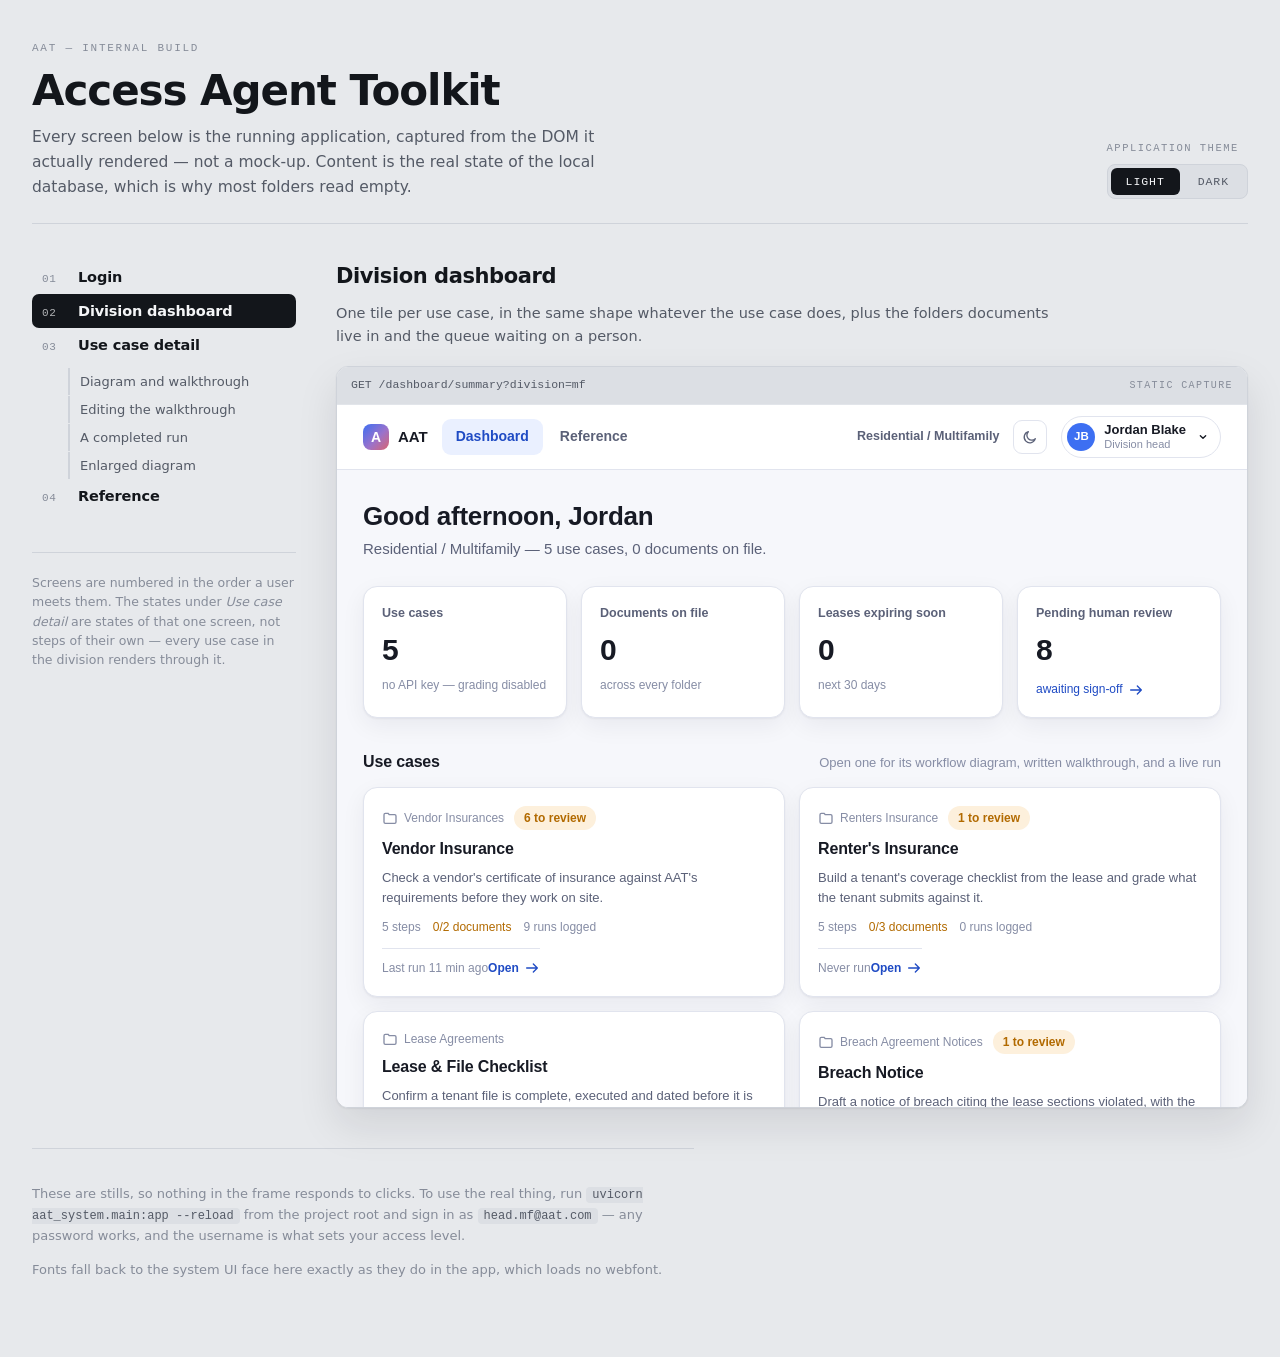
<file: aat-screens.html>
<!doctype html>
<html lang="en">
<head>
<meta charset="utf-8">
<meta name="viewport" content="width=device-width,initial-scale=1">
<title>Access Agent Toolkit</title>
<style>
  :root { color-scheme: light dark; }
  body { margin: 0; padding: 0;
         font: 14px -apple-system, BlinkMacSystemFont, "Segoe UI", sans-serif;
         background: #faf9f5; color: #141413; }
  img { max-width: 100%; }
</style>
</head>
<body>

<meta name="viewport" content="width=device-width, initial-scale=1" />

<style>
  /* The frame is deliberately monochrome. The only colour on this page comes
     from the application being shown, so the exhibit is never competing with
     its own chrome. */
  :root {
    --ground: #e7e9ec;
    --chrome: #ffffff;
    --sunken: #dcdfe4;
    --rule: #cfd3da;
    --rule-soft: #e2e5ea;
    --ink: #13161b;
    --ink-soft: #545a66;
    --ink-faint: #868c99;
    --inverse-ground: #13161b;
    --inverse-ink: #f4f5f7;
    --shadow: 0 1px 2px rgba(18, 22, 30, .06), 0 18px 40px rgba(18, 22, 30, .10);

    --mono: ui-monospace, "Cascadia Mono", "SF Mono", "Segoe UI Mono", "Roboto Mono", Menlo, monospace;
    --sans: system-ui, -apple-system, "Segoe UI", Roboto, Helvetica, Arial, sans-serif;
  }

  @media (prefers-color-scheme: dark) {
    :root:not([data-theme="light"]) {
      --ground: #0f1114;
      --chrome: #16181d;
      --sunken: #1b1e24;
      --rule: #262a31;
      --rule-soft: #1f232a;
      --ink: #eceef1;
      --ink-soft: #9ea5b1;
      --ink-faint: #6c7280;
      --inverse-ground: #eceef1;
      --inverse-ink: #13161b;
      --shadow: 0 1px 2px rgba(0, 0, 0, .4), 0 18px 40px rgba(0, 0, 0, .45);
    }
  }

  :root[data-theme="dark"] {
    --ground: #0f1114;
    --chrome: #16181d;
    --sunken: #1b1e24;
    --rule: #262a31;
    --rule-soft: #1f232a;
    --ink: #eceef1;
    --ink-soft: #9ea5b1;
    --ink-faint: #6c7280;
    --inverse-ground: #eceef1;
    --inverse-ink: #13161b;
    --shadow: 0 1px 2px rgba(0, 0, 0, .4), 0 18px 40px rgba(0, 0, 0, .45);
  }

  * { box-sizing: border-box; }

  body {
    margin: 0;
    background: var(--ground);
    color: var(--ink);
    font-family: var(--sans);
    font-size: 15px;
    line-height: 1.6;
    -webkit-font-smoothing: antialiased;
  }

  .wrap { max-width: 1500px; margin: 0 auto; padding: 40px 32px 64px; }

  /* ---- Header ---- */

  .masthead {
    display: flex; align-items: flex-end; justify-content: space-between;
    gap: 32px; flex-wrap: wrap;
    padding-bottom: 24px; border-bottom: 1px solid var(--rule);
  }
  .eyebrow {
    font-family: var(--mono); font-size: 11px; letter-spacing: .16em;
    text-transform: uppercase; color: var(--ink-faint); margin: 0 0 10px;
  }
  h1 {
    margin: 0; font-size: clamp(28px, 3.6vw, 42px); line-height: 1.08;
    letter-spacing: -.025em; font-weight: 620; text-wrap: balance;
  }
  .dek { margin: 12px 0 0; max-width: 62ch; color: var(--ink-soft); font-size: 15.5px; }

  .controls { display: flex; flex-direction: column; gap: 8px; align-items: flex-start; }
  .controls-label {
    font-family: var(--mono); font-size: 10.5px; letter-spacing: .14em;
    text-transform: uppercase; color: var(--ink-faint);
  }
  .segmented {
    display: inline-flex; padding: 3px; gap: 3px;
    background: var(--sunken); border: 1px solid var(--rule); border-radius: 8px;
  }
  .segmented button {
    font-family: var(--mono); font-size: 11.5px; letter-spacing: .08em; text-transform: uppercase;
    padding: 7px 15px; border: none; border-radius: 6px; cursor: pointer;
    background: transparent; color: var(--ink-soft);
  }
  .segmented button:hover { color: var(--ink); }
  .segmented button[aria-pressed="true"] { background: var(--inverse-ground); color: var(--inverse-ink); }

  /* ---- Body: rail + stage ---- */

  .layout {
    display: grid; grid-template-columns: 264px minmax(0, 1fr);
    gap: 40px; margin-top: 36px; align-items: start;
  }

  .rail { position: sticky; top: 28px; display: flex; flex-direction: column; gap: 26px; }
  .rail-group { display: flex; flex-direction: column; gap: 2px; }
  .rail-step {
    display: grid; grid-template-columns: 26px 1fr; gap: 10px; align-items: baseline;
    width: 100%; text-align: left; padding: 9px 10px; border-radius: 7px;
    border: none; background: transparent; color: var(--ink); cursor: pointer; font-family: var(--sans);
  }
  .rail-step:hover { background: var(--sunken); }
  .rail-step[aria-current="true"] { background: var(--inverse-ground); color: var(--inverse-ink); }
  .rail-num {
    font-family: var(--mono); font-size: 11px; letter-spacing: .06em;
    color: var(--ink-faint); font-variant-numeric: tabular-nums;
  }
  .rail-step[aria-current="true"] .rail-num { color: var(--inverse-ink); opacity: .7; }
  .rail-name { font-size: 14.5px; font-weight: 550; letter-spacing: -.01em; }

  /* Sub-states are states of screen 03, not steps of their own — so they are
     nested and unnumbered rather than continuing the sequence. */
  .rail-sub { display: flex; flex-direction: column; gap: 1px; margin: 4px 0 0 36px; }
  .rail-substep {
    text-align: left; padding: 6px 10px; border-radius: 6px; border: none;
    background: transparent; cursor: pointer; font-family: var(--sans);
    font-size: 13px; color: var(--ink-soft);
    border-left: 2px solid var(--rule); border-radius: 0 6px 6px 0;
  }
  .rail-substep:hover { color: var(--ink); background: var(--sunken); }
  .rail-substep[aria-current="true"] {
    color: var(--ink); font-weight: 600; border-left-color: var(--ink);
  }

  .rail-note {
    font-size: 12.5px; color: var(--ink-faint); line-height: 1.55;
    padding-top: 20px; border-top: 1px solid var(--rule);
  }
  .rail-note code {
    font-family: var(--mono); font-size: 11.5px; color: var(--ink-soft);
    background: var(--sunken); padding: 1px 5px; border-radius: 4px;
  }

  /* ---- Stage ---- */

  .stage { min-width: 0; display: flex; flex-direction: column; gap: 18px; }
  .caption { display: flex; flex-direction: column; gap: 8px; }
  .caption h2 { margin: 0; font-size: 21px; letter-spacing: -.02em; font-weight: 620; }
  .caption p { margin: 0; color: var(--ink-soft); max-width: 78ch; font-size: 14.5px; }

  .frame {
    background: var(--chrome); border: 1px solid var(--rule);
    border-radius: 12px; overflow: hidden; box-shadow: var(--shadow);
  }
  .frame-bar {
    display: flex; align-items: center; justify-content: space-between; gap: 16px;
    padding: 9px 14px; border-bottom: 1px solid var(--rule-soft); background: var(--sunken);
  }
  .frame-route {
    font-family: var(--mono); font-size: 11.5px; color: var(--ink-soft);
    overflow: hidden; text-overflow: ellipsis; white-space: nowrap;
  }
  .frame-tag {
    font-family: var(--mono); font-size: 10px; letter-spacing: .14em; text-transform: uppercase;
    color: var(--ink-faint); flex: none;
  }
  .stage-host {
    display: block; width: 100%; height: min(78vh, 900px); min-height: 540px;
    border: 0; background: var(--chrome);
    overflow: auto; position: relative; isolation: isolate;
  }

  .footnote {
    margin-top: 40px; padding-top: 22px; border-top: 1px solid var(--rule);
    color: var(--ink-faint); font-size: 13px; max-width: 80ch;
  }
  .footnote code {
    font-family: var(--mono); font-size: 12px; color: var(--ink-soft);
    background: var(--sunken); padding: 1px 6px; border-radius: 4px;
  }
  .footnote p + p { margin-top: 10px; }

  :focus-visible { outline: 2px solid var(--ink); outline-offset: 2px; }

  @media (prefers-reduced-motion: reduce) {
    * { animation: none !important; transition: none !important; }
  }

  @media (max-width: 940px) {
    .wrap { padding: 28px 18px 48px; }
    .layout { grid-template-columns: 1fr; gap: 26px; }
    .rail { position: static; }
    .stage-host { height: 70vh; min-height: 460px; }
  }
</style>

<div class="wrap">
  <header class="masthead">
    <div>
      <p class="eyebrow">AAT — internal build</p>
      <h1>Access Agent Toolkit</h1>
      <p class="dek">
        Every screen below is the running application, captured from the DOM it actually
        rendered — not a mock-up. Content is the real state of the local database, which is
        why most folders read empty.
      </p>
    </div>
    <div class="controls">
      <span class="controls-label" id="theme-label">Application theme</span>
      <div class="segmented" role="group" aria-labelledby="theme-label">
        <button type="button" data-theme-btn="light" aria-pressed="true">Light</button>
        <button type="button" data-theme-btn="dark" aria-pressed="false">Dark</button>
      </div>
    </div>
  </header>

  <div class="layout">
    <nav class="rail" aria-label="Screens">
      <div id="rail"></div>
      <p class="rail-note">
        Screens are numbered in the order a user meets them. The states under
        <em>Use case detail</em> are states of that one screen, not steps of their own —
        every use case in the division renders through it.
      </p>
    </nav>

    <main class="stage">
      <div class="caption">
        <h2 id="cap-title">—</h2>
        <p id="cap-blurb"></p>
      </div>
      <div class="frame">
        <div class="frame-bar">
          <span class="frame-route" id="frame-route"></span>
          <span class="frame-tag">Static capture</span>
        </div>
        <div id="stage-frame" class="stage-host" role="group" aria-label="Application screen"></div>
      </div>
    </main>
  </div>

  <footer class="footnote">
    <p>
      These are stills, so nothing in the frame responds to clicks. To use the real thing,
      run <code>uvicorn aat_system.main:app --reload</code> from the project root and sign in
      as <code>head.mf@aat.com</code> — any password works, and the username is what sets your
      access level.
    </p>
    <p>
      Fonts fall back to the system UI face here exactly as they do in the app, which loads no
      webfont.
    </p>
  </footer>
</div>

<script type="application/json" id="screens-data">{"css": "/* AAT \u2014 Access Agent Toolkit\n * Light-first tokens, with dark redefined under [data-theme=\"dark\"].\n */\n\n:host {\n  --bg: #f6f7fb;\n  --bg-raised: #ffffff;\n  --bg-sunken: #eef0f7;\n  --border: #e1e4ee;\n  --border-strong: #cdd2e2;\n  --text: #171a24;\n  --text-soft: #5b6178;\n  --text-faint: #868da5;\n  --accent: #3d6ff2;\n  --accent-soft: #eaf0ff;\n  --accent-text: #1f4bc4;\n  --ok: #17845a;\n  --ok-soft: #e2f5ec;\n  --warn: #b26a00;\n  --warn-soft: #fdf0dc;\n  --bad: #c3392f;\n  --bad-soft: #fdeae8;\n  --shadow: 0 1px 2px rgba(16, 24, 48, 0.05), 0 8px 24px rgba(16, 24, 48, 0.06);\n  --shadow-lg: 0 12px 48px rgba(16, 24, 48, 0.18);\n  --radius: 14px;\n  --radius-sm: 9px;\n\n  /* Step kinds \u2014 the colour coding shared by diagram, narrative and reference */\n  --k-intake: #3d6ff2;\n  --k-analysis: #8b5cf6;\n  --k-decision: #d97706;\n  --k-human: #0d9488;\n  --k-record: #16a34a;\n  --k-note: #7c8398;\n}\n\n:host([data-theme='dark']) {\n  --bg: #0e1017;\n  --bg-raised: #171a24;\n  --bg-sunken: #10131c;\n  --border: #262b39;\n  --border-strong: #363d51;\n  --text: #eef0f6;\n  --text-soft: #a7aec4;\n  --text-faint: #767d95;\n  --accent: #6b93ff;\n  --accent-soft: #1b2540;\n  --accent-text: #a8c0ff;\n  --ok: #4ade80;\n  --ok-soft: #16281f;\n  --warn: #f5b342;\n  --warn-soft: #2c2314;\n  --bad: #f87171;\n  --bad-soft: #2e1a19;\n  --shadow: 0 1px 2px rgba(0, 0, 0, 0.3), 0 8px 24px rgba(0, 0, 0, 0.35);\n  --shadow-lg: 0 12px 48px rgba(0, 0, 0, 0.6);\n\n  --k-intake: #6b93ff;\n  --k-analysis: #a78bfa;\n  --k-decision: #fbbf24;\n  --k-human: #2dd4bf;\n  --k-record: #4ade80;\n  --k-note: #8b93ab;\n}\n\n* { box-sizing: border-box; }\n\n.appbody {\n  margin: 0;\n  background: var(--bg);\n  color: var(--text);\n  font-family: 'Inter', -apple-system, BlinkMacSystemFont, 'Segoe UI', Roboto, Helvetica, Arial, sans-serif;\n  font-size: 15px;\n  line-height: 1.55;\n  -webkit-font-smoothing: antialiased;\n}\n\n.appbody.no-scroll { overflow: hidden; }\n\nh1, h2, h3, h4 { margin: 0; line-height: 1.25; font-weight: 650; letter-spacing: -0.01em; }\np { margin: 0; }\nul, ol { margin: 0; padding: 0; list-style: none; }\na { color: var(--accent-text); text-decoration: none; }\na:hover { text-decoration: underline; }\n\n.hidden { display: none !important; }\n.muted { color: var(--text-faint); }\n.ok { color: var(--ok); }\n.warn { color: var(--warn); }\n\n.sr-only {\n  position: absolute; width: 1px; height: 1px; padding: 0; margin: -1px;\n  overflow: hidden; clip: rect(0 0 0 0); white-space: nowrap; border: 0;\n}\n\n.icon { width: 16px; height: 16px; flex: none; vertical-align: -3px; }\n\n/* ---------------- Buttons and controls ---------------- */\n\n.btn {\n  display: inline-flex; align-items: center; justify-content: center; gap: 7px;\n  padding: 9px 16px; border-radius: var(--radius-sm); border: 1px solid transparent;\n  font: inherit; font-weight: 550; cursor: pointer; transition: background .15s, border-color .15s, opacity .15s;\n  white-space: nowrap;\n}\n.btn:disabled { opacity: .45; cursor: not-allowed; }\n.btn-primary { background: var(--accent); color: #fff; }\n.btn-primary:hover:not(:disabled) { filter: brightness(1.08); }\n.btn-secondary { background: var(--bg-raised); color: var(--text); border-color: var(--border-strong); }\n.btn-secondary:hover:not(:disabled) { background: var(--bg-sunken); }\n.btn-text { background: none; color: var(--text-soft); padding: 6px 10px; }\n.btn-text:hover:not(:disabled) { background: var(--bg-sunken); color: var(--text); }\n.btn-sm { padding: 6px 12px; font-size: 13px; }\n.btn-block { width: 100%; }\n\n.icon-btn {\n  display: inline-grid; place-items: center; width: 34px; height: 34px;\n  border-radius: var(--radius-sm); border: 1px solid var(--border);\n  background: var(--bg-raised); color: var(--text-soft); cursor: pointer;\n}\n.icon-btn:hover { color: var(--text); }\n:host([data-theme='dark']) .theme-icon-moon { display: none; }\n:host([data-theme='light']) .theme-icon-sun, :host(:not([data-theme='dark'])) .theme-icon-sun { display: none; }\n\n.field { display: flex; flex-direction: column; gap: 5px; min-width: 0; }\n.field label { font-size: 12px; font-weight: 600; color: var(--text-soft); }\n.field .opt { font-weight: 400; color: var(--text-faint); }\ninput[type='text'], input[type='password'], input:not([type]), select, textarea {\n  width: 100%; padding: 9px 12px; font: inherit; color: var(--text);\n  background: var(--bg-raised); border: 1px solid var(--border-strong);\n  border-radius: var(--radius-sm); outline: none;\n}\ninput:focus, select:focus, textarea:focus { border-color: var(--accent); box-shadow: 0 0 0 3px var(--accent-soft); }\ntextarea { resize: vertical; font-family: inherit; }\n\n.pill {\n  display: inline-flex; align-items: center; gap: 5px; padding: 3px 10px;\n  border-radius: 999px; font-size: 12px; font-weight: 600;\n  background: var(--bg-sunken); color: var(--text-soft);\n}\n.pill-idle { background: var(--bg-sunken); color: var(--text-faint); }\n.pill-running { background: var(--accent-soft); color: var(--accent-text); }\n.pill-ok { background: var(--ok-soft); color: var(--ok); }\n.pill-warn { background: var(--warn-soft); color: var(--warn); }\n.pill-error { background: var(--bad-soft); color: var(--bad); }\n.pill-quiet { background: var(--bg-sunken); color: var(--text-faint); }\n\n.chip {\n  display: inline-flex; align-items: center; gap: 6px; padding: 4px 11px;\n  border-radius: 999px; font-size: 12.5px; font-weight: 550;\n  background: var(--accent-soft); color: var(--accent-text);\n}\n.chip-quiet { background: var(--bg-sunken); color: var(--text-soft); }\n\n.empty, .loading { color: var(--text-faint); font-size: 14px; padding: 14px 0; }\n.notice {\n  background: var(--warn-soft); color: var(--warn); padding: 10px 14px;\n  border-radius: var(--radius-sm); font-size: 13.5px; margin-bottom: 18px;\n}\n\n.panel {\n  background: var(--bg-raised); border: 1px solid var(--border);\n  border-radius: var(--radius); padding: 20px; box-shadow: var(--shadow);\n}\n.panel-head {\n  display: flex; align-items: center; justify-content: space-between;\n  gap: 12px; margin-bottom: 14px; flex-wrap: wrap;\n}\n.panel-head h2 { font-size: 15px; }\n.panel-head-actions { display: flex; gap: 6px; flex-wrap: wrap; }\n.panel-hint { font-size: 12.5px; color: var(--text-faint); margin-bottom: 14px; }\n.ws-count { font-size: 12.5px; color: var(--text-faint); }\n\n/* ---------------- 1. Login ---------------- */\n\n.login-screen { min-height: 100vh; display: grid; place-items: center; padding: 24px; }\n.login-card {\n  width: 100%; max-width: 440px; background: var(--bg-raised);\n  border: 1px solid var(--border); border-radius: 20px; padding: 34px;\n  box-shadow: var(--shadow-lg);\n}\n.login-brand { text-align: center; margin-bottom: 26px; }\n.login-brand h1 { font-size: 24px; margin-top: 14px; }\n.login-brand p { color: var(--text-soft); font-size: 14px; margin-top: 6px; }\n.logo-mark {\n  width: 52px; height: 52px; margin: 0 auto; border-radius: 15px;\n  display: grid; place-items: center; font-weight: 700; font-size: 24px; color: #fff;\n  background: linear-gradient(135deg, #3d6ff2, #9b72cb 55%, #d96570);\n}\n.logo-mark.small { width: 26px; height: 26px; border-radius: 8px; font-size: 14px; }\n\n.division-picker { display: grid; grid-template-columns: 1fr 1fr; gap: 10px; margin-bottom: 22px; }\n.division-option {\n  display: flex; flex-direction: column; align-items: flex-start; gap: 3px;\n  padding: 14px; border-radius: var(--radius-sm); cursor: pointer; font: inherit;\n  background: var(--bg-sunken); border: 1.5px solid var(--border); color: var(--text);\n  text-align: left;\n}\n.division-option .d-icon { color: var(--text-faint); margin-bottom: 4px; }\n.division-option .d-title { font-weight: 600; font-size: 13.5px; }\n.division-option .d-sub { font-size: 11.5px; color: var(--text-faint); }\n.division-option.selected {\n  border-color: var(--accent); background: var(--accent-soft);\n}\n.division-option.selected .d-icon, .division-option.selected .d-title { color: var(--accent-text); }\n\n#login-form { display: flex; flex-direction: column; gap: 14px; }\n.login-error { color: var(--bad); font-size: 13px; min-height: 18px; }\n.login-hint { font-size: 12px; color: var(--text-faint); line-height: 1.6; }\n.login-hint code {\n  background: var(--bg-sunken); padding: 1px 5px; border-radius: 5px; font-size: 11.5px;\n}\n\n/* ---------------- App shell ---------------- */\n\n.app-nav {\n  position: sticky; top: 0; z-index: 30;\n  display: flex; align-items: center; justify-content: space-between; gap: 16px;\n  padding: 11px 26px; background: var(--bg-raised); border-bottom: 1px solid var(--border);\n}\n.app-nav-left, .app-nav-right { display: flex; align-items: center; gap: 14px; }\n.nav-brand {\n  display: flex; align-items: center; gap: 9px; font-weight: 700; font-size: 15px;\n  background: none; border: none; color: var(--text); cursor: pointer; padding: 0; font-family: inherit;\n}\n.nav-tabs { display: flex; gap: 3px; }\n.nav-tab {\n  padding: 7px 14px; border-radius: var(--radius-sm); border: none; background: none;\n  font: inherit; font-weight: 550; font-size: 14px; color: var(--text-soft); cursor: pointer;\n}\n.nav-tab:hover { background: var(--bg-sunken); color: var(--text); }\n.nav-tab.active { background: var(--accent-soft); color: var(--accent-text); }\n.division-badge { font-size: 12.5px; color: var(--text-soft); font-weight: 550; }\n\n.user-menu { position: relative; }\n.user-chip-btn {\n  display: flex; align-items: center; gap: 9px; padding: 5px 9px 5px 5px;\n  border-radius: 999px; border: 1px solid var(--border); background: var(--bg-raised);\n  cursor: pointer; font: inherit; color: var(--text);\n}\n.user-chip-btn:hover { background: var(--bg-sunken); }\n.avatar {\n  display: grid; place-items: center; width: 28px; height: 28px; border-radius: 50%;\n  background: var(--accent); color: #fff; font-size: 11.5px; font-weight: 650;\n}\n.avatar.large { width: 54px; height: 54px; font-size: 19px; }\n.user-chip-text { display: flex; flex-direction: column; line-height: 1.25; text-align: left; }\n.user-chip-text span:first-child { font-size: 13px; font-weight: 600; }\n.user-chip-text span:last-child { font-size: 11px; color: var(--text-faint); }\n.user-dropdown {\n  position: absolute; right: 0; top: calc(100% + 8px); min-width: 210px; padding: 6px;\n  background: var(--bg-raised); border: 1px solid var(--border);\n  border-radius: var(--radius-sm); box-shadow: var(--shadow-lg); z-index: 40;\n}\n.ud-item {\n  display: flex; align-items: center; gap: 9px; width: 100%; padding: 9px 11px;\n  border: none; background: none; border-radius: 7px; cursor: pointer;\n  font: inherit; font-size: 13.5px; color: var(--text); text-align: left;\n}\n.ud-item:hover { background: var(--bg-sunken); }\n.ud-sep { height: 1px; background: var(--border); margin: 5px 0; }\n\n.app-main { max-width: 1320px; margin: 0 auto; padding: 30px 26px 70px; }\n\n.page-head { margin-bottom: 26px; }\n.page-head h1 { font-size: 26px; }\n.page-head p { color: var(--text-soft); margin-top: 5px; }\n\n.section-heading {\n  display: flex; align-items: baseline; justify-content: space-between;\n  gap: 14px; margin: 34px 0 14px; flex-wrap: wrap;\n}\n.section-heading h2 { font-size: 16px; }\n.section-heading p { font-size: 13px; color: var(--text-faint); }\n.sh-actions { display: flex; align-items: center; gap: 12px; }\n\n/* ---------------- 2. Dashboard ---------------- */\n\n.stat-grid { display: grid; grid-template-columns: repeat(4, 1fr); gap: 14px; }\n.stat-tile {\n  background: var(--bg-raised); border: 1px solid var(--border); border-radius: var(--radius);\n  padding: 17px 18px; box-shadow: var(--shadow); text-align: left; font: inherit; color: var(--text);\n}\n.stat-tile-action { cursor: pointer; }\n.stat-tile-action:hover { border-color: var(--accent); }\n.stat-label { font-size: 12.5px; color: var(--text-soft); font-weight: 550; }\n.stat-value { font-size: 30px; font-weight: 680; letter-spacing: -0.02em; margin: 3px 0; }\n.stat-note { font-size: 12px; color: var(--text-faint); }\n.stat-note-link { color: var(--accent-text); display: inline-flex; align-items: center; gap: 5px; }\n\n.usecase-grid { display: grid; grid-template-columns: repeat(auto-fill, minmax(310px, 1fr)); gap: 14px; }\n.usecase-tile {\n  display: flex; flex-direction: column; gap: 9px; text-align: left; cursor: pointer;\n  background: var(--bg-raised); border: 1px solid var(--border); border-radius: var(--radius);\n  padding: 18px; box-shadow: var(--shadow); font: inherit; color: var(--text);\n  transition: border-color .15s, transform .15s;\n}\n.usecase-tile:hover { border-color: var(--accent); transform: translateY(-2px); }\n.ut-top { display: flex; align-items: center; justify-content: space-between; gap: 10px; }\n.ut-folder { font-size: 12px; color: var(--text-faint); display: inline-flex; align-items: center; gap: 6px; }\n.usecase-tile h3 { font-size: 16px; }\n.usecase-tile p { font-size: 13px; color: var(--text-soft); flex: 1; }\n.ut-meta { display: flex; flex-wrap: wrap; gap: 12px; font-size: 12px; color: var(--text-faint); }\n.ut-meta .ok { color: var(--ok); }\n.ut-meta .warn { color: var(--warn); }\n.ut-foot {\n  display: flex; align-items: center; justify-content: space-between;\n  border-top: 1px solid var(--border); padding-top: 10px; margin-top: 3px;\n  font-size: 12px; color: var(--text-faint);\n}\n.ut-open { color: var(--accent-text); font-weight: 600; display: inline-flex; align-items: center; gap: 5px; }\n\n.folder-grid { display: grid; grid-template-columns: repeat(auto-fill, minmax(190px, 1fr)); gap: 12px; }\n.folder-tile {\n  display: flex; flex-direction: column; gap: 3px; padding: 15px; text-align: left; cursor: pointer;\n  background: var(--bg-raised); border: 1px solid var(--border); border-radius: var(--radius);\n  font: inherit; color: var(--text);\n}\n.folder-tile:hover, .folder-tile.active { border-color: var(--accent); }\n.folder-tile.active { background: var(--accent-soft); }\n.ft-icon { color: var(--text-faint); margin-bottom: 4px; }\n.ft-name { font-weight: 600; font-size: 13.5px; }\n.ft-count { font-size: 12.5px; color: var(--text-soft); }\n.ft-when { font-size: 11.5px; color: var(--text-faint); }\n\n.folder-docs { margin-top: 14px; }\n.fd-head { display: flex; align-items: center; justify-content: space-between; gap: 14px; flex-wrap: wrap; margin-bottom: 12px; }\n.fd-head h3 { font-size: 15px; }\n.fd-actions { display: flex; align-items: center; gap: 10px; }\n.fd-search input { min-width: 220px; }\n\n.doclist { display: flex; flex-direction: column; gap: 2px; }\n.doclist li { display: flex; align-items: flex-start; gap: 10px; padding: 9px 0; border-bottom: 1px solid var(--border); }\n.doclist li:last-child { border-bottom: none; }\n.doclist li > .icon { margin-top: 3px; color: var(--text-faint); }\n.doclist li.present > .icon { color: var(--ok); }\n.doclist li.absent > .icon { color: var(--bad); }\n.dl-text { display: flex; flex-direction: column; min-width: 0; }\n.dl-text > span:first-child, .dl-text a { font-size: 13.5px; font-weight: 550; }\n.dl-text > span:last-child { font-size: 12px; color: var(--text-faint); }\n\n/* ---------------- Approvals ---------------- */\n\n.approval-groups { display: flex; flex-direction: column; gap: 12px; }\n.approval-group {\n  background: var(--bg-raised); border: 1px solid var(--border);\n  border-radius: var(--radius); box-shadow: var(--shadow); overflow: hidden;\n}\n.approval-group summary {\n  display: flex; align-items: center; gap: 12px; padding: 14px 18px;\n  cursor: pointer; list-style: none; font-weight: 600;\n}\n.approval-group summary::-webkit-details-marker { display: none; }\n.ag-title { flex: 1; }\n.ag-count {\n  background: var(--warn-soft); color: var(--warn); border-radius: 999px;\n  padding: 1px 9px; font-size: 12px;\n}\n.ag-open { font-size: 12.5px; color: var(--accent-text); font-weight: 550; }\n.ag-open:hover { text-decoration: underline; }\n\n.approval { padding: 15px 18px; border-top: 1px solid var(--border); }\n.ap-head { display: flex; align-items: center; gap: 10px; flex-wrap: wrap; }\n.ap-ref { font-family: ui-monospace, SFMono-Regular, Menlo, monospace; font-size: 12px; color: var(--text-faint); }\n.ap-subject { font-weight: 600; font-size: 14px; }\n.ap-when { margin-left: auto; font-size: 12px; color: var(--text-faint); }\n.ap-where { font-size: 12px; color: var(--text-faint); margin-top: 3px; }\n.ap-reason { font-size: 13.5px; color: var(--text-soft); margin-top: 7px; }\n.ap-missing { margin-top: 9px; display: flex; flex-direction: column; gap: 4px; }\n.ap-missing li { font-size: 12.5px; color: var(--bad); display: flex; align-items: center; gap: 7px; }\n.ap-actions { display: flex; align-items: center; gap: 9px; margin-top: 13px; }\n.ap-note { font-size: 12px; color: var(--text-faint); }\n\n/* ---------------- 3. Use case detail ---------------- */\n\n.uc-bar {\n  display: flex; gap: 5px; overflow-x: auto; padding: 5px; margin-bottom: 20px;\n  background: var(--bg-raised); border: 1px solid var(--border); border-radius: var(--radius);\n  position: sticky; top: 58px; z-index: 20; box-shadow: var(--shadow);\n}\n.uc-bar-item {\n  display: inline-flex; align-items: center; gap: 7px; padding: 8px 14px; white-space: nowrap;\n  border: none; background: none; border-radius: var(--radius-sm); cursor: pointer;\n  font: inherit; font-size: 13.5px; font-weight: 550; color: var(--text-soft);\n}\n.uc-bar-item:hover { background: var(--bg-sunken); color: var(--text); }\n.uc-bar-item.active { background: var(--accent); color: #fff; }\n.uc-bar-ref { margin-left: auto; color: var(--text-faint); }\n.ucb-badge {\n  background: var(--warn-soft); color: var(--warn); border-radius: 999px;\n  padding: 0 7px; font-size: 11px; font-weight: 650;\n}\n.uc-bar-item.active .ucb-badge { background: rgba(255, 255, 255, .25); color: #fff; }\n\n.uc-head {\n  display: flex; align-items: flex-end; justify-content: space-between;\n  gap: 18px; margin-bottom: 18px; flex-wrap: wrap;\n}\n.uc-back { margin-bottom: 6px; margin-left: -10px; }\n.uc-head h1 { font-size: 25px; }\n.uc-head p { color: var(--text-soft); margin-top: 5px; max-width: 70ch; }\n.uc-head-meta { display: flex; gap: 8px; flex-wrap: wrap; }\n\n/* The 2/3 + 1/3 split the whole product is built around */\n.uc-body { display: grid; grid-template-columns: 2fr 1fr; gap: 16px; align-items: start; }\n\n/* ---- Diagram ---- */\n\n.diagram {\n  display: flex; flex-wrap: wrap; align-items: stretch;\n  column-gap: 0; row-gap: 14px;\n  padding: 8px 0; min-height: 180px;\n}\n.node {\n  flex: 1 1 150px; min-width: 140px; display: flex; flex-direction: column; gap: 7px;\n  padding: 14px; border-radius: var(--radius-sm);\n  border: 1.5px solid var(--kind-color, var(--border-strong));\n  background: var(--bg-raised); position: relative;\n  border-left-width: 5px; transition: box-shadow .2s, transform .2s;\n}\n.node-top { display: flex; align-items: center; justify-content: space-between; gap: 8px; }\n.node-index {\n  display: grid; place-items: center; width: 21px; height: 21px; border-radius: 50%;\n  background: var(--kind-color, var(--text-faint)); color: #fff; font-size: 11.5px; font-weight: 700;\n}\n.node-kind {\n  font-size: 10.5px; font-weight: 700; letter-spacing: .05em; text-transform: uppercase;\n  color: var(--kind-color, var(--text-faint));\n}\n.node-title { font-size: 13.5px; font-weight: 600; line-height: 1.35; }\n.node-status { font-size: 11.5px; color: var(--text-faint); min-height: 15px; }\n\n.node.running { box-shadow: 0 0 0 3px var(--accent-soft); transform: translateY(-2px); }\n.node.running .node-status::after { content: 'running\u2026'; color: var(--accent-text); font-weight: 600; }\n.node.done .node-status::after { content: '\u2713 done'; color: var(--ok); font-weight: 600; }\n.node.blocked { border-color: var(--warn); }\n.node.blocked .node-status::after { content: '! needs attention'; color: var(--warn); font-weight: 600; }\n\n.connector { flex: 0 0 26px; align-self: center; height: 2px; background: var(--border-strong); position: relative; }\n.connector::after {\n  content: ''; position: absolute; right: 0; top: 50%; transform: translateY(-50%);\n  border-left: 6px solid var(--border-strong);\n  border-top: 4px solid transparent; border-bottom: 4px solid transparent;\n}\n\n.kind-intake { --kind-color: var(--k-intake); }\n.kind-analysis { --kind-color: var(--k-analysis); }\n.kind-decision { --kind-color: var(--k-decision); }\n.kind-human { --kind-color: var(--k-human); }\n.kind-record { --kind-color: var(--k-record); }\n.kind-note { --kind-color: var(--k-note); }\n\n.diagram-legend { display: flex; flex-wrap: wrap; gap: 8px; margin-top: 12px; }\n.legend-item {\n  display: inline-flex; align-items: center; gap: 6px; font-size: 11.5px; font-weight: 600;\n  color: var(--text-soft); text-transform: uppercase; letter-spacing: .04em;\n}\n.legend-item::before {\n  content: ''; width: 10px; height: 10px; border-radius: 3px; background: var(--kind-color);\n}\n\n/* ---- Narrative ---- */\n\n.narrative { display: flex; flex-direction: column; gap: 12px; }\n.narr-step {\n  border-left: 3px solid var(--kind-color, var(--border-strong));\n  padding: 2px 0 2px 14px;\n}\n.narr-step header { display: flex; align-items: center; gap: 9px; flex-wrap: wrap; }\n.narr-index {\n  display: grid; place-items: center; width: 20px; height: 20px; border-radius: 50%;\n  background: var(--kind-color, var(--text-faint)); color: #fff; font-size: 11px; font-weight: 700; flex: none;\n}\n.narr-step h3 { font-size: 14px; flex: 1; min-width: 0; }\n.narr-kind {\n  font-size: 10.5px; font-weight: 700; letter-spacing: .05em; text-transform: uppercase;\n  color: var(--kind-color, var(--text-faint));\n}\n.narr-summary { font-size: 13px; color: var(--text-soft); margin-top: 5px; }\n.narr-step ul { margin-top: 6px; display: flex; flex-direction: column; gap: 4px; }\n.narr-step li {\n  font-size: 12.5px; color: var(--text-soft); padding-left: 13px; position: relative; line-height: 1.5;\n}\n.narr-step li::before {\n  content: ''; position: absolute; left: 0; top: 8px; width: 4px; height: 4px;\n  border-radius: 50%; background: var(--kind-color, var(--text-faint));\n}\n\n.narr-edit { display: flex; flex-direction: column; gap: 8px; }\n.narr-edit header { gap: 7px; }\n.narr-edit .ne-title { flex: 1; min-width: 90px; font-weight: 600; }\n.narr-edit .ne-kind { width: auto; flex: none; padding: 6px 8px; font-size: 12px; }\n.narr-edit input, .narr-edit textarea { font-size: 12.5px; }\n.ne-actions { display: flex; gap: 2px; flex-wrap: wrap; }\n.ne-remove { color: var(--bad); }\n\n/* ---- Run footer ---- */\n\n.uc-run { margin-top: 16px; }\n.run-controls {\n  display: grid; grid-template-columns: 160px 120px 1fr auto; gap: 12px; align-items: end;\n}\n.filepick {\n  display: flex; align-items: center; gap: 9px; width: 100%; padding: 9px 12px;\n  border: 1px dashed var(--border-strong); border-radius: var(--radius-sm);\n  background: var(--bg-sunken); color: var(--text-soft); cursor: pointer; font: inherit;\n  font-size: 13px; text-align: left; overflow: hidden;\n}\n.filepick:hover { border-color: var(--accent); color: var(--text); }\n.filepick span { overflow: hidden; text-overflow: ellipsis; white-space: nowrap; }\n.btn-run { padding: 10px 22px; }\n.run-hint { font-size: 12px; color: var(--text-faint); margin-top: 10px; }\n\n.run-status { margin-top: 18px; }\n.run-progress { height: 6px; border-radius: 999px; background: var(--bg-sunken); overflow: hidden; }\n.run-progress span { display: block; height: 100%; width: 0; background: var(--accent); transition: width .35s ease; }\n.run-status-text { font-size: 13px; color: var(--text-soft); margin-top: 9px; font-weight: 550; }\n\n.run-log {\n  margin-top: 12px; max-height: 260px; overflow-y: auto;\n  background: var(--bg-sunken); border-radius: var(--radius-sm); padding: 4px 14px;\n}\n.run-log:empty { display: none; }\n.log-line { font-size: 12.5px; color: var(--text-soft); padding: 9px 0; border-bottom: 1px solid var(--border); }\n.log-line:last-child { border-bottom: none; }\n.log-line strong { color: var(--text); margin-right: 6px; }\n.log-line ul { margin-top: 5px; display: flex; flex-direction: column; gap: 3px; }\n.log-line li { padding-left: 12px; position: relative; color: var(--text-faint); }\n.log-line li::before { content: '\u00b7'; position: absolute; left: 3px; }\n.log-line.warn strong { color: var(--warn); }\n.log-line.bad { color: var(--bad); }\n\n.run-outcome {\n  margin-top: 16px; border: 1px solid var(--border); border-radius: var(--radius);\n  padding: 16px; background: var(--bg-sunken);\n}\n.outcome-head { display: flex; align-items: center; gap: 10px; }\n.outcome-head h3 { font-size: 15px; }\n.outcome-head.ok { color: var(--ok); }\n.outcome-head.warn { color: var(--warn); }\n.outcome-block { margin-top: 14px; }\n.outcome-block h4 { font-size: 12.5px; text-transform: uppercase; letter-spacing: .05em; color: var(--text-faint); }\n.outcome-block p { font-size: 13.5px; color: var(--text-soft); margin-top: 6px; }\n.outcome-block > ul { margin-top: 7px; display: flex; flex-direction: column; gap: 4px; }\n.outcome-block > ul > li { font-size: 13px; color: var(--text-soft); padding-left: 14px; position: relative; }\n.outcome-block > ul > li::before { content: '\u2014'; position: absolute; left: 0; color: var(--text-faint); }\n.outcome-error { margin-top: 12px; font-size: 13px; color: var(--bad); }\n\n.findings { margin-top: 10px; display: flex; flex-direction: column; gap: 7px; }\n.finding {\n  display: grid; grid-template-columns: 92px 1fr; gap: 4px 10px; align-items: start;\n  padding: 9px 11px; border-radius: var(--radius-sm); background: var(--bg-raised);\n  border-left: 3px solid var(--text-faint);\n}\n.finding.f-met { border-left-color: var(--ok); }\n.finding.f-not_met { border-left-color: var(--bad); }\n.finding.f-unclear { border-left-color: var(--warn); }\n.f-status { font-size: 11px; font-weight: 700; text-transform: uppercase; letter-spacing: .04em; color: var(--text-faint); }\n.f-met .f-status { color: var(--ok); }\n.f-not_met .f-status { color: var(--bad); }\n.f-unclear .f-status { color: var(--warn); }\n.f-req { font-size: 13px; }\n.f-evidence { grid-column: 2; font-size: 12px; color: var(--text-faint); font-style: italic; }\n.fields { display: flex; flex-wrap: wrap; gap: 8px; margin-top: 12px; }\n.fields span {\n  font-size: 12px; background: var(--bg-raised); border: 1px solid var(--border);\n  padding: 4px 10px; border-radius: 999px;\n}\n.fields em { color: var(--text-faint); font-style: normal; margin-right: 5px; }\n\n/* ---- State panels under the run ---- */\n\n.uc-state { display: grid; grid-template-columns: repeat(3, 1fr); gap: 16px; margin-top: 16px; }\n.rec-summary { display: flex; gap: 18px; flex-wrap: wrap; }\n.rec-summary div { display: flex; flex-direction: column; }\n.rec-summary strong { font-size: 16px; font-weight: 650; }\n.rec-summary span { font-size: 11.5px; color: var(--text-faint); }\n.rec-rows { margin-top: 14px; display: flex; flex-direction: column; gap: 2px; }\n.rec-rows li {\n  display: flex; align-items: center; gap: 9px; padding: 7px 0;\n  border-bottom: 1px solid var(--border); font-size: 12.5px;\n}\n.rec-rows li:last-child { border-bottom: none; }\n.rec-outcome { font-size: 11px; font-weight: 650; padding: 1px 8px; border-radius: 999px; background: var(--bg-sunken); color: var(--text-soft); }\n.rec-cleared, .rec-signed_off { background: var(--ok-soft); color: var(--ok); }\n.rec-queued_for_review, .rec-sent_back { background: var(--warn-soft); color: var(--warn); }\n.rec-subject { flex: 1; min-width: 0; overflow: hidden; text-overflow: ellipsis; white-space: nowrap; }\n.rec-when { color: var(--text-faint); font-size: 11.5px; }\n\n.file-list { margin-top: 14px; display: flex; flex-direction: column; gap: 2px; }\n.file-list li { display: flex; align-items: center; gap: 9px; padding: 8px 0; border-bottom: 1px solid var(--border); font-size: 13px; }\n.file-list li:last-child { border-bottom: none; }\n.file-list .icon { color: var(--text-faint); }\n.file-list span { margin-left: auto; font-size: 11.5px; color: var(--text-faint); }\n\n/* ---- Full-screen diagram overlay ---- */\n\n.overlay {\n  position: fixed; inset: 0; z-index: 60; background: var(--bg);\n  display: flex; flex-direction: column;\n}\n.overlay-bar {\n  display: flex; align-items: center; justify-content: space-between; gap: 16px;\n  padding: 16px 26px; border-bottom: 1px solid var(--border); background: var(--bg-raised);\n}\n.overlay-bar h2 { font-size: 16px; }\n.overlay-body { flex: 1; overflow: auto; padding: 40px 32px; display: flex; flex-direction: column; justify-content: center; }\n.diagram-large .node { flex-basis: 220px; padding: 22px; gap: 10px; }\n.diagram-large .node-title { font-size: 16px; }\n.diagram-large .connector { flex-basis: 40px; }\n.overlay-body .diagram-legend { justify-content: center; margin-top: 28px; }\n\n/* ---------------- 4. Reference ---------------- */\n\n.ref-card {\n  background: var(--bg-raised); border: 1px solid var(--border); border-radius: var(--radius);\n  padding: 20px; box-shadow: var(--shadow); margin-bottom: 14px;\n}\n.ref-card-head { display: flex; align-items: flex-start; justify-content: space-between; gap: 16px; flex-wrap: wrap; }\n.ref-card-head h3 { font-size: 16px; }\n.ref-card-head p { font-size: 13.5px; color: var(--text-soft); margin-top: 4px; max-width: 70ch; }\n.ref-card-actions { display: flex; gap: 6px; }\n.ref-meta { display: flex; flex-wrap: wrap; gap: 16px; margin-top: 12px; font-size: 12px; color: var(--text-faint); }\n.ref-meta .warn { color: var(--warn); font-weight: 600; }\n.ref-steps { display: grid; grid-template-columns: repeat(auto-fit, minmax(180px, 1fr)); gap: 10px; margin-top: 16px; }\n.ref-steps li {\n  border-left: 3px solid var(--kind-color, var(--border-strong)); padding: 2px 0 2px 11px;\n  display: flex; flex-direction: column; gap: 3px;\n}\n.ref-steps strong { font-size: 13px; }\n.ref-steps span { font-size: 12px; color: var(--text-faint); }\n.ref-rubric { margin-top: 16px; border-top: 1px solid var(--border); padding-top: 12px; }\n.ref-rubric summary { font-size: 12.5px; color: var(--text-soft); cursor: pointer; font-weight: 550; }\n.ref-rubric ul { margin-top: 9px; display: flex; flex-direction: column; gap: 5px; }\n.ref-rubric li { font-size: 12.5px; color: var(--text-soft); padding-left: 14px; position: relative; }\n.ref-rubric li::before { content: '\u00b7'; position: absolute; left: 4px; }\n\n.kind-grid { display: grid; grid-template-columns: repeat(auto-fit, minmax(190px, 1fr)); gap: 12px; }\n.kind-card {\n  background: var(--bg-raised); border: 1px solid var(--border);\n  border-left: 5px solid var(--kind-color); border-radius: var(--radius); padding: 14px 16px;\n}\n.kind-card h4 { font-size: 13px; color: var(--kind-color); text-transform: uppercase; letter-spacing: .05em; }\n.kind-card p { font-size: 12.5px; color: var(--text-soft); margin-top: 5px; }\n\n.glossary { display: grid; grid-template-columns: repeat(auto-fit, minmax(300px, 1fr)); gap: 12px; }\n.glossary-entry {\n  background: var(--bg-raised); border: 1px solid var(--border);\n  border-radius: var(--radius); padding: 15px 17px;\n}\n.glossary-entry dt { font-weight: 650; font-size: 13.5px; }\n.glossary-entry dd { margin: 5px 0 0; font-size: 12.5px; color: var(--text-soft); line-height: 1.55; }\n\n/* ---------------- Profile and admin ---------------- */\n\n.profile-grid { display: grid; grid-template-columns: 1.2fr 1fr 1fr; gap: 16px; align-items: start; }\n.profile-id { display: flex; gap: 16px; align-items: center; }\n.profile-id h2 { font-size: 18px; }\n.profile-id p { font-size: 13px; color: var(--text-faint); margin: 2px 0 8px; }\n.profile-id .chip { margin-right: 5px; }\n.profile-desc { font-size: 13.5px; color: var(--text-soft); margin-top: 16px; }\n.meter { margin-top: 16px; }\n.meter-bar { height: 7px; border-radius: 999px; background: var(--bg-sunken); overflow: hidden; }\n.meter-bar span { display: block; height: 100%; background: var(--accent); }\n.meter > span { font-size: 12px; color: var(--text-faint); margin-top: 7px; display: block; }\n\n.perm-list { display: flex; flex-direction: column; gap: 6px; }\n.perm-list li { display: flex; align-items: center; gap: 9px; font-size: 13px; }\n.perm-list .granted { color: var(--text); }\n.perm-list .granted .icon { color: var(--ok); }\n.perm-list .denied { color: var(--text-faint); }\n.perm-list .denied .icon { color: var(--text-faint); }\n\n.table-scroll { overflow-x: auto; }\n.data-table { width: 100%; border-collapse: collapse; font-size: 13px; }\n.data-table th {\n  text-align: left; font-size: 11.5px; text-transform: uppercase; letter-spacing: .05em;\n  color: var(--text-faint); padding: 9px 12px; border-bottom: 1px solid var(--border); white-space: nowrap;\n}\n.data-table td { padding: 9px 12px; border-bottom: 1px solid var(--border); }\n.data-table tr:last-child td { border-bottom: none; }\n.data-table select { padding: 5px 8px; font-size: 12.5px; }\n\n.role-grid { display: grid; grid-template-columns: repeat(auto-fit, minmax(230px, 1fr)); gap: 14px; }\n.role-card { border: 1px solid var(--border); border-radius: var(--radius); padding: 14px 16px; }\n.role-card h4 { font-size: 13.5px; display: flex; justify-content: space-between; gap: 8px; }\n.role-card h4 span { font-size: 11px; color: var(--text-faint); font-weight: 500; }\n.role-card p { font-size: 12.5px; color: var(--text-soft); margin: 6px 0 10px; }\n.role-card li { font-size: 12px; color: var(--text-soft); display: flex; align-items: center; gap: 7px; padding: 2px 0; }\n.role-card .icon { width: 13px; height: 13px; color: var(--ok); }\n\n#view-admin .panel + .panel, #view-profile .panel + .panel { margin-top: 16px; }\n#admin-body .panel + .panel { margin-top: 16px; }\n\n/* ---------------- Toasts ---------------- */\n\n.toast-wrap { position: fixed; right: 22px; bottom: 22px; z-index: 80; display: flex; flex-direction: column; gap: 9px; }\n.toast {\n  padding: 11px 16px; border-radius: var(--radius-sm); background: var(--bg-raised);\n  border: 1px solid var(--border); box-shadow: var(--shadow-lg); font-size: 13.5px;\n  opacity: 0; transform: translateY(10px); transition: opacity .25s, transform .25s; max-width: 380px;\n}\n.toast.show { opacity: 1; transform: translateY(0); }\n.toast-ok { border-left: 3px solid var(--ok); }\n.toast-error { border-left: 3px solid var(--bad); }\n\n/* ---------------- Responsive ---------------- */\n\n@media (max-width: 1080px) {\n  .uc-body { grid-template-columns: 1fr; }\n  .uc-state { grid-template-columns: 1fr; }\n  .profile-grid { grid-template-columns: 1fr; }\n  .stat-grid { grid-template-columns: repeat(2, 1fr); }\n  .run-controls { grid-template-columns: 1fr 1fr; }\n  .btn-run { grid-column: 1 / -1; }\n}\n\n@media (max-width: 680px) {\n  .app-nav { padding: 10px 14px; flex-wrap: wrap; }\n  .app-main { padding: 22px 14px 60px; }\n  .stat-grid { grid-template-columns: 1fr; }\n  .run-controls { grid-template-columns: 1fr; }\n  .user-chip-text { display: none; }\n  .division-picker { grid-template-columns: 1fr; }\n  .connector { display: none; }\n  .node { flex-basis: 100%; }\n  .uc-bar { top: 0; }\n}\n", "screens": [{"id": "login", "label": "Login", "blurb": "Company, then a division. The division scopes every folder, use case and record from here on.", "body": "\n\n    <!-- Inline SVG icon sprite -->\n    <svg xmlns=\"http://www.w3.org/2000/svg\" class=\"hidden\" aria-hidden=\"true\">\n      <symbol id=\"i-folder\" viewBox=\"0 0 24 24\"><path d=\"M3 7a2 2 0 0 1 2-2h4l2 2h8a2 2 0 0 1 2 2v9a2 2 0 0 1-2 2H5a2 2 0 0 1-2-2V7z\" fill=\"none\" stroke=\"currentColor\" stroke-width=\"2\" stroke-linejoin=\"round\"></path></symbol>\n      <symbol id=\"i-file\" viewBox=\"0 0 24 24\"><path d=\"M6 3h8l4 4v14a1 1 0 0 1-1 1H6a1 1 0 0 1-1-1V4a1 1 0 0 1 1-1z\" fill=\"none\" stroke=\"currentColor\" stroke-width=\"2\" stroke-linejoin=\"round\"></path><path d=\"M14 3v5h5\" fill=\"none\" stroke=\"currentColor\" stroke-width=\"2\" stroke-linejoin=\"round\"></path></symbol>\n      <symbol id=\"i-check\" viewBox=\"0 0 24 24\"><path d=\"M5 13l4 4 10-10\" fill=\"none\" stroke=\"currentColor\" stroke-width=\"2.4\" stroke-linecap=\"round\" stroke-linejoin=\"round\"></path></symbol>\n      <symbol id=\"i-x\" viewBox=\"0 0 24 24\"><path d=\"M6 6l12 12M18 6L6 18\" stroke=\"currentColor\" stroke-width=\"2.4\" stroke-linecap=\"round\"></path></symbol>\n      <symbol id=\"i-upload\" viewBox=\"0 0 24 24\"><path d=\"M12 16V5m0 0l-4 4m4-4l4 4\" fill=\"none\" stroke=\"currentColor\" stroke-width=\"2\" stroke-linecap=\"round\" stroke-linejoin=\"round\"></path><path d=\"M4 17v2a2 2 0 0 0 2 2h12a2 2 0 0 0 2-2v-2\" fill=\"none\" stroke=\"currentColor\" stroke-width=\"2\" stroke-linecap=\"round\"></path></symbol>\n      <symbol id=\"i-search\" viewBox=\"0 0 24 24\"><circle cx=\"11\" cy=\"11\" r=\"6\" fill=\"none\" stroke=\"currentColor\" stroke-width=\"2\"></circle><path d=\"M20 20l-4.2-4.2\" stroke=\"currentColor\" stroke-width=\"2\" stroke-linecap=\"round\"></path></symbol>\n      <symbol id=\"i-moon\" viewBox=\"0 0 24 24\"><path d=\"M20 14.5A8.5 8.5 0 1 1 9.5 4 7 7 0 0 0 20 14.5z\" fill=\"none\" stroke=\"currentColor\" stroke-width=\"2\" stroke-linejoin=\"round\"></path></symbol>\n      <symbol id=\"i-sun\" viewBox=\"0 0 24 24\"><circle cx=\"12\" cy=\"12\" r=\"4\" fill=\"none\" stroke=\"currentColor\" stroke-width=\"2\"></circle><path d=\"M12 2v2m0 16v2M2 12h2m16 0h2M4.9 4.9l1.4 1.4m11.4 11.4l1.4 1.4M4.9 19.1l1.4-1.4M17.7 6.3l1.4-1.4\" stroke=\"currentColor\" stroke-width=\"2\" stroke-linecap=\"round\"></path></symbol>\n      <symbol id=\"i-building\" viewBox=\"0 0 24 24\"><rect x=\"5\" y=\"3\" width=\"14\" height=\"18\" rx=\"1.5\" fill=\"none\" stroke=\"currentColor\" stroke-width=\"2\"></rect><path d=\"M9 7h2m2 0h2M9 11h2m2 0h2M9 15h2m2 0h2\" stroke=\"currentColor\" stroke-width=\"2\" stroke-linecap=\"round\"></path></symbol>\n      <symbol id=\"i-store\" viewBox=\"0 0 24 24\"><path d=\"M4 9l1.4-4.5A1 1 0 0 1 6.4 4h11.2a1 1 0 0 1 1 .5L20 9\" fill=\"none\" stroke=\"currentColor\" stroke-width=\"2\" stroke-linejoin=\"round\"></path><path d=\"M4 9h16v10a1 1 0 0 1-1 1H5a1 1 0 0 1-1-1V9z\" fill=\"none\" stroke=\"currentColor\" stroke-width=\"2\" stroke-linejoin=\"round\"></path><path d=\"M9 20v-6h6v6\" fill=\"none\" stroke=\"currentColor\" stroke-width=\"2\" stroke-linejoin=\"round\"></path></symbol>\n      <symbol id=\"i-arrow-right\" viewBox=\"0 0 24 24\"><path d=\"M4 12h16m0 0l-6-6m6 6l-6 6\" fill=\"none\" stroke=\"currentColor\" stroke-width=\"2\" stroke-linecap=\"round\" stroke-linejoin=\"round\"></path></symbol>\n      <symbol id=\"i-arrow-left\" viewBox=\"0 0 24 24\"><path d=\"M20 12H4m0 0l6-6m-6 6l6 6\" fill=\"none\" stroke=\"currentColor\" stroke-width=\"2\" stroke-linecap=\"round\" stroke-linejoin=\"round\"></path></symbol>\n      <symbol id=\"i-play\" viewBox=\"0 0 24 24\"><path d=\"M7 4.8v14.4L19.5 12 7 4.8z\" fill=\"currentColor\"></path></symbol>\n      <symbol id=\"i-chevron\" viewBox=\"0 0 24 24\"><path d=\"M8 10l4 4 4-4\" fill=\"none\" stroke=\"currentColor\" stroke-width=\"2\" stroke-linecap=\"round\" stroke-linejoin=\"round\"></path></symbol>\n      <symbol id=\"i-user\" viewBox=\"0 0 24 24\"><circle cx=\"12\" cy=\"8\" r=\"3.6\" fill=\"none\" stroke=\"currentColor\" stroke-width=\"2\"></circle><path d=\"M4.5 20a7.5 7.5 0 0 1 15 0\" fill=\"none\" stroke=\"currentColor\" stroke-width=\"2\" stroke-linecap=\"round\"></path></symbol>\n      <symbol id=\"i-gear\" viewBox=\"0 0 24 24\"><circle cx=\"12\" cy=\"12\" r=\"3.2\" fill=\"none\" stroke=\"currentColor\" stroke-width=\"2\"></circle><path d=\"M12 2.8l1.4 2.5 2.8-.5.6 2.8 2.5 1.4-1.4 2.5 1.4 2.5-2.5 1.4-.6 2.8-2.8-.5L12 21.2l-1.4-2.5-2.8.5-.6-2.8-2.5-1.4L6.1 12 4.7 9.5l2.5-1.4.6-2.8 2.8.5L12 2.8z\" fill=\"none\" stroke=\"currentColor\" stroke-width=\"1.7\" stroke-linejoin=\"round\"></path></symbol>\n      <symbol id=\"i-download\" viewBox=\"0 0 24 24\"><path d=\"M12 4v11m0 0l-4-4m4 4l4-4\" fill=\"none\" stroke=\"currentColor\" stroke-width=\"2\" stroke-linecap=\"round\" stroke-linejoin=\"round\"></path><path d=\"M4 17v2a2 2 0 0 0 2 2h12a2 2 0 0 0 2-2v-2\" fill=\"none\" stroke=\"currentColor\" stroke-width=\"2\" stroke-linecap=\"round\"></path></symbol>\n      <symbol id=\"i-pencil\" viewBox=\"0 0 24 24\"><path d=\"M4 20l4-1 10-10-3-3L5 16l-1 4z\" fill=\"none\" stroke=\"currentColor\" stroke-width=\"2\" stroke-linejoin=\"round\"></path><path d=\"M14.5 5.5l3 3\" stroke=\"currentColor\" stroke-width=\"2\" stroke-linecap=\"round\"></path></symbol>\n      <symbol id=\"i-book\" viewBox=\"0 0 24 24\"><path d=\"M4 5.2A2 2 0 0 1 6 3.5h5V20H6a2 2 0 0 0-2 1.5V5.2z\" fill=\"none\" stroke=\"currentColor\" stroke-width=\"2\" stroke-linejoin=\"round\"></path><path d=\"M20 5.2a2 2 0 0 0-2-1.7h-5V20h5a2 2 0 0 1 2 1.5V5.2z\" fill=\"none\" stroke=\"currentColor\" stroke-width=\"2\" stroke-linejoin=\"round\"></path></symbol>\n      <symbol id=\"i-expand\" viewBox=\"0 0 24 24\"><path d=\"M4 9V4h5M20 15v5h-5M20 9V4h-5M4 15v5h5\" fill=\"none\" stroke=\"currentColor\" stroke-width=\"2\" stroke-linecap=\"round\" stroke-linejoin=\"round\"></path></symbol>\n      <symbol id=\"i-plus\" viewBox=\"0 0 24 24\"><path d=\"M12 5v14M5 12h14\" stroke=\"currentColor\" stroke-width=\"2.2\" stroke-linecap=\"round\"></path></symbol>\n      <symbol id=\"i-grid\" viewBox=\"0 0 24 24\"><rect x=\"4\" y=\"4\" width=\"7\" height=\"7\" rx=\"1.5\" fill=\"none\" stroke=\"currentColor\" stroke-width=\"2\"></rect><rect x=\"13\" y=\"4\" width=\"7\" height=\"7\" rx=\"1.5\" fill=\"none\" stroke=\"currentColor\" stroke-width=\"2\"></rect><rect x=\"4\" y=\"13\" width=\"7\" height=\"7\" rx=\"1.5\" fill=\"none\" stroke=\"currentColor\" stroke-width=\"2\"></rect><rect x=\"13\" y=\"13\" width=\"7\" height=\"7\" rx=\"1.5\" fill=\"none\" stroke=\"currentColor\" stroke-width=\"2\"></rect></symbol>\n    </svg>\n\n    <!-- ============ 1. LANDING / LOGIN ============ -->\n    <section id=\"screen-login\" class=\"screen login-screen\">\n      <div class=\"login-card\">\n        <div class=\"login-brand\">\n          <div class=\"logo-mark\" aria-hidden=\"true\">A</div>\n          <h1>Access Agent Toolkit</h1>\n          <p>Asset &amp; lease workflows for AAT divisions</p>\n        </div>\n\n        <div class=\"division-picker\" id=\"division-picker\" role=\"radiogroup\" aria-label=\"Division\">\n          <button type=\"button\" class=\"division-option selected\" role=\"radio\" aria-checked=\"true\" data-division=\"mf\">\n            <svg class=\"icon d-icon\"><use href=\"#i-building\"></use></svg>\n            <span class=\"d-title\">Residential / Multifamily</span>\n            <span class=\"d-sub\">Phase 1</span>\n          </button>\n          <button type=\"button\" class=\"division-option\" role=\"radio\" aria-checked=\"false\" data-division=\"retail\">\n            <svg class=\"icon d-icon\"><use href=\"#i-store\"></use></svg>\n            <span class=\"d-title\">Office / Retail</span>\n            <span class=\"d-sub\">Phase 2</span>\n          </button>\n        </div>\n\n        <form id=\"login-form\" novalidate=\"\">\n          <div class=\"field\">\n            <label for=\"login-user\">Username</label>\n            <input id=\"login-user\" type=\"text\" autocomplete=\"username\" placeholder=\"you@aat.com\">\n          </div>\n          <div class=\"field\">\n            <label for=\"login-pass\">Password</label>\n            <input id=\"login-pass\" type=\"password\" autocomplete=\"current-password\" placeholder=\"\u2022\u2022\u2022\u2022\u2022\u2022\u2022\u2022\">\n          </div>\n          <p class=\"login-error\" id=\"login-error\" role=\"alert\"></p>\n          <button type=\"submit\" class=\"btn btn-primary btn-block\" id=\"login-submit\">Sign in</button>\n          <p class=\"login-hint\">\n            Prototype build \u2014 any password works. Your <strong>username sets your access level</strong>:\n            <code>admin@aat.com</code> (super user), <code>head.mf@aat.com</code> (division head),\n            <code>reviewer@aat.com</code>, <code>agent@aat.com</code>. Anything else is provisioned as an Agent.\n          </p>\n        </form>\n      </div>\n    </section>\n\n    <!-- ============ APP SHELL ============ -->\n    <div id=\"app\" class=\"hidden\">\n      <header class=\"app-nav\">\n        <div class=\"app-nav-left\">\n          <button class=\"nav-brand\" id=\"brand-home\"><div class=\"logo-mark small\" aria-hidden=\"true\">A</div> AAT</button>\n          <nav class=\"nav-tabs\" aria-label=\"Primary\">\n            <button class=\"nav-tab active\" data-target=\"dashboard\">Dashboard</button>\n            <button class=\"nav-tab\" data-target=\"reference\">Reference</button>\n          </nav>\n        </div>\n        <div class=\"app-nav-right\">\n          <span class=\"division-badge js-division-badge\">\u2014</span>\n          <button class=\"icon-btn\" id=\"theme-toggle\" aria-label=\"Toggle dark mode\">\n            <svg class=\"icon theme-icon-moon\"><use href=\"#i-moon\"></use></svg>\n            <svg class=\"icon theme-icon-sun\"><use href=\"#i-sun\"></use></svg>\n          </button>\n\n          <div class=\"user-menu\">\n            <button class=\"user-chip-btn\" id=\"user-menu-btn\" aria-haspopup=\"menu\" aria-expanded=\"false\">\n              <span class=\"avatar js-user-initials\" aria-hidden=\"true\">\u2014</span>\n              <span class=\"user-chip-text\">\n                <span class=\"js-user-name\">\u2014</span>\n                <span class=\"js-user-role\">\u2014</span>\n              </span>\n              <svg class=\"icon\"><use href=\"#i-chevron\"></use></svg>\n            </button>\n            <div class=\"user-dropdown hidden\" id=\"user-dropdown\" role=\"menu\">\n              <button class=\"ud-item\" data-target=\"profile\" role=\"menuitem\">\n                <svg class=\"icon\"><use href=\"#i-user\"></use></svg> Profile &amp; access\n              </button>\n              <button class=\"ud-item hidden\" id=\"ud-admin\" data-target=\"admin\" role=\"menuitem\">\n                <svg class=\"icon\"><use href=\"#i-gear\"></use></svg> Administration\n              </button>\n              <div class=\"ud-sep\"></div>\n              <button class=\"ud-item\" id=\"signout-btn\" role=\"menuitem\">\n                <svg class=\"icon\"><use href=\"#i-arrow-right\"></use></svg> Sign out\n              </button>\n            </div>\n          </div>\n        </div>\n      </header>\n\n      <!-- ============ 2. DIVISION DASHBOARD ============ -->\n      <main class=\"app-main view\" id=\"view-dashboard\">\n        <div class=\"page-head\">\n          <h1 id=\"dashboard-greeting\">Welcome</h1>\n          <p id=\"dashboard-subtitle\">Everything in your division, at a glance.</p>\n        </div>\n\n        <div class=\"stat-grid\">\n          <div class=\"stat-tile\">\n            <div class=\"stat-label\">Use cases</div>\n            <div class=\"stat-value\" id=\"stat-usecases\">0</div>\n            <div class=\"stat-note\" id=\"stat-usecases-note\">in this division</div>\n          </div>\n          <div class=\"stat-tile\">\n            <div class=\"stat-label\">Documents on file</div>\n            <div class=\"stat-value\" id=\"stat-documents\">0</div>\n            <div class=\"stat-note\">across every folder</div>\n          </div>\n          <div class=\"stat-tile\">\n            <div class=\"stat-label\">Leases expiring soon</div>\n            <div class=\"stat-value\" id=\"stat-leases\">0</div>\n            <div class=\"stat-note\">next 30 days</div>\n          </div>\n          <button class=\"stat-tile stat-tile-action\" id=\"stat-pending-tile\" aria-controls=\"approvals-section\">\n            <div class=\"stat-label\">Pending human review</div>\n            <div class=\"stat-value\" id=\"stat-pending\">0</div>\n            <div class=\"stat-note stat-note-link\">awaiting sign-off <svg class=\"icon\"><use href=\"#i-arrow-right\"></use></svg></div>\n          </button>\n        </div>\n\n        <!-- Use case tiles: one shape for every use case, whatever it does -->\n        <div class=\"section-heading\">\n          <h2>Use cases</h2>\n          <p>Open one for its workflow diagram, written walkthrough, and a live run</p>\n        </div>\n        <div class=\"usecase-grid\" id=\"usecase-grid\"></div>\n\n        <!-- Where the data lives -->\n        <div class=\"section-heading\">\n          <h2>Document folders</h2>\n          <p id=\"folder-subtitle\">The categories every use case reads from \u2014 pick one to see what is in it</p>\n        </div>\n        <div class=\"folder-grid\" id=\"folder-grid\"></div>\n        <section class=\"panel folder-docs hidden\" id=\"folder-docs\">\n          <div class=\"fd-head\">\n            <h3 id=\"fd-title\">Folder</h3>\n            <div class=\"fd-actions\">\n              <div class=\"field fd-search\">\n                <label for=\"folder-search\" class=\"sr-only\">Search filenames</label>\n                <input id=\"folder-search\" placeholder=\"Search filenames\u2026\">\n              </div>\n              <button class=\"btn btn-text btn-sm\" id=\"fd-close\">Close</button>\n            </div>\n          </div>\n          <div id=\"fd-body\"></div>\n        </section>\n\n        <section id=\"approvals-section\">\n          <div class=\"section-heading\">\n            <h2>Needs your approval</h2>\n            <div class=\"sh-actions\">\n              <p id=\"approvals-summary\">Grouped by use case</p>\n              <button class=\"btn btn-text btn-sm hidden\" id=\"clear-samples\">Clear sample cases</button>\n            </div>\n          </div>\n          <div class=\"approval-groups\" id=\"approval-groups\"></div>\n        </section>\n      </main>\n\n      <!-- ============ 3. USE CASE DETAIL ============ -->\n      <main class=\"app-main view hidden\" id=\"view-usecase\">\n        <!-- Persistent bar: jump straight to any other use case in the division -->\n        <nav class=\"uc-bar\" id=\"uc-bar\" aria-label=\"Use cases\"></nav>\n\n        <header class=\"uc-head\">\n          <div class=\"uc-head-text\">\n            <button class=\"btn btn-text btn-sm uc-back\" id=\"uc-back\">\n              <svg class=\"icon\"><use href=\"#i-arrow-left\"></use></svg> Dashboard\n            </button>\n            <h1 id=\"uc-title\">Use case</h1>\n            <p id=\"uc-purpose\"></p>\n          </div>\n          <div class=\"uc-head-meta\">\n            <span class=\"chip\" id=\"uc-folder-chip\"></span>\n            <span class=\"chip chip-quiet\" id=\"uc-updated\"></span>\n          </div>\n        </header>\n\n        <div class=\"uc-body\">\n          <!-- LEFT 2/3: the workflow diagram -->\n          <section class=\"panel uc-diagram-panel\">\n            <div class=\"panel-head\">\n              <h2>Workflow</h2>\n              <button class=\"btn btn-secondary btn-sm\" id=\"diagram-expand\">\n                <svg class=\"icon\"><use href=\"#i-expand\"></use></svg> Enlarge\n              </button>\n            </div>\n            <div class=\"diagram\" id=\"uc-diagram\"></div>\n            <div class=\"diagram-legend\" id=\"uc-legend\"></div>\n          </section>\n\n          <!-- RIGHT 1/3: the narrative, one section per node -->\n          <section class=\"panel uc-narrative-panel\">\n            <div class=\"panel-head\">\n              <h2>Walkthrough</h2>\n              <div class=\"panel-head-actions\">\n                <button class=\"btn btn-secondary btn-sm\" id=\"narr-edit\">\n                  <svg class=\"icon\"><use href=\"#i-pencil\"></use></svg> Edit\n                </button>\n                <button class=\"btn btn-primary btn-sm hidden\" id=\"narr-save\">Save</button>\n                <button class=\"btn btn-text btn-sm hidden\" id=\"narr-cancel\">Cancel</button>\n                <button class=\"btn btn-text btn-sm hidden\" id=\"narr-reset\">Restore defaults</button>\n              </div>\n            </div>\n            <p class=\"panel-hint\" id=\"narr-hint\">\n              Each section below is a step in the diagram. Editing here rewrites the workflow itself.\n            </p>\n            <div class=\"narrative\" id=\"uc-narrative\"></div>\n            <button class=\"btn btn-secondary btn-block btn-sm hidden\" id=\"narr-add\">\n              <svg class=\"icon\"><use href=\"#i-plus\"></use></svg> Add a step\n            </button>\n          </section>\n        </div>\n\n        <!-- FOOTER: execution control -->\n        <section class=\"panel uc-run\">\n          <div class=\"panel-head\">\n            <h2>Run this use case</h2>\n            <span class=\"pill pill-idle\" id=\"run-pill\">Idle</span>\n          </div>\n\n          <div class=\"run-controls\">\n            <div class=\"field\">\n              <label for=\"run-property\">Property ID</label>\n              <input id=\"run-property\" placeholder=\"RES-014\">\n            </div>\n            <div class=\"field\">\n              <label for=\"run-unit\">Unit</label>\n              <input id=\"run-unit\" placeholder=\"12A\">\n            </div>\n            <div class=\"field field-file\">\n              <label for=\"run-file\">Document to grade <span class=\"opt\">(optional)</span></label>\n              <button type=\"button\" class=\"filepick\" id=\"run-filepick\">\n                <svg class=\"icon\"><use href=\"#i-upload\"></use></svg>\n                <span id=\"run-filename\">Attach a PDF, image, or text file</span>\n              </button>\n              <input id=\"run-file\" type=\"file\" class=\"hidden\">\n            </div>\n            <button class=\"btn btn-primary btn-run\" id=\"start-process\">\n              <svg class=\"icon\"><use href=\"#i-play\"></use></svg> Start process\n            </button>\n          </div>\n          <p class=\"run-hint\" id=\"run-hint\"></p>\n\n          <!-- Live status through the workflow's steps -->\n          <div class=\"run-status\" id=\"run-status\">\n            <div class=\"run-progress\"><span id=\"run-progress-fill\"></span></div>\n            <div class=\"run-status-text\" id=\"run-status-text\" aria-live=\"polite\">Not started.</div>\n          </div>\n\n          <div class=\"run-log\" id=\"run-log\" aria-live=\"polite\"></div>\n\n          <!-- Final outcome of the run -->\n          <div class=\"run-outcome hidden\" id=\"run-outcome\"></div>\n        </section>\n\n        <!-- What this use case has on file -->\n        <div class=\"uc-state\">\n          <section class=\"panel\">\n            <div class=\"panel-head\"><h2>Required documents</h2><span class=\"ws-count\" id=\"uc-doc-tally\"></span></div>\n            <ul class=\"doclist\" id=\"uc-docs\"></ul>\n          </section>\n          <section class=\"panel\">\n            <div class=\"panel-head\"><h2>Outstanding approvals</h2><span class=\"ws-count\" id=\"uc-ap-count\"></span></div>\n            <div id=\"uc-approvals\"></div>\n          </section>\n          <section class=\"panel\">\n            <div class=\"panel-head\"><h2>Record keeping</h2></div>\n            <div id=\"uc-records\"></div>\n            <ul class=\"file-list\" id=\"uc-record-files\"></ul>\n          </section>\n        </div>\n      </main>\n\n      <!-- Full-screen diagram overlay -->\n      <div class=\"overlay hidden\" id=\"diagram-overlay\" role=\"dialog\" aria-modal=\"true\" aria-label=\"Workflow diagram\">\n        <div class=\"overlay-bar\">\n          <h2 id=\"overlay-title\">Workflow</h2>\n          <button class=\"btn btn-secondary btn-sm\" id=\"diagram-close\">\n            <svg class=\"icon\"><use href=\"#i-x\"></use></svg> Close\n          </button>\n        </div>\n        <div class=\"overlay-body\">\n          <div class=\"diagram diagram-large\" id=\"overlay-diagram\"></div>\n          <div class=\"diagram-legend\" id=\"overlay-legend\"></div>\n        </div>\n      </div>\n\n      <!-- ============ 4. REFERENCE ============ -->\n      <main class=\"app-main view hidden\" id=\"view-reference\">\n        <div class=\"page-head\">\n          <h1>Reference</h1>\n          <p>What every use case in this division does, and the language they are all written in.</p>\n        </div>\n\n        <div class=\"section-heading\">\n          <h2>Use cases at a glance</h2>\n          <p>One row per use case \u2014 what it does, where it reads from, and where it stands</p>\n        </div>\n        <div id=\"ref-rollup\"></div>\n\n        <div class=\"section-heading\">\n          <h2>Step types</h2>\n          <p>The colour coding used in every workflow diagram</p>\n        </div>\n        <div class=\"kind-grid\" id=\"ref-kinds\"></div>\n\n        <div class=\"section-heading\">\n          <h2>Language and terminology</h2>\n          <p>Shared vocabulary \u2014 a term means the same thing in every use case narrative</p>\n        </div>\n        <div class=\"glossary\" id=\"ref-glossary\"></div>\n      </main>\n\n      <!-- ============ PROFILE ============ -->\n      <main class=\"app-main view hidden\" id=\"view-profile\">\n        <div class=\"page-head\">\n          <h1>Profile &amp; access</h1>\n          <p>What your account is allowed to do, and where those limits come from.</p>\n        </div>\n        <div id=\"profile-body\"></div>\n      </main>\n\n      <!-- ============ ADMIN ============ -->\n      <main class=\"app-main view hidden\" id=\"view-admin\">\n        <div class=\"page-head\">\n          <h1>Administration</h1>\n          <p>Manage who has access, what role they hold, and what that role grants.</p>\n        </div>\n        <div id=\"admin-body\"></div>\n      </main>\n    </div>\n\n    <div class=\"toast-wrap\" id=\"toast-wrap\" aria-live=\"polite\"></div>\n\n    \n  \n\n"}, {"id": "dashboard", "label": "Division dashboard", "blurb": "One tile per use case, in the same shape whatever the use case does, plus the folders documents live in and the queue waiting on a person.", "body": "\n\n    <!-- Inline SVG icon sprite -->\n    <svg xmlns=\"http://www.w3.org/2000/svg\" class=\"hidden\" aria-hidden=\"true\">\n      <symbol id=\"i-folder\" viewBox=\"0 0 24 24\"><path d=\"M3 7a2 2 0 0 1 2-2h4l2 2h8a2 2 0 0 1 2 2v9a2 2 0 0 1-2 2H5a2 2 0 0 1-2-2V7z\" fill=\"none\" stroke=\"currentColor\" stroke-width=\"2\" stroke-linejoin=\"round\"></path></symbol>\n      <symbol id=\"i-file\" viewBox=\"0 0 24 24\"><path d=\"M6 3h8l4 4v14a1 1 0 0 1-1 1H6a1 1 0 0 1-1-1V4a1 1 0 0 1 1-1z\" fill=\"none\" stroke=\"currentColor\" stroke-width=\"2\" stroke-linejoin=\"round\"></path><path d=\"M14 3v5h5\" fill=\"none\" stroke=\"currentColor\" stroke-width=\"2\" stroke-linejoin=\"round\"></path></symbol>\n      <symbol id=\"i-check\" viewBox=\"0 0 24 24\"><path d=\"M5 13l4 4 10-10\" fill=\"none\" stroke=\"currentColor\" stroke-width=\"2.4\" stroke-linecap=\"round\" stroke-linejoin=\"round\"></path></symbol>\n      <symbol id=\"i-x\" viewBox=\"0 0 24 24\"><path d=\"M6 6l12 12M18 6L6 18\" stroke=\"currentColor\" stroke-width=\"2.4\" stroke-linecap=\"round\"></path></symbol>\n      <symbol id=\"i-upload\" viewBox=\"0 0 24 24\"><path d=\"M12 16V5m0 0l-4 4m4-4l4 4\" fill=\"none\" stroke=\"currentColor\" stroke-width=\"2\" stroke-linecap=\"round\" stroke-linejoin=\"round\"></path><path d=\"M4 17v2a2 2 0 0 0 2 2h12a2 2 0 0 0 2-2v-2\" fill=\"none\" stroke=\"currentColor\" stroke-width=\"2\" stroke-linecap=\"round\"></path></symbol>\n      <symbol id=\"i-search\" viewBox=\"0 0 24 24\"><circle cx=\"11\" cy=\"11\" r=\"6\" fill=\"none\" stroke=\"currentColor\" stroke-width=\"2\"></circle><path d=\"M20 20l-4.2-4.2\" stroke=\"currentColor\" stroke-width=\"2\" stroke-linecap=\"round\"></path></symbol>\n      <symbol id=\"i-moon\" viewBox=\"0 0 24 24\"><path d=\"M20 14.5A8.5 8.5 0 1 1 9.5 4 7 7 0 0 0 20 14.5z\" fill=\"none\" stroke=\"currentColor\" stroke-width=\"2\" stroke-linejoin=\"round\"></path></symbol>\n      <symbol id=\"i-sun\" viewBox=\"0 0 24 24\"><circle cx=\"12\" cy=\"12\" r=\"4\" fill=\"none\" stroke=\"currentColor\" stroke-width=\"2\"></circle><path d=\"M12 2v2m0 16v2M2 12h2m16 0h2M4.9 4.9l1.4 1.4m11.4 11.4l1.4 1.4M4.9 19.1l1.4-1.4M17.7 6.3l1.4-1.4\" stroke=\"currentColor\" stroke-width=\"2\" stroke-linecap=\"round\"></path></symbol>\n      <symbol id=\"i-building\" viewBox=\"0 0 24 24\"><rect x=\"5\" y=\"3\" width=\"14\" height=\"18\" rx=\"1.5\" fill=\"none\" stroke=\"currentColor\" stroke-width=\"2\"></rect><path d=\"M9 7h2m2 0h2M9 11h2m2 0h2M9 15h2m2 0h2\" stroke=\"currentColor\" stroke-width=\"2\" stroke-linecap=\"round\"></path></symbol>\n      <symbol id=\"i-store\" viewBox=\"0 0 24 24\"><path d=\"M4 9l1.4-4.5A1 1 0 0 1 6.4 4h11.2a1 1 0 0 1 1 .5L20 9\" fill=\"none\" stroke=\"currentColor\" stroke-width=\"2\" stroke-linejoin=\"round\"></path><path d=\"M4 9h16v10a1 1 0 0 1-1 1H5a1 1 0 0 1-1-1V9z\" fill=\"none\" stroke=\"currentColor\" stroke-width=\"2\" stroke-linejoin=\"round\"></path><path d=\"M9 20v-6h6v6\" fill=\"none\" stroke=\"currentColor\" stroke-width=\"2\" stroke-linejoin=\"round\"></path></symbol>\n      <symbol id=\"i-arrow-right\" viewBox=\"0 0 24 24\"><path d=\"M4 12h16m0 0l-6-6m6 6l-6 6\" fill=\"none\" stroke=\"currentColor\" stroke-width=\"2\" stroke-linecap=\"round\" stroke-linejoin=\"round\"></path></symbol>\n      <symbol id=\"i-arrow-left\" viewBox=\"0 0 24 24\"><path d=\"M20 12H4m0 0l6-6m-6 6l6 6\" fill=\"none\" stroke=\"currentColor\" stroke-width=\"2\" stroke-linecap=\"round\" stroke-linejoin=\"round\"></path></symbol>\n      <symbol id=\"i-play\" viewBox=\"0 0 24 24\"><path d=\"M7 4.8v14.4L19.5 12 7 4.8z\" fill=\"currentColor\"></path></symbol>\n      <symbol id=\"i-chevron\" viewBox=\"0 0 24 24\"><path d=\"M8 10l4 4 4-4\" fill=\"none\" stroke=\"currentColor\" stroke-width=\"2\" stroke-linecap=\"round\" stroke-linejoin=\"round\"></path></symbol>\n      <symbol id=\"i-user\" viewBox=\"0 0 24 24\"><circle cx=\"12\" cy=\"8\" r=\"3.6\" fill=\"none\" stroke=\"currentColor\" stroke-width=\"2\"></circle><path d=\"M4.5 20a7.5 7.5 0 0 1 15 0\" fill=\"none\" stroke=\"currentColor\" stroke-width=\"2\" stroke-linecap=\"round\"></path></symbol>\n      <symbol id=\"i-gear\" viewBox=\"0 0 24 24\"><circle cx=\"12\" cy=\"12\" r=\"3.2\" fill=\"none\" stroke=\"currentColor\" stroke-width=\"2\"></circle><path d=\"M12 2.8l1.4 2.5 2.8-.5.6 2.8 2.5 1.4-1.4 2.5 1.4 2.5-2.5 1.4-.6 2.8-2.8-.5L12 21.2l-1.4-2.5-2.8.5-.6-2.8-2.5-1.4L6.1 12 4.7 9.5l2.5-1.4.6-2.8 2.8.5L12 2.8z\" fill=\"none\" stroke=\"currentColor\" stroke-width=\"1.7\" stroke-linejoin=\"round\"></path></symbol>\n      <symbol id=\"i-download\" viewBox=\"0 0 24 24\"><path d=\"M12 4v11m0 0l-4-4m4 4l4-4\" fill=\"none\" stroke=\"currentColor\" stroke-width=\"2\" stroke-linecap=\"round\" stroke-linejoin=\"round\"></path><path d=\"M4 17v2a2 2 0 0 0 2 2h12a2 2 0 0 0 2-2v-2\" fill=\"none\" stroke=\"currentColor\" stroke-width=\"2\" stroke-linecap=\"round\"></path></symbol>\n      <symbol id=\"i-pencil\" viewBox=\"0 0 24 24\"><path d=\"M4 20l4-1 10-10-3-3L5 16l-1 4z\" fill=\"none\" stroke=\"currentColor\" stroke-width=\"2\" stroke-linejoin=\"round\"></path><path d=\"M14.5 5.5l3 3\" stroke=\"currentColor\" stroke-width=\"2\" stroke-linecap=\"round\"></path></symbol>\n      <symbol id=\"i-book\" viewBox=\"0 0 24 24\"><path d=\"M4 5.2A2 2 0 0 1 6 3.5h5V20H6a2 2 0 0 0-2 1.5V5.2z\" fill=\"none\" stroke=\"currentColor\" stroke-width=\"2\" stroke-linejoin=\"round\"></path><path d=\"M20 5.2a2 2 0 0 0-2-1.7h-5V20h5a2 2 0 0 1 2 1.5V5.2z\" fill=\"none\" stroke=\"currentColor\" stroke-width=\"2\" stroke-linejoin=\"round\"></path></symbol>\n      <symbol id=\"i-expand\" viewBox=\"0 0 24 24\"><path d=\"M4 9V4h5M20 15v5h-5M20 9V4h-5M4 15v5h5\" fill=\"none\" stroke=\"currentColor\" stroke-width=\"2\" stroke-linecap=\"round\" stroke-linejoin=\"round\"></path></symbol>\n      <symbol id=\"i-plus\" viewBox=\"0 0 24 24\"><path d=\"M12 5v14M5 12h14\" stroke=\"currentColor\" stroke-width=\"2.2\" stroke-linecap=\"round\"></path></symbol>\n      <symbol id=\"i-grid\" viewBox=\"0 0 24 24\"><rect x=\"4\" y=\"4\" width=\"7\" height=\"7\" rx=\"1.5\" fill=\"none\" stroke=\"currentColor\" stroke-width=\"2\"></rect><rect x=\"13\" y=\"4\" width=\"7\" height=\"7\" rx=\"1.5\" fill=\"none\" stroke=\"currentColor\" stroke-width=\"2\"></rect><rect x=\"4\" y=\"13\" width=\"7\" height=\"7\" rx=\"1.5\" fill=\"none\" stroke=\"currentColor\" stroke-width=\"2\"></rect><rect x=\"13\" y=\"13\" width=\"7\" height=\"7\" rx=\"1.5\" fill=\"none\" stroke=\"currentColor\" stroke-width=\"2\"></rect></symbol>\n    </svg>\n\n    <!-- ============ 1. LANDING / LOGIN ============ -->\n    \n\n    <!-- ============ APP SHELL ============ -->\n    <div id=\"app\" class=\"\">\n      <header class=\"app-nav\">\n        <div class=\"app-nav-left\">\n          <button class=\"nav-brand\" id=\"brand-home\"><div class=\"logo-mark small\" aria-hidden=\"true\">A</div> AAT</button>\n          <nav class=\"nav-tabs\" aria-label=\"Primary\">\n            <button class=\"nav-tab active\" data-target=\"dashboard\">Dashboard</button>\n            <button class=\"nav-tab\" data-target=\"reference\">Reference</button>\n          </nav>\n        </div>\n        <div class=\"app-nav-right\">\n          <span class=\"division-badge js-division-badge\">Residential / Multifamily</span>\n          <button class=\"icon-btn\" id=\"theme-toggle\" aria-label=\"Toggle dark mode\">\n            <svg class=\"icon theme-icon-moon\"><use href=\"#i-moon\"></use></svg>\n            <svg class=\"icon theme-icon-sun\"><use href=\"#i-sun\"></use></svg>\n          </button>\n\n          <div class=\"user-menu\">\n            <button class=\"user-chip-btn\" id=\"user-menu-btn\" aria-haspopup=\"menu\" aria-expanded=\"false\">\n              <span class=\"avatar js-user-initials\" aria-hidden=\"true\">JB</span>\n              <span class=\"user-chip-text\">\n                <span class=\"js-user-name\">Jordan Blake</span>\n                <span class=\"js-user-role\">Division head</span>\n              </span>\n              <svg class=\"icon\"><use href=\"#i-chevron\"></use></svg>\n            </button>\n            <div class=\"user-dropdown hidden\" id=\"user-dropdown\" role=\"menu\">\n              <button class=\"ud-item\" data-target=\"profile\" role=\"menuitem\">\n                <svg class=\"icon\"><use href=\"#i-user\"></use></svg> Profile &amp; access\n              </button>\n              <button class=\"ud-item hidden\" id=\"ud-admin\" data-target=\"admin\" role=\"menuitem\">\n                <svg class=\"icon\"><use href=\"#i-gear\"></use></svg> Administration\n              </button>\n              <div class=\"ud-sep\"></div>\n              <button class=\"ud-item\" id=\"signout-btn\" role=\"menuitem\">\n                <svg class=\"icon\"><use href=\"#i-arrow-right\"></use></svg> Sign out\n              </button>\n            </div>\n          </div>\n        </div>\n      </header>\n\n      <!-- ============ 2. DIVISION DASHBOARD ============ -->\n      <main class=\"app-main view\" id=\"view-dashboard\">\n        <div class=\"page-head\">\n          <h1 id=\"dashboard-greeting\">Good afternoon, Jordan</h1>\n          <p id=\"dashboard-subtitle\">Residential / Multifamily \u2014 5 use cases, 0 documents on file.</p>\n        </div>\n\n        <div class=\"stat-grid\">\n          <div class=\"stat-tile\">\n            <div class=\"stat-label\">Use cases</div>\n            <div class=\"stat-value\" id=\"stat-usecases\">5</div>\n            <div class=\"stat-note\" id=\"stat-usecases-note\">no API key \u2014 grading disabled</div>\n          </div>\n          <div class=\"stat-tile\">\n            <div class=\"stat-label\">Documents on file</div>\n            <div class=\"stat-value\" id=\"stat-documents\">0</div>\n            <div class=\"stat-note\">across every folder</div>\n          </div>\n          <div class=\"stat-tile\">\n            <div class=\"stat-label\">Leases expiring soon</div>\n            <div class=\"stat-value\" id=\"stat-leases\">0</div>\n            <div class=\"stat-note\">next 30 days</div>\n          </div>\n          <button class=\"stat-tile stat-tile-action\" id=\"stat-pending-tile\" aria-controls=\"approvals-section\">\n            <div class=\"stat-label\">Pending human review</div>\n            <div class=\"stat-value\" id=\"stat-pending\">8</div>\n            <div class=\"stat-note stat-note-link\">awaiting sign-off <svg class=\"icon\"><use href=\"#i-arrow-right\"></use></svg></div>\n          </button>\n        </div>\n\n        <!-- Use case tiles: one shape for every use case, whatever it does -->\n        <div class=\"section-heading\">\n          <h2>Use cases</h2>\n          <p>Open one for its workflow diagram, written walkthrough, and a live run</p>\n        </div>\n        <div class=\"usecase-grid\" id=\"usecase-grid\">\n        <button class=\"usecase-tile\" data-workflow=\"vendor-insurance\">\n          <div class=\"ut-top\">\n            <span class=\"ut-folder\"><svg class=\"icon \"><use href=\"#i-folder\"></use></svg> Vendor Insurances</span>\n            <span class=\"pill pill-warn\">6 to review</span>\n          </div>\n          <h3>Vendor Insurance</h3>\n          <p>Check a vendor's certificate of insurance against AAT's requirements before they work on site.</p>\n          <div class=\"ut-meta\">\n            <span>5 steps</span>\n            <span class=\"warn\">\n              0/2 documents\n            </span>\n            <span>9 runs logged</span>\n          </div>\n          <div class=\"ut-foot\">\n            <span>Last run 11 min ago</span>\n            <span class=\"ut-open\">Open <svg class=\"icon \"><use href=\"#i-arrow-right\"></use></svg></span>\n          </div>\n        </button>\n        <button class=\"usecase-tile\" data-workflow=\"renters-insurance\">\n          <div class=\"ut-top\">\n            <span class=\"ut-folder\"><svg class=\"icon \"><use href=\"#i-folder\"></use></svg> Renters Insurance</span>\n            <span class=\"pill pill-warn\">1 to review</span>\n          </div>\n          <h3>Renter's Insurance</h3>\n          <p>Build a tenant's coverage checklist from the lease and grade what the tenant submits against it.</p>\n          <div class=\"ut-meta\">\n            <span>5 steps</span>\n            <span class=\"warn\">\n              0/3 documents\n            </span>\n            <span>0 runs logged</span>\n          </div>\n          <div class=\"ut-foot\">\n            <span>Never run</span>\n            <span class=\"ut-open\">Open <svg class=\"icon \"><use href=\"#i-arrow-right\"></use></svg></span>\n          </div>\n        </button>\n        <button class=\"usecase-tile\" data-workflow=\"lease-checklist\">\n          <div class=\"ut-top\">\n            <span class=\"ut-folder\"><svg class=\"icon \"><use href=\"#i-folder\"></use></svg> Lease Agreements</span>\n            \n          </div>\n          <h3>Lease &amp; File Checklist</h3>\n          <p>Confirm a tenant file is complete, executed and dated before it is archived.</p>\n          <div class=\"ut-meta\">\n            <span>5 steps</span>\n            <span class=\"warn\">\n              0/3 documents\n            </span>\n            <span>0 runs logged</span>\n          </div>\n          <div class=\"ut-foot\">\n            <span>Never run</span>\n            <span class=\"ut-open\">Open <svg class=\"icon \"><use href=\"#i-arrow-right\"></use></svg></span>\n          </div>\n        </button>\n        <button class=\"usecase-tile\" data-workflow=\"breach-notice\">\n          <div class=\"ut-top\">\n            <span class=\"ut-folder\"><svg class=\"icon \"><use href=\"#i-folder\"></use></svg> Breach Agreement Notices</span>\n            <span class=\"pill pill-warn\">1 to review</span>\n          </div>\n          <h3>Breach Notice</h3>\n          <p>Draft a notice of breach citing the lease sections violated, with the unit's prior history attached.</p>\n          <div class=\"ut-meta\">\n            <span>5 steps</span>\n            <span class=\"warn\">\n              0/3 documents\n            </span>\n            <span>0 runs logged</span>\n          </div>\n          <div class=\"ut-foot\">\n            <span>Never run</span>\n            <span class=\"ut-open\">Open <svg class=\"icon \"><use href=\"#i-arrow-right\"></use></svg></span>\n          </div>\n        </button>\n        <button class=\"usecase-tile\" data-workflow=\"security-report\">\n          <div class=\"ut-top\">\n            <span class=\"ut-folder\"><svg class=\"icon \"><use href=\"#i-folder\"></use></svg> Daily Activity Reports</span>\n            \n          </div>\n          <h3>Daily Activity Report</h3>\n          <p>Review a security report, log what was flagged, and raise anything that looks like a lease breach.</p>\n          <div class=\"ut-meta\">\n            <span>5 steps</span>\n            <span class=\"warn\">\n              0/1 documents\n            </span>\n            <span>1 runs logged</span>\n          </div>\n          <div class=\"ut-foot\">\n            <span>Last run 35 min ago</span>\n            <span class=\"ut-open\">Open <svg class=\"icon \"><use href=\"#i-arrow-right\"></use></svg></span>\n          </div>\n        </button></div>\n\n        <!-- Where the data lives -->\n        <div class=\"section-heading\">\n          <h2>Document folders</h2>\n          <p id=\"folder-subtitle\">The categories every use case reads from \u2014 pick one to see what is in it</p>\n        </div>\n        <div class=\"folder-grid\" id=\"folder-grid\">\n        <button class=\"folder-tile \" data-folder=\"Vendor Insurances\">\n          <svg class=\"icon ft-icon\"><use href=\"#i-folder\"></use></svg>\n          <span class=\"ft-name\">Vendor Insurances</span>\n          <span class=\"ft-count\">0 documents</span>\n          <span class=\"ft-when\">Empty</span>\n        </button>\n        <button class=\"folder-tile \" data-folder=\"Renters Insurance\">\n          <svg class=\"icon ft-icon\"><use href=\"#i-folder\"></use></svg>\n          <span class=\"ft-name\">Renters Insurance</span>\n          <span class=\"ft-count\">0 documents</span>\n          <span class=\"ft-when\">Empty</span>\n        </button>\n        <button class=\"folder-tile \" data-folder=\"Lease Agreements\">\n          <svg class=\"icon ft-icon\"><use href=\"#i-folder\"></use></svg>\n          <span class=\"ft-name\">Lease Agreements</span>\n          <span class=\"ft-count\">0 documents</span>\n          <span class=\"ft-when\">Empty</span>\n        </button>\n        <button class=\"folder-tile \" data-folder=\"Checklists\">\n          <svg class=\"icon ft-icon\"><use href=\"#i-folder\"></use></svg>\n          <span class=\"ft-name\">Checklists</span>\n          <span class=\"ft-count\">0 documents</span>\n          <span class=\"ft-when\">Empty</span>\n        </button>\n        <button class=\"folder-tile \" data-folder=\"Breach Agreement Notices\">\n          <svg class=\"icon ft-icon\"><use href=\"#i-folder\"></use></svg>\n          <span class=\"ft-name\">Breach Agreement Notices</span>\n          <span class=\"ft-count\">0 documents</span>\n          <span class=\"ft-when\">Empty</span>\n        </button>\n        <button class=\"folder-tile \" data-folder=\"Daily Activity Reports\">\n          <svg class=\"icon ft-icon\"><use href=\"#i-folder\"></use></svg>\n          <span class=\"ft-name\">Daily Activity Reports</span>\n          <span class=\"ft-count\">0 documents</span>\n          <span class=\"ft-when\">Empty</span>\n        </button>\n        <button class=\"folder-tile \" data-folder=\"AAT Company Requirements/Documents\">\n          <svg class=\"icon ft-icon\"><use href=\"#i-folder\"></use></svg>\n          <span class=\"ft-name\">AAT Company Requirements/Documents</span>\n          <span class=\"ft-count\">0 documents</span>\n          <span class=\"ft-when\">Empty</span>\n        </button></div>\n        <section class=\"panel folder-docs hidden\" id=\"folder-docs\">\n          <div class=\"fd-head\">\n            <h3 id=\"fd-title\">Folder</h3>\n            <div class=\"fd-actions\">\n              <div class=\"field fd-search\">\n                <label for=\"folder-search\" class=\"sr-only\">Search filenames</label>\n                <input id=\"folder-search\" placeholder=\"Search filenames\u2026\">\n              </div>\n              <button class=\"btn btn-text btn-sm\" id=\"fd-close\">Close</button>\n            </div>\n          </div>\n          <div id=\"fd-body\"></div>\n        </section>\n\n        <section id=\"approvals-section\">\n          <div class=\"section-heading\">\n            <h2>Needs your approval</h2>\n            <div class=\"sh-actions\">\n              <p id=\"approvals-summary\">8 cases across 3 use case(s)</p>\n              <button class=\"btn btn-text btn-sm\" id=\"clear-samples\">Clear sample cases</button>\n            </div>\n          </div>\n          <div class=\"approval-groups\" id=\"approval-groups\">\n        <details class=\"approval-group\" open=\"\">\n          <summary>\n            <span class=\"ag-title\">Vendor Insurance</span>\n            <span class=\"ag-count\">6</span>\n            <span class=\"ag-open\" data-open-workflow=\"vendor-insurance\">Open use case <svg class=\"icon \"><use href=\"#i-arrow-right\"></use></svg></span>\n          </summary>\n          \n      <div class=\"approval\" data-approval=\"12\">\n        <div class=\"ap-head\">\n          <span class=\"ap-ref\">AP-0012</span>\n          <span class=\"ap-subject\">12A \u2014 Vendor Insurance</span>\n          \n          <span class=\"ap-when\">11 min ago</span>\n        </div>\n        <div class=\"ap-where\">RES-014 \u00b7 12A</div>\n        <p class=\"ap-reason\">A person owns the outcome; the agent never clears a vendor itself.</p>\n        <ul class=\"ap-missing\"><li><svg class=\"icon \"><use href=\"#i-x\"></use></svg> Vendor insurance certificate</li><li><svg class=\"icon \"><use href=\"#i-x\"></use></svg> AAT requirements document</li></ul>\n        <div class=\"ap-actions\">\n          <button class=\"btn btn-primary btn-sm\" data-resolve=\"approved\">Approve</button>\n          <button class=\"btn btn-secondary btn-sm\" data-resolve=\"returned\">Send back</button>\n          \n        </div>\n      </div>\n      <div class=\"approval\" data-approval=\"11\">\n        <div class=\"ap-head\">\n          <span class=\"ap-ref\">AP-0011</span>\n          <span class=\"ap-subject\">SMOKE \u2014 Vendor Insurance</span>\n          \n          <span class=\"ap-when\">19 min ago</span>\n        </div>\n        <div class=\"ap-where\">SMOKE</div>\n        <p class=\"ap-reason\">A person owns the outcome; the agent never clears a vendor itself.</p>\n        <ul class=\"ap-missing\"><li><svg class=\"icon \"><use href=\"#i-x\"></use></svg> Vendor insurance certificate</li><li><svg class=\"icon \"><use href=\"#i-x\"></use></svg> AAT requirements document</li></ul>\n        <div class=\"ap-actions\">\n          <button class=\"btn btn-primary btn-sm\" data-resolve=\"approved\">Approve</button>\n          <button class=\"btn btn-secondary btn-sm\" data-resolve=\"returned\">Send back</button>\n          \n        </div>\n      </div>\n      <div class=\"approval\" data-approval=\"10\">\n        <div class=\"ap-head\">\n          <span class=\"ap-ref\">AP-0010</span>\n          <span class=\"ap-subject\">vendor_coi_brightline.txt \u2014 Vendor Insurance</span>\n          \n          <span class=\"ap-when\">27 min ago</span>\n        </div>\n        \n        <p class=\"ap-reason\">A person owns the outcome; the agent never clears a vendor itself.</p>\n        <ul class=\"ap-missing\"><li><svg class=\"icon \"><use href=\"#i-x\"></use></svg> Vendor insurance certificate</li><li><svg class=\"icon \"><use href=\"#i-x\"></use></svg> AAT requirements document</li></ul>\n        <div class=\"ap-actions\">\n          <button class=\"btn btn-primary btn-sm\" data-resolve=\"approved\">Approve</button>\n          <button class=\"btn btn-secondary btn-sm\" data-resolve=\"returned\">Send back</button>\n          \n        </div>\n      </div>\n      <div class=\"approval\" data-approval=\"9\">\n        <div class=\"ap-head\">\n          <span class=\"ap-ref\">AP-0009</span>\n          <span class=\"ap-subject\">7C \u2014 Vendor Insurance</span>\n          \n          <span class=\"ap-when\">30 min ago</span>\n        </div>\n        <div class=\"ap-where\">RES-999 \u00b7 7C</div>\n        <p class=\"ap-reason\">A person owns the outcome; the agent never clears a vendor itself.</p>\n        <ul class=\"ap-missing\"><li><svg class=\"icon \"><use href=\"#i-x\"></use></svg> Vendor insurance certificate</li><li><svg class=\"icon \"><use href=\"#i-x\"></use></svg> AAT requirements document</li></ul>\n        <div class=\"ap-actions\">\n          <button class=\"btn btn-primary btn-sm\" data-resolve=\"approved\">Approve</button>\n          <button class=\"btn btn-secondary btn-sm\" data-resolve=\"returned\">Send back</button>\n          \n        </div>\n      </div>\n      <div class=\"approval\" data-approval=\"8\">\n        <div class=\"ap-head\">\n          <span class=\"ap-ref\">AP-0008</span>\n          <span class=\"ap-subject\">vendor_coi_brightline.txt \u2014 Vendor Insurance</span>\n          \n          <span class=\"ap-when\">34 min ago</span>\n        </div>\n        <div class=\"ap-where\">RES-014</div>\n        <p class=\"ap-reason\">A person owns the outcome; the agent never clears a vendor itself.</p>\n        <ul class=\"ap-missing\"><li><svg class=\"icon \"><use href=\"#i-x\"></use></svg> Vendor insurance certificate</li><li><svg class=\"icon \"><use href=\"#i-x\"></use></svg> AAT requirements document</li></ul>\n        <div class=\"ap-actions\">\n          <button class=\"btn btn-primary btn-sm\" data-resolve=\"approved\">Approve</button>\n          <button class=\"btn btn-secondary btn-sm\" data-resolve=\"returned\">Send back</button>\n          \n        </div>\n      </div>\n      <div class=\"approval\" data-approval=\"7\">\n        <div class=\"ap-head\">\n          <span class=\"ap-ref\">AP-0007</span>\n          <span class=\"ap-subject\">3B \u2014 Vendor Insurance</span>\n          \n          <span class=\"ap-when\">35 min ago</span>\n        </div>\n        <div class=\"ap-where\">RES-014 \u00b7 3B</div>\n        <p class=\"ap-reason\">A person owns the outcome; the agent never clears a vendor itself.</p>\n        <ul class=\"ap-missing\"><li><svg class=\"icon \"><use href=\"#i-x\"></use></svg> Vendor insurance certificate</li><li><svg class=\"icon \"><use href=\"#i-x\"></use></svg> AAT requirements document</li></ul>\n        <div class=\"ap-actions\">\n          <button class=\"btn btn-primary btn-sm\" data-resolve=\"approved\">Approve</button>\n          <button class=\"btn btn-secondary btn-sm\" data-resolve=\"returned\">Send back</button>\n          \n        </div>\n      </div>\n        </details>\n        <details class=\"approval-group\" open=\"\">\n          <summary>\n            <span class=\"ag-title\">Breach Notice</span>\n            <span class=\"ag-count\">1</span>\n            <span class=\"ag-open\" data-open-workflow=\"breach-notice\">Open use case <svg class=\"icon \"><use href=\"#i-arrow-right\"></use></svg></span>\n          </summary>\n          \n      <div class=\"approval\" data-approval=\"3\">\n        <div class=\"ap-head\">\n          <span class=\"ap-ref\">AP-0003</span>\n          <span class=\"ap-subject\">Draft breach notice \u2014 noise violations</span>\n          <span class=\"pill pill-quiet\">sample</span>\n          <span class=\"ap-when\">3 days ago</span>\n        </div>\n        <div class=\"ap-where\">RES-009 \u00b7 8C</div>\n        <p class=\"ap-reason\">Third documented violation; drafted notice cites lease \u00a712.4 and needs management sign-off before sending.</p>\n        \n        <div class=\"ap-actions\">\n          <button class=\"btn btn-primary btn-sm\" data-resolve=\"approved\">Approve</button>\n          <button class=\"btn btn-secondary btn-sm\" data-resolve=\"returned\">Send back</button>\n          \n        </div>\n      </div>\n        </details>\n        <details class=\"approval-group\" open=\"\">\n          <summary>\n            <span class=\"ag-title\">Renter's Insurance</span>\n            <span class=\"ag-count\">1</span>\n            <span class=\"ag-open\" data-open-workflow=\"renters-insurance\">Open use case <svg class=\"icon \"><use href=\"#i-arrow-right\"></use></svg></span>\n          </summary>\n          \n      <div class=\"approval\" data-approval=\"2\">\n        <div class=\"ap-head\">\n          <span class=\"ap-ref\">AP-0002</span>\n          <span class=\"ap-subject\">Tenant policy missing additional insured</span>\n          <span class=\"pill pill-quiet\">sample</span>\n          <span class=\"ap-when\">3 days ago</span>\n        </div>\n        <div class=\"ap-where\">RES-006 \u00b7 3B</div>\n        <p class=\"ap-reason\">Submitted policy does not list AAT as additional insured, as the lease requires.</p>\n        <ul class=\"ap-missing\"><li><svg class=\"icon \"><use href=\"#i-x\"></use></svg> Tenant checklist</li></ul>\n        <div class=\"ap-actions\">\n          <button class=\"btn btn-primary btn-sm\" data-resolve=\"approved\">Approve</button>\n          <button class=\"btn btn-secondary btn-sm\" data-resolve=\"returned\">Send back</button>\n          \n        </div>\n      </div>\n        </details></div>\n        </section>\n      </main>\n\n      <!-- ============ 3. USE CASE DETAIL ============ -->\n      <main class=\"app-main view hidden\" id=\"view-usecase\">\n        <!-- Persistent bar: jump straight to any other use case in the division -->\n        <nav class=\"uc-bar\" id=\"uc-bar\" aria-label=\"Use cases\"></nav>\n\n        <header class=\"uc-head\">\n          <div class=\"uc-head-text\">\n            <button class=\"btn btn-text btn-sm uc-back\" id=\"uc-back\">\n              <svg class=\"icon\"><use href=\"#i-arrow-left\"></use></svg> Dashboard\n            </button>\n            <h1 id=\"uc-title\">Use case</h1>\n            <p id=\"uc-purpose\"></p>\n          </div>\n          <div class=\"uc-head-meta\">\n            <span class=\"chip\" id=\"uc-folder-chip\"></span>\n            <span class=\"chip chip-quiet\" id=\"uc-updated\"></span>\n          </div>\n        </header>\n\n        <div class=\"uc-body\">\n          <!-- LEFT 2/3: the workflow diagram -->\n          <section class=\"panel uc-diagram-panel\">\n            <div class=\"panel-head\">\n              <h2>Workflow</h2>\n              <button class=\"btn btn-secondary btn-sm\" id=\"diagram-expand\">\n                <svg class=\"icon\"><use href=\"#i-expand\"></use></svg> Enlarge\n              </button>\n            </div>\n            <div class=\"diagram\" id=\"uc-diagram\"></div>\n            <div class=\"diagram-legend\" id=\"uc-legend\"></div>\n          </section>\n\n          <!-- RIGHT 1/3: the narrative, one section per node -->\n          <section class=\"panel uc-narrative-panel\">\n            <div class=\"panel-head\">\n              <h2>Walkthrough</h2>\n              <div class=\"panel-head-actions\">\n                <button class=\"btn btn-secondary btn-sm\" id=\"narr-edit\">\n                  <svg class=\"icon\"><use href=\"#i-pencil\"></use></svg> Edit\n                </button>\n                <button class=\"btn btn-primary btn-sm hidden\" id=\"narr-save\">Save</button>\n                <button class=\"btn btn-text btn-sm hidden\" id=\"narr-cancel\">Cancel</button>\n                <button class=\"btn btn-text btn-sm hidden\" id=\"narr-reset\">Restore defaults</button>\n              </div>\n            </div>\n            <p class=\"panel-hint\" id=\"narr-hint\">\n              Each section below is a step in the diagram. Editing here rewrites the workflow itself.\n            </p>\n            <div class=\"narrative\" id=\"uc-narrative\"></div>\n            <button class=\"btn btn-secondary btn-block btn-sm hidden\" id=\"narr-add\">\n              <svg class=\"icon\"><use href=\"#i-plus\"></use></svg> Add a step\n            </button>\n          </section>\n        </div>\n\n        <!-- FOOTER: execution control -->\n        <section class=\"panel uc-run\">\n          <div class=\"panel-head\">\n            <h2>Run this use case</h2>\n            <span class=\"pill pill-idle\" id=\"run-pill\">Idle</span>\n          </div>\n\n          <div class=\"run-controls\">\n            <div class=\"field\">\n              <label for=\"run-property\">Property ID</label>\n              <input id=\"run-property\" placeholder=\"RES-014\">\n            </div>\n            <div class=\"field\">\n              <label for=\"run-unit\">Unit</label>\n              <input id=\"run-unit\" placeholder=\"12A\">\n            </div>\n            <div class=\"field field-file\">\n              <label for=\"run-file\">Document to grade <span class=\"opt\">(optional)</span></label>\n              <button type=\"button\" class=\"filepick\" id=\"run-filepick\">\n                <svg class=\"icon\"><use href=\"#i-upload\"></use></svg>\n                <span id=\"run-filename\">Attach a PDF, image, or text file</span>\n              </button>\n              <input id=\"run-file\" type=\"file\" class=\"hidden\">\n            </div>\n            <button class=\"btn btn-primary btn-run\" id=\"start-process\">\n              <svg class=\"icon\"><use href=\"#i-play\"></use></svg> Start process\n            </button>\n          </div>\n          <p class=\"run-hint\" id=\"run-hint\"></p>\n\n          <!-- Live status through the workflow's steps -->\n          <div class=\"run-status\" id=\"run-status\">\n            <div class=\"run-progress\"><span id=\"run-progress-fill\"></span></div>\n            <div class=\"run-status-text\" id=\"run-status-text\" aria-live=\"polite\">Not started.</div>\n          </div>\n\n          <div class=\"run-log\" id=\"run-log\" aria-live=\"polite\"></div>\n\n          <!-- Final outcome of the run -->\n          <div class=\"run-outcome hidden\" id=\"run-outcome\"></div>\n        </section>\n\n        <!-- What this use case has on file -->\n        <div class=\"uc-state\">\n          <section class=\"panel\">\n            <div class=\"panel-head\"><h2>Required documents</h2><span class=\"ws-count\" id=\"uc-doc-tally\"></span></div>\n            <ul class=\"doclist\" id=\"uc-docs\"></ul>\n          </section>\n          <section class=\"panel\">\n            <div class=\"panel-head\"><h2>Outstanding approvals</h2><span class=\"ws-count\" id=\"uc-ap-count\"></span></div>\n            <div id=\"uc-approvals\"></div>\n          </section>\n          <section class=\"panel\">\n            <div class=\"panel-head\"><h2>Record keeping</h2></div>\n            <div id=\"uc-records\"></div>\n            <ul class=\"file-list\" id=\"uc-record-files\"></ul>\n          </section>\n        </div>\n      </main>\n\n      <!-- Full-screen diagram overlay -->\n      <div class=\"overlay hidden\" id=\"diagram-overlay\" role=\"dialog\" aria-modal=\"true\" aria-label=\"Workflow diagram\">\n        <div class=\"overlay-bar\">\n          <h2 id=\"overlay-title\">Workflow</h2>\n          <button class=\"btn btn-secondary btn-sm\" id=\"diagram-close\">\n            <svg class=\"icon\"><use href=\"#i-x\"></use></svg> Close\n          </button>\n        </div>\n        <div class=\"overlay-body\">\n          <div class=\"diagram diagram-large\" id=\"overlay-diagram\"></div>\n          <div class=\"diagram-legend\" id=\"overlay-legend\"></div>\n        </div>\n      </div>\n\n      <!-- ============ 4. REFERENCE ============ -->\n      <main class=\"app-main view hidden\" id=\"view-reference\">\n        <div class=\"page-head\">\n          <h1>Reference</h1>\n          <p>What every use case in this division does, and the language they are all written in.</p>\n        </div>\n\n        <div class=\"section-heading\">\n          <h2>Use cases at a glance</h2>\n          <p>One row per use case \u2014 what it does, where it reads from, and where it stands</p>\n        </div>\n        <div id=\"ref-rollup\"></div>\n\n        <div class=\"section-heading\">\n          <h2>Step types</h2>\n          <p>The colour coding used in every workflow diagram</p>\n        </div>\n        <div class=\"kind-grid\" id=\"ref-kinds\"></div>\n\n        <div class=\"section-heading\">\n          <h2>Language and terminology</h2>\n          <p>Shared vocabulary \u2014 a term means the same thing in every use case narrative</p>\n        </div>\n        <div class=\"glossary\" id=\"ref-glossary\"></div>\n      </main>\n\n      <!-- ============ PROFILE ============ -->\n      <main class=\"app-main view hidden\" id=\"view-profile\">\n        <div class=\"page-head\">\n          <h1>Profile &amp; access</h1>\n          <p>What your account is allowed to do, and where those limits come from.</p>\n        </div>\n        <div id=\"profile-body\"></div>\n      </main>\n\n      <!-- ============ ADMIN ============ -->\n      <main class=\"app-main view hidden\" id=\"view-admin\">\n        <div class=\"page-head\">\n          <h1>Administration</h1>\n          <p>Manage who has access, what role they hold, and what that role grants.</p>\n        </div>\n        <div id=\"admin-body\"></div>\n      </main>\n    </div>\n\n    <div class=\"toast-wrap\" id=\"toast-wrap\" aria-live=\"polite\"></div>\n\n    \n  \n\n"}, {"id": "usecase", "label": "Use case detail", "blurb": "The shared shell: colour-coded diagram on the left at 2/3, the written walkthrough on the right at 1/3, and the run footer beneath. Every use case renders through this one page.", "body": "\n\n    <!-- Inline SVG icon sprite -->\n    <svg xmlns=\"http://www.w3.org/2000/svg\" class=\"hidden\" aria-hidden=\"true\">\n      <symbol id=\"i-folder\" viewBox=\"0 0 24 24\"><path d=\"M3 7a2 2 0 0 1 2-2h4l2 2h8a2 2 0 0 1 2 2v9a2 2 0 0 1-2 2H5a2 2 0 0 1-2-2V7z\" fill=\"none\" stroke=\"currentColor\" stroke-width=\"2\" stroke-linejoin=\"round\"></path></symbol>\n      <symbol id=\"i-file\" viewBox=\"0 0 24 24\"><path d=\"M6 3h8l4 4v14a1 1 0 0 1-1 1H6a1 1 0 0 1-1-1V4a1 1 0 0 1 1-1z\" fill=\"none\" stroke=\"currentColor\" stroke-width=\"2\" stroke-linejoin=\"round\"></path><path d=\"M14 3v5h5\" fill=\"none\" stroke=\"currentColor\" stroke-width=\"2\" stroke-linejoin=\"round\"></path></symbol>\n      <symbol id=\"i-check\" viewBox=\"0 0 24 24\"><path d=\"M5 13l4 4 10-10\" fill=\"none\" stroke=\"currentColor\" stroke-width=\"2.4\" stroke-linecap=\"round\" stroke-linejoin=\"round\"></path></symbol>\n      <symbol id=\"i-x\" viewBox=\"0 0 24 24\"><path d=\"M6 6l12 12M18 6L6 18\" stroke=\"currentColor\" stroke-width=\"2.4\" stroke-linecap=\"round\"></path></symbol>\n      <symbol id=\"i-upload\" viewBox=\"0 0 24 24\"><path d=\"M12 16V5m0 0l-4 4m4-4l4 4\" fill=\"none\" stroke=\"currentColor\" stroke-width=\"2\" stroke-linecap=\"round\" stroke-linejoin=\"round\"></path><path d=\"M4 17v2a2 2 0 0 0 2 2h12a2 2 0 0 0 2-2v-2\" fill=\"none\" stroke=\"currentColor\" stroke-width=\"2\" stroke-linecap=\"round\"></path></symbol>\n      <symbol id=\"i-search\" viewBox=\"0 0 24 24\"><circle cx=\"11\" cy=\"11\" r=\"6\" fill=\"none\" stroke=\"currentColor\" stroke-width=\"2\"></circle><path d=\"M20 20l-4.2-4.2\" stroke=\"currentColor\" stroke-width=\"2\" stroke-linecap=\"round\"></path></symbol>\n      <symbol id=\"i-moon\" viewBox=\"0 0 24 24\"><path d=\"M20 14.5A8.5 8.5 0 1 1 9.5 4 7 7 0 0 0 20 14.5z\" fill=\"none\" stroke=\"currentColor\" stroke-width=\"2\" stroke-linejoin=\"round\"></path></symbol>\n      <symbol id=\"i-sun\" viewBox=\"0 0 24 24\"><circle cx=\"12\" cy=\"12\" r=\"4\" fill=\"none\" stroke=\"currentColor\" stroke-width=\"2\"></circle><path d=\"M12 2v2m0 16v2M2 12h2m16 0h2M4.9 4.9l1.4 1.4m11.4 11.4l1.4 1.4M4.9 19.1l1.4-1.4M17.7 6.3l1.4-1.4\" stroke=\"currentColor\" stroke-width=\"2\" stroke-linecap=\"round\"></path></symbol>\n      <symbol id=\"i-building\" viewBox=\"0 0 24 24\"><rect x=\"5\" y=\"3\" width=\"14\" height=\"18\" rx=\"1.5\" fill=\"none\" stroke=\"currentColor\" stroke-width=\"2\"></rect><path d=\"M9 7h2m2 0h2M9 11h2m2 0h2M9 15h2m2 0h2\" stroke=\"currentColor\" stroke-width=\"2\" stroke-linecap=\"round\"></path></symbol>\n      <symbol id=\"i-store\" viewBox=\"0 0 24 24\"><path d=\"M4 9l1.4-4.5A1 1 0 0 1 6.4 4h11.2a1 1 0 0 1 1 .5L20 9\" fill=\"none\" stroke=\"currentColor\" stroke-width=\"2\" stroke-linejoin=\"round\"></path><path d=\"M4 9h16v10a1 1 0 0 1-1 1H5a1 1 0 0 1-1-1V9z\" fill=\"none\" stroke=\"currentColor\" stroke-width=\"2\" stroke-linejoin=\"round\"></path><path d=\"M9 20v-6h6v6\" fill=\"none\" stroke=\"currentColor\" stroke-width=\"2\" stroke-linejoin=\"round\"></path></symbol>\n      <symbol id=\"i-arrow-right\" viewBox=\"0 0 24 24\"><path d=\"M4 12h16m0 0l-6-6m6 6l-6 6\" fill=\"none\" stroke=\"currentColor\" stroke-width=\"2\" stroke-linecap=\"round\" stroke-linejoin=\"round\"></path></symbol>\n      <symbol id=\"i-arrow-left\" viewBox=\"0 0 24 24\"><path d=\"M20 12H4m0 0l6-6m-6 6l6 6\" fill=\"none\" stroke=\"currentColor\" stroke-width=\"2\" stroke-linecap=\"round\" stroke-linejoin=\"round\"></path></symbol>\n      <symbol id=\"i-play\" viewBox=\"0 0 24 24\"><path d=\"M7 4.8v14.4L19.5 12 7 4.8z\" fill=\"currentColor\"></path></symbol>\n      <symbol id=\"i-chevron\" viewBox=\"0 0 24 24\"><path d=\"M8 10l4 4 4-4\" fill=\"none\" stroke=\"currentColor\" stroke-width=\"2\" stroke-linecap=\"round\" stroke-linejoin=\"round\"></path></symbol>\n      <symbol id=\"i-user\" viewBox=\"0 0 24 24\"><circle cx=\"12\" cy=\"8\" r=\"3.6\" fill=\"none\" stroke=\"currentColor\" stroke-width=\"2\"></circle><path d=\"M4.5 20a7.5 7.5 0 0 1 15 0\" fill=\"none\" stroke=\"currentColor\" stroke-width=\"2\" stroke-linecap=\"round\"></path></symbol>\n      <symbol id=\"i-gear\" viewBox=\"0 0 24 24\"><circle cx=\"12\" cy=\"12\" r=\"3.2\" fill=\"none\" stroke=\"currentColor\" stroke-width=\"2\"></circle><path d=\"M12 2.8l1.4 2.5 2.8-.5.6 2.8 2.5 1.4-1.4 2.5 1.4 2.5-2.5 1.4-.6 2.8-2.8-.5L12 21.2l-1.4-2.5-2.8.5-.6-2.8-2.5-1.4L6.1 12 4.7 9.5l2.5-1.4.6-2.8 2.8.5L12 2.8z\" fill=\"none\" stroke=\"currentColor\" stroke-width=\"1.7\" stroke-linejoin=\"round\"></path></symbol>\n      <symbol id=\"i-download\" viewBox=\"0 0 24 24\"><path d=\"M12 4v11m0 0l-4-4m4 4l4-4\" fill=\"none\" stroke=\"currentColor\" stroke-width=\"2\" stroke-linecap=\"round\" stroke-linejoin=\"round\"></path><path d=\"M4 17v2a2 2 0 0 0 2 2h12a2 2 0 0 0 2-2v-2\" fill=\"none\" stroke=\"currentColor\" stroke-width=\"2\" stroke-linecap=\"round\"></path></symbol>\n      <symbol id=\"i-pencil\" viewBox=\"0 0 24 24\"><path d=\"M4 20l4-1 10-10-3-3L5 16l-1 4z\" fill=\"none\" stroke=\"currentColor\" stroke-width=\"2\" stroke-linejoin=\"round\"></path><path d=\"M14.5 5.5l3 3\" stroke=\"currentColor\" stroke-width=\"2\" stroke-linecap=\"round\"></path></symbol>\n      <symbol id=\"i-book\" viewBox=\"0 0 24 24\"><path d=\"M4 5.2A2 2 0 0 1 6 3.5h5V20H6a2 2 0 0 0-2 1.5V5.2z\" fill=\"none\" stroke=\"currentColor\" stroke-width=\"2\" stroke-linejoin=\"round\"></path><path d=\"M20 5.2a2 2 0 0 0-2-1.7h-5V20h5a2 2 0 0 1 2 1.5V5.2z\" fill=\"none\" stroke=\"currentColor\" stroke-width=\"2\" stroke-linejoin=\"round\"></path></symbol>\n      <symbol id=\"i-expand\" viewBox=\"0 0 24 24\"><path d=\"M4 9V4h5M20 15v5h-5M20 9V4h-5M4 15v5h5\" fill=\"none\" stroke=\"currentColor\" stroke-width=\"2\" stroke-linecap=\"round\" stroke-linejoin=\"round\"></path></symbol>\n      <symbol id=\"i-plus\" viewBox=\"0 0 24 24\"><path d=\"M12 5v14M5 12h14\" stroke=\"currentColor\" stroke-width=\"2.2\" stroke-linecap=\"round\"></path></symbol>\n      <symbol id=\"i-grid\" viewBox=\"0 0 24 24\"><rect x=\"4\" y=\"4\" width=\"7\" height=\"7\" rx=\"1.5\" fill=\"none\" stroke=\"currentColor\" stroke-width=\"2\"></rect><rect x=\"13\" y=\"4\" width=\"7\" height=\"7\" rx=\"1.5\" fill=\"none\" stroke=\"currentColor\" stroke-width=\"2\"></rect><rect x=\"4\" y=\"13\" width=\"7\" height=\"7\" rx=\"1.5\" fill=\"none\" stroke=\"currentColor\" stroke-width=\"2\"></rect><rect x=\"13\" y=\"13\" width=\"7\" height=\"7\" rx=\"1.5\" fill=\"none\" stroke=\"currentColor\" stroke-width=\"2\"></rect></symbol>\n    </svg>\n\n    <!-- ============ 1. LANDING / LOGIN ============ -->\n    \n\n    <!-- ============ APP SHELL ============ -->\n    <div id=\"app\" class=\"\">\n      <header class=\"app-nav\">\n        <div class=\"app-nav-left\">\n          <button class=\"nav-brand\" id=\"brand-home\"><div class=\"logo-mark small\" aria-hidden=\"true\">A</div> AAT</button>\n          <nav class=\"nav-tabs\" aria-label=\"Primary\">\n            <button class=\"nav-tab\" data-target=\"dashboard\">Dashboard</button>\n            <button class=\"nav-tab\" data-target=\"reference\">Reference</button>\n          </nav>\n        </div>\n        <div class=\"app-nav-right\">\n          <span class=\"division-badge js-division-badge\">Residential / Multifamily</span>\n          <button class=\"icon-btn\" id=\"theme-toggle\" aria-label=\"Toggle dark mode\">\n            <svg class=\"icon theme-icon-moon\"><use href=\"#i-moon\"></use></svg>\n            <svg class=\"icon theme-icon-sun\"><use href=\"#i-sun\"></use></svg>\n          </button>\n\n          <div class=\"user-menu\">\n            <button class=\"user-chip-btn\" id=\"user-menu-btn\" aria-haspopup=\"menu\" aria-expanded=\"false\">\n              <span class=\"avatar js-user-initials\" aria-hidden=\"true\">JB</span>\n              <span class=\"user-chip-text\">\n                <span class=\"js-user-name\">Jordan Blake</span>\n                <span class=\"js-user-role\">Division head</span>\n              </span>\n              <svg class=\"icon\"><use href=\"#i-chevron\"></use></svg>\n            </button>\n            <div class=\"user-dropdown hidden\" id=\"user-dropdown\" role=\"menu\">\n              <button class=\"ud-item\" data-target=\"profile\" role=\"menuitem\">\n                <svg class=\"icon\"><use href=\"#i-user\"></use></svg> Profile &amp; access\n              </button>\n              <button class=\"ud-item hidden\" id=\"ud-admin\" data-target=\"admin\" role=\"menuitem\">\n                <svg class=\"icon\"><use href=\"#i-gear\"></use></svg> Administration\n              </button>\n              <div class=\"ud-sep\"></div>\n              <button class=\"ud-item\" id=\"signout-btn\" role=\"menuitem\">\n                <svg class=\"icon\"><use href=\"#i-arrow-right\"></use></svg> Sign out\n              </button>\n            </div>\n          </div>\n        </div>\n      </header>\n\n      <!-- ============ 2. DIVISION DASHBOARD ============ -->\n      <main class=\"app-main view hidden\" id=\"view-dashboard\">\n        <div class=\"page-head\">\n          <h1 id=\"dashboard-greeting\">Good afternoon, Jordan</h1>\n          <p id=\"dashboard-subtitle\">Residential / Multifamily \u2014 5 use cases, 0 documents on file.</p>\n        </div>\n\n        <div class=\"stat-grid\">\n          <div class=\"stat-tile\">\n            <div class=\"stat-label\">Use cases</div>\n            <div class=\"stat-value\" id=\"stat-usecases\">5</div>\n            <div class=\"stat-note\" id=\"stat-usecases-note\">no API key \u2014 grading disabled</div>\n          </div>\n          <div class=\"stat-tile\">\n            <div class=\"stat-label\">Documents on file</div>\n            <div class=\"stat-value\" id=\"stat-documents\">0</div>\n            <div class=\"stat-note\">across every folder</div>\n          </div>\n          <div class=\"stat-tile\">\n            <div class=\"stat-label\">Leases expiring soon</div>\n            <div class=\"stat-value\" id=\"stat-leases\">0</div>\n            <div class=\"stat-note\">next 30 days</div>\n          </div>\n          <button class=\"stat-tile stat-tile-action\" id=\"stat-pending-tile\" aria-controls=\"approvals-section\">\n            <div class=\"stat-label\">Pending human review</div>\n            <div class=\"stat-value\" id=\"stat-pending\">8</div>\n            <div class=\"stat-note stat-note-link\">awaiting sign-off <svg class=\"icon\"><use href=\"#i-arrow-right\"></use></svg></div>\n          </button>\n        </div>\n\n        <!-- Use case tiles: one shape for every use case, whatever it does -->\n        <div class=\"section-heading\">\n          <h2>Use cases</h2>\n          <p>Open one for its workflow diagram, written walkthrough, and a live run</p>\n        </div>\n        <div class=\"usecase-grid\" id=\"usecase-grid\">\n        <button class=\"usecase-tile\" data-workflow=\"vendor-insurance\">\n          <div class=\"ut-top\">\n            <span class=\"ut-folder\"><svg class=\"icon \"><use href=\"#i-folder\"></use></svg> Vendor Insurances</span>\n            <span class=\"pill pill-warn\">6 to review</span>\n          </div>\n          <h3>Vendor Insurance</h3>\n          <p>Check a vendor's certificate of insurance against AAT's requirements before they work on site.</p>\n          <div class=\"ut-meta\">\n            <span>5 steps</span>\n            <span class=\"warn\">\n              0/2 documents\n            </span>\n            <span>9 runs logged</span>\n          </div>\n          <div class=\"ut-foot\">\n            <span>Last run 11 min ago</span>\n            <span class=\"ut-open\">Open <svg class=\"icon \"><use href=\"#i-arrow-right\"></use></svg></span>\n          </div>\n        </button>\n        <button class=\"usecase-tile\" data-workflow=\"renters-insurance\">\n          <div class=\"ut-top\">\n            <span class=\"ut-folder\"><svg class=\"icon \"><use href=\"#i-folder\"></use></svg> Renters Insurance</span>\n            <span class=\"pill pill-warn\">1 to review</span>\n          </div>\n          <h3>Renter's Insurance</h3>\n          <p>Build a tenant's coverage checklist from the lease and grade what the tenant submits against it.</p>\n          <div class=\"ut-meta\">\n            <span>5 steps</span>\n            <span class=\"warn\">\n              0/3 documents\n            </span>\n            <span>0 runs logged</span>\n          </div>\n          <div class=\"ut-foot\">\n            <span>Never run</span>\n            <span class=\"ut-open\">Open <svg class=\"icon \"><use href=\"#i-arrow-right\"></use></svg></span>\n          </div>\n        </button>\n        <button class=\"usecase-tile\" data-workflow=\"lease-checklist\">\n          <div class=\"ut-top\">\n            <span class=\"ut-folder\"><svg class=\"icon \"><use href=\"#i-folder\"></use></svg> Lease Agreements</span>\n            \n          </div>\n          <h3>Lease &amp; File Checklist</h3>\n          <p>Confirm a tenant file is complete, executed and dated before it is archived.</p>\n          <div class=\"ut-meta\">\n            <span>5 steps</span>\n            <span class=\"warn\">\n              0/3 documents\n            </span>\n            <span>0 runs logged</span>\n          </div>\n          <div class=\"ut-foot\">\n            <span>Never run</span>\n            <span class=\"ut-open\">Open <svg class=\"icon \"><use href=\"#i-arrow-right\"></use></svg></span>\n          </div>\n        </button>\n        <button class=\"usecase-tile\" data-workflow=\"breach-notice\">\n          <div class=\"ut-top\">\n            <span class=\"ut-folder\"><svg class=\"icon \"><use href=\"#i-folder\"></use></svg> Breach Agreement Notices</span>\n            <span class=\"pill pill-warn\">1 to review</span>\n          </div>\n          <h3>Breach Notice</h3>\n          <p>Draft a notice of breach citing the lease sections violated, with the unit's prior history attached.</p>\n          <div class=\"ut-meta\">\n            <span>5 steps</span>\n            <span class=\"warn\">\n              0/3 documents\n            </span>\n            <span>0 runs logged</span>\n          </div>\n          <div class=\"ut-foot\">\n            <span>Never run</span>\n            <span class=\"ut-open\">Open <svg class=\"icon \"><use href=\"#i-arrow-right\"></use></svg></span>\n          </div>\n        </button>\n        <button class=\"usecase-tile\" data-workflow=\"security-report\">\n          <div class=\"ut-top\">\n            <span class=\"ut-folder\"><svg class=\"icon \"><use href=\"#i-folder\"></use></svg> Daily Activity Reports</span>\n            \n          </div>\n          <h3>Daily Activity Report</h3>\n          <p>Review a security report, log what was flagged, and raise anything that looks like a lease breach.</p>\n          <div class=\"ut-meta\">\n            <span>5 steps</span>\n            <span class=\"warn\">\n              0/1 documents\n            </span>\n            <span>1 runs logged</span>\n          </div>\n          <div class=\"ut-foot\">\n            <span>Last run 35 min ago</span>\n            <span class=\"ut-open\">Open <svg class=\"icon \"><use href=\"#i-arrow-right\"></use></svg></span>\n          </div>\n        </button></div>\n\n        <!-- Where the data lives -->\n        <div class=\"section-heading\">\n          <h2>Document folders</h2>\n          <p id=\"folder-subtitle\">The categories every use case reads from \u2014 pick one to see what is in it</p>\n        </div>\n        <div class=\"folder-grid\" id=\"folder-grid\">\n        <button class=\"folder-tile \" data-folder=\"Vendor Insurances\">\n          <svg class=\"icon ft-icon\"><use href=\"#i-folder\"></use></svg>\n          <span class=\"ft-name\">Vendor Insurances</span>\n          <span class=\"ft-count\">0 documents</span>\n          <span class=\"ft-when\">Empty</span>\n        </button>\n        <button class=\"folder-tile \" data-folder=\"Renters Insurance\">\n          <svg class=\"icon ft-icon\"><use href=\"#i-folder\"></use></svg>\n          <span class=\"ft-name\">Renters Insurance</span>\n          <span class=\"ft-count\">0 documents</span>\n          <span class=\"ft-when\">Empty</span>\n        </button>\n        <button class=\"folder-tile \" data-folder=\"Lease Agreements\">\n          <svg class=\"icon ft-icon\"><use href=\"#i-folder\"></use></svg>\n          <span class=\"ft-name\">Lease Agreements</span>\n          <span class=\"ft-count\">0 documents</span>\n          <span class=\"ft-when\">Empty</span>\n        </button>\n        <button class=\"folder-tile \" data-folder=\"Checklists\">\n          <svg class=\"icon ft-icon\"><use href=\"#i-folder\"></use></svg>\n          <span class=\"ft-name\">Checklists</span>\n          <span class=\"ft-count\">0 documents</span>\n          <span class=\"ft-when\">Empty</span>\n        </button>\n        <button class=\"folder-tile \" data-folder=\"Breach Agreement Notices\">\n          <svg class=\"icon ft-icon\"><use href=\"#i-folder\"></use></svg>\n          <span class=\"ft-name\">Breach Agreement Notices</span>\n          <span class=\"ft-count\">0 documents</span>\n          <span class=\"ft-when\">Empty</span>\n        </button>\n        <button class=\"folder-tile \" data-folder=\"Daily Activity Reports\">\n          <svg class=\"icon ft-icon\"><use href=\"#i-folder\"></use></svg>\n          <span class=\"ft-name\">Daily Activity Reports</span>\n          <span class=\"ft-count\">0 documents</span>\n          <span class=\"ft-when\">Empty</span>\n        </button>\n        <button class=\"folder-tile \" data-folder=\"AAT Company Requirements/Documents\">\n          <svg class=\"icon ft-icon\"><use href=\"#i-folder\"></use></svg>\n          <span class=\"ft-name\">AAT Company Requirements/Documents</span>\n          <span class=\"ft-count\">0 documents</span>\n          <span class=\"ft-when\">Empty</span>\n        </button></div>\n        <section class=\"panel folder-docs hidden\" id=\"folder-docs\">\n          <div class=\"fd-head\">\n            <h3 id=\"fd-title\">Folder</h3>\n            <div class=\"fd-actions\">\n              <div class=\"field fd-search\">\n                <label for=\"folder-search\" class=\"sr-only\">Search filenames</label>\n                <input id=\"folder-search\" placeholder=\"Search filenames\u2026\">\n              </div>\n              <button class=\"btn btn-text btn-sm\" id=\"fd-close\">Close</button>\n            </div>\n          </div>\n          <div id=\"fd-body\"></div>\n        </section>\n\n        <section id=\"approvals-section\">\n          <div class=\"section-heading\">\n            <h2>Needs your approval</h2>\n            <div class=\"sh-actions\">\n              <p id=\"approvals-summary\">8 cases across 3 use case(s)</p>\n              <button class=\"btn btn-text btn-sm\" id=\"clear-samples\">Clear sample cases</button>\n            </div>\n          </div>\n          <div class=\"approval-groups\" id=\"approval-groups\">\n        <details class=\"approval-group\" open=\"\">\n          <summary>\n            <span class=\"ag-title\">Vendor Insurance</span>\n            <span class=\"ag-count\">6</span>\n            <span class=\"ag-open\" data-open-workflow=\"vendor-insurance\">Open use case <svg class=\"icon \"><use href=\"#i-arrow-right\"></use></svg></span>\n          </summary>\n          \n      <div class=\"approval\" data-approval=\"12\">\n        <div class=\"ap-head\">\n          <span class=\"ap-ref\">AP-0012</span>\n          <span class=\"ap-subject\">12A \u2014 Vendor Insurance</span>\n          \n          <span class=\"ap-when\">11 min ago</span>\n        </div>\n        <div class=\"ap-where\">RES-014 \u00b7 12A</div>\n        <p class=\"ap-reason\">A person owns the outcome; the agent never clears a vendor itself.</p>\n        <ul class=\"ap-missing\"><li><svg class=\"icon \"><use href=\"#i-x\"></use></svg> Vendor insurance certificate</li><li><svg class=\"icon \"><use href=\"#i-x\"></use></svg> AAT requirements document</li></ul>\n        <div class=\"ap-actions\">\n          <button class=\"btn btn-primary btn-sm\" data-resolve=\"approved\">Approve</button>\n          <button class=\"btn btn-secondary btn-sm\" data-resolve=\"returned\">Send back</button>\n          \n        </div>\n      </div>\n      <div class=\"approval\" data-approval=\"11\">\n        <div class=\"ap-head\">\n          <span class=\"ap-ref\">AP-0011</span>\n          <span class=\"ap-subject\">SMOKE \u2014 Vendor Insurance</span>\n          \n          <span class=\"ap-when\">19 min ago</span>\n        </div>\n        <div class=\"ap-where\">SMOKE</div>\n        <p class=\"ap-reason\">A person owns the outcome; the agent never clears a vendor itself.</p>\n        <ul class=\"ap-missing\"><li><svg class=\"icon \"><use href=\"#i-x\"></use></svg> Vendor insurance certificate</li><li><svg class=\"icon \"><use href=\"#i-x\"></use></svg> AAT requirements document</li></ul>\n        <div class=\"ap-actions\">\n          <button class=\"btn btn-primary btn-sm\" data-resolve=\"approved\">Approve</button>\n          <button class=\"btn btn-secondary btn-sm\" data-resolve=\"returned\">Send back</button>\n          \n        </div>\n      </div>\n      <div class=\"approval\" data-approval=\"10\">\n        <div class=\"ap-head\">\n          <span class=\"ap-ref\">AP-0010</span>\n          <span class=\"ap-subject\">vendor_coi_brightline.txt \u2014 Vendor Insurance</span>\n          \n          <span class=\"ap-when\">27 min ago</span>\n        </div>\n        \n        <p class=\"ap-reason\">A person owns the outcome; the agent never clears a vendor itself.</p>\n        <ul class=\"ap-missing\"><li><svg class=\"icon \"><use href=\"#i-x\"></use></svg> Vendor insurance certificate</li><li><svg class=\"icon \"><use href=\"#i-x\"></use></svg> AAT requirements document</li></ul>\n        <div class=\"ap-actions\">\n          <button class=\"btn btn-primary btn-sm\" data-resolve=\"approved\">Approve</button>\n          <button class=\"btn btn-secondary btn-sm\" data-resolve=\"returned\">Send back</button>\n          \n        </div>\n      </div>\n      <div class=\"approval\" data-approval=\"9\">\n        <div class=\"ap-head\">\n          <span class=\"ap-ref\">AP-0009</span>\n          <span class=\"ap-subject\">7C \u2014 Vendor Insurance</span>\n          \n          <span class=\"ap-when\">30 min ago</span>\n        </div>\n        <div class=\"ap-where\">RES-999 \u00b7 7C</div>\n        <p class=\"ap-reason\">A person owns the outcome; the agent never clears a vendor itself.</p>\n        <ul class=\"ap-missing\"><li><svg class=\"icon \"><use href=\"#i-x\"></use></svg> Vendor insurance certificate</li><li><svg class=\"icon \"><use href=\"#i-x\"></use></svg> AAT requirements document</li></ul>\n        <div class=\"ap-actions\">\n          <button class=\"btn btn-primary btn-sm\" data-resolve=\"approved\">Approve</button>\n          <button class=\"btn btn-secondary btn-sm\" data-resolve=\"returned\">Send back</button>\n          \n        </div>\n      </div>\n      <div class=\"approval\" data-approval=\"8\">\n        <div class=\"ap-head\">\n          <span class=\"ap-ref\">AP-0008</span>\n          <span class=\"ap-subject\">vendor_coi_brightline.txt \u2014 Vendor Insurance</span>\n          \n          <span class=\"ap-when\">34 min ago</span>\n        </div>\n        <div class=\"ap-where\">RES-014</div>\n        <p class=\"ap-reason\">A person owns the outcome; the agent never clears a vendor itself.</p>\n        <ul class=\"ap-missing\"><li><svg class=\"icon \"><use href=\"#i-x\"></use></svg> Vendor insurance certificate</li><li><svg class=\"icon \"><use href=\"#i-x\"></use></svg> AAT requirements document</li></ul>\n        <div class=\"ap-actions\">\n          <button class=\"btn btn-primary btn-sm\" data-resolve=\"approved\">Approve</button>\n          <button class=\"btn btn-secondary btn-sm\" data-resolve=\"returned\">Send back</button>\n          \n        </div>\n      </div>\n      <div class=\"approval\" data-approval=\"7\">\n        <div class=\"ap-head\">\n          <span class=\"ap-ref\">AP-0007</span>\n          <span class=\"ap-subject\">3B \u2014 Vendor Insurance</span>\n          \n          <span class=\"ap-when\">35 min ago</span>\n        </div>\n        <div class=\"ap-where\">RES-014 \u00b7 3B</div>\n        <p class=\"ap-reason\">A person owns the outcome; the agent never clears a vendor itself.</p>\n        <ul class=\"ap-missing\"><li><svg class=\"icon \"><use href=\"#i-x\"></use></svg> Vendor insurance certificate</li><li><svg class=\"icon \"><use href=\"#i-x\"></use></svg> AAT requirements document</li></ul>\n        <div class=\"ap-actions\">\n          <button class=\"btn btn-primary btn-sm\" data-resolve=\"approved\">Approve</button>\n          <button class=\"btn btn-secondary btn-sm\" data-resolve=\"returned\">Send back</button>\n          \n        </div>\n      </div>\n        </details>\n        <details class=\"approval-group\" open=\"\">\n          <summary>\n            <span class=\"ag-title\">Breach Notice</span>\n            <span class=\"ag-count\">1</span>\n            <span class=\"ag-open\" data-open-workflow=\"breach-notice\">Open use case <svg class=\"icon \"><use href=\"#i-arrow-right\"></use></svg></span>\n          </summary>\n          \n      <div class=\"approval\" data-approval=\"3\">\n        <div class=\"ap-head\">\n          <span class=\"ap-ref\">AP-0003</span>\n          <span class=\"ap-subject\">Draft breach notice \u2014 noise violations</span>\n          <span class=\"pill pill-quiet\">sample</span>\n          <span class=\"ap-when\">3 days ago</span>\n        </div>\n        <div class=\"ap-where\">RES-009 \u00b7 8C</div>\n        <p class=\"ap-reason\">Third documented violation; drafted notice cites lease \u00a712.4 and needs management sign-off before sending.</p>\n        \n        <div class=\"ap-actions\">\n          <button class=\"btn btn-primary btn-sm\" data-resolve=\"approved\">Approve</button>\n          <button class=\"btn btn-secondary btn-sm\" data-resolve=\"returned\">Send back</button>\n          \n        </div>\n      </div>\n        </details>\n        <details class=\"approval-group\" open=\"\">\n          <summary>\n            <span class=\"ag-title\">Renter's Insurance</span>\n            <span class=\"ag-count\">1</span>\n            <span class=\"ag-open\" data-open-workflow=\"renters-insurance\">Open use case <svg class=\"icon \"><use href=\"#i-arrow-right\"></use></svg></span>\n          </summary>\n          \n      <div class=\"approval\" data-approval=\"2\">\n        <div class=\"ap-head\">\n          <span class=\"ap-ref\">AP-0002</span>\n          <span class=\"ap-subject\">Tenant policy missing additional insured</span>\n          <span class=\"pill pill-quiet\">sample</span>\n          <span class=\"ap-when\">3 days ago</span>\n        </div>\n        <div class=\"ap-where\">RES-006 \u00b7 3B</div>\n        <p class=\"ap-reason\">Submitted policy does not list AAT as additional insured, as the lease requires.</p>\n        <ul class=\"ap-missing\"><li><svg class=\"icon \"><use href=\"#i-x\"></use></svg> Tenant checklist</li></ul>\n        <div class=\"ap-actions\">\n          <button class=\"btn btn-primary btn-sm\" data-resolve=\"approved\">Approve</button>\n          <button class=\"btn btn-secondary btn-sm\" data-resolve=\"returned\">Send back</button>\n          \n        </div>\n      </div>\n        </details></div>\n        </section>\n      </main>\n\n      <!-- ============ 3. USE CASE DETAIL ============ -->\n      <main class=\"app-main view\" id=\"view-usecase\">\n        <!-- Persistent bar: jump straight to any other use case in the division -->\n        <nav class=\"uc-bar\" id=\"uc-bar\" aria-label=\"Use cases\">\n        <button class=\"uc-bar-item active\" data-workflow=\"vendor-insurance\">\n          Vendor Insurance<span class=\"ucb-badge\">6</span>\n        </button>\n        <button class=\"uc-bar-item \" data-workflow=\"renters-insurance\">\n          Renter's Insurance<span class=\"ucb-badge\">1</span>\n        </button>\n        <button class=\"uc-bar-item \" data-workflow=\"lease-checklist\">\n          Lease &amp; File Checklist\n        </button>\n        <button class=\"uc-bar-item \" data-workflow=\"breach-notice\">\n          Breach Notice<span class=\"ucb-badge\">1</span>\n        </button>\n        <button class=\"uc-bar-item \" data-workflow=\"security-report\">\n          Daily Activity Report\n        </button><button class=\"uc-bar-item uc-bar-ref\" data-reference=\"1\"><svg class=\"icon \"><use href=\"#i-book\"></use></svg> Reference</button></nav>\n\n        <header class=\"uc-head\">\n          <div class=\"uc-head-text\">\n            <button class=\"btn btn-text btn-sm uc-back\" id=\"uc-back\">\n              <svg class=\"icon\"><use href=\"#i-arrow-left\"></use></svg> Dashboard\n            </button>\n            <h1 id=\"uc-title\">Vendor Insurance</h1>\n            <p id=\"uc-purpose\">Check a vendor's certificate of insurance against AAT's requirements before they work on site.</p>\n          </div>\n          <div class=\"uc-head-meta\">\n            <span class=\"chip\" id=\"uc-folder-chip\"><svg class=\"icon \"><use href=\"#i-folder\"></use></svg> Vendor Insurances</span>\n            <span class=\"chip chip-quiet\" id=\"uc-updated\">Shipped definition</span>\n          </div>\n        </header>\n\n        <div class=\"uc-body\">\n          <!-- LEFT 2/3: the workflow diagram -->\n          <section class=\"panel uc-diagram-panel\">\n            <div class=\"panel-head\">\n              <h2>Workflow</h2>\n              <button class=\"btn btn-secondary btn-sm\" id=\"diagram-expand\">\n                <svg class=\"icon\"><use href=\"#i-expand\"></use></svg> Enlarge\n              </button>\n            </div>\n            <div class=\"diagram\" id=\"uc-diagram\">\n        <div class=\"node kind-intake \" data-key=\"gather-the-certificate\" title=\"Pull the vendor's COI and the AAT requirements standard in force.\">\n          <div class=\"node-top\">\n            <span class=\"node-index\">1</span>\n            <span class=\"node-kind\">Intake</span>\n          </div>\n          <div class=\"node-title\">Gather the certificate</div>\n          <div class=\"node-status\"></div>\n        </div><div class=\"connector\" aria-hidden=\"true\"></div>\n        <div class=\"node kind-analysis \" data-key=\"redact-and-read\" title=\"Strip identifiers, then grade the certificate against the rubric.\">\n          <div class=\"node-top\">\n            <span class=\"node-index\">2</span>\n            <span class=\"node-kind\">Analysis</span>\n          </div>\n          <div class=\"node-title\">Redact and read</div>\n          <div class=\"node-status\"></div>\n        </div><div class=\"connector\" aria-hidden=\"true\"></div>\n        <div class=\"node kind-decision \" data-key=\"compare-to-requirements\" title=\"Pass only on a clean sheet; anything near a threshold goes to a human.\">\n          <div class=\"node-top\">\n            <span class=\"node-index\">3</span>\n            <span class=\"node-kind\">Decision</span>\n          </div>\n          <div class=\"node-title\">Compare to requirements</div>\n          <div class=\"node-status\"></div>\n        </div><div class=\"connector\" aria-hidden=\"true\"></div>\n        <div class=\"node kind-human \" data-key=\"human-sign-off\" title=\"A person owns the outcome; the agent never clears a vendor itself.\">\n          <div class=\"node-top\">\n            <span class=\"node-index\">4</span>\n            <span class=\"node-kind\">Human</span>\n          </div>\n          <div class=\"node-title\">Human sign-off</div>\n          <div class=\"node-status\"></div>\n        </div><div class=\"connector\" aria-hidden=\"true\"></div>\n        <div class=\"node kind-record \" data-key=\"file-the-outcome\" title=\"Write the decision to the workflow's record file.\">\n          <div class=\"node-top\">\n            <span class=\"node-index\">5</span>\n            <span class=\"node-kind\">Record</span>\n          </div>\n          <div class=\"node-title\">File the outcome</div>\n          <div class=\"node-status\"></div>\n        </div></div>\n            <div class=\"diagram-legend\" id=\"uc-legend\"><span class=\"legend-item kind-intake\">Intake</span><span class=\"legend-item kind-analysis\">Analysis</span><span class=\"legend-item kind-decision\">Decision</span><span class=\"legend-item kind-human\">Human</span><span class=\"legend-item kind-record\">Record</span></div>\n          </section>\n\n          <!-- RIGHT 1/3: the narrative, one section per node -->\n          <section class=\"panel uc-narrative-panel\">\n            <div class=\"panel-head\">\n              <h2>Walkthrough</h2>\n              <div class=\"panel-head-actions\">\n                <button class=\"btn btn-secondary btn-sm\" id=\"narr-edit\">\n                  <svg class=\"icon\"><use href=\"#i-pencil\"></use></svg> Edit\n                </button>\n                <button class=\"btn btn-primary btn-sm hidden\" id=\"narr-save\">Save</button>\n                <button class=\"btn btn-text btn-sm hidden\" id=\"narr-cancel\">Cancel</button>\n                <button class=\"btn btn-text btn-sm hidden\" id=\"narr-reset\">Restore defaults</button>\n              </div>\n            </div>\n            <p class=\"panel-hint\" id=\"narr-hint\">Each section is a step in the diagram. Editing here rewrites the workflow itself.</p>\n            <div class=\"narrative\" id=\"uc-narrative\">\n      <article class=\"narr-step kind-intake\" data-key=\"gather-the-certificate\">\n        <header>\n          <span class=\"narr-index\">1</span>\n          <h3>Gather the certificate</h3>\n          <span class=\"narr-kind\">Intake</span>\n        </header>\n        <p class=\"narr-summary\">Pull the vendor's COI and the AAT requirements standard in force.</p>\n        <ul><li>Reads the Vendor Insurances folder for the certificate.</li><li>Reads AAT Company Requirements/Documents for the standard to grade against.</li><li>Records which file satisfied each requirement, so the check is auditable.</li></ul>\n      </article>\n      <article class=\"narr-step kind-analysis\" data-key=\"redact-and-read\">\n        <header>\n          <span class=\"narr-index\">2</span>\n          <h3>Redact and read</h3>\n          <span class=\"narr-kind\">Analysis</span>\n        </header>\n        <p class=\"narr-summary\">Strip identifiers, then grade the certificate against the rubric.</p>\n        <ul><li>Identifiers are redacted before the document is read.</li><li>Every rubric requirement comes back met, not met, or unclear, with a supporting quote.</li><li>Policy number, carrier, limits and policy period are extracted as fields.</li></ul>\n      </article>\n      <article class=\"narr-step kind-decision\" data-key=\"compare-to-requirements\">\n        <header>\n          <span class=\"narr-index\">3</span>\n          <h3>Compare to requirements</h3>\n          <span class=\"narr-kind\">Decision</span>\n        </header>\n        <p class=\"narr-summary\">Pass only on a clean sheet; anything near a threshold goes to a human.</p>\n        <ul><li>A general liability limit below the AAT minimum fails.</li><li>AAT named as certificate holder rather than additional insured fails.</li><li>An expired or not-yet-effective policy period fails.</li><li>Anything within 10% of a threshold routes to review rather than clearing.</li></ul>\n      </article>\n      <article class=\"narr-step kind-human\" data-key=\"human-sign-off\">\n        <header>\n          <span class=\"narr-index\">4</span>\n          <h3>Human sign-off</h3>\n          <span class=\"narr-kind\">Human</span>\n        </header>\n        <p class=\"narr-summary\">A person owns the outcome; the agent never clears a vendor itself.</p>\n        <ul><li>Anything not clean is queued as an approval case naming the gap.</li><li>A failed COI for a vendor already on site escalates to the division head the same day.</li><li>Expired coverage escalates immediately rather than waiting for the next cycle.</li></ul>\n      </article>\n      <article class=\"narr-step kind-record\" data-key=\"file-the-outcome\">\n        <header>\n          <span class=\"narr-index\">5</span>\n          <h3>File the outcome</h3>\n          <span class=\"narr-kind\">Record</span>\n        </header>\n        <p class=\"narr-summary\">Write the decision to the workflow's record file.</p>\n        <ul><li>One row per run: property, subject, outcome, and who signed off.</li><li>The record file exports as CSV from the reference page.</li><li>Cleared certificates stay filed under Vendor Insurances for the next renewal check.</li></ul>\n      </article></div>\n            <button class=\"btn btn-secondary btn-block btn-sm hidden\" id=\"narr-add\">\n              <svg class=\"icon\"><use href=\"#i-plus\"></use></svg> Add a step\n            </button>\n          </section>\n        </div>\n\n        <!-- FOOTER: execution control -->\n        <section class=\"panel uc-run\">\n          <div class=\"panel-head\">\n            <h2>Run this use case</h2>\n            <span class=\"pill pill-idle\" id=\"run-pill\">Idle</span>\n          </div>\n\n          <div class=\"run-controls\">\n            <div class=\"field\">\n              <label for=\"run-property\">Property ID</label>\n              <input id=\"run-property\" placeholder=\"RES-014\">\n            </div>\n            <div class=\"field\">\n              <label for=\"run-unit\">Unit</label>\n              <input id=\"run-unit\" placeholder=\"12A\">\n            </div>\n            <div class=\"field field-file\">\n              <label for=\"run-file\">Document to grade <span class=\"opt\">(optional)</span></label>\n              <button type=\"button\" class=\"filepick\" id=\"run-filepick\">\n                <svg class=\"icon\"><use href=\"#i-upload\"></use></svg>\n                <span id=\"run-filename\">Attach a PDF, image, or text file</span>\n              </button>\n              <input id=\"run-file\" type=\"file\" class=\"hidden\">\n            </div>\n            <button class=\"btn btn-primary btn-run\" id=\"start-process\">\n              <svg class=\"icon\"><use href=\"#i-play\"></use></svg> Start process\n            </button>\n          </div>\n          <p class=\"run-hint\" id=\"run-hint\">ANTHROPIC_API_KEY is not set, so an attached document cannot be graded. Runs without an attachment report on what is already on file.</p>\n\n          <!-- Live status through the workflow's steps -->\n          <div class=\"run-status\" id=\"run-status\">\n            <div class=\"run-progress\"><span id=\"run-progress-fill\" style=\"width: 0%;\"></span></div>\n            <div class=\"run-status-text\" id=\"run-status-text\" aria-live=\"polite\">Not started.</div>\n          </div>\n\n          <div class=\"run-log\" id=\"run-log\" aria-live=\"polite\"></div>\n\n          <!-- Final outcome of the run -->\n          <div class=\"run-outcome hidden\" id=\"run-outcome\"></div>\n        </section>\n\n        <!-- What this use case has on file -->\n        <div class=\"uc-state\">\n          <section class=\"panel\">\n            <div class=\"panel-head\"><h2>Required documents</h2><span class=\"ws-count\" id=\"uc-doc-tally\">0/2 on file</span></div>\n            <ul class=\"doclist\" id=\"uc-docs\">\n        <li class=\"absent\">\n          <svg class=\"icon \"><use href=\"#i-x\"></use></svg>\n          <div class=\"dl-text\">\n            <span>Vendor insurance certificate</span>\n            <span>Not in Vendor Insurances</span>\n          </div>\n        </li>\n        <li class=\"absent\">\n          <svg class=\"icon \"><use href=\"#i-x\"></use></svg>\n          <div class=\"dl-text\">\n            <span>AAT requirements document</span>\n            <span>Not in AAT Company Requirements/Documents</span>\n          </div>\n        </li></ul>\n          </section>\n          <section class=\"panel\">\n            <div class=\"panel-head\"><h2>Outstanding approvals</h2><span class=\"ws-count\" id=\"uc-ap-count\">6 open</span></div>\n            <div id=\"uc-approvals\">\n      <div class=\"approval\" data-approval=\"12\">\n        <div class=\"ap-head\">\n          <span class=\"ap-ref\">AP-0012</span>\n          <span class=\"ap-subject\">12A \u2014 Vendor Insurance</span>\n          \n          <span class=\"ap-when\">11 min ago</span>\n        </div>\n        <div class=\"ap-where\">RES-014 \u00b7 12A</div>\n        <p class=\"ap-reason\">A person owns the outcome; the agent never clears a vendor itself.</p>\n        <ul class=\"ap-missing\"><li><svg class=\"icon \"><use href=\"#i-x\"></use></svg> Vendor insurance certificate</li><li><svg class=\"icon \"><use href=\"#i-x\"></use></svg> AAT requirements document</li></ul>\n        <div class=\"ap-actions\">\n          <button class=\"btn btn-primary btn-sm\" data-resolve=\"approved\">Approve</button>\n          <button class=\"btn btn-secondary btn-sm\" data-resolve=\"returned\">Send back</button>\n          \n        </div>\n      </div>\n      <div class=\"approval\" data-approval=\"11\">\n        <div class=\"ap-head\">\n          <span class=\"ap-ref\">AP-0011</span>\n          <span class=\"ap-subject\">SMOKE \u2014 Vendor Insurance</span>\n          \n          <span class=\"ap-when\">19 min ago</span>\n        </div>\n        <div class=\"ap-where\">SMOKE</div>\n        <p class=\"ap-reason\">A person owns the outcome; the agent never clears a vendor itself.</p>\n        <ul class=\"ap-missing\"><li><svg class=\"icon \"><use href=\"#i-x\"></use></svg> Vendor insurance certificate</li><li><svg class=\"icon \"><use href=\"#i-x\"></use></svg> AAT requirements document</li></ul>\n        <div class=\"ap-actions\">\n          <button class=\"btn btn-primary btn-sm\" data-resolve=\"approved\">Approve</button>\n          <button class=\"btn btn-secondary btn-sm\" data-resolve=\"returned\">Send back</button>\n          \n        </div>\n      </div>\n      <div class=\"approval\" data-approval=\"10\">\n        <div class=\"ap-head\">\n          <span class=\"ap-ref\">AP-0010</span>\n          <span class=\"ap-subject\">vendor_coi_brightline.txt \u2014 Vendor Insurance</span>\n          \n          <span class=\"ap-when\">27 min ago</span>\n        </div>\n        \n        <p class=\"ap-reason\">A person owns the outcome; the agent never clears a vendor itself.</p>\n        <ul class=\"ap-missing\"><li><svg class=\"icon \"><use href=\"#i-x\"></use></svg> Vendor insurance certificate</li><li><svg class=\"icon \"><use href=\"#i-x\"></use></svg> AAT requirements document</li></ul>\n        <div class=\"ap-actions\">\n          <button class=\"btn btn-primary btn-sm\" data-resolve=\"approved\">Approve</button>\n          <button class=\"btn btn-secondary btn-sm\" data-resolve=\"returned\">Send back</button>\n          \n        </div>\n      </div>\n      <div class=\"approval\" data-approval=\"9\">\n        <div class=\"ap-head\">\n          <span class=\"ap-ref\">AP-0009</span>\n          <span class=\"ap-subject\">7C \u2014 Vendor Insurance</span>\n          \n          <span class=\"ap-when\">30 min ago</span>\n        </div>\n        <div class=\"ap-where\">RES-999 \u00b7 7C</div>\n        <p class=\"ap-reason\">A person owns the outcome; the agent never clears a vendor itself.</p>\n        <ul class=\"ap-missing\"><li><svg class=\"icon \"><use href=\"#i-x\"></use></svg> Vendor insurance certificate</li><li><svg class=\"icon \"><use href=\"#i-x\"></use></svg> AAT requirements document</li></ul>\n        <div class=\"ap-actions\">\n          <button class=\"btn btn-primary btn-sm\" data-resolve=\"approved\">Approve</button>\n          <button class=\"btn btn-secondary btn-sm\" data-resolve=\"returned\">Send back</button>\n          \n        </div>\n      </div>\n      <div class=\"approval\" data-approval=\"8\">\n        <div class=\"ap-head\">\n          <span class=\"ap-ref\">AP-0008</span>\n          <span class=\"ap-subject\">vendor_coi_brightline.txt \u2014 Vendor Insurance</span>\n          \n          <span class=\"ap-when\">34 min ago</span>\n        </div>\n        <div class=\"ap-where\">RES-014</div>\n        <p class=\"ap-reason\">A person owns the outcome; the agent never clears a vendor itself.</p>\n        <ul class=\"ap-missing\"><li><svg class=\"icon \"><use href=\"#i-x\"></use></svg> Vendor insurance certificate</li><li><svg class=\"icon \"><use href=\"#i-x\"></use></svg> AAT requirements document</li></ul>\n        <div class=\"ap-actions\">\n          <button class=\"btn btn-primary btn-sm\" data-resolve=\"approved\">Approve</button>\n          <button class=\"btn btn-secondary btn-sm\" data-resolve=\"returned\">Send back</button>\n          \n        </div>\n      </div>\n      <div class=\"approval\" data-approval=\"7\">\n        <div class=\"ap-head\">\n          <span class=\"ap-ref\">AP-0007</span>\n          <span class=\"ap-subject\">3B \u2014 Vendor Insurance</span>\n          \n          <span class=\"ap-when\">35 min ago</span>\n        </div>\n        <div class=\"ap-where\">RES-014 \u00b7 3B</div>\n        <p class=\"ap-reason\">A person owns the outcome; the agent never clears a vendor itself.</p>\n        <ul class=\"ap-missing\"><li><svg class=\"icon \"><use href=\"#i-x\"></use></svg> Vendor insurance certificate</li><li><svg class=\"icon \"><use href=\"#i-x\"></use></svg> AAT requirements document</li></ul>\n        <div class=\"ap-actions\">\n          <button class=\"btn btn-primary btn-sm\" data-resolve=\"approved\">Approve</button>\n          <button class=\"btn btn-secondary btn-sm\" data-resolve=\"returned\">Send back</button>\n          \n        </div>\n      </div></div>\n          </section>\n          <section class=\"panel\">\n            <div class=\"panel-head\"><h2>Record keeping</h2></div>\n            <div id=\"uc-records\">\n      <div class=\"rec-summary\">\n        <div><strong>9</strong><span>rows logged</span></div>\n        <div><strong>11 min ago</strong><span>last updated</span></div>\n        <div><strong>Jordan Blake</strong><span>by</span></div>\n      </div>\n      <ul class=\"rec-rows\">\n              <li>\n                <span class=\"rec-outcome rec-queued_for_review\">queued for review</span>\n                <span class=\"rec-subject\">Vendor Insurance</span>\n                <span class=\"rec-when\">11 min ago</span>\n              </li>\n              <li>\n                <span class=\"rec-outcome rec-queued_for_review\">queued for review</span>\n                <span class=\"rec-subject\">Vendor Insurance</span>\n                <span class=\"rec-when\">19 min ago</span>\n              </li>\n              <li>\n                <span class=\"rec-outcome rec-queued_for_review\">queued for review</span>\n                <span class=\"rec-subject\">Vendor Insurance</span>\n                <span class=\"rec-when\">19 min ago</span>\n              </li>\n              <li>\n                <span class=\"rec-outcome rec-queued_for_review\">queued for review</span>\n                <span class=\"rec-subject\">Vendor Insurance</span>\n                <span class=\"rec-when\">27 min ago</span>\n              </li>\n              <li>\n                <span class=\"rec-outcome rec-queued_for_review\">queued for review</span>\n                <span class=\"rec-subject\">vendor_coi_brightline.txt</span>\n                <span class=\"rec-when\">27 min ago</span>\n              </li></ul></div>\n            <ul class=\"file-list\" id=\"uc-record-files\">\n        <li>\n          <svg class=\"icon \"><use href=\"#i-download\"></use></svg>\n          <a href=\"/workflows/vendor-insurance/records.csv?division=mf\">vendor-insurance-records.csv</a>\n          <span>Workflow record log \u00b7 9 rows</span>\n        </li></ul>\n          </section>\n        </div>\n      </main>\n\n      <!-- Full-screen diagram overlay -->\n      <div class=\"overlay hidden\" id=\"diagram-overlay\" role=\"dialog\" aria-modal=\"true\" aria-label=\"Workflow diagram\">\n        <div class=\"overlay-bar\">\n          <h2 id=\"overlay-title\">Workflow</h2>\n          <button class=\"btn btn-secondary btn-sm\" id=\"diagram-close\">\n            <svg class=\"icon\"><use href=\"#i-x\"></use></svg> Close\n          </button>\n        </div>\n        <div class=\"overlay-body\">\n          <div class=\"diagram diagram-large\" id=\"overlay-diagram\"></div>\n          <div class=\"diagram-legend\" id=\"overlay-legend\"></div>\n        </div>\n      </div>\n\n      <!-- ============ 4. REFERENCE ============ -->\n      <main class=\"app-main view hidden\" id=\"view-reference\">\n        <div class=\"page-head\">\n          <h1>Reference</h1>\n          <p>What every use case in this division does, and the language they are all written in.</p>\n        </div>\n\n        <div class=\"section-heading\">\n          <h2>Use cases at a glance</h2>\n          <p>One row per use case \u2014 what it does, where it reads from, and where it stands</p>\n        </div>\n        <div id=\"ref-rollup\"></div>\n\n        <div class=\"section-heading\">\n          <h2>Step types</h2>\n          <p>The colour coding used in every workflow diagram</p>\n        </div>\n        <div class=\"kind-grid\" id=\"ref-kinds\"></div>\n\n        <div class=\"section-heading\">\n          <h2>Language and terminology</h2>\n          <p>Shared vocabulary \u2014 a term means the same thing in every use case narrative</p>\n        </div>\n        <div class=\"glossary\" id=\"ref-glossary\"></div>\n      </main>\n\n      <!-- ============ PROFILE ============ -->\n      <main class=\"app-main view hidden\" id=\"view-profile\">\n        <div class=\"page-head\">\n          <h1>Profile &amp; access</h1>\n          <p>What your account is allowed to do, and where those limits come from.</p>\n        </div>\n        <div id=\"profile-body\"></div>\n      </main>\n\n      <!-- ============ ADMIN ============ -->\n      <main class=\"app-main view hidden\" id=\"view-admin\">\n        <div class=\"page-head\">\n          <h1>Administration</h1>\n          <p>Manage who has access, what role they hold, and what that role grants.</p>\n        </div>\n        <div id=\"admin-body\"></div>\n      </main>\n    </div>\n\n    <div class=\"toast-wrap\" id=\"toast-wrap\" aria-live=\"polite\"></div>\n\n    \n  \n\n"}, {"id": "editing", "label": "Editing the walkthrough", "blurb": "Each narrative section is a step. Saving rewrites the definition, so the diagram and what actually runs change with it \u2014 the three cannot drift apart.", "body": "\n\n    <!-- Inline SVG icon sprite -->\n    <svg xmlns=\"http://www.w3.org/2000/svg\" class=\"hidden\" aria-hidden=\"true\">\n      <symbol id=\"i-folder\" viewBox=\"0 0 24 24\"><path d=\"M3 7a2 2 0 0 1 2-2h4l2 2h8a2 2 0 0 1 2 2v9a2 2 0 0 1-2 2H5a2 2 0 0 1-2-2V7z\" fill=\"none\" stroke=\"currentColor\" stroke-width=\"2\" stroke-linejoin=\"round\"></path></symbol>\n      <symbol id=\"i-file\" viewBox=\"0 0 24 24\"><path d=\"M6 3h8l4 4v14a1 1 0 0 1-1 1H6a1 1 0 0 1-1-1V4a1 1 0 0 1 1-1z\" fill=\"none\" stroke=\"currentColor\" stroke-width=\"2\" stroke-linejoin=\"round\"></path><path d=\"M14 3v5h5\" fill=\"none\" stroke=\"currentColor\" stroke-width=\"2\" stroke-linejoin=\"round\"></path></symbol>\n      <symbol id=\"i-check\" viewBox=\"0 0 24 24\"><path d=\"M5 13l4 4 10-10\" fill=\"none\" stroke=\"currentColor\" stroke-width=\"2.4\" stroke-linecap=\"round\" stroke-linejoin=\"round\"></path></symbol>\n      <symbol id=\"i-x\" viewBox=\"0 0 24 24\"><path d=\"M6 6l12 12M18 6L6 18\" stroke=\"currentColor\" stroke-width=\"2.4\" stroke-linecap=\"round\"></path></symbol>\n      <symbol id=\"i-upload\" viewBox=\"0 0 24 24\"><path d=\"M12 16V5m0 0l-4 4m4-4l4 4\" fill=\"none\" stroke=\"currentColor\" stroke-width=\"2\" stroke-linecap=\"round\" stroke-linejoin=\"round\"></path><path d=\"M4 17v2a2 2 0 0 0 2 2h12a2 2 0 0 0 2-2v-2\" fill=\"none\" stroke=\"currentColor\" stroke-width=\"2\" stroke-linecap=\"round\"></path></symbol>\n      <symbol id=\"i-search\" viewBox=\"0 0 24 24\"><circle cx=\"11\" cy=\"11\" r=\"6\" fill=\"none\" stroke=\"currentColor\" stroke-width=\"2\"></circle><path d=\"M20 20l-4.2-4.2\" stroke=\"currentColor\" stroke-width=\"2\" stroke-linecap=\"round\"></path></symbol>\n      <symbol id=\"i-moon\" viewBox=\"0 0 24 24\"><path d=\"M20 14.5A8.5 8.5 0 1 1 9.5 4 7 7 0 0 0 20 14.5z\" fill=\"none\" stroke=\"currentColor\" stroke-width=\"2\" stroke-linejoin=\"round\"></path></symbol>\n      <symbol id=\"i-sun\" viewBox=\"0 0 24 24\"><circle cx=\"12\" cy=\"12\" r=\"4\" fill=\"none\" stroke=\"currentColor\" stroke-width=\"2\"></circle><path d=\"M12 2v2m0 16v2M2 12h2m16 0h2M4.9 4.9l1.4 1.4m11.4 11.4l1.4 1.4M4.9 19.1l1.4-1.4M17.7 6.3l1.4-1.4\" stroke=\"currentColor\" stroke-width=\"2\" stroke-linecap=\"round\"></path></symbol>\n      <symbol id=\"i-building\" viewBox=\"0 0 24 24\"><rect x=\"5\" y=\"3\" width=\"14\" height=\"18\" rx=\"1.5\" fill=\"none\" stroke=\"currentColor\" stroke-width=\"2\"></rect><path d=\"M9 7h2m2 0h2M9 11h2m2 0h2M9 15h2m2 0h2\" stroke=\"currentColor\" stroke-width=\"2\" stroke-linecap=\"round\"></path></symbol>\n      <symbol id=\"i-store\" viewBox=\"0 0 24 24\"><path d=\"M4 9l1.4-4.5A1 1 0 0 1 6.4 4h11.2a1 1 0 0 1 1 .5L20 9\" fill=\"none\" stroke=\"currentColor\" stroke-width=\"2\" stroke-linejoin=\"round\"></path><path d=\"M4 9h16v10a1 1 0 0 1-1 1H5a1 1 0 0 1-1-1V9z\" fill=\"none\" stroke=\"currentColor\" stroke-width=\"2\" stroke-linejoin=\"round\"></path><path d=\"M9 20v-6h6v6\" fill=\"none\" stroke=\"currentColor\" stroke-width=\"2\" stroke-linejoin=\"round\"></path></symbol>\n      <symbol id=\"i-arrow-right\" viewBox=\"0 0 24 24\"><path d=\"M4 12h16m0 0l-6-6m6 6l-6 6\" fill=\"none\" stroke=\"currentColor\" stroke-width=\"2\" stroke-linecap=\"round\" stroke-linejoin=\"round\"></path></symbol>\n      <symbol id=\"i-arrow-left\" viewBox=\"0 0 24 24\"><path d=\"M20 12H4m0 0l6-6m-6 6l6 6\" fill=\"none\" stroke=\"currentColor\" stroke-width=\"2\" stroke-linecap=\"round\" stroke-linejoin=\"round\"></path></symbol>\n      <symbol id=\"i-play\" viewBox=\"0 0 24 24\"><path d=\"M7 4.8v14.4L19.5 12 7 4.8z\" fill=\"currentColor\"></path></symbol>\n      <symbol id=\"i-chevron\" viewBox=\"0 0 24 24\"><path d=\"M8 10l4 4 4-4\" fill=\"none\" stroke=\"currentColor\" stroke-width=\"2\" stroke-linecap=\"round\" stroke-linejoin=\"round\"></path></symbol>\n      <symbol id=\"i-user\" viewBox=\"0 0 24 24\"><circle cx=\"12\" cy=\"8\" r=\"3.6\" fill=\"none\" stroke=\"currentColor\" stroke-width=\"2\"></circle><path d=\"M4.5 20a7.5 7.5 0 0 1 15 0\" fill=\"none\" stroke=\"currentColor\" stroke-width=\"2\" stroke-linecap=\"round\"></path></symbol>\n      <symbol id=\"i-gear\" viewBox=\"0 0 24 24\"><circle cx=\"12\" cy=\"12\" r=\"3.2\" fill=\"none\" stroke=\"currentColor\" stroke-width=\"2\"></circle><path d=\"M12 2.8l1.4 2.5 2.8-.5.6 2.8 2.5 1.4-1.4 2.5 1.4 2.5-2.5 1.4-.6 2.8-2.8-.5L12 21.2l-1.4-2.5-2.8.5-.6-2.8-2.5-1.4L6.1 12 4.7 9.5l2.5-1.4.6-2.8 2.8.5L12 2.8z\" fill=\"none\" stroke=\"currentColor\" stroke-width=\"1.7\" stroke-linejoin=\"round\"></path></symbol>\n      <symbol id=\"i-download\" viewBox=\"0 0 24 24\"><path d=\"M12 4v11m0 0l-4-4m4 4l4-4\" fill=\"none\" stroke=\"currentColor\" stroke-width=\"2\" stroke-linecap=\"round\" stroke-linejoin=\"round\"></path><path d=\"M4 17v2a2 2 0 0 0 2 2h12a2 2 0 0 0 2-2v-2\" fill=\"none\" stroke=\"currentColor\" stroke-width=\"2\" stroke-linecap=\"round\"></path></symbol>\n      <symbol id=\"i-pencil\" viewBox=\"0 0 24 24\"><path d=\"M4 20l4-1 10-10-3-3L5 16l-1 4z\" fill=\"none\" stroke=\"currentColor\" stroke-width=\"2\" stroke-linejoin=\"round\"></path><path d=\"M14.5 5.5l3 3\" stroke=\"currentColor\" stroke-width=\"2\" stroke-linecap=\"round\"></path></symbol>\n      <symbol id=\"i-book\" viewBox=\"0 0 24 24\"><path d=\"M4 5.2A2 2 0 0 1 6 3.5h5V20H6a2 2 0 0 0-2 1.5V5.2z\" fill=\"none\" stroke=\"currentColor\" stroke-width=\"2\" stroke-linejoin=\"round\"></path><path d=\"M20 5.2a2 2 0 0 0-2-1.7h-5V20h5a2 2 0 0 1 2 1.5V5.2z\" fill=\"none\" stroke=\"currentColor\" stroke-width=\"2\" stroke-linejoin=\"round\"></path></symbol>\n      <symbol id=\"i-expand\" viewBox=\"0 0 24 24\"><path d=\"M4 9V4h5M20 15v5h-5M20 9V4h-5M4 15v5h5\" fill=\"none\" stroke=\"currentColor\" stroke-width=\"2\" stroke-linecap=\"round\" stroke-linejoin=\"round\"></path></symbol>\n      <symbol id=\"i-plus\" viewBox=\"0 0 24 24\"><path d=\"M12 5v14M5 12h14\" stroke=\"currentColor\" stroke-width=\"2.2\" stroke-linecap=\"round\"></path></symbol>\n      <symbol id=\"i-grid\" viewBox=\"0 0 24 24\"><rect x=\"4\" y=\"4\" width=\"7\" height=\"7\" rx=\"1.5\" fill=\"none\" stroke=\"currentColor\" stroke-width=\"2\"></rect><rect x=\"13\" y=\"4\" width=\"7\" height=\"7\" rx=\"1.5\" fill=\"none\" stroke=\"currentColor\" stroke-width=\"2\"></rect><rect x=\"4\" y=\"13\" width=\"7\" height=\"7\" rx=\"1.5\" fill=\"none\" stroke=\"currentColor\" stroke-width=\"2\"></rect><rect x=\"13\" y=\"13\" width=\"7\" height=\"7\" rx=\"1.5\" fill=\"none\" stroke=\"currentColor\" stroke-width=\"2\"></rect></symbol>\n    </svg>\n\n    <!-- ============ 1. LANDING / LOGIN ============ -->\n    \n\n    <!-- ============ APP SHELL ============ -->\n    <div id=\"app\" class=\"\">\n      <header class=\"app-nav\">\n        <div class=\"app-nav-left\">\n          <button class=\"nav-brand\" id=\"brand-home\"><div class=\"logo-mark small\" aria-hidden=\"true\">A</div> AAT</button>\n          <nav class=\"nav-tabs\" aria-label=\"Primary\">\n            <button class=\"nav-tab\" data-target=\"dashboard\">Dashboard</button>\n            <button class=\"nav-tab\" data-target=\"reference\">Reference</button>\n          </nav>\n        </div>\n        <div class=\"app-nav-right\">\n          <span class=\"division-badge js-division-badge\">Residential / Multifamily</span>\n          <button class=\"icon-btn\" id=\"theme-toggle\" aria-label=\"Toggle dark mode\">\n            <svg class=\"icon theme-icon-moon\"><use href=\"#i-moon\"></use></svg>\n            <svg class=\"icon theme-icon-sun\"><use href=\"#i-sun\"></use></svg>\n          </button>\n\n          <div class=\"user-menu\">\n            <button class=\"user-chip-btn\" id=\"user-menu-btn\" aria-haspopup=\"menu\" aria-expanded=\"false\">\n              <span class=\"avatar js-user-initials\" aria-hidden=\"true\">JB</span>\n              <span class=\"user-chip-text\">\n                <span class=\"js-user-name\">Jordan Blake</span>\n                <span class=\"js-user-role\">Division head</span>\n              </span>\n              <svg class=\"icon\"><use href=\"#i-chevron\"></use></svg>\n            </button>\n            <div class=\"user-dropdown hidden\" id=\"user-dropdown\" role=\"menu\">\n              <button class=\"ud-item\" data-target=\"profile\" role=\"menuitem\">\n                <svg class=\"icon\"><use href=\"#i-user\"></use></svg> Profile &amp; access\n              </button>\n              <button class=\"ud-item hidden\" id=\"ud-admin\" data-target=\"admin\" role=\"menuitem\">\n                <svg class=\"icon\"><use href=\"#i-gear\"></use></svg> Administration\n              </button>\n              <div class=\"ud-sep\"></div>\n              <button class=\"ud-item\" id=\"signout-btn\" role=\"menuitem\">\n                <svg class=\"icon\"><use href=\"#i-arrow-right\"></use></svg> Sign out\n              </button>\n            </div>\n          </div>\n        </div>\n      </header>\n\n      <!-- ============ 2. DIVISION DASHBOARD ============ -->\n      <main class=\"app-main view hidden\" id=\"view-dashboard\">\n        <div class=\"page-head\">\n          <h1 id=\"dashboard-greeting\">Good afternoon, Jordan</h1>\n          <p id=\"dashboard-subtitle\">Residential / Multifamily \u2014 5 use cases, 0 documents on file.</p>\n        </div>\n\n        <div class=\"stat-grid\">\n          <div class=\"stat-tile\">\n            <div class=\"stat-label\">Use cases</div>\n            <div class=\"stat-value\" id=\"stat-usecases\">5</div>\n            <div class=\"stat-note\" id=\"stat-usecases-note\">no API key \u2014 grading disabled</div>\n          </div>\n          <div class=\"stat-tile\">\n            <div class=\"stat-label\">Documents on file</div>\n            <div class=\"stat-value\" id=\"stat-documents\">0</div>\n            <div class=\"stat-note\">across every folder</div>\n          </div>\n          <div class=\"stat-tile\">\n            <div class=\"stat-label\">Leases expiring soon</div>\n            <div class=\"stat-value\" id=\"stat-leases\">0</div>\n            <div class=\"stat-note\">next 30 days</div>\n          </div>\n          <button class=\"stat-tile stat-tile-action\" id=\"stat-pending-tile\" aria-controls=\"approvals-section\">\n            <div class=\"stat-label\">Pending human review</div>\n            <div class=\"stat-value\" id=\"stat-pending\">8</div>\n            <div class=\"stat-note stat-note-link\">awaiting sign-off <svg class=\"icon\"><use href=\"#i-arrow-right\"></use></svg></div>\n          </button>\n        </div>\n\n        <!-- Use case tiles: one shape for every use case, whatever it does -->\n        <div class=\"section-heading\">\n          <h2>Use cases</h2>\n          <p>Open one for its workflow diagram, written walkthrough, and a live run</p>\n        </div>\n        <div class=\"usecase-grid\" id=\"usecase-grid\">\n        <button class=\"usecase-tile\" data-workflow=\"vendor-insurance\">\n          <div class=\"ut-top\">\n            <span class=\"ut-folder\"><svg class=\"icon \"><use href=\"#i-folder\"></use></svg> Vendor Insurances</span>\n            <span class=\"pill pill-warn\">6 to review</span>\n          </div>\n          <h3>Vendor Insurance</h3>\n          <p>Check a vendor's certificate of insurance against AAT's requirements before they work on site.</p>\n          <div class=\"ut-meta\">\n            <span>5 steps</span>\n            <span class=\"warn\">\n              0/2 documents\n            </span>\n            <span>9 runs logged</span>\n          </div>\n          <div class=\"ut-foot\">\n            <span>Last run 11 min ago</span>\n            <span class=\"ut-open\">Open <svg class=\"icon \"><use href=\"#i-arrow-right\"></use></svg></span>\n          </div>\n        </button>\n        <button class=\"usecase-tile\" data-workflow=\"renters-insurance\">\n          <div class=\"ut-top\">\n            <span class=\"ut-folder\"><svg class=\"icon \"><use href=\"#i-folder\"></use></svg> Renters Insurance</span>\n            <span class=\"pill pill-warn\">1 to review</span>\n          </div>\n          <h3>Renter's Insurance</h3>\n          <p>Build a tenant's coverage checklist from the lease and grade what the tenant submits against it.</p>\n          <div class=\"ut-meta\">\n            <span>5 steps</span>\n            <span class=\"warn\">\n              0/3 documents\n            </span>\n            <span>0 runs logged</span>\n          </div>\n          <div class=\"ut-foot\">\n            <span>Never run</span>\n            <span class=\"ut-open\">Open <svg class=\"icon \"><use href=\"#i-arrow-right\"></use></svg></span>\n          </div>\n        </button>\n        <button class=\"usecase-tile\" data-workflow=\"lease-checklist\">\n          <div class=\"ut-top\">\n            <span class=\"ut-folder\"><svg class=\"icon \"><use href=\"#i-folder\"></use></svg> Lease Agreements</span>\n            \n          </div>\n          <h3>Lease &amp; File Checklist</h3>\n          <p>Confirm a tenant file is complete, executed and dated before it is archived.</p>\n          <div class=\"ut-meta\">\n            <span>5 steps</span>\n            <span class=\"warn\">\n              0/3 documents\n            </span>\n            <span>0 runs logged</span>\n          </div>\n          <div class=\"ut-foot\">\n            <span>Never run</span>\n            <span class=\"ut-open\">Open <svg class=\"icon \"><use href=\"#i-arrow-right\"></use></svg></span>\n          </div>\n        </button>\n        <button class=\"usecase-tile\" data-workflow=\"breach-notice\">\n          <div class=\"ut-top\">\n            <span class=\"ut-folder\"><svg class=\"icon \"><use href=\"#i-folder\"></use></svg> Breach Agreement Notices</span>\n            <span class=\"pill pill-warn\">1 to review</span>\n          </div>\n          <h3>Breach Notice</h3>\n          <p>Draft a notice of breach citing the lease sections violated, with the unit's prior history attached.</p>\n          <div class=\"ut-meta\">\n            <span>5 steps</span>\n            <span class=\"warn\">\n              0/3 documents\n            </span>\n            <span>0 runs logged</span>\n          </div>\n          <div class=\"ut-foot\">\n            <span>Never run</span>\n            <span class=\"ut-open\">Open <svg class=\"icon \"><use href=\"#i-arrow-right\"></use></svg></span>\n          </div>\n        </button>\n        <button class=\"usecase-tile\" data-workflow=\"security-report\">\n          <div class=\"ut-top\">\n            <span class=\"ut-folder\"><svg class=\"icon \"><use href=\"#i-folder\"></use></svg> Daily Activity Reports</span>\n            \n          </div>\n          <h3>Daily Activity Report</h3>\n          <p>Review a security report, log what was flagged, and raise anything that looks like a lease breach.</p>\n          <div class=\"ut-meta\">\n            <span>5 steps</span>\n            <span class=\"warn\">\n              0/1 documents\n            </span>\n            <span>1 runs logged</span>\n          </div>\n          <div class=\"ut-foot\">\n            <span>Last run 35 min ago</span>\n            <span class=\"ut-open\">Open <svg class=\"icon \"><use href=\"#i-arrow-right\"></use></svg></span>\n          </div>\n        </button></div>\n\n        <!-- Where the data lives -->\n        <div class=\"section-heading\">\n          <h2>Document folders</h2>\n          <p id=\"folder-subtitle\">The categories every use case reads from \u2014 pick one to see what is in it</p>\n        </div>\n        <div class=\"folder-grid\" id=\"folder-grid\">\n        <button class=\"folder-tile \" data-folder=\"Vendor Insurances\">\n          <svg class=\"icon ft-icon\"><use href=\"#i-folder\"></use></svg>\n          <span class=\"ft-name\">Vendor Insurances</span>\n          <span class=\"ft-count\">0 documents</span>\n          <span class=\"ft-when\">Empty</span>\n        </button>\n        <button class=\"folder-tile \" data-folder=\"Renters Insurance\">\n          <svg class=\"icon ft-icon\"><use href=\"#i-folder\"></use></svg>\n          <span class=\"ft-name\">Renters Insurance</span>\n          <span class=\"ft-count\">0 documents</span>\n          <span class=\"ft-when\">Empty</span>\n        </button>\n        <button class=\"folder-tile \" data-folder=\"Lease Agreements\">\n          <svg class=\"icon ft-icon\"><use href=\"#i-folder\"></use></svg>\n          <span class=\"ft-name\">Lease Agreements</span>\n          <span class=\"ft-count\">0 documents</span>\n          <span class=\"ft-when\">Empty</span>\n        </button>\n        <button class=\"folder-tile \" data-folder=\"Checklists\">\n          <svg class=\"icon ft-icon\"><use href=\"#i-folder\"></use></svg>\n          <span class=\"ft-name\">Checklists</span>\n          <span class=\"ft-count\">0 documents</span>\n          <span class=\"ft-when\">Empty</span>\n        </button>\n        <button class=\"folder-tile \" data-folder=\"Breach Agreement Notices\">\n          <svg class=\"icon ft-icon\"><use href=\"#i-folder\"></use></svg>\n          <span class=\"ft-name\">Breach Agreement Notices</span>\n          <span class=\"ft-count\">0 documents</span>\n          <span class=\"ft-when\">Empty</span>\n        </button>\n        <button class=\"folder-tile \" data-folder=\"Daily Activity Reports\">\n          <svg class=\"icon ft-icon\"><use href=\"#i-folder\"></use></svg>\n          <span class=\"ft-name\">Daily Activity Reports</span>\n          <span class=\"ft-count\">0 documents</span>\n          <span class=\"ft-when\">Empty</span>\n        </button>\n        <button class=\"folder-tile \" data-folder=\"AAT Company Requirements/Documents\">\n          <svg class=\"icon ft-icon\"><use href=\"#i-folder\"></use></svg>\n          <span class=\"ft-name\">AAT Company Requirements/Documents</span>\n          <span class=\"ft-count\">0 documents</span>\n          <span class=\"ft-when\">Empty</span>\n        </button></div>\n        <section class=\"panel folder-docs hidden\" id=\"folder-docs\">\n          <div class=\"fd-head\">\n            <h3 id=\"fd-title\">Folder</h3>\n            <div class=\"fd-actions\">\n              <div class=\"field fd-search\">\n                <label for=\"folder-search\" class=\"sr-only\">Search filenames</label>\n                <input id=\"folder-search\" placeholder=\"Search filenames\u2026\">\n              </div>\n              <button class=\"btn btn-text btn-sm\" id=\"fd-close\">Close</button>\n            </div>\n          </div>\n          <div id=\"fd-body\"></div>\n        </section>\n\n        <section id=\"approvals-section\">\n          <div class=\"section-heading\">\n            <h2>Needs your approval</h2>\n            <div class=\"sh-actions\">\n              <p id=\"approvals-summary\">8 cases across 3 use case(s)</p>\n              <button class=\"btn btn-text btn-sm\" id=\"clear-samples\">Clear sample cases</button>\n            </div>\n          </div>\n          <div class=\"approval-groups\" id=\"approval-groups\">\n        <details class=\"approval-group\" open=\"\">\n          <summary>\n            <span class=\"ag-title\">Vendor Insurance</span>\n            <span class=\"ag-count\">6</span>\n            <span class=\"ag-open\" data-open-workflow=\"vendor-insurance\">Open use case <svg class=\"icon \"><use href=\"#i-arrow-right\"></use></svg></span>\n          </summary>\n          \n      <div class=\"approval\" data-approval=\"12\">\n        <div class=\"ap-head\">\n          <span class=\"ap-ref\">AP-0012</span>\n          <span class=\"ap-subject\">12A \u2014 Vendor Insurance</span>\n          \n          <span class=\"ap-when\">11 min ago</span>\n        </div>\n        <div class=\"ap-where\">RES-014 \u00b7 12A</div>\n        <p class=\"ap-reason\">A person owns the outcome; the agent never clears a vendor itself.</p>\n        <ul class=\"ap-missing\"><li><svg class=\"icon \"><use href=\"#i-x\"></use></svg> Vendor insurance certificate</li><li><svg class=\"icon \"><use href=\"#i-x\"></use></svg> AAT requirements document</li></ul>\n        <div class=\"ap-actions\">\n          <button class=\"btn btn-primary btn-sm\" data-resolve=\"approved\">Approve</button>\n          <button class=\"btn btn-secondary btn-sm\" data-resolve=\"returned\">Send back</button>\n          \n        </div>\n      </div>\n      <div class=\"approval\" data-approval=\"11\">\n        <div class=\"ap-head\">\n          <span class=\"ap-ref\">AP-0011</span>\n          <span class=\"ap-subject\">SMOKE \u2014 Vendor Insurance</span>\n          \n          <span class=\"ap-when\">19 min ago</span>\n        </div>\n        <div class=\"ap-where\">SMOKE</div>\n        <p class=\"ap-reason\">A person owns the outcome; the agent never clears a vendor itself.</p>\n        <ul class=\"ap-missing\"><li><svg class=\"icon \"><use href=\"#i-x\"></use></svg> Vendor insurance certificate</li><li><svg class=\"icon \"><use href=\"#i-x\"></use></svg> AAT requirements document</li></ul>\n        <div class=\"ap-actions\">\n          <button class=\"btn btn-primary btn-sm\" data-resolve=\"approved\">Approve</button>\n          <button class=\"btn btn-secondary btn-sm\" data-resolve=\"returned\">Send back</button>\n          \n        </div>\n      </div>\n      <div class=\"approval\" data-approval=\"10\">\n        <div class=\"ap-head\">\n          <span class=\"ap-ref\">AP-0010</span>\n          <span class=\"ap-subject\">vendor_coi_brightline.txt \u2014 Vendor Insurance</span>\n          \n          <span class=\"ap-when\">27 min ago</span>\n        </div>\n        \n        <p class=\"ap-reason\">A person owns the outcome; the agent never clears a vendor itself.</p>\n        <ul class=\"ap-missing\"><li><svg class=\"icon \"><use href=\"#i-x\"></use></svg> Vendor insurance certificate</li><li><svg class=\"icon \"><use href=\"#i-x\"></use></svg> AAT requirements document</li></ul>\n        <div class=\"ap-actions\">\n          <button class=\"btn btn-primary btn-sm\" data-resolve=\"approved\">Approve</button>\n          <button class=\"btn btn-secondary btn-sm\" data-resolve=\"returned\">Send back</button>\n          \n        </div>\n      </div>\n      <div class=\"approval\" data-approval=\"9\">\n        <div class=\"ap-head\">\n          <span class=\"ap-ref\">AP-0009</span>\n          <span class=\"ap-subject\">7C \u2014 Vendor Insurance</span>\n          \n          <span class=\"ap-when\">30 min ago</span>\n        </div>\n        <div class=\"ap-where\">RES-999 \u00b7 7C</div>\n        <p class=\"ap-reason\">A person owns the outcome; the agent never clears a vendor itself.</p>\n        <ul class=\"ap-missing\"><li><svg class=\"icon \"><use href=\"#i-x\"></use></svg> Vendor insurance certificate</li><li><svg class=\"icon \"><use href=\"#i-x\"></use></svg> AAT requirements document</li></ul>\n        <div class=\"ap-actions\">\n          <button class=\"btn btn-primary btn-sm\" data-resolve=\"approved\">Approve</button>\n          <button class=\"btn btn-secondary btn-sm\" data-resolve=\"returned\">Send back</button>\n          \n        </div>\n      </div>\n      <div class=\"approval\" data-approval=\"8\">\n        <div class=\"ap-head\">\n          <span class=\"ap-ref\">AP-0008</span>\n          <span class=\"ap-subject\">vendor_coi_brightline.txt \u2014 Vendor Insurance</span>\n          \n          <span class=\"ap-when\">34 min ago</span>\n        </div>\n        <div class=\"ap-where\">RES-014</div>\n        <p class=\"ap-reason\">A person owns the outcome; the agent never clears a vendor itself.</p>\n        <ul class=\"ap-missing\"><li><svg class=\"icon \"><use href=\"#i-x\"></use></svg> Vendor insurance certificate</li><li><svg class=\"icon \"><use href=\"#i-x\"></use></svg> AAT requirements document</li></ul>\n        <div class=\"ap-actions\">\n          <button class=\"btn btn-primary btn-sm\" data-resolve=\"approved\">Approve</button>\n          <button class=\"btn btn-secondary btn-sm\" data-resolve=\"returned\">Send back</button>\n          \n        </div>\n      </div>\n      <div class=\"approval\" data-approval=\"7\">\n        <div class=\"ap-head\">\n          <span class=\"ap-ref\">AP-0007</span>\n          <span class=\"ap-subject\">3B \u2014 Vendor Insurance</span>\n          \n          <span class=\"ap-when\">35 min ago</span>\n        </div>\n        <div class=\"ap-where\">RES-014 \u00b7 3B</div>\n        <p class=\"ap-reason\">A person owns the outcome; the agent never clears a vendor itself.</p>\n        <ul class=\"ap-missing\"><li><svg class=\"icon \"><use href=\"#i-x\"></use></svg> Vendor insurance certificate</li><li><svg class=\"icon \"><use href=\"#i-x\"></use></svg> AAT requirements document</li></ul>\n        <div class=\"ap-actions\">\n          <button class=\"btn btn-primary btn-sm\" data-resolve=\"approved\">Approve</button>\n          <button class=\"btn btn-secondary btn-sm\" data-resolve=\"returned\">Send back</button>\n          \n        </div>\n      </div>\n        </details>\n        <details class=\"approval-group\" open=\"\">\n          <summary>\n            <span class=\"ag-title\">Breach Notice</span>\n            <span class=\"ag-count\">1</span>\n            <span class=\"ag-open\" data-open-workflow=\"breach-notice\">Open use case <svg class=\"icon \"><use href=\"#i-arrow-right\"></use></svg></span>\n          </summary>\n          \n      <div class=\"approval\" data-approval=\"3\">\n        <div class=\"ap-head\">\n          <span class=\"ap-ref\">AP-0003</span>\n          <span class=\"ap-subject\">Draft breach notice \u2014 noise violations</span>\n          <span class=\"pill pill-quiet\">sample</span>\n          <span class=\"ap-when\">3 days ago</span>\n        </div>\n        <div class=\"ap-where\">RES-009 \u00b7 8C</div>\n        <p class=\"ap-reason\">Third documented violation; drafted notice cites lease \u00a712.4 and needs management sign-off before sending.</p>\n        \n        <div class=\"ap-actions\">\n          <button class=\"btn btn-primary btn-sm\" data-resolve=\"approved\">Approve</button>\n          <button class=\"btn btn-secondary btn-sm\" data-resolve=\"returned\">Send back</button>\n          \n        </div>\n      </div>\n        </details>\n        <details class=\"approval-group\" open=\"\">\n          <summary>\n            <span class=\"ag-title\">Renter's Insurance</span>\n            <span class=\"ag-count\">1</span>\n            <span class=\"ag-open\" data-open-workflow=\"renters-insurance\">Open use case <svg class=\"icon \"><use href=\"#i-arrow-right\"></use></svg></span>\n          </summary>\n          \n      <div class=\"approval\" data-approval=\"2\">\n        <div class=\"ap-head\">\n          <span class=\"ap-ref\">AP-0002</span>\n          <span class=\"ap-subject\">Tenant policy missing additional insured</span>\n          <span class=\"pill pill-quiet\">sample</span>\n          <span class=\"ap-when\">3 days ago</span>\n        </div>\n        <div class=\"ap-where\">RES-006 \u00b7 3B</div>\n        <p class=\"ap-reason\">Submitted policy does not list AAT as additional insured, as the lease requires.</p>\n        <ul class=\"ap-missing\"><li><svg class=\"icon \"><use href=\"#i-x\"></use></svg> Tenant checklist</li></ul>\n        <div class=\"ap-actions\">\n          <button class=\"btn btn-primary btn-sm\" data-resolve=\"approved\">Approve</button>\n          <button class=\"btn btn-secondary btn-sm\" data-resolve=\"returned\">Send back</button>\n          \n        </div>\n      </div>\n        </details></div>\n        </section>\n      </main>\n\n      <!-- ============ 3. USE CASE DETAIL ============ -->\n      <main class=\"app-main view\" id=\"view-usecase\">\n        <!-- Persistent bar: jump straight to any other use case in the division -->\n        <nav class=\"uc-bar\" id=\"uc-bar\" aria-label=\"Use cases\">\n        <button class=\"uc-bar-item active\" data-workflow=\"vendor-insurance\">\n          Vendor Insurance<span class=\"ucb-badge\">6</span>\n        </button>\n        <button class=\"uc-bar-item \" data-workflow=\"renters-insurance\">\n          Renter's Insurance<span class=\"ucb-badge\">1</span>\n        </button>\n        <button class=\"uc-bar-item \" data-workflow=\"lease-checklist\">\n          Lease &amp; File Checklist\n        </button>\n        <button class=\"uc-bar-item \" data-workflow=\"breach-notice\">\n          Breach Notice<span class=\"ucb-badge\">1</span>\n        </button>\n        <button class=\"uc-bar-item \" data-workflow=\"security-report\">\n          Daily Activity Report\n        </button><button class=\"uc-bar-item uc-bar-ref\" data-reference=\"1\"><svg class=\"icon \"><use href=\"#i-book\"></use></svg> Reference</button></nav>\n\n        <header class=\"uc-head\">\n          <div class=\"uc-head-text\">\n            <button class=\"btn btn-text btn-sm uc-back\" id=\"uc-back\">\n              <svg class=\"icon\"><use href=\"#i-arrow-left\"></use></svg> Dashboard\n            </button>\n            <h1 id=\"uc-title\">Vendor Insurance</h1>\n            <p id=\"uc-purpose\">Check a vendor's certificate of insurance against AAT's requirements before they work on site.</p>\n          </div>\n          <div class=\"uc-head-meta\">\n            <span class=\"chip\" id=\"uc-folder-chip\"><svg class=\"icon \"><use href=\"#i-folder\"></use></svg> Vendor Insurances</span>\n            <span class=\"chip chip-quiet\" id=\"uc-updated\">Shipped definition</span>\n          </div>\n        </header>\n\n        <div class=\"uc-body\">\n          <!-- LEFT 2/3: the workflow diagram -->\n          <section class=\"panel uc-diagram-panel\">\n            <div class=\"panel-head\">\n              <h2>Workflow</h2>\n              <button class=\"btn btn-secondary btn-sm\" id=\"diagram-expand\">\n                <svg class=\"icon\"><use href=\"#i-expand\"></use></svg> Enlarge\n              </button>\n            </div>\n            <div class=\"diagram\" id=\"uc-diagram\">\n        <div class=\"node kind-intake \" data-key=\"gather-the-certificate\" title=\"Pull the vendor's COI and the AAT requirements standard in force.\">\n          <div class=\"node-top\">\n            <span class=\"node-index\">1</span>\n            <span class=\"node-kind\">Intake</span>\n          </div>\n          <div class=\"node-title\">Gather the certificate</div>\n          <div class=\"node-status\"></div>\n        </div><div class=\"connector\" aria-hidden=\"true\"></div>\n        <div class=\"node kind-analysis \" data-key=\"redact-and-read\" title=\"Strip identifiers, then grade the certificate against the rubric.\">\n          <div class=\"node-top\">\n            <span class=\"node-index\">2</span>\n            <span class=\"node-kind\">Analysis</span>\n          </div>\n          <div class=\"node-title\">Redact and read</div>\n          <div class=\"node-status\"></div>\n        </div><div class=\"connector\" aria-hidden=\"true\"></div>\n        <div class=\"node kind-decision \" data-key=\"compare-to-requirements\" title=\"Pass only on a clean sheet; anything near a threshold goes to a human.\">\n          <div class=\"node-top\">\n            <span class=\"node-index\">3</span>\n            <span class=\"node-kind\">Decision</span>\n          </div>\n          <div class=\"node-title\">Compare to requirements</div>\n          <div class=\"node-status\"></div>\n        </div><div class=\"connector\" aria-hidden=\"true\"></div>\n        <div class=\"node kind-human \" data-key=\"human-sign-off\" title=\"A person owns the outcome; the agent never clears a vendor itself.\">\n          <div class=\"node-top\">\n            <span class=\"node-index\">4</span>\n            <span class=\"node-kind\">Human</span>\n          </div>\n          <div class=\"node-title\">Human sign-off</div>\n          <div class=\"node-status\"></div>\n        </div><div class=\"connector\" aria-hidden=\"true\"></div>\n        <div class=\"node kind-record \" data-key=\"file-the-outcome\" title=\"Write the decision to the workflow's record file.\">\n          <div class=\"node-top\">\n            <span class=\"node-index\">5</span>\n            <span class=\"node-kind\">Record</span>\n          </div>\n          <div class=\"node-title\">File the outcome</div>\n          <div class=\"node-status\"></div>\n        </div></div>\n            <div class=\"diagram-legend\" id=\"uc-legend\"><span class=\"legend-item kind-intake\">Intake</span><span class=\"legend-item kind-analysis\">Analysis</span><span class=\"legend-item kind-decision\">Decision</span><span class=\"legend-item kind-human\">Human</span><span class=\"legend-item kind-record\">Record</span></div>\n          </section>\n\n          <!-- RIGHT 1/3: the narrative, one section per node -->\n          <section class=\"panel uc-narrative-panel\">\n            <div class=\"panel-head\">\n              <h2>Walkthrough</h2>\n              <div class=\"panel-head-actions\">\n                <button class=\"btn btn-secondary btn-sm hidden\" id=\"narr-edit\">\n                  <svg class=\"icon\"><use href=\"#i-pencil\"></use></svg> Edit\n                </button>\n                <button class=\"btn btn-primary btn-sm\" id=\"narr-save\">Save</button>\n                <button class=\"btn btn-text btn-sm\" id=\"narr-cancel\">Cancel</button>\n                <button class=\"btn btn-text btn-sm\" id=\"narr-reset\">Restore defaults</button>\n              </div>\n            </div>\n            <p class=\"panel-hint\" id=\"narr-hint\">Saving rewrites the workflow: the diagram, this walkthrough, and what the run executes.</p>\n            <div class=\"narrative\" id=\"uc-narrative\">\n      <article class=\"narr-step narr-edit kind-intake\" data-index=\"0\">\n        <header>\n          <span class=\"narr-index\">1</span>\n          <input class=\"ne-title\" value=\"Gather the certificate\" placeholder=\"Step name\" aria-label=\"Step name\">\n          <select class=\"ne-kind\" aria-label=\"Step type\">\n            <option value=\"intake\" selected=\"\">Intake</option><option value=\"analysis\">Analysis</option><option value=\"decision\">Decision</option><option value=\"human\">Human</option><option value=\"record\">Record</option><option value=\"note\">Note</option>\n          </select>\n        </header>\n        <input class=\"ne-summary\" value=\"Pull the vendor's COI and the AAT requirements standard in force.\" placeholder=\"One line: what happens here\" aria-label=\"Step summary\">\n        <textarea class=\"ne-bullets\" rows=\"4\" placeholder=\"One bullet per line\" aria-label=\"Step detail\">Reads the Vendor Insurances folder for the certificate.\nReads AAT Company Requirements/Documents for the standard to grade against.\nRecords which file satisfied each requirement, so the check is auditable.</textarea>\n        <div class=\"ne-actions\">\n          <button class=\"btn btn-text btn-sm\" data-move=\"-1\" disabled=\"\">Move up</button>\n          <button class=\"btn btn-text btn-sm\" data-move=\"1\">Move down</button>\n          <button class=\"btn btn-text btn-sm ne-remove\" data-remove=\"1\">Remove</button>\n        </div>\n      </article>\n      <article class=\"narr-step narr-edit kind-analysis\" data-index=\"1\">\n        <header>\n          <span class=\"narr-index\">2</span>\n          <input class=\"ne-title\" value=\"Redact and read\" placeholder=\"Step name\" aria-label=\"Step name\">\n          <select class=\"ne-kind\" aria-label=\"Step type\">\n            <option value=\"intake\">Intake</option><option value=\"analysis\" selected=\"\">Analysis</option><option value=\"decision\">Decision</option><option value=\"human\">Human</option><option value=\"record\">Record</option><option value=\"note\">Note</option>\n          </select>\n        </header>\n        <input class=\"ne-summary\" value=\"Strip identifiers, then grade the certificate against the rubric.\" placeholder=\"One line: what happens here\" aria-label=\"Step summary\">\n        <textarea class=\"ne-bullets\" rows=\"4\" placeholder=\"One bullet per line\" aria-label=\"Step detail\">Identifiers are redacted before the document is read.\nEvery rubric requirement comes back met, not met, or unclear, with a supporting quote.\nPolicy number, carrier, limits and policy period are extracted as fields.</textarea>\n        <div class=\"ne-actions\">\n          <button class=\"btn btn-text btn-sm\" data-move=\"-1\">Move up</button>\n          <button class=\"btn btn-text btn-sm\" data-move=\"1\">Move down</button>\n          <button class=\"btn btn-text btn-sm ne-remove\" data-remove=\"1\">Remove</button>\n        </div>\n      </article>\n      <article class=\"narr-step narr-edit kind-decision\" data-index=\"2\">\n        <header>\n          <span class=\"narr-index\">3</span>\n          <input class=\"ne-title\" value=\"Compare to requirements\" placeholder=\"Step name\" aria-label=\"Step name\">\n          <select class=\"ne-kind\" aria-label=\"Step type\">\n            <option value=\"intake\">Intake</option><option value=\"analysis\">Analysis</option><option value=\"decision\" selected=\"\">Decision</option><option value=\"human\">Human</option><option value=\"record\">Record</option><option value=\"note\">Note</option>\n          </select>\n        </header>\n        <input class=\"ne-summary\" value=\"Pass only on a clean sheet; anything near a threshold goes to a human.\" placeholder=\"One line: what happens here\" aria-label=\"Step summary\">\n        <textarea class=\"ne-bullets\" rows=\"4\" placeholder=\"One bullet per line\" aria-label=\"Step detail\">A general liability limit below the AAT minimum fails.\nAAT named as certificate holder rather than additional insured fails.\nAn expired or not-yet-effective policy period fails.\nAnything within 10% of a threshold routes to review rather than clearing.</textarea>\n        <div class=\"ne-actions\">\n          <button class=\"btn btn-text btn-sm\" data-move=\"-1\">Move up</button>\n          <button class=\"btn btn-text btn-sm\" data-move=\"1\">Move down</button>\n          <button class=\"btn btn-text btn-sm ne-remove\" data-remove=\"1\">Remove</button>\n        </div>\n      </article>\n      <article class=\"narr-step narr-edit kind-human\" data-index=\"3\">\n        <header>\n          <span class=\"narr-index\">4</span>\n          <input class=\"ne-title\" value=\"Human sign-off\" placeholder=\"Step name\" aria-label=\"Step name\">\n          <select class=\"ne-kind\" aria-label=\"Step type\">\n            <option value=\"intake\">Intake</option><option value=\"analysis\">Analysis</option><option value=\"decision\">Decision</option><option value=\"human\" selected=\"\">Human</option><option value=\"record\">Record</option><option value=\"note\">Note</option>\n          </select>\n        </header>\n        <input class=\"ne-summary\" value=\"A person owns the outcome; the agent never clears a vendor itself.\" placeholder=\"One line: what happens here\" aria-label=\"Step summary\">\n        <textarea class=\"ne-bullets\" rows=\"4\" placeholder=\"One bullet per line\" aria-label=\"Step detail\">Anything not clean is queued as an approval case naming the gap.\nA failed COI for a vendor already on site escalates to the division head the same day.\nExpired coverage escalates immediately rather than waiting for the next cycle.</textarea>\n        <div class=\"ne-actions\">\n          <button class=\"btn btn-text btn-sm\" data-move=\"-1\">Move up</button>\n          <button class=\"btn btn-text btn-sm\" data-move=\"1\">Move down</button>\n          <button class=\"btn btn-text btn-sm ne-remove\" data-remove=\"1\">Remove</button>\n        </div>\n      </article>\n      <article class=\"narr-step narr-edit kind-record\" data-index=\"4\">\n        <header>\n          <span class=\"narr-index\">5</span>\n          <input class=\"ne-title\" value=\"File the outcome\" placeholder=\"Step name\" aria-label=\"Step name\">\n          <select class=\"ne-kind\" aria-label=\"Step type\">\n            <option value=\"intake\">Intake</option><option value=\"analysis\">Analysis</option><option value=\"decision\">Decision</option><option value=\"human\">Human</option><option value=\"record\" selected=\"\">Record</option><option value=\"note\">Note</option>\n          </select>\n        </header>\n        <input class=\"ne-summary\" value=\"Write the decision to the workflow's record file.\" placeholder=\"One line: what happens here\" aria-label=\"Step summary\">\n        <textarea class=\"ne-bullets\" rows=\"4\" placeholder=\"One bullet per line\" aria-label=\"Step detail\">One row per run: property, subject, outcome, and who signed off.\nThe record file exports as CSV from the reference page.\nCleared certificates stay filed under Vendor Insurances for the next renewal check.</textarea>\n        <div class=\"ne-actions\">\n          <button class=\"btn btn-text btn-sm\" data-move=\"-1\">Move up</button>\n          <button class=\"btn btn-text btn-sm\" data-move=\"1\">Move down</button>\n          <button class=\"btn btn-text btn-sm ne-remove\" data-remove=\"1\">Remove</button>\n        </div>\n      </article></div>\n            <button class=\"btn btn-secondary btn-block btn-sm\" id=\"narr-add\">\n              <svg class=\"icon\"><use href=\"#i-plus\"></use></svg> Add a step\n            </button>\n          </section>\n        </div>\n\n        <!-- FOOTER: execution control -->\n        <section class=\"panel uc-run\">\n          <div class=\"panel-head\">\n            <h2>Run this use case</h2>\n            <span class=\"pill pill-idle\" id=\"run-pill\">Idle</span>\n          </div>\n\n          <div class=\"run-controls\">\n            <div class=\"field\">\n              <label for=\"run-property\">Property ID</label>\n              <input id=\"run-property\" placeholder=\"RES-014\">\n            </div>\n            <div class=\"field\">\n              <label for=\"run-unit\">Unit</label>\n              <input id=\"run-unit\" placeholder=\"12A\">\n            </div>\n            <div class=\"field field-file\">\n              <label for=\"run-file\">Document to grade <span class=\"opt\">(optional)</span></label>\n              <button type=\"button\" class=\"filepick\" id=\"run-filepick\">\n                <svg class=\"icon\"><use href=\"#i-upload\"></use></svg>\n                <span id=\"run-filename\">Attach a PDF, image, or text file</span>\n              </button>\n              <input id=\"run-file\" type=\"file\" class=\"hidden\">\n            </div>\n            <button class=\"btn btn-primary btn-run\" id=\"start-process\">\n              <svg class=\"icon\"><use href=\"#i-play\"></use></svg> Start process\n            </button>\n          </div>\n          <p class=\"run-hint\" id=\"run-hint\">ANTHROPIC_API_KEY is not set, so an attached document cannot be graded. Runs without an attachment report on what is already on file.</p>\n\n          <!-- Live status through the workflow's steps -->\n          <div class=\"run-status\" id=\"run-status\">\n            <div class=\"run-progress\"><span id=\"run-progress-fill\" style=\"width: 0%;\"></span></div>\n            <div class=\"run-status-text\" id=\"run-status-text\" aria-live=\"polite\">Not started.</div>\n          </div>\n\n          <div class=\"run-log\" id=\"run-log\" aria-live=\"polite\"></div>\n\n          <!-- Final outcome of the run -->\n          <div class=\"run-outcome hidden\" id=\"run-outcome\"></div>\n        </section>\n\n        <!-- What this use case has on file -->\n        <div class=\"uc-state\">\n          <section class=\"panel\">\n            <div class=\"panel-head\"><h2>Required documents</h2><span class=\"ws-count\" id=\"uc-doc-tally\">0/2 on file</span></div>\n            <ul class=\"doclist\" id=\"uc-docs\">\n        <li class=\"absent\">\n          <svg class=\"icon \"><use href=\"#i-x\"></use></svg>\n          <div class=\"dl-text\">\n            <span>Vendor insurance certificate</span>\n            <span>Not in Vendor Insurances</span>\n          </div>\n        </li>\n        <li class=\"absent\">\n          <svg class=\"icon \"><use href=\"#i-x\"></use></svg>\n          <div class=\"dl-text\">\n            <span>AAT requirements document</span>\n            <span>Not in AAT Company Requirements/Documents</span>\n          </div>\n        </li></ul>\n          </section>\n          <section class=\"panel\">\n            <div class=\"panel-head\"><h2>Outstanding approvals</h2><span class=\"ws-count\" id=\"uc-ap-count\">6 open</span></div>\n            <div id=\"uc-approvals\">\n      <div class=\"approval\" data-approval=\"12\">\n        <div class=\"ap-head\">\n          <span class=\"ap-ref\">AP-0012</span>\n          <span class=\"ap-subject\">12A \u2014 Vendor Insurance</span>\n          \n          <span class=\"ap-when\">11 min ago</span>\n        </div>\n        <div class=\"ap-where\">RES-014 \u00b7 12A</div>\n        <p class=\"ap-reason\">A person owns the outcome; the agent never clears a vendor itself.</p>\n        <ul class=\"ap-missing\"><li><svg class=\"icon \"><use href=\"#i-x\"></use></svg> Vendor insurance certificate</li><li><svg class=\"icon \"><use href=\"#i-x\"></use></svg> AAT requirements document</li></ul>\n        <div class=\"ap-actions\">\n          <button class=\"btn btn-primary btn-sm\" data-resolve=\"approved\">Approve</button>\n          <button class=\"btn btn-secondary btn-sm\" data-resolve=\"returned\">Send back</button>\n          \n        </div>\n      </div>\n      <div class=\"approval\" data-approval=\"11\">\n        <div class=\"ap-head\">\n          <span class=\"ap-ref\">AP-0011</span>\n          <span class=\"ap-subject\">SMOKE \u2014 Vendor Insurance</span>\n          \n          <span class=\"ap-when\">19 min ago</span>\n        </div>\n        <div class=\"ap-where\">SMOKE</div>\n        <p class=\"ap-reason\">A person owns the outcome; the agent never clears a vendor itself.</p>\n        <ul class=\"ap-missing\"><li><svg class=\"icon \"><use href=\"#i-x\"></use></svg> Vendor insurance certificate</li><li><svg class=\"icon \"><use href=\"#i-x\"></use></svg> AAT requirements document</li></ul>\n        <div class=\"ap-actions\">\n          <button class=\"btn btn-primary btn-sm\" data-resolve=\"approved\">Approve</button>\n          <button class=\"btn btn-secondary btn-sm\" data-resolve=\"returned\">Send back</button>\n          \n        </div>\n      </div>\n      <div class=\"approval\" data-approval=\"10\">\n        <div class=\"ap-head\">\n          <span class=\"ap-ref\">AP-0010</span>\n          <span class=\"ap-subject\">vendor_coi_brightline.txt \u2014 Vendor Insurance</span>\n          \n          <span class=\"ap-when\">27 min ago</span>\n        </div>\n        \n        <p class=\"ap-reason\">A person owns the outcome; the agent never clears a vendor itself.</p>\n        <ul class=\"ap-missing\"><li><svg class=\"icon \"><use href=\"#i-x\"></use></svg> Vendor insurance certificate</li><li><svg class=\"icon \"><use href=\"#i-x\"></use></svg> AAT requirements document</li></ul>\n        <div class=\"ap-actions\">\n          <button class=\"btn btn-primary btn-sm\" data-resolve=\"approved\">Approve</button>\n          <button class=\"btn btn-secondary btn-sm\" data-resolve=\"returned\">Send back</button>\n          \n        </div>\n      </div>\n      <div class=\"approval\" data-approval=\"9\">\n        <div class=\"ap-head\">\n          <span class=\"ap-ref\">AP-0009</span>\n          <span class=\"ap-subject\">7C \u2014 Vendor Insurance</span>\n          \n          <span class=\"ap-when\">30 min ago</span>\n        </div>\n        <div class=\"ap-where\">RES-999 \u00b7 7C</div>\n        <p class=\"ap-reason\">A person owns the outcome; the agent never clears a vendor itself.</p>\n        <ul class=\"ap-missing\"><li><svg class=\"icon \"><use href=\"#i-x\"></use></svg> Vendor insurance certificate</li><li><svg class=\"icon \"><use href=\"#i-x\"></use></svg> AAT requirements document</li></ul>\n        <div class=\"ap-actions\">\n          <button class=\"btn btn-primary btn-sm\" data-resolve=\"approved\">Approve</button>\n          <button class=\"btn btn-secondary btn-sm\" data-resolve=\"returned\">Send back</button>\n          \n        </div>\n      </div>\n      <div class=\"approval\" data-approval=\"8\">\n        <div class=\"ap-head\">\n          <span class=\"ap-ref\">AP-0008</span>\n          <span class=\"ap-subject\">vendor_coi_brightline.txt \u2014 Vendor Insurance</span>\n          \n          <span class=\"ap-when\">34 min ago</span>\n        </div>\n        <div class=\"ap-where\">RES-014</div>\n        <p class=\"ap-reason\">A person owns the outcome; the agent never clears a vendor itself.</p>\n        <ul class=\"ap-missing\"><li><svg class=\"icon \"><use href=\"#i-x\"></use></svg> Vendor insurance certificate</li><li><svg class=\"icon \"><use href=\"#i-x\"></use></svg> AAT requirements document</li></ul>\n        <div class=\"ap-actions\">\n          <button class=\"btn btn-primary btn-sm\" data-resolve=\"approved\">Approve</button>\n          <button class=\"btn btn-secondary btn-sm\" data-resolve=\"returned\">Send back</button>\n          \n        </div>\n      </div>\n      <div class=\"approval\" data-approval=\"7\">\n        <div class=\"ap-head\">\n          <span class=\"ap-ref\">AP-0007</span>\n          <span class=\"ap-subject\">3B \u2014 Vendor Insurance</span>\n          \n          <span class=\"ap-when\">35 min ago</span>\n        </div>\n        <div class=\"ap-where\">RES-014 \u00b7 3B</div>\n        <p class=\"ap-reason\">A person owns the outcome; the agent never clears a vendor itself.</p>\n        <ul class=\"ap-missing\"><li><svg class=\"icon \"><use href=\"#i-x\"></use></svg> Vendor insurance certificate</li><li><svg class=\"icon \"><use href=\"#i-x\"></use></svg> AAT requirements document</li></ul>\n        <div class=\"ap-actions\">\n          <button class=\"btn btn-primary btn-sm\" data-resolve=\"approved\">Approve</button>\n          <button class=\"btn btn-secondary btn-sm\" data-resolve=\"returned\">Send back</button>\n          \n        </div>\n      </div></div>\n          </section>\n          <section class=\"panel\">\n            <div class=\"panel-head\"><h2>Record keeping</h2></div>\n            <div id=\"uc-records\">\n      <div class=\"rec-summary\">\n        <div><strong>9</strong><span>rows logged</span></div>\n        <div><strong>11 min ago</strong><span>last updated</span></div>\n        <div><strong>Jordan Blake</strong><span>by</span></div>\n      </div>\n      <ul class=\"rec-rows\">\n              <li>\n                <span class=\"rec-outcome rec-queued_for_review\">queued for review</span>\n                <span class=\"rec-subject\">Vendor Insurance</span>\n                <span class=\"rec-when\">11 min ago</span>\n              </li>\n              <li>\n                <span class=\"rec-outcome rec-queued_for_review\">queued for review</span>\n                <span class=\"rec-subject\">Vendor Insurance</span>\n                <span class=\"rec-when\">19 min ago</span>\n              </li>\n              <li>\n                <span class=\"rec-outcome rec-queued_for_review\">queued for review</span>\n                <span class=\"rec-subject\">Vendor Insurance</span>\n                <span class=\"rec-when\">19 min ago</span>\n              </li>\n              <li>\n                <span class=\"rec-outcome rec-queued_for_review\">queued for review</span>\n                <span class=\"rec-subject\">Vendor Insurance</span>\n                <span class=\"rec-when\">27 min ago</span>\n              </li>\n              <li>\n                <span class=\"rec-outcome rec-queued_for_review\">queued for review</span>\n                <span class=\"rec-subject\">vendor_coi_brightline.txt</span>\n                <span class=\"rec-when\">27 min ago</span>\n              </li></ul></div>\n            <ul class=\"file-list\" id=\"uc-record-files\">\n        <li>\n          <svg class=\"icon \"><use href=\"#i-download\"></use></svg>\n          <a href=\"/workflows/vendor-insurance/records.csv?division=mf\">vendor-insurance-records.csv</a>\n          <span>Workflow record log \u00b7 9 rows</span>\n        </li></ul>\n          </section>\n        </div>\n      </main>\n\n      <!-- Full-screen diagram overlay -->\n      <div class=\"overlay hidden\" id=\"diagram-overlay\" role=\"dialog\" aria-modal=\"true\" aria-label=\"Workflow diagram\">\n        <div class=\"overlay-bar\">\n          <h2 id=\"overlay-title\">Workflow</h2>\n          <button class=\"btn btn-secondary btn-sm\" id=\"diagram-close\">\n            <svg class=\"icon\"><use href=\"#i-x\"></use></svg> Close\n          </button>\n        </div>\n        <div class=\"overlay-body\">\n          <div class=\"diagram diagram-large\" id=\"overlay-diagram\"></div>\n          <div class=\"diagram-legend\" id=\"overlay-legend\"></div>\n        </div>\n      </div>\n\n      <!-- ============ 4. REFERENCE ============ -->\n      <main class=\"app-main view hidden\" id=\"view-reference\">\n        <div class=\"page-head\">\n          <h1>Reference</h1>\n          <p>What every use case in this division does, and the language they are all written in.</p>\n        </div>\n\n        <div class=\"section-heading\">\n          <h2>Use cases at a glance</h2>\n          <p>One row per use case \u2014 what it does, where it reads from, and where it stands</p>\n        </div>\n        <div id=\"ref-rollup\"></div>\n\n        <div class=\"section-heading\">\n          <h2>Step types</h2>\n          <p>The colour coding used in every workflow diagram</p>\n        </div>\n        <div class=\"kind-grid\" id=\"ref-kinds\"></div>\n\n        <div class=\"section-heading\">\n          <h2>Language and terminology</h2>\n          <p>Shared vocabulary \u2014 a term means the same thing in every use case narrative</p>\n        </div>\n        <div class=\"glossary\" id=\"ref-glossary\"></div>\n      </main>\n\n      <!-- ============ PROFILE ============ -->\n      <main class=\"app-main view hidden\" id=\"view-profile\">\n        <div class=\"page-head\">\n          <h1>Profile &amp; access</h1>\n          <p>What your account is allowed to do, and where those limits come from.</p>\n        </div>\n        <div id=\"profile-body\"></div>\n      </main>\n\n      <!-- ============ ADMIN ============ -->\n      <main class=\"app-main view hidden\" id=\"view-admin\">\n        <div class=\"page-head\">\n          <h1>Administration</h1>\n          <p>Manage who has access, what role they hold, and what that role grants.</p>\n        </div>\n        <div id=\"admin-body\"></div>\n      </main>\n    </div>\n\n    <div class=\"toast-wrap\" id=\"toast-wrap\" aria-live=\"polite\"></div>\n\n    \n  \n\n"}, {"id": "run", "label": "A completed run", "blurb": "The run walks the same steps the diagram shows, reporting each as it goes. It could not clear on its own, so it queued a case and recorded the outcome.", "body": "\n\n    <!-- Inline SVG icon sprite -->\n    <svg xmlns=\"http://www.w3.org/2000/svg\" class=\"hidden\" aria-hidden=\"true\">\n      <symbol id=\"i-folder\" viewBox=\"0 0 24 24\"><path d=\"M3 7a2 2 0 0 1 2-2h4l2 2h8a2 2 0 0 1 2 2v9a2 2 0 0 1-2 2H5a2 2 0 0 1-2-2V7z\" fill=\"none\" stroke=\"currentColor\" stroke-width=\"2\" stroke-linejoin=\"round\"></path></symbol>\n      <symbol id=\"i-file\" viewBox=\"0 0 24 24\"><path d=\"M6 3h8l4 4v14a1 1 0 0 1-1 1H6a1 1 0 0 1-1-1V4a1 1 0 0 1 1-1z\" fill=\"none\" stroke=\"currentColor\" stroke-width=\"2\" stroke-linejoin=\"round\"></path><path d=\"M14 3v5h5\" fill=\"none\" stroke=\"currentColor\" stroke-width=\"2\" stroke-linejoin=\"round\"></path></symbol>\n      <symbol id=\"i-check\" viewBox=\"0 0 24 24\"><path d=\"M5 13l4 4 10-10\" fill=\"none\" stroke=\"currentColor\" stroke-width=\"2.4\" stroke-linecap=\"round\" stroke-linejoin=\"round\"></path></symbol>\n      <symbol id=\"i-x\" viewBox=\"0 0 24 24\"><path d=\"M6 6l12 12M18 6L6 18\" stroke=\"currentColor\" stroke-width=\"2.4\" stroke-linecap=\"round\"></path></symbol>\n      <symbol id=\"i-upload\" viewBox=\"0 0 24 24\"><path d=\"M12 16V5m0 0l-4 4m4-4l4 4\" fill=\"none\" stroke=\"currentColor\" stroke-width=\"2\" stroke-linecap=\"round\" stroke-linejoin=\"round\"></path><path d=\"M4 17v2a2 2 0 0 0 2 2h12a2 2 0 0 0 2-2v-2\" fill=\"none\" stroke=\"currentColor\" stroke-width=\"2\" stroke-linecap=\"round\"></path></symbol>\n      <symbol id=\"i-search\" viewBox=\"0 0 24 24\"><circle cx=\"11\" cy=\"11\" r=\"6\" fill=\"none\" stroke=\"currentColor\" stroke-width=\"2\"></circle><path d=\"M20 20l-4.2-4.2\" stroke=\"currentColor\" stroke-width=\"2\" stroke-linecap=\"round\"></path></symbol>\n      <symbol id=\"i-moon\" viewBox=\"0 0 24 24\"><path d=\"M20 14.5A8.5 8.5 0 1 1 9.5 4 7 7 0 0 0 20 14.5z\" fill=\"none\" stroke=\"currentColor\" stroke-width=\"2\" stroke-linejoin=\"round\"></path></symbol>\n      <symbol id=\"i-sun\" viewBox=\"0 0 24 24\"><circle cx=\"12\" cy=\"12\" r=\"4\" fill=\"none\" stroke=\"currentColor\" stroke-width=\"2\"></circle><path d=\"M12 2v2m0 16v2M2 12h2m16 0h2M4.9 4.9l1.4 1.4m11.4 11.4l1.4 1.4M4.9 19.1l1.4-1.4M17.7 6.3l1.4-1.4\" stroke=\"currentColor\" stroke-width=\"2\" stroke-linecap=\"round\"></path></symbol>\n      <symbol id=\"i-building\" viewBox=\"0 0 24 24\"><rect x=\"5\" y=\"3\" width=\"14\" height=\"18\" rx=\"1.5\" fill=\"none\" stroke=\"currentColor\" stroke-width=\"2\"></rect><path d=\"M9 7h2m2 0h2M9 11h2m2 0h2M9 15h2m2 0h2\" stroke=\"currentColor\" stroke-width=\"2\" stroke-linecap=\"round\"></path></symbol>\n      <symbol id=\"i-store\" viewBox=\"0 0 24 24\"><path d=\"M4 9l1.4-4.5A1 1 0 0 1 6.4 4h11.2a1 1 0 0 1 1 .5L20 9\" fill=\"none\" stroke=\"currentColor\" stroke-width=\"2\" stroke-linejoin=\"round\"></path><path d=\"M4 9h16v10a1 1 0 0 1-1 1H5a1 1 0 0 1-1-1V9z\" fill=\"none\" stroke=\"currentColor\" stroke-width=\"2\" stroke-linejoin=\"round\"></path><path d=\"M9 20v-6h6v6\" fill=\"none\" stroke=\"currentColor\" stroke-width=\"2\" stroke-linejoin=\"round\"></path></symbol>\n      <symbol id=\"i-arrow-right\" viewBox=\"0 0 24 24\"><path d=\"M4 12h16m0 0l-6-6m6 6l-6 6\" fill=\"none\" stroke=\"currentColor\" stroke-width=\"2\" stroke-linecap=\"round\" stroke-linejoin=\"round\"></path></symbol>\n      <symbol id=\"i-arrow-left\" viewBox=\"0 0 24 24\"><path d=\"M20 12H4m0 0l6-6m-6 6l6 6\" fill=\"none\" stroke=\"currentColor\" stroke-width=\"2\" stroke-linecap=\"round\" stroke-linejoin=\"round\"></path></symbol>\n      <symbol id=\"i-play\" viewBox=\"0 0 24 24\"><path d=\"M7 4.8v14.4L19.5 12 7 4.8z\" fill=\"currentColor\"></path></symbol>\n      <symbol id=\"i-chevron\" viewBox=\"0 0 24 24\"><path d=\"M8 10l4 4 4-4\" fill=\"none\" stroke=\"currentColor\" stroke-width=\"2\" stroke-linecap=\"round\" stroke-linejoin=\"round\"></path></symbol>\n      <symbol id=\"i-user\" viewBox=\"0 0 24 24\"><circle cx=\"12\" cy=\"8\" r=\"3.6\" fill=\"none\" stroke=\"currentColor\" stroke-width=\"2\"></circle><path d=\"M4.5 20a7.5 7.5 0 0 1 15 0\" fill=\"none\" stroke=\"currentColor\" stroke-width=\"2\" stroke-linecap=\"round\"></path></symbol>\n      <symbol id=\"i-gear\" viewBox=\"0 0 24 24\"><circle cx=\"12\" cy=\"12\" r=\"3.2\" fill=\"none\" stroke=\"currentColor\" stroke-width=\"2\"></circle><path d=\"M12 2.8l1.4 2.5 2.8-.5.6 2.8 2.5 1.4-1.4 2.5 1.4 2.5-2.5 1.4-.6 2.8-2.8-.5L12 21.2l-1.4-2.5-2.8.5-.6-2.8-2.5-1.4L6.1 12 4.7 9.5l2.5-1.4.6-2.8 2.8.5L12 2.8z\" fill=\"none\" stroke=\"currentColor\" stroke-width=\"1.7\" stroke-linejoin=\"round\"></path></symbol>\n      <symbol id=\"i-download\" viewBox=\"0 0 24 24\"><path d=\"M12 4v11m0 0l-4-4m4 4l4-4\" fill=\"none\" stroke=\"currentColor\" stroke-width=\"2\" stroke-linecap=\"round\" stroke-linejoin=\"round\"></path><path d=\"M4 17v2a2 2 0 0 0 2 2h12a2 2 0 0 0 2-2v-2\" fill=\"none\" stroke=\"currentColor\" stroke-width=\"2\" stroke-linecap=\"round\"></path></symbol>\n      <symbol id=\"i-pencil\" viewBox=\"0 0 24 24\"><path d=\"M4 20l4-1 10-10-3-3L5 16l-1 4z\" fill=\"none\" stroke=\"currentColor\" stroke-width=\"2\" stroke-linejoin=\"round\"></path><path d=\"M14.5 5.5l3 3\" stroke=\"currentColor\" stroke-width=\"2\" stroke-linecap=\"round\"></path></symbol>\n      <symbol id=\"i-book\" viewBox=\"0 0 24 24\"><path d=\"M4 5.2A2 2 0 0 1 6 3.5h5V20H6a2 2 0 0 0-2 1.5V5.2z\" fill=\"none\" stroke=\"currentColor\" stroke-width=\"2\" stroke-linejoin=\"round\"></path><path d=\"M20 5.2a2 2 0 0 0-2-1.7h-5V20h5a2 2 0 0 1 2 1.5V5.2z\" fill=\"none\" stroke=\"currentColor\" stroke-width=\"2\" stroke-linejoin=\"round\"></path></symbol>\n      <symbol id=\"i-expand\" viewBox=\"0 0 24 24\"><path d=\"M4 9V4h5M20 15v5h-5M20 9V4h-5M4 15v5h5\" fill=\"none\" stroke=\"currentColor\" stroke-width=\"2\" stroke-linecap=\"round\" stroke-linejoin=\"round\"></path></symbol>\n      <symbol id=\"i-plus\" viewBox=\"0 0 24 24\"><path d=\"M12 5v14M5 12h14\" stroke=\"currentColor\" stroke-width=\"2.2\" stroke-linecap=\"round\"></path></symbol>\n      <symbol id=\"i-grid\" viewBox=\"0 0 24 24\"><rect x=\"4\" y=\"4\" width=\"7\" height=\"7\" rx=\"1.5\" fill=\"none\" stroke=\"currentColor\" stroke-width=\"2\"></rect><rect x=\"13\" y=\"4\" width=\"7\" height=\"7\" rx=\"1.5\" fill=\"none\" stroke=\"currentColor\" stroke-width=\"2\"></rect><rect x=\"4\" y=\"13\" width=\"7\" height=\"7\" rx=\"1.5\" fill=\"none\" stroke=\"currentColor\" stroke-width=\"2\"></rect><rect x=\"13\" y=\"13\" width=\"7\" height=\"7\" rx=\"1.5\" fill=\"none\" stroke=\"currentColor\" stroke-width=\"2\"></rect></symbol>\n    </svg>\n\n    <!-- ============ 1. LANDING / LOGIN ============ -->\n    \n\n    <!-- ============ APP SHELL ============ -->\n    <div id=\"app\" class=\"\">\n      <header class=\"app-nav\">\n        <div class=\"app-nav-left\">\n          <button class=\"nav-brand\" id=\"brand-home\"><div class=\"logo-mark small\" aria-hidden=\"true\">A</div> AAT</button>\n          <nav class=\"nav-tabs\" aria-label=\"Primary\">\n            <button class=\"nav-tab\" data-target=\"dashboard\">Dashboard</button>\n            <button class=\"nav-tab\" data-target=\"reference\">Reference</button>\n          </nav>\n        </div>\n        <div class=\"app-nav-right\">\n          <span class=\"division-badge js-division-badge\">Residential / Multifamily</span>\n          <button class=\"icon-btn\" id=\"theme-toggle\" aria-label=\"Toggle dark mode\">\n            <svg class=\"icon theme-icon-moon\"><use href=\"#i-moon\"></use></svg>\n            <svg class=\"icon theme-icon-sun\"><use href=\"#i-sun\"></use></svg>\n          </button>\n\n          <div class=\"user-menu\">\n            <button class=\"user-chip-btn\" id=\"user-menu-btn\" aria-haspopup=\"menu\" aria-expanded=\"false\">\n              <span class=\"avatar js-user-initials\" aria-hidden=\"true\">JB</span>\n              <span class=\"user-chip-text\">\n                <span class=\"js-user-name\">Jordan Blake</span>\n                <span class=\"js-user-role\">Division head</span>\n              </span>\n              <svg class=\"icon\"><use href=\"#i-chevron\"></use></svg>\n            </button>\n            <div class=\"user-dropdown hidden\" id=\"user-dropdown\" role=\"menu\">\n              <button class=\"ud-item\" data-target=\"profile\" role=\"menuitem\">\n                <svg class=\"icon\"><use href=\"#i-user\"></use></svg> Profile &amp; access\n              </button>\n              <button class=\"ud-item hidden\" id=\"ud-admin\" data-target=\"admin\" role=\"menuitem\">\n                <svg class=\"icon\"><use href=\"#i-gear\"></use></svg> Administration\n              </button>\n              <div class=\"ud-sep\"></div>\n              <button class=\"ud-item\" id=\"signout-btn\" role=\"menuitem\">\n                <svg class=\"icon\"><use href=\"#i-arrow-right\"></use></svg> Sign out\n              </button>\n            </div>\n          </div>\n        </div>\n      </header>\n\n      <!-- ============ 2. DIVISION DASHBOARD ============ -->\n      <main class=\"app-main view hidden\" id=\"view-dashboard\">\n        <div class=\"page-head\">\n          <h1 id=\"dashboard-greeting\">Good afternoon, Jordan</h1>\n          <p id=\"dashboard-subtitle\">Residential / Multifamily \u2014 5 use cases, 0 documents on file.</p>\n        </div>\n\n        <div class=\"stat-grid\">\n          <div class=\"stat-tile\">\n            <div class=\"stat-label\">Use cases</div>\n            <div class=\"stat-value\" id=\"stat-usecases\">5</div>\n            <div class=\"stat-note\" id=\"stat-usecases-note\">no API key \u2014 grading disabled</div>\n          </div>\n          <div class=\"stat-tile\">\n            <div class=\"stat-label\">Documents on file</div>\n            <div class=\"stat-value\" id=\"stat-documents\">0</div>\n            <div class=\"stat-note\">across every folder</div>\n          </div>\n          <div class=\"stat-tile\">\n            <div class=\"stat-label\">Leases expiring soon</div>\n            <div class=\"stat-value\" id=\"stat-leases\">0</div>\n            <div class=\"stat-note\">next 30 days</div>\n          </div>\n          <button class=\"stat-tile stat-tile-action\" id=\"stat-pending-tile\" aria-controls=\"approvals-section\">\n            <div class=\"stat-label\">Pending human review</div>\n            <div class=\"stat-value\" id=\"stat-pending\">8</div>\n            <div class=\"stat-note stat-note-link\">awaiting sign-off <svg class=\"icon\"><use href=\"#i-arrow-right\"></use></svg></div>\n          </button>\n        </div>\n\n        <!-- Use case tiles: one shape for every use case, whatever it does -->\n        <div class=\"section-heading\">\n          <h2>Use cases</h2>\n          <p>Open one for its workflow diagram, written walkthrough, and a live run</p>\n        </div>\n        <div class=\"usecase-grid\" id=\"usecase-grid\">\n        <button class=\"usecase-tile\" data-workflow=\"vendor-insurance\">\n          <div class=\"ut-top\">\n            <span class=\"ut-folder\"><svg class=\"icon \"><use href=\"#i-folder\"></use></svg> Vendor Insurances</span>\n            <span class=\"pill pill-warn\">6 to review</span>\n          </div>\n          <h3>Vendor Insurance</h3>\n          <p>Check a vendor's certificate of insurance against AAT's requirements before they work on site.</p>\n          <div class=\"ut-meta\">\n            <span>5 steps</span>\n            <span class=\"warn\">\n              0/2 documents\n            </span>\n            <span>10 runs logged</span>\n          </div>\n          <div class=\"ut-foot\">\n            <span>Last run just now</span>\n            <span class=\"ut-open\">Open <svg class=\"icon \"><use href=\"#i-arrow-right\"></use></svg></span>\n          </div>\n        </button>\n        <button class=\"usecase-tile\" data-workflow=\"renters-insurance\">\n          <div class=\"ut-top\">\n            <span class=\"ut-folder\"><svg class=\"icon \"><use href=\"#i-folder\"></use></svg> Renters Insurance</span>\n            <span class=\"pill pill-warn\">1 to review</span>\n          </div>\n          <h3>Renter's Insurance</h3>\n          <p>Build a tenant's coverage checklist from the lease and grade what the tenant submits against it.</p>\n          <div class=\"ut-meta\">\n            <span>5 steps</span>\n            <span class=\"warn\">\n              0/3 documents\n            </span>\n            <span>0 runs logged</span>\n          </div>\n          <div class=\"ut-foot\">\n            <span>Never run</span>\n            <span class=\"ut-open\">Open <svg class=\"icon \"><use href=\"#i-arrow-right\"></use></svg></span>\n          </div>\n        </button>\n        <button class=\"usecase-tile\" data-workflow=\"lease-checklist\">\n          <div class=\"ut-top\">\n            <span class=\"ut-folder\"><svg class=\"icon \"><use href=\"#i-folder\"></use></svg> Lease Agreements</span>\n            \n          </div>\n          <h3>Lease &amp; File Checklist</h3>\n          <p>Confirm a tenant file is complete, executed and dated before it is archived.</p>\n          <div class=\"ut-meta\">\n            <span>5 steps</span>\n            <span class=\"warn\">\n              0/3 documents\n            </span>\n            <span>0 runs logged</span>\n          </div>\n          <div class=\"ut-foot\">\n            <span>Never run</span>\n            <span class=\"ut-open\">Open <svg class=\"icon \"><use href=\"#i-arrow-right\"></use></svg></span>\n          </div>\n        </button>\n        <button class=\"usecase-tile\" data-workflow=\"breach-notice\">\n          <div class=\"ut-top\">\n            <span class=\"ut-folder\"><svg class=\"icon \"><use href=\"#i-folder\"></use></svg> Breach Agreement Notices</span>\n            <span class=\"pill pill-warn\">1 to review</span>\n          </div>\n          <h3>Breach Notice</h3>\n          <p>Draft a notice of breach citing the lease sections violated, with the unit's prior history attached.</p>\n          <div class=\"ut-meta\">\n            <span>5 steps</span>\n            <span class=\"warn\">\n              0/3 documents\n            </span>\n            <span>0 runs logged</span>\n          </div>\n          <div class=\"ut-foot\">\n            <span>Never run</span>\n            <span class=\"ut-open\">Open <svg class=\"icon \"><use href=\"#i-arrow-right\"></use></svg></span>\n          </div>\n        </button>\n        <button class=\"usecase-tile\" data-workflow=\"security-report\">\n          <div class=\"ut-top\">\n            <span class=\"ut-folder\"><svg class=\"icon \"><use href=\"#i-folder\"></use></svg> Daily Activity Reports</span>\n            \n          </div>\n          <h3>Daily Activity Report</h3>\n          <p>Review a security report, log what was flagged, and raise anything that looks like a lease breach.</p>\n          <div class=\"ut-meta\">\n            <span>5 steps</span>\n            <span class=\"warn\">\n              0/1 documents\n            </span>\n            <span>1 runs logged</span>\n          </div>\n          <div class=\"ut-foot\">\n            <span>Last run 35 min ago</span>\n            <span class=\"ut-open\">Open <svg class=\"icon \"><use href=\"#i-arrow-right\"></use></svg></span>\n          </div>\n        </button></div>\n\n        <!-- Where the data lives -->\n        <div class=\"section-heading\">\n          <h2>Document folders</h2>\n          <p id=\"folder-subtitle\">The categories every use case reads from \u2014 pick one to see what is in it</p>\n        </div>\n        <div class=\"folder-grid\" id=\"folder-grid\">\n        <button class=\"folder-tile \" data-folder=\"Vendor Insurances\">\n          <svg class=\"icon ft-icon\"><use href=\"#i-folder\"></use></svg>\n          <span class=\"ft-name\">Vendor Insurances</span>\n          <span class=\"ft-count\">0 documents</span>\n          <span class=\"ft-when\">Empty</span>\n        </button>\n        <button class=\"folder-tile \" data-folder=\"Renters Insurance\">\n          <svg class=\"icon ft-icon\"><use href=\"#i-folder\"></use></svg>\n          <span class=\"ft-name\">Renters Insurance</span>\n          <span class=\"ft-count\">0 documents</span>\n          <span class=\"ft-when\">Empty</span>\n        </button>\n        <button class=\"folder-tile \" data-folder=\"Lease Agreements\">\n          <svg class=\"icon ft-icon\"><use href=\"#i-folder\"></use></svg>\n          <span class=\"ft-name\">Lease Agreements</span>\n          <span class=\"ft-count\">0 documents</span>\n          <span class=\"ft-when\">Empty</span>\n        </button>\n        <button class=\"folder-tile \" data-folder=\"Checklists\">\n          <svg class=\"icon ft-icon\"><use href=\"#i-folder\"></use></svg>\n          <span class=\"ft-name\">Checklists</span>\n          <span class=\"ft-count\">0 documents</span>\n          <span class=\"ft-when\">Empty</span>\n        </button>\n        <button class=\"folder-tile \" data-folder=\"Breach Agreement Notices\">\n          <svg class=\"icon ft-icon\"><use href=\"#i-folder\"></use></svg>\n          <span class=\"ft-name\">Breach Agreement Notices</span>\n          <span class=\"ft-count\">0 documents</span>\n          <span class=\"ft-when\">Empty</span>\n        </button>\n        <button class=\"folder-tile \" data-folder=\"Daily Activity Reports\">\n          <svg class=\"icon ft-icon\"><use href=\"#i-folder\"></use></svg>\n          <span class=\"ft-name\">Daily Activity Reports</span>\n          <span class=\"ft-count\">0 documents</span>\n          <span class=\"ft-when\">Empty</span>\n        </button>\n        <button class=\"folder-tile \" data-folder=\"AAT Company Requirements/Documents\">\n          <svg class=\"icon ft-icon\"><use href=\"#i-folder\"></use></svg>\n          <span class=\"ft-name\">AAT Company Requirements/Documents</span>\n          <span class=\"ft-count\">0 documents</span>\n          <span class=\"ft-when\">Empty</span>\n        </button></div>\n        <section class=\"panel folder-docs hidden\" id=\"folder-docs\">\n          <div class=\"fd-head\">\n            <h3 id=\"fd-title\">Folder</h3>\n            <div class=\"fd-actions\">\n              <div class=\"field fd-search\">\n                <label for=\"folder-search\" class=\"sr-only\">Search filenames</label>\n                <input id=\"folder-search\" placeholder=\"Search filenames\u2026\">\n              </div>\n              <button class=\"btn btn-text btn-sm\" id=\"fd-close\">Close</button>\n            </div>\n          </div>\n          <div id=\"fd-body\"></div>\n        </section>\n\n        <section id=\"approvals-section\">\n          <div class=\"section-heading\">\n            <h2>Needs your approval</h2>\n            <div class=\"sh-actions\">\n              <p id=\"approvals-summary\">8 cases across 3 use case(s)</p>\n              <button class=\"btn btn-text btn-sm\" id=\"clear-samples\">Clear sample cases</button>\n            </div>\n          </div>\n          <div class=\"approval-groups\" id=\"approval-groups\">\n        <details class=\"approval-group\" open=\"\">\n          <summary>\n            <span class=\"ag-title\">Vendor Insurance</span>\n            <span class=\"ag-count\">6</span>\n            <span class=\"ag-open\" data-open-workflow=\"vendor-insurance\">Open use case <svg class=\"icon \"><use href=\"#i-arrow-right\"></use></svg></span>\n          </summary>\n          \n      <div class=\"approval\" data-approval=\"12\">\n        <div class=\"ap-head\">\n          <span class=\"ap-ref\">AP-0012</span>\n          <span class=\"ap-subject\">12A \u2014 Vendor Insurance</span>\n          \n          <span class=\"ap-when\">11 min ago</span>\n        </div>\n        <div class=\"ap-where\">RES-014 \u00b7 12A</div>\n        <p class=\"ap-reason\">A person owns the outcome; the agent never clears a vendor itself.</p>\n        <ul class=\"ap-missing\"><li><svg class=\"icon \"><use href=\"#i-x\"></use></svg> Vendor insurance certificate</li><li><svg class=\"icon \"><use href=\"#i-x\"></use></svg> AAT requirements document</li></ul>\n        <div class=\"ap-actions\">\n          <button class=\"btn btn-primary btn-sm\" data-resolve=\"approved\">Approve</button>\n          <button class=\"btn btn-secondary btn-sm\" data-resolve=\"returned\">Send back</button>\n          \n        </div>\n      </div>\n      <div class=\"approval\" data-approval=\"11\">\n        <div class=\"ap-head\">\n          <span class=\"ap-ref\">AP-0011</span>\n          <span class=\"ap-subject\">SMOKE \u2014 Vendor Insurance</span>\n          \n          <span class=\"ap-when\">19 min ago</span>\n        </div>\n        <div class=\"ap-where\">SMOKE</div>\n        <p class=\"ap-reason\">A person owns the outcome; the agent never clears a vendor itself.</p>\n        <ul class=\"ap-missing\"><li><svg class=\"icon \"><use href=\"#i-x\"></use></svg> Vendor insurance certificate</li><li><svg class=\"icon \"><use href=\"#i-x\"></use></svg> AAT requirements document</li></ul>\n        <div class=\"ap-actions\">\n          <button class=\"btn btn-primary btn-sm\" data-resolve=\"approved\">Approve</button>\n          <button class=\"btn btn-secondary btn-sm\" data-resolve=\"returned\">Send back</button>\n          \n        </div>\n      </div>\n      <div class=\"approval\" data-approval=\"10\">\n        <div class=\"ap-head\">\n          <span class=\"ap-ref\">AP-0010</span>\n          <span class=\"ap-subject\">vendor_coi_brightline.txt \u2014 Vendor Insurance</span>\n          \n          <span class=\"ap-when\">27 min ago</span>\n        </div>\n        \n        <p class=\"ap-reason\">A person owns the outcome; the agent never clears a vendor itself.</p>\n        <ul class=\"ap-missing\"><li><svg class=\"icon \"><use href=\"#i-x\"></use></svg> Vendor insurance certificate</li><li><svg class=\"icon \"><use href=\"#i-x\"></use></svg> AAT requirements document</li></ul>\n        <div class=\"ap-actions\">\n          <button class=\"btn btn-primary btn-sm\" data-resolve=\"approved\">Approve</button>\n          <button class=\"btn btn-secondary btn-sm\" data-resolve=\"returned\">Send back</button>\n          \n        </div>\n      </div>\n      <div class=\"approval\" data-approval=\"9\">\n        <div class=\"ap-head\">\n          <span class=\"ap-ref\">AP-0009</span>\n          <span class=\"ap-subject\">7C \u2014 Vendor Insurance</span>\n          \n          <span class=\"ap-when\">30 min ago</span>\n        </div>\n        <div class=\"ap-where\">RES-999 \u00b7 7C</div>\n        <p class=\"ap-reason\">A person owns the outcome; the agent never clears a vendor itself.</p>\n        <ul class=\"ap-missing\"><li><svg class=\"icon \"><use href=\"#i-x\"></use></svg> Vendor insurance certificate</li><li><svg class=\"icon \"><use href=\"#i-x\"></use></svg> AAT requirements document</li></ul>\n        <div class=\"ap-actions\">\n          <button class=\"btn btn-primary btn-sm\" data-resolve=\"approved\">Approve</button>\n          <button class=\"btn btn-secondary btn-sm\" data-resolve=\"returned\">Send back</button>\n          \n        </div>\n      </div>\n      <div class=\"approval\" data-approval=\"8\">\n        <div class=\"ap-head\">\n          <span class=\"ap-ref\">AP-0008</span>\n          <span class=\"ap-subject\">vendor_coi_brightline.txt \u2014 Vendor Insurance</span>\n          \n          <span class=\"ap-when\">34 min ago</span>\n        </div>\n        <div class=\"ap-where\">RES-014</div>\n        <p class=\"ap-reason\">A person owns the outcome; the agent never clears a vendor itself.</p>\n        <ul class=\"ap-missing\"><li><svg class=\"icon \"><use href=\"#i-x\"></use></svg> Vendor insurance certificate</li><li><svg class=\"icon \"><use href=\"#i-x\"></use></svg> AAT requirements document</li></ul>\n        <div class=\"ap-actions\">\n          <button class=\"btn btn-primary btn-sm\" data-resolve=\"approved\">Approve</button>\n          <button class=\"btn btn-secondary btn-sm\" data-resolve=\"returned\">Send back</button>\n          \n        </div>\n      </div>\n      <div class=\"approval\" data-approval=\"7\">\n        <div class=\"ap-head\">\n          <span class=\"ap-ref\">AP-0007</span>\n          <span class=\"ap-subject\">3B \u2014 Vendor Insurance</span>\n          \n          <span class=\"ap-when\">35 min ago</span>\n        </div>\n        <div class=\"ap-where\">RES-014 \u00b7 3B</div>\n        <p class=\"ap-reason\">A person owns the outcome; the agent never clears a vendor itself.</p>\n        <ul class=\"ap-missing\"><li><svg class=\"icon \"><use href=\"#i-x\"></use></svg> Vendor insurance certificate</li><li><svg class=\"icon \"><use href=\"#i-x\"></use></svg> AAT requirements document</li></ul>\n        <div class=\"ap-actions\">\n          <button class=\"btn btn-primary btn-sm\" data-resolve=\"approved\">Approve</button>\n          <button class=\"btn btn-secondary btn-sm\" data-resolve=\"returned\">Send back</button>\n          \n        </div>\n      </div>\n        </details>\n        <details class=\"approval-group\" open=\"\">\n          <summary>\n            <span class=\"ag-title\">Breach Notice</span>\n            <span class=\"ag-count\">1</span>\n            <span class=\"ag-open\" data-open-workflow=\"breach-notice\">Open use case <svg class=\"icon \"><use href=\"#i-arrow-right\"></use></svg></span>\n          </summary>\n          \n      <div class=\"approval\" data-approval=\"3\">\n        <div class=\"ap-head\">\n          <span class=\"ap-ref\">AP-0003</span>\n          <span class=\"ap-subject\">Draft breach notice \u2014 noise violations</span>\n          <span class=\"pill pill-quiet\">sample</span>\n          <span class=\"ap-when\">3 days ago</span>\n        </div>\n        <div class=\"ap-where\">RES-009 \u00b7 8C</div>\n        <p class=\"ap-reason\">Third documented violation; drafted notice cites lease \u00a712.4 and needs management sign-off before sending.</p>\n        \n        <div class=\"ap-actions\">\n          <button class=\"btn btn-primary btn-sm\" data-resolve=\"approved\">Approve</button>\n          <button class=\"btn btn-secondary btn-sm\" data-resolve=\"returned\">Send back</button>\n          \n        </div>\n      </div>\n        </details>\n        <details class=\"approval-group\" open=\"\">\n          <summary>\n            <span class=\"ag-title\">Renter's Insurance</span>\n            <span class=\"ag-count\">1</span>\n            <span class=\"ag-open\" data-open-workflow=\"renters-insurance\">Open use case <svg class=\"icon \"><use href=\"#i-arrow-right\"></use></svg></span>\n          </summary>\n          \n      <div class=\"approval\" data-approval=\"2\">\n        <div class=\"ap-head\">\n          <span class=\"ap-ref\">AP-0002</span>\n          <span class=\"ap-subject\">Tenant policy missing additional insured</span>\n          <span class=\"pill pill-quiet\">sample</span>\n          <span class=\"ap-when\">3 days ago</span>\n        </div>\n        <div class=\"ap-where\">RES-006 \u00b7 3B</div>\n        <p class=\"ap-reason\">Submitted policy does not list AAT as additional insured, as the lease requires.</p>\n        <ul class=\"ap-missing\"><li><svg class=\"icon \"><use href=\"#i-x\"></use></svg> Tenant checklist</li></ul>\n        <div class=\"ap-actions\">\n          <button class=\"btn btn-primary btn-sm\" data-resolve=\"approved\">Approve</button>\n          <button class=\"btn btn-secondary btn-sm\" data-resolve=\"returned\">Send back</button>\n          \n        </div>\n      </div>\n        </details></div>\n        </section>\n      </main>\n\n      <!-- ============ 3. USE CASE DETAIL ============ -->\n      <main class=\"app-main view\" id=\"view-usecase\">\n        <!-- Persistent bar: jump straight to any other use case in the division -->\n        <nav class=\"uc-bar\" id=\"uc-bar\" aria-label=\"Use cases\">\n        <button class=\"uc-bar-item active\" data-workflow=\"vendor-insurance\">\n          Vendor Insurance<span class=\"ucb-badge\">6</span>\n        </button>\n        <button class=\"uc-bar-item \" data-workflow=\"renters-insurance\">\n          Renter's Insurance<span class=\"ucb-badge\">1</span>\n        </button>\n        <button class=\"uc-bar-item \" data-workflow=\"lease-checklist\">\n          Lease &amp; File Checklist\n        </button>\n        <button class=\"uc-bar-item \" data-workflow=\"breach-notice\">\n          Breach Notice<span class=\"ucb-badge\">1</span>\n        </button>\n        <button class=\"uc-bar-item \" data-workflow=\"security-report\">\n          Daily Activity Report\n        </button><button class=\"uc-bar-item uc-bar-ref\" data-reference=\"1\"><svg class=\"icon \"><use href=\"#i-book\"></use></svg> Reference</button></nav>\n\n        <header class=\"uc-head\">\n          <div class=\"uc-head-text\">\n            <button class=\"btn btn-text btn-sm uc-back\" id=\"uc-back\">\n              <svg class=\"icon\"><use href=\"#i-arrow-left\"></use></svg> Dashboard\n            </button>\n            <h1 id=\"uc-title\">Vendor Insurance</h1>\n            <p id=\"uc-purpose\">Check a vendor's certificate of insurance against AAT's requirements before they work on site.</p>\n          </div>\n          <div class=\"uc-head-meta\">\n            <span class=\"chip\" id=\"uc-folder-chip\"><svg class=\"icon \"><use href=\"#i-folder\"></use></svg> Vendor Insurances</span>\n            <span class=\"chip chip-quiet\" id=\"uc-updated\">Shipped definition</span>\n          </div>\n        </header>\n\n        <div class=\"uc-body\">\n          <!-- LEFT 2/3: the workflow diagram -->\n          <section class=\"panel uc-diagram-panel\">\n            <div class=\"panel-head\">\n              <h2>Workflow</h2>\n              <button class=\"btn btn-secondary btn-sm\" id=\"diagram-expand\">\n                <svg class=\"icon\"><use href=\"#i-expand\"></use></svg> Enlarge\n              </button>\n            </div>\n            <div class=\"diagram\" id=\"uc-diagram\">\n        <div class=\"node kind-intake blocked\" data-key=\"gather-the-certificate\" title=\"Pull the vendor's COI and the AAT requirements standard in force.\">\n          <div class=\"node-top\">\n            <span class=\"node-index\">1</span>\n            <span class=\"node-kind\">Intake</span>\n          </div>\n          <div class=\"node-title\">Gather the certificate</div>\n          <div class=\"node-status\"></div>\n        </div><div class=\"connector\" aria-hidden=\"true\"></div>\n        <div class=\"node kind-analysis blocked\" data-key=\"redact-and-read\" title=\"Strip identifiers, then grade the certificate against the rubric.\">\n          <div class=\"node-top\">\n            <span class=\"node-index\">2</span>\n            <span class=\"node-kind\">Analysis</span>\n          </div>\n          <div class=\"node-title\">Redact and read</div>\n          <div class=\"node-status\"></div>\n        </div><div class=\"connector\" aria-hidden=\"true\"></div>\n        <div class=\"node kind-decision blocked\" data-key=\"compare-to-requirements\" title=\"Pass only on a clean sheet; anything near a threshold goes to a human.\">\n          <div class=\"node-top\">\n            <span class=\"node-index\">3</span>\n            <span class=\"node-kind\">Decision</span>\n          </div>\n          <div class=\"node-title\">Compare to requirements</div>\n          <div class=\"node-status\"></div>\n        </div><div class=\"connector\" aria-hidden=\"true\"></div>\n        <div class=\"node kind-human done\" data-key=\"human-sign-off\" title=\"A person owns the outcome; the agent never clears a vendor itself.\">\n          <div class=\"node-top\">\n            <span class=\"node-index\">4</span>\n            <span class=\"node-kind\">Human</span>\n          </div>\n          <div class=\"node-title\">Human sign-off</div>\n          <div class=\"node-status\"></div>\n        </div><div class=\"connector\" aria-hidden=\"true\"></div>\n        <div class=\"node kind-record done\" data-key=\"file-the-outcome\" title=\"Write the decision to the workflow's record file.\">\n          <div class=\"node-top\">\n            <span class=\"node-index\">5</span>\n            <span class=\"node-kind\">Record</span>\n          </div>\n          <div class=\"node-title\">File the outcome</div>\n          <div class=\"node-status\"></div>\n        </div></div>\n            <div class=\"diagram-legend\" id=\"uc-legend\"><span class=\"legend-item kind-intake\">Intake</span><span class=\"legend-item kind-analysis\">Analysis</span><span class=\"legend-item kind-decision\">Decision</span><span class=\"legend-item kind-human\">Human</span><span class=\"legend-item kind-record\">Record</span></div>\n          </section>\n\n          <!-- RIGHT 1/3: the narrative, one section per node -->\n          <section class=\"panel uc-narrative-panel\">\n            <div class=\"panel-head\">\n              <h2>Walkthrough</h2>\n              <div class=\"panel-head-actions\">\n                <button class=\"btn btn-secondary btn-sm\" id=\"narr-edit\">\n                  <svg class=\"icon\"><use href=\"#i-pencil\"></use></svg> Edit\n                </button>\n                <button class=\"btn btn-primary btn-sm hidden\" id=\"narr-save\">Save</button>\n                <button class=\"btn btn-text btn-sm hidden\" id=\"narr-cancel\">Cancel</button>\n                <button class=\"btn btn-text btn-sm hidden\" id=\"narr-reset\">Restore defaults</button>\n              </div>\n            </div>\n            <p class=\"panel-hint\" id=\"narr-hint\">Each section is a step in the diagram. Editing here rewrites the workflow itself.</p>\n            <div class=\"narrative\" id=\"uc-narrative\">\n      <article class=\"narr-step kind-intake\" data-key=\"gather-the-certificate\">\n        <header>\n          <span class=\"narr-index\">1</span>\n          <h3>Gather the certificate</h3>\n          <span class=\"narr-kind\">Intake</span>\n        </header>\n        <p class=\"narr-summary\">Pull the vendor's COI and the AAT requirements standard in force.</p>\n        <ul><li>Reads the Vendor Insurances folder for the certificate.</li><li>Reads AAT Company Requirements/Documents for the standard to grade against.</li><li>Records which file satisfied each requirement, so the check is auditable.</li></ul>\n      </article>\n      <article class=\"narr-step kind-analysis\" data-key=\"redact-and-read\">\n        <header>\n          <span class=\"narr-index\">2</span>\n          <h3>Redact and read</h3>\n          <span class=\"narr-kind\">Analysis</span>\n        </header>\n        <p class=\"narr-summary\">Strip identifiers, then grade the certificate against the rubric.</p>\n        <ul><li>Identifiers are redacted before the document is read.</li><li>Every rubric requirement comes back met, not met, or unclear, with a supporting quote.</li><li>Policy number, carrier, limits and policy period are extracted as fields.</li></ul>\n      </article>\n      <article class=\"narr-step kind-decision\" data-key=\"compare-to-requirements\">\n        <header>\n          <span class=\"narr-index\">3</span>\n          <h3>Compare to requirements</h3>\n          <span class=\"narr-kind\">Decision</span>\n        </header>\n        <p class=\"narr-summary\">Pass only on a clean sheet; anything near a threshold goes to a human.</p>\n        <ul><li>A general liability limit below the AAT minimum fails.</li><li>AAT named as certificate holder rather than additional insured fails.</li><li>An expired or not-yet-effective policy period fails.</li><li>Anything within 10% of a threshold routes to review rather than clearing.</li></ul>\n      </article>\n      <article class=\"narr-step kind-human\" data-key=\"human-sign-off\">\n        <header>\n          <span class=\"narr-index\">4</span>\n          <h3>Human sign-off</h3>\n          <span class=\"narr-kind\">Human</span>\n        </header>\n        <p class=\"narr-summary\">A person owns the outcome; the agent never clears a vendor itself.</p>\n        <ul><li>Anything not clean is queued as an approval case naming the gap.</li><li>A failed COI for a vendor already on site escalates to the division head the same day.</li><li>Expired coverage escalates immediately rather than waiting for the next cycle.</li></ul>\n      </article>\n      <article class=\"narr-step kind-record\" data-key=\"file-the-outcome\">\n        <header>\n          <span class=\"narr-index\">5</span>\n          <h3>File the outcome</h3>\n          <span class=\"narr-kind\">Record</span>\n        </header>\n        <p class=\"narr-summary\">Write the decision to the workflow's record file.</p>\n        <ul><li>One row per run: property, subject, outcome, and who signed off.</li><li>The record file exports as CSV from the reference page.</li><li>Cleared certificates stay filed under Vendor Insurances for the next renewal check.</li></ul>\n      </article></div>\n            <button class=\"btn btn-secondary btn-block btn-sm hidden\" id=\"narr-add\">\n              <svg class=\"icon\"><use href=\"#i-plus\"></use></svg> Add a step\n            </button>\n          </section>\n        </div>\n\n        <!-- FOOTER: execution control -->\n        <section class=\"panel uc-run\">\n          <div class=\"panel-head\">\n            <h2>Run this use case</h2>\n            <span class=\"pill pill-warn\" id=\"run-pill\">Needs review</span>\n          </div>\n\n          <div class=\"run-controls\">\n            <div class=\"field\">\n              <label for=\"run-property\">Property ID</label>\n              <input id=\"run-property\" placeholder=\"RES-014\">\n            </div>\n            <div class=\"field\">\n              <label for=\"run-unit\">Unit</label>\n              <input id=\"run-unit\" placeholder=\"12A\">\n            </div>\n            <div class=\"field field-file\">\n              <label for=\"run-file\">Document to grade <span class=\"opt\">(optional)</span></label>\n              <button type=\"button\" class=\"filepick\" id=\"run-filepick\">\n                <svg class=\"icon\"><use href=\"#i-upload\"></use></svg>\n                <span id=\"run-filename\">Attach a PDF, image, or text file</span>\n              </button>\n              <input id=\"run-file\" type=\"file\" class=\"hidden\">\n            </div>\n            <button class=\"btn btn-primary btn-run\" id=\"start-process\">\n              <svg class=\"icon\"><use href=\"#i-play\"></use></svg> Start process\n            </button>\n          </div>\n          <p class=\"run-hint\" id=\"run-hint\">ANTHROPIC_API_KEY is not set, so an attached document cannot be graded. Runs without an attachment report on what is already on file.</p>\n\n          <!-- Live status through the workflow's steps -->\n          <div class=\"run-status\" id=\"run-status\">\n            <div class=\"run-progress\"><span id=\"run-progress-fill\" style=\"width: 100%;\"></span></div>\n            <div class=\"run-status-text\" id=\"run-status-text\" aria-live=\"polite\">Vendor Insurance needs a human before it can be closed.</div>\n          </div>\n\n          <div class=\"run-log\" id=\"run-log\" aria-live=\"polite\"><div class=\"log-line warn\"><strong>Gather the certificate</strong> 0 of 2 required documents on file.<ul><li>Vendor insurance certificate \u2014 not on file in Vendor Insurances</li><li>AAT requirements document \u2014 not on file in AAT Company Requirements/Documents</li></ul></div><div class=\"log-line warn\"><strong>Redact and read</strong> Nothing to read: no file attached and none on file for this use case.</div><div class=\"log-line warn\"><strong>Compare to requirements</strong> Cannot pass: Vendor insurance certificate; AAT requirements document</div><div class=\"log-line ok\"><strong>Human sign-off</strong> Already queued \u2014 an open case exists for this property and unit.</div><div class=\"log-line ok\"><strong>File the outcome</strong> Logged to vendor-insurance-records.csv as row #11 (queued for review).</div></div>\n\n          <!-- Final outcome of the run -->\n          <div class=\"run-outcome\" id=\"run-outcome\">\n      <div class=\"outcome-head warn\">\n        <svg class=\"icon \"><use href=\"#i-x\"></use></svg>\n        <h3>Vendor Insurance needs a human before it can be closed.</h3>\n      </div>\n      <div class=\"outcome-block\">\n              <h4>What is holding it up</h4>\n              <ul><li>Vendor insurance certificate</li><li>AAT requirements document</li></ul>\n            </div>\n      \n      </div>\n        </section>\n\n        <!-- What this use case has on file -->\n        <div class=\"uc-state\">\n          <section class=\"panel\">\n            <div class=\"panel-head\"><h2>Required documents</h2><span class=\"ws-count\" id=\"uc-doc-tally\">0/2 on file</span></div>\n            <ul class=\"doclist\" id=\"uc-docs\">\n        <li class=\"absent\">\n          <svg class=\"icon \"><use href=\"#i-x\"></use></svg>\n          <div class=\"dl-text\">\n            <span>Vendor insurance certificate</span>\n            <span>Not in Vendor Insurances</span>\n          </div>\n        </li>\n        <li class=\"absent\">\n          <svg class=\"icon \"><use href=\"#i-x\"></use></svg>\n          <div class=\"dl-text\">\n            <span>AAT requirements document</span>\n            <span>Not in AAT Company Requirements/Documents</span>\n          </div>\n        </li></ul>\n          </section>\n          <section class=\"panel\">\n            <div class=\"panel-head\"><h2>Outstanding approvals</h2><span class=\"ws-count\" id=\"uc-ap-count\">6 open</span></div>\n            <div id=\"uc-approvals\">\n      <div class=\"approval\" data-approval=\"12\">\n        <div class=\"ap-head\">\n          <span class=\"ap-ref\">AP-0012</span>\n          <span class=\"ap-subject\">12A \u2014 Vendor Insurance</span>\n          \n          <span class=\"ap-when\">11 min ago</span>\n        </div>\n        <div class=\"ap-where\">RES-014 \u00b7 12A</div>\n        <p class=\"ap-reason\">A person owns the outcome; the agent never clears a vendor itself.</p>\n        <ul class=\"ap-missing\"><li><svg class=\"icon \"><use href=\"#i-x\"></use></svg> Vendor insurance certificate</li><li><svg class=\"icon \"><use href=\"#i-x\"></use></svg> AAT requirements document</li></ul>\n        <div class=\"ap-actions\">\n          <button class=\"btn btn-primary btn-sm\" data-resolve=\"approved\">Approve</button>\n          <button class=\"btn btn-secondary btn-sm\" data-resolve=\"returned\">Send back</button>\n          \n        </div>\n      </div>\n      <div class=\"approval\" data-approval=\"11\">\n        <div class=\"ap-head\">\n          <span class=\"ap-ref\">AP-0011</span>\n          <span class=\"ap-subject\">SMOKE \u2014 Vendor Insurance</span>\n          \n          <span class=\"ap-when\">19 min ago</span>\n        </div>\n        <div class=\"ap-where\">SMOKE</div>\n        <p class=\"ap-reason\">A person owns the outcome; the agent never clears a vendor itself.</p>\n        <ul class=\"ap-missing\"><li><svg class=\"icon \"><use href=\"#i-x\"></use></svg> Vendor insurance certificate</li><li><svg class=\"icon \"><use href=\"#i-x\"></use></svg> AAT requirements document</li></ul>\n        <div class=\"ap-actions\">\n          <button class=\"btn btn-primary btn-sm\" data-resolve=\"approved\">Approve</button>\n          <button class=\"btn btn-secondary btn-sm\" data-resolve=\"returned\">Send back</button>\n          \n        </div>\n      </div>\n      <div class=\"approval\" data-approval=\"10\">\n        <div class=\"ap-head\">\n          <span class=\"ap-ref\">AP-0010</span>\n          <span class=\"ap-subject\">vendor_coi_brightline.txt \u2014 Vendor Insurance</span>\n          \n          <span class=\"ap-when\">27 min ago</span>\n        </div>\n        \n        <p class=\"ap-reason\">A person owns the outcome; the agent never clears a vendor itself.</p>\n        <ul class=\"ap-missing\"><li><svg class=\"icon \"><use href=\"#i-x\"></use></svg> Vendor insurance certificate</li><li><svg class=\"icon \"><use href=\"#i-x\"></use></svg> AAT requirements document</li></ul>\n        <div class=\"ap-actions\">\n          <button class=\"btn btn-primary btn-sm\" data-resolve=\"approved\">Approve</button>\n          <button class=\"btn btn-secondary btn-sm\" data-resolve=\"returned\">Send back</button>\n          \n        </div>\n      </div>\n      <div class=\"approval\" data-approval=\"9\">\n        <div class=\"ap-head\">\n          <span class=\"ap-ref\">AP-0009</span>\n          <span class=\"ap-subject\">7C \u2014 Vendor Insurance</span>\n          \n          <span class=\"ap-when\">30 min ago</span>\n        </div>\n        <div class=\"ap-where\">RES-999 \u00b7 7C</div>\n        <p class=\"ap-reason\">A person owns the outcome; the agent never clears a vendor itself.</p>\n        <ul class=\"ap-missing\"><li><svg class=\"icon \"><use href=\"#i-x\"></use></svg> Vendor insurance certificate</li><li><svg class=\"icon \"><use href=\"#i-x\"></use></svg> AAT requirements document</li></ul>\n        <div class=\"ap-actions\">\n          <button class=\"btn btn-primary btn-sm\" data-resolve=\"approved\">Approve</button>\n          <button class=\"btn btn-secondary btn-sm\" data-resolve=\"returned\">Send back</button>\n          \n        </div>\n      </div>\n      <div class=\"approval\" data-approval=\"8\">\n        <div class=\"ap-head\">\n          <span class=\"ap-ref\">AP-0008</span>\n          <span class=\"ap-subject\">vendor_coi_brightline.txt \u2014 Vendor Insurance</span>\n          \n          <span class=\"ap-when\">34 min ago</span>\n        </div>\n        <div class=\"ap-where\">RES-014</div>\n        <p class=\"ap-reason\">A person owns the outcome; the agent never clears a vendor itself.</p>\n        <ul class=\"ap-missing\"><li><svg class=\"icon \"><use href=\"#i-x\"></use></svg> Vendor insurance certificate</li><li><svg class=\"icon \"><use href=\"#i-x\"></use></svg> AAT requirements document</li></ul>\n        <div class=\"ap-actions\">\n          <button class=\"btn btn-primary btn-sm\" data-resolve=\"approved\">Approve</button>\n          <button class=\"btn btn-secondary btn-sm\" data-resolve=\"returned\">Send back</button>\n          \n        </div>\n      </div>\n      <div class=\"approval\" data-approval=\"7\">\n        <div class=\"ap-head\">\n          <span class=\"ap-ref\">AP-0007</span>\n          <span class=\"ap-subject\">3B \u2014 Vendor Insurance</span>\n          \n          <span class=\"ap-when\">35 min ago</span>\n        </div>\n        <div class=\"ap-where\">RES-014 \u00b7 3B</div>\n        <p class=\"ap-reason\">A person owns the outcome; the agent never clears a vendor itself.</p>\n        <ul class=\"ap-missing\"><li><svg class=\"icon \"><use href=\"#i-x\"></use></svg> Vendor insurance certificate</li><li><svg class=\"icon \"><use href=\"#i-x\"></use></svg> AAT requirements document</li></ul>\n        <div class=\"ap-actions\">\n          <button class=\"btn btn-primary btn-sm\" data-resolve=\"approved\">Approve</button>\n          <button class=\"btn btn-secondary btn-sm\" data-resolve=\"returned\">Send back</button>\n          \n        </div>\n      </div></div>\n          </section>\n          <section class=\"panel\">\n            <div class=\"panel-head\"><h2>Record keeping</h2></div>\n            <div id=\"uc-records\">\n      <div class=\"rec-summary\">\n        <div><strong>10</strong><span>rows logged</span></div>\n        <div><strong>just now</strong><span>last updated</span></div>\n        <div><strong>Jordan Blake</strong><span>by</span></div>\n      </div>\n      <ul class=\"rec-rows\">\n              <li>\n                <span class=\"rec-outcome rec-queued_for_review\">queued for review</span>\n                <span class=\"rec-subject\">Vendor Insurance</span>\n                <span class=\"rec-when\">just now</span>\n              </li>\n              <li>\n                <span class=\"rec-outcome rec-queued_for_review\">queued for review</span>\n                <span class=\"rec-subject\">Vendor Insurance</span>\n                <span class=\"rec-when\">11 min ago</span>\n              </li>\n              <li>\n                <span class=\"rec-outcome rec-queued_for_review\">queued for review</span>\n                <span class=\"rec-subject\">Vendor Insurance</span>\n                <span class=\"rec-when\">19 min ago</span>\n              </li>\n              <li>\n                <span class=\"rec-outcome rec-queued_for_review\">queued for review</span>\n                <span class=\"rec-subject\">Vendor Insurance</span>\n                <span class=\"rec-when\">19 min ago</span>\n              </li>\n              <li>\n                <span class=\"rec-outcome rec-queued_for_review\">queued for review</span>\n                <span class=\"rec-subject\">Vendor Insurance</span>\n                <span class=\"rec-when\">27 min ago</span>\n              </li></ul></div>\n            <ul class=\"file-list\" id=\"uc-record-files\">\n        <li>\n          <svg class=\"icon \"><use href=\"#i-download\"></use></svg>\n          <a href=\"/workflows/vendor-insurance/records.csv?division=mf\">vendor-insurance-records.csv</a>\n          <span>Workflow record log \u00b7 10 rows</span>\n        </li></ul>\n          </section>\n        </div>\n      </main>\n\n      <!-- Full-screen diagram overlay -->\n      <div class=\"overlay hidden\" id=\"diagram-overlay\" role=\"dialog\" aria-modal=\"true\" aria-label=\"Workflow diagram\">\n        <div class=\"overlay-bar\">\n          <h2 id=\"overlay-title\">Workflow</h2>\n          <button class=\"btn btn-secondary btn-sm\" id=\"diagram-close\">\n            <svg class=\"icon\"><use href=\"#i-x\"></use></svg> Close\n          </button>\n        </div>\n        <div class=\"overlay-body\">\n          <div class=\"diagram diagram-large\" id=\"overlay-diagram\"></div>\n          <div class=\"diagram-legend\" id=\"overlay-legend\"></div>\n        </div>\n      </div>\n\n      <!-- ============ 4. REFERENCE ============ -->\n      <main class=\"app-main view hidden\" id=\"view-reference\">\n        <div class=\"page-head\">\n          <h1>Reference</h1>\n          <p>What every use case in this division does, and the language they are all written in.</p>\n        </div>\n\n        <div class=\"section-heading\">\n          <h2>Use cases at a glance</h2>\n          <p>One row per use case \u2014 what it does, where it reads from, and where it stands</p>\n        </div>\n        <div id=\"ref-rollup\"></div>\n\n        <div class=\"section-heading\">\n          <h2>Step types</h2>\n          <p>The colour coding used in every workflow diagram</p>\n        </div>\n        <div class=\"kind-grid\" id=\"ref-kinds\"></div>\n\n        <div class=\"section-heading\">\n          <h2>Language and terminology</h2>\n          <p>Shared vocabulary \u2014 a term means the same thing in every use case narrative</p>\n        </div>\n        <div class=\"glossary\" id=\"ref-glossary\"></div>\n      </main>\n\n      <!-- ============ PROFILE ============ -->\n      <main class=\"app-main view hidden\" id=\"view-profile\">\n        <div class=\"page-head\">\n          <h1>Profile &amp; access</h1>\n          <p>What your account is allowed to do, and where those limits come from.</p>\n        </div>\n        <div id=\"profile-body\"></div>\n      </main>\n\n      <!-- ============ ADMIN ============ -->\n      <main class=\"app-main view hidden\" id=\"view-admin\">\n        <div class=\"page-head\">\n          <h1>Administration</h1>\n          <p>Manage who has access, what role they hold, and what that role grants.</p>\n        </div>\n        <div id=\"admin-body\"></div>\n      </main>\n    </div>\n\n    <div class=\"toast-wrap\" id=\"toast-wrap\" aria-live=\"polite\"></div>\n\n    \n  \n\n"}, {"id": "overlay", "label": "Enlarged diagram", "blurb": "The enlarge control opens the diagram full screen over the page, with close at the top.", "body": "\n\n    <!-- Inline SVG icon sprite -->\n    <svg xmlns=\"http://www.w3.org/2000/svg\" class=\"hidden\" aria-hidden=\"true\">\n      <symbol id=\"i-folder\" viewBox=\"0 0 24 24\"><path d=\"M3 7a2 2 0 0 1 2-2h4l2 2h8a2 2 0 0 1 2 2v9a2 2 0 0 1-2 2H5a2 2 0 0 1-2-2V7z\" fill=\"none\" stroke=\"currentColor\" stroke-width=\"2\" stroke-linejoin=\"round\"></path></symbol>\n      <symbol id=\"i-file\" viewBox=\"0 0 24 24\"><path d=\"M6 3h8l4 4v14a1 1 0 0 1-1 1H6a1 1 0 0 1-1-1V4a1 1 0 0 1 1-1z\" fill=\"none\" stroke=\"currentColor\" stroke-width=\"2\" stroke-linejoin=\"round\"></path><path d=\"M14 3v5h5\" fill=\"none\" stroke=\"currentColor\" stroke-width=\"2\" stroke-linejoin=\"round\"></path></symbol>\n      <symbol id=\"i-check\" viewBox=\"0 0 24 24\"><path d=\"M5 13l4 4 10-10\" fill=\"none\" stroke=\"currentColor\" stroke-width=\"2.4\" stroke-linecap=\"round\" stroke-linejoin=\"round\"></path></symbol>\n      <symbol id=\"i-x\" viewBox=\"0 0 24 24\"><path d=\"M6 6l12 12M18 6L6 18\" stroke=\"currentColor\" stroke-width=\"2.4\" stroke-linecap=\"round\"></path></symbol>\n      <symbol id=\"i-upload\" viewBox=\"0 0 24 24\"><path d=\"M12 16V5m0 0l-4 4m4-4l4 4\" fill=\"none\" stroke=\"currentColor\" stroke-width=\"2\" stroke-linecap=\"round\" stroke-linejoin=\"round\"></path><path d=\"M4 17v2a2 2 0 0 0 2 2h12a2 2 0 0 0 2-2v-2\" fill=\"none\" stroke=\"currentColor\" stroke-width=\"2\" stroke-linecap=\"round\"></path></symbol>\n      <symbol id=\"i-search\" viewBox=\"0 0 24 24\"><circle cx=\"11\" cy=\"11\" r=\"6\" fill=\"none\" stroke=\"currentColor\" stroke-width=\"2\"></circle><path d=\"M20 20l-4.2-4.2\" stroke=\"currentColor\" stroke-width=\"2\" stroke-linecap=\"round\"></path></symbol>\n      <symbol id=\"i-moon\" viewBox=\"0 0 24 24\"><path d=\"M20 14.5A8.5 8.5 0 1 1 9.5 4 7 7 0 0 0 20 14.5z\" fill=\"none\" stroke=\"currentColor\" stroke-width=\"2\" stroke-linejoin=\"round\"></path></symbol>\n      <symbol id=\"i-sun\" viewBox=\"0 0 24 24\"><circle cx=\"12\" cy=\"12\" r=\"4\" fill=\"none\" stroke=\"currentColor\" stroke-width=\"2\"></circle><path d=\"M12 2v2m0 16v2M2 12h2m16 0h2M4.9 4.9l1.4 1.4m11.4 11.4l1.4 1.4M4.9 19.1l1.4-1.4M17.7 6.3l1.4-1.4\" stroke=\"currentColor\" stroke-width=\"2\" stroke-linecap=\"round\"></path></symbol>\n      <symbol id=\"i-building\" viewBox=\"0 0 24 24\"><rect x=\"5\" y=\"3\" width=\"14\" height=\"18\" rx=\"1.5\" fill=\"none\" stroke=\"currentColor\" stroke-width=\"2\"></rect><path d=\"M9 7h2m2 0h2M9 11h2m2 0h2M9 15h2m2 0h2\" stroke=\"currentColor\" stroke-width=\"2\" stroke-linecap=\"round\"></path></symbol>\n      <symbol id=\"i-store\" viewBox=\"0 0 24 24\"><path d=\"M4 9l1.4-4.5A1 1 0 0 1 6.4 4h11.2a1 1 0 0 1 1 .5L20 9\" fill=\"none\" stroke=\"currentColor\" stroke-width=\"2\" stroke-linejoin=\"round\"></path><path d=\"M4 9h16v10a1 1 0 0 1-1 1H5a1 1 0 0 1-1-1V9z\" fill=\"none\" stroke=\"currentColor\" stroke-width=\"2\" stroke-linejoin=\"round\"></path><path d=\"M9 20v-6h6v6\" fill=\"none\" stroke=\"currentColor\" stroke-width=\"2\" stroke-linejoin=\"round\"></path></symbol>\n      <symbol id=\"i-arrow-right\" viewBox=\"0 0 24 24\"><path d=\"M4 12h16m0 0l-6-6m6 6l-6 6\" fill=\"none\" stroke=\"currentColor\" stroke-width=\"2\" stroke-linecap=\"round\" stroke-linejoin=\"round\"></path></symbol>\n      <symbol id=\"i-arrow-left\" viewBox=\"0 0 24 24\"><path d=\"M20 12H4m0 0l6-6m-6 6l6 6\" fill=\"none\" stroke=\"currentColor\" stroke-width=\"2\" stroke-linecap=\"round\" stroke-linejoin=\"round\"></path></symbol>\n      <symbol id=\"i-play\" viewBox=\"0 0 24 24\"><path d=\"M7 4.8v14.4L19.5 12 7 4.8z\" fill=\"currentColor\"></path></symbol>\n      <symbol id=\"i-chevron\" viewBox=\"0 0 24 24\"><path d=\"M8 10l4 4 4-4\" fill=\"none\" stroke=\"currentColor\" stroke-width=\"2\" stroke-linecap=\"round\" stroke-linejoin=\"round\"></path></symbol>\n      <symbol id=\"i-user\" viewBox=\"0 0 24 24\"><circle cx=\"12\" cy=\"8\" r=\"3.6\" fill=\"none\" stroke=\"currentColor\" stroke-width=\"2\"></circle><path d=\"M4.5 20a7.5 7.5 0 0 1 15 0\" fill=\"none\" stroke=\"currentColor\" stroke-width=\"2\" stroke-linecap=\"round\"></path></symbol>\n      <symbol id=\"i-gear\" viewBox=\"0 0 24 24\"><circle cx=\"12\" cy=\"12\" r=\"3.2\" fill=\"none\" stroke=\"currentColor\" stroke-width=\"2\"></circle><path d=\"M12 2.8l1.4 2.5 2.8-.5.6 2.8 2.5 1.4-1.4 2.5 1.4 2.5-2.5 1.4-.6 2.8-2.8-.5L12 21.2l-1.4-2.5-2.8.5-.6-2.8-2.5-1.4L6.1 12 4.7 9.5l2.5-1.4.6-2.8 2.8.5L12 2.8z\" fill=\"none\" stroke=\"currentColor\" stroke-width=\"1.7\" stroke-linejoin=\"round\"></path></symbol>\n      <symbol id=\"i-download\" viewBox=\"0 0 24 24\"><path d=\"M12 4v11m0 0l-4-4m4 4l4-4\" fill=\"none\" stroke=\"currentColor\" stroke-width=\"2\" stroke-linecap=\"round\" stroke-linejoin=\"round\"></path><path d=\"M4 17v2a2 2 0 0 0 2 2h12a2 2 0 0 0 2-2v-2\" fill=\"none\" stroke=\"currentColor\" stroke-width=\"2\" stroke-linecap=\"round\"></path></symbol>\n      <symbol id=\"i-pencil\" viewBox=\"0 0 24 24\"><path d=\"M4 20l4-1 10-10-3-3L5 16l-1 4z\" fill=\"none\" stroke=\"currentColor\" stroke-width=\"2\" stroke-linejoin=\"round\"></path><path d=\"M14.5 5.5l3 3\" stroke=\"currentColor\" stroke-width=\"2\" stroke-linecap=\"round\"></path></symbol>\n      <symbol id=\"i-book\" viewBox=\"0 0 24 24\"><path d=\"M4 5.2A2 2 0 0 1 6 3.5h5V20H6a2 2 0 0 0-2 1.5V5.2z\" fill=\"none\" stroke=\"currentColor\" stroke-width=\"2\" stroke-linejoin=\"round\"></path><path d=\"M20 5.2a2 2 0 0 0-2-1.7h-5V20h5a2 2 0 0 1 2 1.5V5.2z\" fill=\"none\" stroke=\"currentColor\" stroke-width=\"2\" stroke-linejoin=\"round\"></path></symbol>\n      <symbol id=\"i-expand\" viewBox=\"0 0 24 24\"><path d=\"M4 9V4h5M20 15v5h-5M20 9V4h-5M4 15v5h5\" fill=\"none\" stroke=\"currentColor\" stroke-width=\"2\" stroke-linecap=\"round\" stroke-linejoin=\"round\"></path></symbol>\n      <symbol id=\"i-plus\" viewBox=\"0 0 24 24\"><path d=\"M12 5v14M5 12h14\" stroke=\"currentColor\" stroke-width=\"2.2\" stroke-linecap=\"round\"></path></symbol>\n      <symbol id=\"i-grid\" viewBox=\"0 0 24 24\"><rect x=\"4\" y=\"4\" width=\"7\" height=\"7\" rx=\"1.5\" fill=\"none\" stroke=\"currentColor\" stroke-width=\"2\"></rect><rect x=\"13\" y=\"4\" width=\"7\" height=\"7\" rx=\"1.5\" fill=\"none\" stroke=\"currentColor\" stroke-width=\"2\"></rect><rect x=\"4\" y=\"13\" width=\"7\" height=\"7\" rx=\"1.5\" fill=\"none\" stroke=\"currentColor\" stroke-width=\"2\"></rect><rect x=\"13\" y=\"13\" width=\"7\" height=\"7\" rx=\"1.5\" fill=\"none\" stroke=\"currentColor\" stroke-width=\"2\"></rect></symbol>\n    </svg>\n\n    <!-- ============ 1. LANDING / LOGIN ============ -->\n    \n\n    <!-- ============ APP SHELL ============ -->\n    <div id=\"app\" class=\"\">\n      <header class=\"app-nav\">\n        <div class=\"app-nav-left\">\n          <button class=\"nav-brand\" id=\"brand-home\"><div class=\"logo-mark small\" aria-hidden=\"true\">A</div> AAT</button>\n          <nav class=\"nav-tabs\" aria-label=\"Primary\">\n            <button class=\"nav-tab\" data-target=\"dashboard\">Dashboard</button>\n            <button class=\"nav-tab\" data-target=\"reference\">Reference</button>\n          </nav>\n        </div>\n        <div class=\"app-nav-right\">\n          <span class=\"division-badge js-division-badge\">Residential / Multifamily</span>\n          <button class=\"icon-btn\" id=\"theme-toggle\" aria-label=\"Toggle dark mode\">\n            <svg class=\"icon theme-icon-moon\"><use href=\"#i-moon\"></use></svg>\n            <svg class=\"icon theme-icon-sun\"><use href=\"#i-sun\"></use></svg>\n          </button>\n\n          <div class=\"user-menu\">\n            <button class=\"user-chip-btn\" id=\"user-menu-btn\" aria-haspopup=\"menu\" aria-expanded=\"false\">\n              <span class=\"avatar js-user-initials\" aria-hidden=\"true\">JB</span>\n              <span class=\"user-chip-text\">\n                <span class=\"js-user-name\">Jordan Blake</span>\n                <span class=\"js-user-role\">Division head</span>\n              </span>\n              <svg class=\"icon\"><use href=\"#i-chevron\"></use></svg>\n            </button>\n            <div class=\"user-dropdown hidden\" id=\"user-dropdown\" role=\"menu\">\n              <button class=\"ud-item\" data-target=\"profile\" role=\"menuitem\">\n                <svg class=\"icon\"><use href=\"#i-user\"></use></svg> Profile &amp; access\n              </button>\n              <button class=\"ud-item hidden\" id=\"ud-admin\" data-target=\"admin\" role=\"menuitem\">\n                <svg class=\"icon\"><use href=\"#i-gear\"></use></svg> Administration\n              </button>\n              <div class=\"ud-sep\"></div>\n              <button class=\"ud-item\" id=\"signout-btn\" role=\"menuitem\">\n                <svg class=\"icon\"><use href=\"#i-arrow-right\"></use></svg> Sign out\n              </button>\n            </div>\n          </div>\n        </div>\n      </header>\n\n      <!-- ============ 2. DIVISION DASHBOARD ============ -->\n      <main class=\"app-main view hidden\" id=\"view-dashboard\">\n        <div class=\"page-head\">\n          <h1 id=\"dashboard-greeting\">Good afternoon, Jordan</h1>\n          <p id=\"dashboard-subtitle\">Residential / Multifamily \u2014 5 use cases, 0 documents on file.</p>\n        </div>\n\n        <div class=\"stat-grid\">\n          <div class=\"stat-tile\">\n            <div class=\"stat-label\">Use cases</div>\n            <div class=\"stat-value\" id=\"stat-usecases\">5</div>\n            <div class=\"stat-note\" id=\"stat-usecases-note\">no API key \u2014 grading disabled</div>\n          </div>\n          <div class=\"stat-tile\">\n            <div class=\"stat-label\">Documents on file</div>\n            <div class=\"stat-value\" id=\"stat-documents\">0</div>\n            <div class=\"stat-note\">across every folder</div>\n          </div>\n          <div class=\"stat-tile\">\n            <div class=\"stat-label\">Leases expiring soon</div>\n            <div class=\"stat-value\" id=\"stat-leases\">0</div>\n            <div class=\"stat-note\">next 30 days</div>\n          </div>\n          <button class=\"stat-tile stat-tile-action\" id=\"stat-pending-tile\" aria-controls=\"approvals-section\">\n            <div class=\"stat-label\">Pending human review</div>\n            <div class=\"stat-value\" id=\"stat-pending\">8</div>\n            <div class=\"stat-note stat-note-link\">awaiting sign-off <svg class=\"icon\"><use href=\"#i-arrow-right\"></use></svg></div>\n          </button>\n        </div>\n\n        <!-- Use case tiles: one shape for every use case, whatever it does -->\n        <div class=\"section-heading\">\n          <h2>Use cases</h2>\n          <p>Open one for its workflow diagram, written walkthrough, and a live run</p>\n        </div>\n        <div class=\"usecase-grid\" id=\"usecase-grid\">\n        <button class=\"usecase-tile\" data-workflow=\"vendor-insurance\">\n          <div class=\"ut-top\">\n            <span class=\"ut-folder\"><svg class=\"icon \"><use href=\"#i-folder\"></use></svg> Vendor Insurances</span>\n            <span class=\"pill pill-warn\">6 to review</span>\n          </div>\n          <h3>Vendor Insurance</h3>\n          <p>Check a vendor's certificate of insurance against AAT's requirements before they work on site.</p>\n          <div class=\"ut-meta\">\n            <span>5 steps</span>\n            <span class=\"warn\">\n              0/2 documents\n            </span>\n            <span>10 runs logged</span>\n          </div>\n          <div class=\"ut-foot\">\n            <span>Last run just now</span>\n            <span class=\"ut-open\">Open <svg class=\"icon \"><use href=\"#i-arrow-right\"></use></svg></span>\n          </div>\n        </button>\n        <button class=\"usecase-tile\" data-workflow=\"renters-insurance\">\n          <div class=\"ut-top\">\n            <span class=\"ut-folder\"><svg class=\"icon \"><use href=\"#i-folder\"></use></svg> Renters Insurance</span>\n            <span class=\"pill pill-warn\">1 to review</span>\n          </div>\n          <h3>Renter's Insurance</h3>\n          <p>Build a tenant's coverage checklist from the lease and grade what the tenant submits against it.</p>\n          <div class=\"ut-meta\">\n            <span>5 steps</span>\n            <span class=\"warn\">\n              0/3 documents\n            </span>\n            <span>0 runs logged</span>\n          </div>\n          <div class=\"ut-foot\">\n            <span>Never run</span>\n            <span class=\"ut-open\">Open <svg class=\"icon \"><use href=\"#i-arrow-right\"></use></svg></span>\n          </div>\n        </button>\n        <button class=\"usecase-tile\" data-workflow=\"lease-checklist\">\n          <div class=\"ut-top\">\n            <span class=\"ut-folder\"><svg class=\"icon \"><use href=\"#i-folder\"></use></svg> Lease Agreements</span>\n            \n          </div>\n          <h3>Lease &amp; File Checklist</h3>\n          <p>Confirm a tenant file is complete, executed and dated before it is archived.</p>\n          <div class=\"ut-meta\">\n            <span>5 steps</span>\n            <span class=\"warn\">\n              0/3 documents\n            </span>\n            <span>0 runs logged</span>\n          </div>\n          <div class=\"ut-foot\">\n            <span>Never run</span>\n            <span class=\"ut-open\">Open <svg class=\"icon \"><use href=\"#i-arrow-right\"></use></svg></span>\n          </div>\n        </button>\n        <button class=\"usecase-tile\" data-workflow=\"breach-notice\">\n          <div class=\"ut-top\">\n            <span class=\"ut-folder\"><svg class=\"icon \"><use href=\"#i-folder\"></use></svg> Breach Agreement Notices</span>\n            <span class=\"pill pill-warn\">1 to review</span>\n          </div>\n          <h3>Breach Notice</h3>\n          <p>Draft a notice of breach citing the lease sections violated, with the unit's prior history attached.</p>\n          <div class=\"ut-meta\">\n            <span>5 steps</span>\n            <span class=\"warn\">\n              0/3 documents\n            </span>\n            <span>0 runs logged</span>\n          </div>\n          <div class=\"ut-foot\">\n            <span>Never run</span>\n            <span class=\"ut-open\">Open <svg class=\"icon \"><use href=\"#i-arrow-right\"></use></svg></span>\n          </div>\n        </button>\n        <button class=\"usecase-tile\" data-workflow=\"security-report\">\n          <div class=\"ut-top\">\n            <span class=\"ut-folder\"><svg class=\"icon \"><use href=\"#i-folder\"></use></svg> Daily Activity Reports</span>\n            \n          </div>\n          <h3>Daily Activity Report</h3>\n          <p>Review a security report, log what was flagged, and raise anything that looks like a lease breach.</p>\n          <div class=\"ut-meta\">\n            <span>5 steps</span>\n            <span class=\"warn\">\n              0/1 documents\n            </span>\n            <span>1 runs logged</span>\n          </div>\n          <div class=\"ut-foot\">\n            <span>Last run 35 min ago</span>\n            <span class=\"ut-open\">Open <svg class=\"icon \"><use href=\"#i-arrow-right\"></use></svg></span>\n          </div>\n        </button></div>\n\n        <!-- Where the data lives -->\n        <div class=\"section-heading\">\n          <h2>Document folders</h2>\n          <p id=\"folder-subtitle\">The categories every use case reads from \u2014 pick one to see what is in it</p>\n        </div>\n        <div class=\"folder-grid\" id=\"folder-grid\">\n        <button class=\"folder-tile \" data-folder=\"Vendor Insurances\">\n          <svg class=\"icon ft-icon\"><use href=\"#i-folder\"></use></svg>\n          <span class=\"ft-name\">Vendor Insurances</span>\n          <span class=\"ft-count\">0 documents</span>\n          <span class=\"ft-when\">Empty</span>\n        </button>\n        <button class=\"folder-tile \" data-folder=\"Renters Insurance\">\n          <svg class=\"icon ft-icon\"><use href=\"#i-folder\"></use></svg>\n          <span class=\"ft-name\">Renters Insurance</span>\n          <span class=\"ft-count\">0 documents</span>\n          <span class=\"ft-when\">Empty</span>\n        </button>\n        <button class=\"folder-tile \" data-folder=\"Lease Agreements\">\n          <svg class=\"icon ft-icon\"><use href=\"#i-folder\"></use></svg>\n          <span class=\"ft-name\">Lease Agreements</span>\n          <span class=\"ft-count\">0 documents</span>\n          <span class=\"ft-when\">Empty</span>\n        </button>\n        <button class=\"folder-tile \" data-folder=\"Checklists\">\n          <svg class=\"icon ft-icon\"><use href=\"#i-folder\"></use></svg>\n          <span class=\"ft-name\">Checklists</span>\n          <span class=\"ft-count\">0 documents</span>\n          <span class=\"ft-when\">Empty</span>\n        </button>\n        <button class=\"folder-tile \" data-folder=\"Breach Agreement Notices\">\n          <svg class=\"icon ft-icon\"><use href=\"#i-folder\"></use></svg>\n          <span class=\"ft-name\">Breach Agreement Notices</span>\n          <span class=\"ft-count\">0 documents</span>\n          <span class=\"ft-when\">Empty</span>\n        </button>\n        <button class=\"folder-tile \" data-folder=\"Daily Activity Reports\">\n          <svg class=\"icon ft-icon\"><use href=\"#i-folder\"></use></svg>\n          <span class=\"ft-name\">Daily Activity Reports</span>\n          <span class=\"ft-count\">0 documents</span>\n          <span class=\"ft-when\">Empty</span>\n        </button>\n        <button class=\"folder-tile \" data-folder=\"AAT Company Requirements/Documents\">\n          <svg class=\"icon ft-icon\"><use href=\"#i-folder\"></use></svg>\n          <span class=\"ft-name\">AAT Company Requirements/Documents</span>\n          <span class=\"ft-count\">0 documents</span>\n          <span class=\"ft-when\">Empty</span>\n        </button></div>\n        <section class=\"panel folder-docs hidden\" id=\"folder-docs\">\n          <div class=\"fd-head\">\n            <h3 id=\"fd-title\">Folder</h3>\n            <div class=\"fd-actions\">\n              <div class=\"field fd-search\">\n                <label for=\"folder-search\" class=\"sr-only\">Search filenames</label>\n                <input id=\"folder-search\" placeholder=\"Search filenames\u2026\">\n              </div>\n              <button class=\"btn btn-text btn-sm\" id=\"fd-close\">Close</button>\n            </div>\n          </div>\n          <div id=\"fd-body\"></div>\n        </section>\n\n        <section id=\"approvals-section\">\n          <div class=\"section-heading\">\n            <h2>Needs your approval</h2>\n            <div class=\"sh-actions\">\n              <p id=\"approvals-summary\">8 cases across 3 use case(s)</p>\n              <button class=\"btn btn-text btn-sm\" id=\"clear-samples\">Clear sample cases</button>\n            </div>\n          </div>\n          <div class=\"approval-groups\" id=\"approval-groups\">\n        <details class=\"approval-group\" open=\"\">\n          <summary>\n            <span class=\"ag-title\">Vendor Insurance</span>\n            <span class=\"ag-count\">6</span>\n            <span class=\"ag-open\" data-open-workflow=\"vendor-insurance\">Open use case <svg class=\"icon \"><use href=\"#i-arrow-right\"></use></svg></span>\n          </summary>\n          \n      <div class=\"approval\" data-approval=\"12\">\n        <div class=\"ap-head\">\n          <span class=\"ap-ref\">AP-0012</span>\n          <span class=\"ap-subject\">12A \u2014 Vendor Insurance</span>\n          \n          <span class=\"ap-when\">11 min ago</span>\n        </div>\n        <div class=\"ap-where\">RES-014 \u00b7 12A</div>\n        <p class=\"ap-reason\">A person owns the outcome; the agent never clears a vendor itself.</p>\n        <ul class=\"ap-missing\"><li><svg class=\"icon \"><use href=\"#i-x\"></use></svg> Vendor insurance certificate</li><li><svg class=\"icon \"><use href=\"#i-x\"></use></svg> AAT requirements document</li></ul>\n        <div class=\"ap-actions\">\n          <button class=\"btn btn-primary btn-sm\" data-resolve=\"approved\">Approve</button>\n          <button class=\"btn btn-secondary btn-sm\" data-resolve=\"returned\">Send back</button>\n          \n        </div>\n      </div>\n      <div class=\"approval\" data-approval=\"11\">\n        <div class=\"ap-head\">\n          <span class=\"ap-ref\">AP-0011</span>\n          <span class=\"ap-subject\">SMOKE \u2014 Vendor Insurance</span>\n          \n          <span class=\"ap-when\">19 min ago</span>\n        </div>\n        <div class=\"ap-where\">SMOKE</div>\n        <p class=\"ap-reason\">A person owns the outcome; the agent never clears a vendor itself.</p>\n        <ul class=\"ap-missing\"><li><svg class=\"icon \"><use href=\"#i-x\"></use></svg> Vendor insurance certificate</li><li><svg class=\"icon \"><use href=\"#i-x\"></use></svg> AAT requirements document</li></ul>\n        <div class=\"ap-actions\">\n          <button class=\"btn btn-primary btn-sm\" data-resolve=\"approved\">Approve</button>\n          <button class=\"btn btn-secondary btn-sm\" data-resolve=\"returned\">Send back</button>\n          \n        </div>\n      </div>\n      <div class=\"approval\" data-approval=\"10\">\n        <div class=\"ap-head\">\n          <span class=\"ap-ref\">AP-0010</span>\n          <span class=\"ap-subject\">vendor_coi_brightline.txt \u2014 Vendor Insurance</span>\n          \n          <span class=\"ap-when\">27 min ago</span>\n        </div>\n        \n        <p class=\"ap-reason\">A person owns the outcome; the agent never clears a vendor itself.</p>\n        <ul class=\"ap-missing\"><li><svg class=\"icon \"><use href=\"#i-x\"></use></svg> Vendor insurance certificate</li><li><svg class=\"icon \"><use href=\"#i-x\"></use></svg> AAT requirements document</li></ul>\n        <div class=\"ap-actions\">\n          <button class=\"btn btn-primary btn-sm\" data-resolve=\"approved\">Approve</button>\n          <button class=\"btn btn-secondary btn-sm\" data-resolve=\"returned\">Send back</button>\n          \n        </div>\n      </div>\n      <div class=\"approval\" data-approval=\"9\">\n        <div class=\"ap-head\">\n          <span class=\"ap-ref\">AP-0009</span>\n          <span class=\"ap-subject\">7C \u2014 Vendor Insurance</span>\n          \n          <span class=\"ap-when\">30 min ago</span>\n        </div>\n        <div class=\"ap-where\">RES-999 \u00b7 7C</div>\n        <p class=\"ap-reason\">A person owns the outcome; the agent never clears a vendor itself.</p>\n        <ul class=\"ap-missing\"><li><svg class=\"icon \"><use href=\"#i-x\"></use></svg> Vendor insurance certificate</li><li><svg class=\"icon \"><use href=\"#i-x\"></use></svg> AAT requirements document</li></ul>\n        <div class=\"ap-actions\">\n          <button class=\"btn btn-primary btn-sm\" data-resolve=\"approved\">Approve</button>\n          <button class=\"btn btn-secondary btn-sm\" data-resolve=\"returned\">Send back</button>\n          \n        </div>\n      </div>\n      <div class=\"approval\" data-approval=\"8\">\n        <div class=\"ap-head\">\n          <span class=\"ap-ref\">AP-0008</span>\n          <span class=\"ap-subject\">vendor_coi_brightline.txt \u2014 Vendor Insurance</span>\n          \n          <span class=\"ap-when\">34 min ago</span>\n        </div>\n        <div class=\"ap-where\">RES-014</div>\n        <p class=\"ap-reason\">A person owns the outcome; the agent never clears a vendor itself.</p>\n        <ul class=\"ap-missing\"><li><svg class=\"icon \"><use href=\"#i-x\"></use></svg> Vendor insurance certificate</li><li><svg class=\"icon \"><use href=\"#i-x\"></use></svg> AAT requirements document</li></ul>\n        <div class=\"ap-actions\">\n          <button class=\"btn btn-primary btn-sm\" data-resolve=\"approved\">Approve</button>\n          <button class=\"btn btn-secondary btn-sm\" data-resolve=\"returned\">Send back</button>\n          \n        </div>\n      </div>\n      <div class=\"approval\" data-approval=\"7\">\n        <div class=\"ap-head\">\n          <span class=\"ap-ref\">AP-0007</span>\n          <span class=\"ap-subject\">3B \u2014 Vendor Insurance</span>\n          \n          <span class=\"ap-when\">35 min ago</span>\n        </div>\n        <div class=\"ap-where\">RES-014 \u00b7 3B</div>\n        <p class=\"ap-reason\">A person owns the outcome; the agent never clears a vendor itself.</p>\n        <ul class=\"ap-missing\"><li><svg class=\"icon \"><use href=\"#i-x\"></use></svg> Vendor insurance certificate</li><li><svg class=\"icon \"><use href=\"#i-x\"></use></svg> AAT requirements document</li></ul>\n        <div class=\"ap-actions\">\n          <button class=\"btn btn-primary btn-sm\" data-resolve=\"approved\">Approve</button>\n          <button class=\"btn btn-secondary btn-sm\" data-resolve=\"returned\">Send back</button>\n          \n        </div>\n      </div>\n        </details>\n        <details class=\"approval-group\" open=\"\">\n          <summary>\n            <span class=\"ag-title\">Breach Notice</span>\n            <span class=\"ag-count\">1</span>\n            <span class=\"ag-open\" data-open-workflow=\"breach-notice\">Open use case <svg class=\"icon \"><use href=\"#i-arrow-right\"></use></svg></span>\n          </summary>\n          \n      <div class=\"approval\" data-approval=\"3\">\n        <div class=\"ap-head\">\n          <span class=\"ap-ref\">AP-0003</span>\n          <span class=\"ap-subject\">Draft breach notice \u2014 noise violations</span>\n          <span class=\"pill pill-quiet\">sample</span>\n          <span class=\"ap-when\">3 days ago</span>\n        </div>\n        <div class=\"ap-where\">RES-009 \u00b7 8C</div>\n        <p class=\"ap-reason\">Third documented violation; drafted notice cites lease \u00a712.4 and needs management sign-off before sending.</p>\n        \n        <div class=\"ap-actions\">\n          <button class=\"btn btn-primary btn-sm\" data-resolve=\"approved\">Approve</button>\n          <button class=\"btn btn-secondary btn-sm\" data-resolve=\"returned\">Send back</button>\n          \n        </div>\n      </div>\n        </details>\n        <details class=\"approval-group\" open=\"\">\n          <summary>\n            <span class=\"ag-title\">Renter's Insurance</span>\n            <span class=\"ag-count\">1</span>\n            <span class=\"ag-open\" data-open-workflow=\"renters-insurance\">Open use case <svg class=\"icon \"><use href=\"#i-arrow-right\"></use></svg></span>\n          </summary>\n          \n      <div class=\"approval\" data-approval=\"2\">\n        <div class=\"ap-head\">\n          <span class=\"ap-ref\">AP-0002</span>\n          <span class=\"ap-subject\">Tenant policy missing additional insured</span>\n          <span class=\"pill pill-quiet\">sample</span>\n          <span class=\"ap-when\">3 days ago</span>\n        </div>\n        <div class=\"ap-where\">RES-006 \u00b7 3B</div>\n        <p class=\"ap-reason\">Submitted policy does not list AAT as additional insured, as the lease requires.</p>\n        <ul class=\"ap-missing\"><li><svg class=\"icon \"><use href=\"#i-x\"></use></svg> Tenant checklist</li></ul>\n        <div class=\"ap-actions\">\n          <button class=\"btn btn-primary btn-sm\" data-resolve=\"approved\">Approve</button>\n          <button class=\"btn btn-secondary btn-sm\" data-resolve=\"returned\">Send back</button>\n          \n        </div>\n      </div>\n        </details></div>\n        </section>\n      </main>\n\n      <!-- ============ 3. USE CASE DETAIL ============ -->\n      <main class=\"app-main view\" id=\"view-usecase\">\n        <!-- Persistent bar: jump straight to any other use case in the division -->\n        <nav class=\"uc-bar\" id=\"uc-bar\" aria-label=\"Use cases\">\n        <button class=\"uc-bar-item active\" data-workflow=\"vendor-insurance\">\n          Vendor Insurance<span class=\"ucb-badge\">6</span>\n        </button>\n        <button class=\"uc-bar-item \" data-workflow=\"renters-insurance\">\n          Renter's Insurance<span class=\"ucb-badge\">1</span>\n        </button>\n        <button class=\"uc-bar-item \" data-workflow=\"lease-checklist\">\n          Lease &amp; File Checklist\n        </button>\n        <button class=\"uc-bar-item \" data-workflow=\"breach-notice\">\n          Breach Notice<span class=\"ucb-badge\">1</span>\n        </button>\n        <button class=\"uc-bar-item \" data-workflow=\"security-report\">\n          Daily Activity Report\n        </button><button class=\"uc-bar-item uc-bar-ref\" data-reference=\"1\"><svg class=\"icon \"><use href=\"#i-book\"></use></svg> Reference</button></nav>\n\n        <header class=\"uc-head\">\n          <div class=\"uc-head-text\">\n            <button class=\"btn btn-text btn-sm uc-back\" id=\"uc-back\">\n              <svg class=\"icon\"><use href=\"#i-arrow-left\"></use></svg> Dashboard\n            </button>\n            <h1 id=\"uc-title\">Vendor Insurance</h1>\n            <p id=\"uc-purpose\">Check a vendor's certificate of insurance against AAT's requirements before they work on site.</p>\n          </div>\n          <div class=\"uc-head-meta\">\n            <span class=\"chip\" id=\"uc-folder-chip\"><svg class=\"icon \"><use href=\"#i-folder\"></use></svg> Vendor Insurances</span>\n            <span class=\"chip chip-quiet\" id=\"uc-updated\">Shipped definition</span>\n          </div>\n        </header>\n\n        <div class=\"uc-body\">\n          <!-- LEFT 2/3: the workflow diagram -->\n          <section class=\"panel uc-diagram-panel\">\n            <div class=\"panel-head\">\n              <h2>Workflow</h2>\n              <button class=\"btn btn-secondary btn-sm\" id=\"diagram-expand\">\n                <svg class=\"icon\"><use href=\"#i-expand\"></use></svg> Enlarge\n              </button>\n            </div>\n            <div class=\"diagram\" id=\"uc-diagram\">\n        <div class=\"node kind-intake blocked\" data-key=\"gather-the-certificate\" title=\"Pull the vendor's COI and the AAT requirements standard in force.\">\n          <div class=\"node-top\">\n            <span class=\"node-index\">1</span>\n            <span class=\"node-kind\">Intake</span>\n          </div>\n          <div class=\"node-title\">Gather the certificate</div>\n          <div class=\"node-status\"></div>\n        </div><div class=\"connector\" aria-hidden=\"true\"></div>\n        <div class=\"node kind-analysis blocked\" data-key=\"redact-and-read\" title=\"Strip identifiers, then grade the certificate against the rubric.\">\n          <div class=\"node-top\">\n            <span class=\"node-index\">2</span>\n            <span class=\"node-kind\">Analysis</span>\n          </div>\n          <div class=\"node-title\">Redact and read</div>\n          <div class=\"node-status\"></div>\n        </div><div class=\"connector\" aria-hidden=\"true\"></div>\n        <div class=\"node kind-decision blocked\" data-key=\"compare-to-requirements\" title=\"Pass only on a clean sheet; anything near a threshold goes to a human.\">\n          <div class=\"node-top\">\n            <span class=\"node-index\">3</span>\n            <span class=\"node-kind\">Decision</span>\n          </div>\n          <div class=\"node-title\">Compare to requirements</div>\n          <div class=\"node-status\"></div>\n        </div><div class=\"connector\" aria-hidden=\"true\"></div>\n        <div class=\"node kind-human done\" data-key=\"human-sign-off\" title=\"A person owns the outcome; the agent never clears a vendor itself.\">\n          <div class=\"node-top\">\n            <span class=\"node-index\">4</span>\n            <span class=\"node-kind\">Human</span>\n          </div>\n          <div class=\"node-title\">Human sign-off</div>\n          <div class=\"node-status\"></div>\n        </div><div class=\"connector\" aria-hidden=\"true\"></div>\n        <div class=\"node kind-record done\" data-key=\"file-the-outcome\" title=\"Write the decision to the workflow's record file.\">\n          <div class=\"node-top\">\n            <span class=\"node-index\">5</span>\n            <span class=\"node-kind\">Record</span>\n          </div>\n          <div class=\"node-title\">File the outcome</div>\n          <div class=\"node-status\"></div>\n        </div></div>\n            <div class=\"diagram-legend\" id=\"uc-legend\"><span class=\"legend-item kind-intake\">Intake</span><span class=\"legend-item kind-analysis\">Analysis</span><span class=\"legend-item kind-decision\">Decision</span><span class=\"legend-item kind-human\">Human</span><span class=\"legend-item kind-record\">Record</span></div>\n          </section>\n\n          <!-- RIGHT 1/3: the narrative, one section per node -->\n          <section class=\"panel uc-narrative-panel\">\n            <div class=\"panel-head\">\n              <h2>Walkthrough</h2>\n              <div class=\"panel-head-actions\">\n                <button class=\"btn btn-secondary btn-sm\" id=\"narr-edit\">\n                  <svg class=\"icon\"><use href=\"#i-pencil\"></use></svg> Edit\n                </button>\n                <button class=\"btn btn-primary btn-sm hidden\" id=\"narr-save\">Save</button>\n                <button class=\"btn btn-text btn-sm hidden\" id=\"narr-cancel\">Cancel</button>\n                <button class=\"btn btn-text btn-sm hidden\" id=\"narr-reset\">Restore defaults</button>\n              </div>\n            </div>\n            <p class=\"panel-hint\" id=\"narr-hint\">Each section is a step in the diagram. Editing here rewrites the workflow itself.</p>\n            <div class=\"narrative\" id=\"uc-narrative\">\n      <article class=\"narr-step kind-intake\" data-key=\"gather-the-certificate\">\n        <header>\n          <span class=\"narr-index\">1</span>\n          <h3>Gather the certificate</h3>\n          <span class=\"narr-kind\">Intake</span>\n        </header>\n        <p class=\"narr-summary\">Pull the vendor's COI and the AAT requirements standard in force.</p>\n        <ul><li>Reads the Vendor Insurances folder for the certificate.</li><li>Reads AAT Company Requirements/Documents for the standard to grade against.</li><li>Records which file satisfied each requirement, so the check is auditable.</li></ul>\n      </article>\n      <article class=\"narr-step kind-analysis\" data-key=\"redact-and-read\">\n        <header>\n          <span class=\"narr-index\">2</span>\n          <h3>Redact and read</h3>\n          <span class=\"narr-kind\">Analysis</span>\n        </header>\n        <p class=\"narr-summary\">Strip identifiers, then grade the certificate against the rubric.</p>\n        <ul><li>Identifiers are redacted before the document is read.</li><li>Every rubric requirement comes back met, not met, or unclear, with a supporting quote.</li><li>Policy number, carrier, limits and policy period are extracted as fields.</li></ul>\n      </article>\n      <article class=\"narr-step kind-decision\" data-key=\"compare-to-requirements\">\n        <header>\n          <span class=\"narr-index\">3</span>\n          <h3>Compare to requirements</h3>\n          <span class=\"narr-kind\">Decision</span>\n        </header>\n        <p class=\"narr-summary\">Pass only on a clean sheet; anything near a threshold goes to a human.</p>\n        <ul><li>A general liability limit below the AAT minimum fails.</li><li>AAT named as certificate holder rather than additional insured fails.</li><li>An expired or not-yet-effective policy period fails.</li><li>Anything within 10% of a threshold routes to review rather than clearing.</li></ul>\n      </article>\n      <article class=\"narr-step kind-human\" data-key=\"human-sign-off\">\n        <header>\n          <span class=\"narr-index\">4</span>\n          <h3>Human sign-off</h3>\n          <span class=\"narr-kind\">Human</span>\n        </header>\n        <p class=\"narr-summary\">A person owns the outcome; the agent never clears a vendor itself.</p>\n        <ul><li>Anything not clean is queued as an approval case naming the gap.</li><li>A failed COI for a vendor already on site escalates to the division head the same day.</li><li>Expired coverage escalates immediately rather than waiting for the next cycle.</li></ul>\n      </article>\n      <article class=\"narr-step kind-record\" data-key=\"file-the-outcome\">\n        <header>\n          <span class=\"narr-index\">5</span>\n          <h3>File the outcome</h3>\n          <span class=\"narr-kind\">Record</span>\n        </header>\n        <p class=\"narr-summary\">Write the decision to the workflow's record file.</p>\n        <ul><li>One row per run: property, subject, outcome, and who signed off.</li><li>The record file exports as CSV from the reference page.</li><li>Cleared certificates stay filed under Vendor Insurances for the next renewal check.</li></ul>\n      </article></div>\n            <button class=\"btn btn-secondary btn-block btn-sm hidden\" id=\"narr-add\">\n              <svg class=\"icon\"><use href=\"#i-plus\"></use></svg> Add a step\n            </button>\n          </section>\n        </div>\n\n        <!-- FOOTER: execution control -->\n        <section class=\"panel uc-run\">\n          <div class=\"panel-head\">\n            <h2>Run this use case</h2>\n            <span class=\"pill pill-warn\" id=\"run-pill\">Needs review</span>\n          </div>\n\n          <div class=\"run-controls\">\n            <div class=\"field\">\n              <label for=\"run-property\">Property ID</label>\n              <input id=\"run-property\" placeholder=\"RES-014\">\n            </div>\n            <div class=\"field\">\n              <label for=\"run-unit\">Unit</label>\n              <input id=\"run-unit\" placeholder=\"12A\">\n            </div>\n            <div class=\"field field-file\">\n              <label for=\"run-file\">Document to grade <span class=\"opt\">(optional)</span></label>\n              <button type=\"button\" class=\"filepick\" id=\"run-filepick\">\n                <svg class=\"icon\"><use href=\"#i-upload\"></use></svg>\n                <span id=\"run-filename\">Attach a PDF, image, or text file</span>\n              </button>\n              <input id=\"run-file\" type=\"file\" class=\"hidden\">\n            </div>\n            <button class=\"btn btn-primary btn-run\" id=\"start-process\">\n              <svg class=\"icon\"><use href=\"#i-play\"></use></svg> Start process\n            </button>\n          </div>\n          <p class=\"run-hint\" id=\"run-hint\">ANTHROPIC_API_KEY is not set, so an attached document cannot be graded. Runs without an attachment report on what is already on file.</p>\n\n          <!-- Live status through the workflow's steps -->\n          <div class=\"run-status\" id=\"run-status\">\n            <div class=\"run-progress\"><span id=\"run-progress-fill\" style=\"width: 100%;\"></span></div>\n            <div class=\"run-status-text\" id=\"run-status-text\" aria-live=\"polite\">Vendor Insurance needs a human before it can be closed.</div>\n          </div>\n\n          <div class=\"run-log\" id=\"run-log\" aria-live=\"polite\"><div class=\"log-line warn\"><strong>Gather the certificate</strong> 0 of 2 required documents on file.<ul><li>Vendor insurance certificate \u2014 not on file in Vendor Insurances</li><li>AAT requirements document \u2014 not on file in AAT Company Requirements/Documents</li></ul></div><div class=\"log-line warn\"><strong>Redact and read</strong> Nothing to read: no file attached and none on file for this use case.</div><div class=\"log-line warn\"><strong>Compare to requirements</strong> Cannot pass: Vendor insurance certificate; AAT requirements document</div><div class=\"log-line ok\"><strong>Human sign-off</strong> Already queued \u2014 an open case exists for this property and unit.</div><div class=\"log-line ok\"><strong>File the outcome</strong> Logged to vendor-insurance-records.csv as row #11 (queued for review).</div></div>\n\n          <!-- Final outcome of the run -->\n          <div class=\"run-outcome\" id=\"run-outcome\">\n      <div class=\"outcome-head warn\">\n        <svg class=\"icon \"><use href=\"#i-x\"></use></svg>\n        <h3>Vendor Insurance needs a human before it can be closed.</h3>\n      </div>\n      <div class=\"outcome-block\">\n              <h4>What is holding it up</h4>\n              <ul><li>Vendor insurance certificate</li><li>AAT requirements document</li></ul>\n            </div>\n      \n      </div>\n        </section>\n\n        <!-- What this use case has on file -->\n        <div class=\"uc-state\">\n          <section class=\"panel\">\n            <div class=\"panel-head\"><h2>Required documents</h2><span class=\"ws-count\" id=\"uc-doc-tally\">0/2 on file</span></div>\n            <ul class=\"doclist\" id=\"uc-docs\">\n        <li class=\"absent\">\n          <svg class=\"icon \"><use href=\"#i-x\"></use></svg>\n          <div class=\"dl-text\">\n            <span>Vendor insurance certificate</span>\n            <span>Not in Vendor Insurances</span>\n          </div>\n        </li>\n        <li class=\"absent\">\n          <svg class=\"icon \"><use href=\"#i-x\"></use></svg>\n          <div class=\"dl-text\">\n            <span>AAT requirements document</span>\n            <span>Not in AAT Company Requirements/Documents</span>\n          </div>\n        </li></ul>\n          </section>\n          <section class=\"panel\">\n            <div class=\"panel-head\"><h2>Outstanding approvals</h2><span class=\"ws-count\" id=\"uc-ap-count\">6 open</span></div>\n            <div id=\"uc-approvals\">\n      <div class=\"approval\" data-approval=\"12\">\n        <div class=\"ap-head\">\n          <span class=\"ap-ref\">AP-0012</span>\n          <span class=\"ap-subject\">12A \u2014 Vendor Insurance</span>\n          \n          <span class=\"ap-when\">11 min ago</span>\n        </div>\n        <div class=\"ap-where\">RES-014 \u00b7 12A</div>\n        <p class=\"ap-reason\">A person owns the outcome; the agent never clears a vendor itself.</p>\n        <ul class=\"ap-missing\"><li><svg class=\"icon \"><use href=\"#i-x\"></use></svg> Vendor insurance certificate</li><li><svg class=\"icon \"><use href=\"#i-x\"></use></svg> AAT requirements document</li></ul>\n        <div class=\"ap-actions\">\n          <button class=\"btn btn-primary btn-sm\" data-resolve=\"approved\">Approve</button>\n          <button class=\"btn btn-secondary btn-sm\" data-resolve=\"returned\">Send back</button>\n          \n        </div>\n      </div>\n      <div class=\"approval\" data-approval=\"11\">\n        <div class=\"ap-head\">\n          <span class=\"ap-ref\">AP-0011</span>\n          <span class=\"ap-subject\">SMOKE \u2014 Vendor Insurance</span>\n          \n          <span class=\"ap-when\">19 min ago</span>\n        </div>\n        <div class=\"ap-where\">SMOKE</div>\n        <p class=\"ap-reason\">A person owns the outcome; the agent never clears a vendor itself.</p>\n        <ul class=\"ap-missing\"><li><svg class=\"icon \"><use href=\"#i-x\"></use></svg> Vendor insurance certificate</li><li><svg class=\"icon \"><use href=\"#i-x\"></use></svg> AAT requirements document</li></ul>\n        <div class=\"ap-actions\">\n          <button class=\"btn btn-primary btn-sm\" data-resolve=\"approved\">Approve</button>\n          <button class=\"btn btn-secondary btn-sm\" data-resolve=\"returned\">Send back</button>\n          \n        </div>\n      </div>\n      <div class=\"approval\" data-approval=\"10\">\n        <div class=\"ap-head\">\n          <span class=\"ap-ref\">AP-0010</span>\n          <span class=\"ap-subject\">vendor_coi_brightline.txt \u2014 Vendor Insurance</span>\n          \n          <span class=\"ap-when\">27 min ago</span>\n        </div>\n        \n        <p class=\"ap-reason\">A person owns the outcome; the agent never clears a vendor itself.</p>\n        <ul class=\"ap-missing\"><li><svg class=\"icon \"><use href=\"#i-x\"></use></svg> Vendor insurance certificate</li><li><svg class=\"icon \"><use href=\"#i-x\"></use></svg> AAT requirements document</li></ul>\n        <div class=\"ap-actions\">\n          <button class=\"btn btn-primary btn-sm\" data-resolve=\"approved\">Approve</button>\n          <button class=\"btn btn-secondary btn-sm\" data-resolve=\"returned\">Send back</button>\n          \n        </div>\n      </div>\n      <div class=\"approval\" data-approval=\"9\">\n        <div class=\"ap-head\">\n          <span class=\"ap-ref\">AP-0009</span>\n          <span class=\"ap-subject\">7C \u2014 Vendor Insurance</span>\n          \n          <span class=\"ap-when\">30 min ago</span>\n        </div>\n        <div class=\"ap-where\">RES-999 \u00b7 7C</div>\n        <p class=\"ap-reason\">A person owns the outcome; the agent never clears a vendor itself.</p>\n        <ul class=\"ap-missing\"><li><svg class=\"icon \"><use href=\"#i-x\"></use></svg> Vendor insurance certificate</li><li><svg class=\"icon \"><use href=\"#i-x\"></use></svg> AAT requirements document</li></ul>\n        <div class=\"ap-actions\">\n          <button class=\"btn btn-primary btn-sm\" data-resolve=\"approved\">Approve</button>\n          <button class=\"btn btn-secondary btn-sm\" data-resolve=\"returned\">Send back</button>\n          \n        </div>\n      </div>\n      <div class=\"approval\" data-approval=\"8\">\n        <div class=\"ap-head\">\n          <span class=\"ap-ref\">AP-0008</span>\n          <span class=\"ap-subject\">vendor_coi_brightline.txt \u2014 Vendor Insurance</span>\n          \n          <span class=\"ap-when\">34 min ago</span>\n        </div>\n        <div class=\"ap-where\">RES-014</div>\n        <p class=\"ap-reason\">A person owns the outcome; the agent never clears a vendor itself.</p>\n        <ul class=\"ap-missing\"><li><svg class=\"icon \"><use href=\"#i-x\"></use></svg> Vendor insurance certificate</li><li><svg class=\"icon \"><use href=\"#i-x\"></use></svg> AAT requirements document</li></ul>\n        <div class=\"ap-actions\">\n          <button class=\"btn btn-primary btn-sm\" data-resolve=\"approved\">Approve</button>\n          <button class=\"btn btn-secondary btn-sm\" data-resolve=\"returned\">Send back</button>\n          \n        </div>\n      </div>\n      <div class=\"approval\" data-approval=\"7\">\n        <div class=\"ap-head\">\n          <span class=\"ap-ref\">AP-0007</span>\n          <span class=\"ap-subject\">3B \u2014 Vendor Insurance</span>\n          \n          <span class=\"ap-when\">35 min ago</span>\n        </div>\n        <div class=\"ap-where\">RES-014 \u00b7 3B</div>\n        <p class=\"ap-reason\">A person owns the outcome; the agent never clears a vendor itself.</p>\n        <ul class=\"ap-missing\"><li><svg class=\"icon \"><use href=\"#i-x\"></use></svg> Vendor insurance certificate</li><li><svg class=\"icon \"><use href=\"#i-x\"></use></svg> AAT requirements document</li></ul>\n        <div class=\"ap-actions\">\n          <button class=\"btn btn-primary btn-sm\" data-resolve=\"approved\">Approve</button>\n          <button class=\"btn btn-secondary btn-sm\" data-resolve=\"returned\">Send back</button>\n          \n        </div>\n      </div></div>\n          </section>\n          <section class=\"panel\">\n            <div class=\"panel-head\"><h2>Record keeping</h2></div>\n            <div id=\"uc-records\">\n      <div class=\"rec-summary\">\n        <div><strong>10</strong><span>rows logged</span></div>\n        <div><strong>just now</strong><span>last updated</span></div>\n        <div><strong>Jordan Blake</strong><span>by</span></div>\n      </div>\n      <ul class=\"rec-rows\">\n              <li>\n                <span class=\"rec-outcome rec-queued_for_review\">queued for review</span>\n                <span class=\"rec-subject\">Vendor Insurance</span>\n                <span class=\"rec-when\">just now</span>\n              </li>\n              <li>\n                <span class=\"rec-outcome rec-queued_for_review\">queued for review</span>\n                <span class=\"rec-subject\">Vendor Insurance</span>\n                <span class=\"rec-when\">11 min ago</span>\n              </li>\n              <li>\n                <span class=\"rec-outcome rec-queued_for_review\">queued for review</span>\n                <span class=\"rec-subject\">Vendor Insurance</span>\n                <span class=\"rec-when\">19 min ago</span>\n              </li>\n              <li>\n                <span class=\"rec-outcome rec-queued_for_review\">queued for review</span>\n                <span class=\"rec-subject\">Vendor Insurance</span>\n                <span class=\"rec-when\">19 min ago</span>\n              </li>\n              <li>\n                <span class=\"rec-outcome rec-queued_for_review\">queued for review</span>\n                <span class=\"rec-subject\">Vendor Insurance</span>\n                <span class=\"rec-when\">27 min ago</span>\n              </li></ul></div>\n            <ul class=\"file-list\" id=\"uc-record-files\">\n        <li>\n          <svg class=\"icon \"><use href=\"#i-download\"></use></svg>\n          <a href=\"/workflows/vendor-insurance/records.csv?division=mf\">vendor-insurance-records.csv</a>\n          <span>Workflow record log \u00b7 10 rows</span>\n        </li></ul>\n          </section>\n        </div>\n      </main>\n\n      <!-- Full-screen diagram overlay -->\n      <div class=\"overlay\" id=\"diagram-overlay\" role=\"dialog\" aria-modal=\"true\" aria-label=\"Workflow diagram\">\n        <div class=\"overlay-bar\">\n          <h2 id=\"overlay-title\">Vendor Insurance \u2014 workflow</h2>\n          <button class=\"btn btn-secondary btn-sm\" id=\"diagram-close\">\n            <svg class=\"icon\"><use href=\"#i-x\"></use></svg> Close\n          </button>\n        </div>\n        <div class=\"overlay-body\">\n          <div class=\"diagram diagram-large\" id=\"overlay-diagram\">\n        <div class=\"node kind-intake blocked\" data-key=\"gather-the-certificate\" title=\"Pull the vendor's COI and the AAT requirements standard in force.\">\n          <div class=\"node-top\">\n            <span class=\"node-index\">1</span>\n            <span class=\"node-kind\">Intake</span>\n          </div>\n          <div class=\"node-title\">Gather the certificate</div>\n          <div class=\"node-status\"></div>\n        </div><div class=\"connector\" aria-hidden=\"true\"></div>\n        <div class=\"node kind-analysis blocked\" data-key=\"redact-and-read\" title=\"Strip identifiers, then grade the certificate against the rubric.\">\n          <div class=\"node-top\">\n            <span class=\"node-index\">2</span>\n            <span class=\"node-kind\">Analysis</span>\n          </div>\n          <div class=\"node-title\">Redact and read</div>\n          <div class=\"node-status\"></div>\n        </div><div class=\"connector\" aria-hidden=\"true\"></div>\n        <div class=\"node kind-decision blocked\" data-key=\"compare-to-requirements\" title=\"Pass only on a clean sheet; anything near a threshold goes to a human.\">\n          <div class=\"node-top\">\n            <span class=\"node-index\">3</span>\n            <span class=\"node-kind\">Decision</span>\n          </div>\n          <div class=\"node-title\">Compare to requirements</div>\n          <div class=\"node-status\"></div>\n        </div><div class=\"connector\" aria-hidden=\"true\"></div>\n        <div class=\"node kind-human done\" data-key=\"human-sign-off\" title=\"A person owns the outcome; the agent never clears a vendor itself.\">\n          <div class=\"node-top\">\n            <span class=\"node-index\">4</span>\n            <span class=\"node-kind\">Human</span>\n          </div>\n          <div class=\"node-title\">Human sign-off</div>\n          <div class=\"node-status\"></div>\n        </div><div class=\"connector\" aria-hidden=\"true\"></div>\n        <div class=\"node kind-record done\" data-key=\"file-the-outcome\" title=\"Write the decision to the workflow's record file.\">\n          <div class=\"node-top\">\n            <span class=\"node-index\">5</span>\n            <span class=\"node-kind\">Record</span>\n          </div>\n          <div class=\"node-title\">File the outcome</div>\n          <div class=\"node-status\"></div>\n        </div></div>\n          <div class=\"diagram-legend\" id=\"overlay-legend\"><span class=\"legend-item kind-intake\">Intake</span><span class=\"legend-item kind-analysis\">Analysis</span><span class=\"legend-item kind-decision\">Decision</span><span class=\"legend-item kind-human\">Human</span><span class=\"legend-item kind-record\">Record</span></div>\n        </div>\n      </div>\n\n      <!-- ============ 4. REFERENCE ============ -->\n      <main class=\"app-main view hidden\" id=\"view-reference\">\n        <div class=\"page-head\">\n          <h1>Reference</h1>\n          <p>What every use case in this division does, and the language they are all written in.</p>\n        </div>\n\n        <div class=\"section-heading\">\n          <h2>Use cases at a glance</h2>\n          <p>One row per use case \u2014 what it does, where it reads from, and where it stands</p>\n        </div>\n        <div id=\"ref-rollup\"></div>\n\n        <div class=\"section-heading\">\n          <h2>Step types</h2>\n          <p>The colour coding used in every workflow diagram</p>\n        </div>\n        <div class=\"kind-grid\" id=\"ref-kinds\"></div>\n\n        <div class=\"section-heading\">\n          <h2>Language and terminology</h2>\n          <p>Shared vocabulary \u2014 a term means the same thing in every use case narrative</p>\n        </div>\n        <div class=\"glossary\" id=\"ref-glossary\"></div>\n      </main>\n\n      <!-- ============ PROFILE ============ -->\n      <main class=\"app-main view hidden\" id=\"view-profile\">\n        <div class=\"page-head\">\n          <h1>Profile &amp; access</h1>\n          <p>What your account is allowed to do, and where those limits come from.</p>\n        </div>\n        <div id=\"profile-body\"></div>\n      </main>\n\n      <!-- ============ ADMIN ============ -->\n      <main class=\"app-main view hidden\" id=\"view-admin\">\n        <div class=\"page-head\">\n          <h1>Administration</h1>\n          <p>Manage who has access, what role they hold, and what that role grants.</p>\n        </div>\n        <div id=\"admin-body\"></div>\n      </main>\n    </div>\n\n    <div class=\"toast-wrap\" id=\"toast-wrap\" aria-live=\"polite\"></div>\n\n    \n  \n\n"}, {"id": "reference", "label": "Reference", "blurb": "Not tied to any one use case: what each does at a glance, the colour coding, and the shared vocabulary their narratives are written against.", "body": "\n\n    <!-- Inline SVG icon sprite -->\n    <svg xmlns=\"http://www.w3.org/2000/svg\" class=\"hidden\" aria-hidden=\"true\">\n      <symbol id=\"i-folder\" viewBox=\"0 0 24 24\"><path d=\"M3 7a2 2 0 0 1 2-2h4l2 2h8a2 2 0 0 1 2 2v9a2 2 0 0 1-2 2H5a2 2 0 0 1-2-2V7z\" fill=\"none\" stroke=\"currentColor\" stroke-width=\"2\" stroke-linejoin=\"round\"></path></symbol>\n      <symbol id=\"i-file\" viewBox=\"0 0 24 24\"><path d=\"M6 3h8l4 4v14a1 1 0 0 1-1 1H6a1 1 0 0 1-1-1V4a1 1 0 0 1 1-1z\" fill=\"none\" stroke=\"currentColor\" stroke-width=\"2\" stroke-linejoin=\"round\"></path><path d=\"M14 3v5h5\" fill=\"none\" stroke=\"currentColor\" stroke-width=\"2\" stroke-linejoin=\"round\"></path></symbol>\n      <symbol id=\"i-check\" viewBox=\"0 0 24 24\"><path d=\"M5 13l4 4 10-10\" fill=\"none\" stroke=\"currentColor\" stroke-width=\"2.4\" stroke-linecap=\"round\" stroke-linejoin=\"round\"></path></symbol>\n      <symbol id=\"i-x\" viewBox=\"0 0 24 24\"><path d=\"M6 6l12 12M18 6L6 18\" stroke=\"currentColor\" stroke-width=\"2.4\" stroke-linecap=\"round\"></path></symbol>\n      <symbol id=\"i-upload\" viewBox=\"0 0 24 24\"><path d=\"M12 16V5m0 0l-4 4m4-4l4 4\" fill=\"none\" stroke=\"currentColor\" stroke-width=\"2\" stroke-linecap=\"round\" stroke-linejoin=\"round\"></path><path d=\"M4 17v2a2 2 0 0 0 2 2h12a2 2 0 0 0 2-2v-2\" fill=\"none\" stroke=\"currentColor\" stroke-width=\"2\" stroke-linecap=\"round\"></path></symbol>\n      <symbol id=\"i-search\" viewBox=\"0 0 24 24\"><circle cx=\"11\" cy=\"11\" r=\"6\" fill=\"none\" stroke=\"currentColor\" stroke-width=\"2\"></circle><path d=\"M20 20l-4.2-4.2\" stroke=\"currentColor\" stroke-width=\"2\" stroke-linecap=\"round\"></path></symbol>\n      <symbol id=\"i-moon\" viewBox=\"0 0 24 24\"><path d=\"M20 14.5A8.5 8.5 0 1 1 9.5 4 7 7 0 0 0 20 14.5z\" fill=\"none\" stroke=\"currentColor\" stroke-width=\"2\" stroke-linejoin=\"round\"></path></symbol>\n      <symbol id=\"i-sun\" viewBox=\"0 0 24 24\"><circle cx=\"12\" cy=\"12\" r=\"4\" fill=\"none\" stroke=\"currentColor\" stroke-width=\"2\"></circle><path d=\"M12 2v2m0 16v2M2 12h2m16 0h2M4.9 4.9l1.4 1.4m11.4 11.4l1.4 1.4M4.9 19.1l1.4-1.4M17.7 6.3l1.4-1.4\" stroke=\"currentColor\" stroke-width=\"2\" stroke-linecap=\"round\"></path></symbol>\n      <symbol id=\"i-building\" viewBox=\"0 0 24 24\"><rect x=\"5\" y=\"3\" width=\"14\" height=\"18\" rx=\"1.5\" fill=\"none\" stroke=\"currentColor\" stroke-width=\"2\"></rect><path d=\"M9 7h2m2 0h2M9 11h2m2 0h2M9 15h2m2 0h2\" stroke=\"currentColor\" stroke-width=\"2\" stroke-linecap=\"round\"></path></symbol>\n      <symbol id=\"i-store\" viewBox=\"0 0 24 24\"><path d=\"M4 9l1.4-4.5A1 1 0 0 1 6.4 4h11.2a1 1 0 0 1 1 .5L20 9\" fill=\"none\" stroke=\"currentColor\" stroke-width=\"2\" stroke-linejoin=\"round\"></path><path d=\"M4 9h16v10a1 1 0 0 1-1 1H5a1 1 0 0 1-1-1V9z\" fill=\"none\" stroke=\"currentColor\" stroke-width=\"2\" stroke-linejoin=\"round\"></path><path d=\"M9 20v-6h6v6\" fill=\"none\" stroke=\"currentColor\" stroke-width=\"2\" stroke-linejoin=\"round\"></path></symbol>\n      <symbol id=\"i-arrow-right\" viewBox=\"0 0 24 24\"><path d=\"M4 12h16m0 0l-6-6m6 6l-6 6\" fill=\"none\" stroke=\"currentColor\" stroke-width=\"2\" stroke-linecap=\"round\" stroke-linejoin=\"round\"></path></symbol>\n      <symbol id=\"i-arrow-left\" viewBox=\"0 0 24 24\"><path d=\"M20 12H4m0 0l6-6m-6 6l6 6\" fill=\"none\" stroke=\"currentColor\" stroke-width=\"2\" stroke-linecap=\"round\" stroke-linejoin=\"round\"></path></symbol>\n      <symbol id=\"i-play\" viewBox=\"0 0 24 24\"><path d=\"M7 4.8v14.4L19.5 12 7 4.8z\" fill=\"currentColor\"></path></symbol>\n      <symbol id=\"i-chevron\" viewBox=\"0 0 24 24\"><path d=\"M8 10l4 4 4-4\" fill=\"none\" stroke=\"currentColor\" stroke-width=\"2\" stroke-linecap=\"round\" stroke-linejoin=\"round\"></path></symbol>\n      <symbol id=\"i-user\" viewBox=\"0 0 24 24\"><circle cx=\"12\" cy=\"8\" r=\"3.6\" fill=\"none\" stroke=\"currentColor\" stroke-width=\"2\"></circle><path d=\"M4.5 20a7.5 7.5 0 0 1 15 0\" fill=\"none\" stroke=\"currentColor\" stroke-width=\"2\" stroke-linecap=\"round\"></path></symbol>\n      <symbol id=\"i-gear\" viewBox=\"0 0 24 24\"><circle cx=\"12\" cy=\"12\" r=\"3.2\" fill=\"none\" stroke=\"currentColor\" stroke-width=\"2\"></circle><path d=\"M12 2.8l1.4 2.5 2.8-.5.6 2.8 2.5 1.4-1.4 2.5 1.4 2.5-2.5 1.4-.6 2.8-2.8-.5L12 21.2l-1.4-2.5-2.8.5-.6-2.8-2.5-1.4L6.1 12 4.7 9.5l2.5-1.4.6-2.8 2.8.5L12 2.8z\" fill=\"none\" stroke=\"currentColor\" stroke-width=\"1.7\" stroke-linejoin=\"round\"></path></symbol>\n      <symbol id=\"i-download\" viewBox=\"0 0 24 24\"><path d=\"M12 4v11m0 0l-4-4m4 4l4-4\" fill=\"none\" stroke=\"currentColor\" stroke-width=\"2\" stroke-linecap=\"round\" stroke-linejoin=\"round\"></path><path d=\"M4 17v2a2 2 0 0 0 2 2h12a2 2 0 0 0 2-2v-2\" fill=\"none\" stroke=\"currentColor\" stroke-width=\"2\" stroke-linecap=\"round\"></path></symbol>\n      <symbol id=\"i-pencil\" viewBox=\"0 0 24 24\"><path d=\"M4 20l4-1 10-10-3-3L5 16l-1 4z\" fill=\"none\" stroke=\"currentColor\" stroke-width=\"2\" stroke-linejoin=\"round\"></path><path d=\"M14.5 5.5l3 3\" stroke=\"currentColor\" stroke-width=\"2\" stroke-linecap=\"round\"></path></symbol>\n      <symbol id=\"i-book\" viewBox=\"0 0 24 24\"><path d=\"M4 5.2A2 2 0 0 1 6 3.5h5V20H6a2 2 0 0 0-2 1.5V5.2z\" fill=\"none\" stroke=\"currentColor\" stroke-width=\"2\" stroke-linejoin=\"round\"></path><path d=\"M20 5.2a2 2 0 0 0-2-1.7h-5V20h5a2 2 0 0 1 2 1.5V5.2z\" fill=\"none\" stroke=\"currentColor\" stroke-width=\"2\" stroke-linejoin=\"round\"></path></symbol>\n      <symbol id=\"i-expand\" viewBox=\"0 0 24 24\"><path d=\"M4 9V4h5M20 15v5h-5M20 9V4h-5M4 15v5h5\" fill=\"none\" stroke=\"currentColor\" stroke-width=\"2\" stroke-linecap=\"round\" stroke-linejoin=\"round\"></path></symbol>\n      <symbol id=\"i-plus\" viewBox=\"0 0 24 24\"><path d=\"M12 5v14M5 12h14\" stroke=\"currentColor\" stroke-width=\"2.2\" stroke-linecap=\"round\"></path></symbol>\n      <symbol id=\"i-grid\" viewBox=\"0 0 24 24\"><rect x=\"4\" y=\"4\" width=\"7\" height=\"7\" rx=\"1.5\" fill=\"none\" stroke=\"currentColor\" stroke-width=\"2\"></rect><rect x=\"13\" y=\"4\" width=\"7\" height=\"7\" rx=\"1.5\" fill=\"none\" stroke=\"currentColor\" stroke-width=\"2\"></rect><rect x=\"4\" y=\"13\" width=\"7\" height=\"7\" rx=\"1.5\" fill=\"none\" stroke=\"currentColor\" stroke-width=\"2\"></rect><rect x=\"13\" y=\"13\" width=\"7\" height=\"7\" rx=\"1.5\" fill=\"none\" stroke=\"currentColor\" stroke-width=\"2\"></rect></symbol>\n    </svg>\n\n    <!-- ============ 1. LANDING / LOGIN ============ -->\n    \n\n    <!-- ============ APP SHELL ============ -->\n    <div id=\"app\" class=\"\">\n      <header class=\"app-nav\">\n        <div class=\"app-nav-left\">\n          <button class=\"nav-brand\" id=\"brand-home\"><div class=\"logo-mark small\" aria-hidden=\"true\">A</div> AAT</button>\n          <nav class=\"nav-tabs\" aria-label=\"Primary\">\n            <button class=\"nav-tab\" data-target=\"dashboard\">Dashboard</button>\n            <button class=\"nav-tab active\" data-target=\"reference\">Reference</button>\n          </nav>\n        </div>\n        <div class=\"app-nav-right\">\n          <span class=\"division-badge js-division-badge\">Residential / Multifamily</span>\n          <button class=\"icon-btn\" id=\"theme-toggle\" aria-label=\"Toggle dark mode\">\n            <svg class=\"icon theme-icon-moon\"><use href=\"#i-moon\"></use></svg>\n            <svg class=\"icon theme-icon-sun\"><use href=\"#i-sun\"></use></svg>\n          </button>\n\n          <div class=\"user-menu\">\n            <button class=\"user-chip-btn\" id=\"user-menu-btn\" aria-haspopup=\"menu\" aria-expanded=\"false\">\n              <span class=\"avatar js-user-initials\" aria-hidden=\"true\">JB</span>\n              <span class=\"user-chip-text\">\n                <span class=\"js-user-name\">Jordan Blake</span>\n                <span class=\"js-user-role\">Division head</span>\n              </span>\n              <svg class=\"icon\"><use href=\"#i-chevron\"></use></svg>\n            </button>\n            <div class=\"user-dropdown hidden\" id=\"user-dropdown\" role=\"menu\">\n              <button class=\"ud-item\" data-target=\"profile\" role=\"menuitem\">\n                <svg class=\"icon\"><use href=\"#i-user\"></use></svg> Profile &amp; access\n              </button>\n              <button class=\"ud-item hidden\" id=\"ud-admin\" data-target=\"admin\" role=\"menuitem\">\n                <svg class=\"icon\"><use href=\"#i-gear\"></use></svg> Administration\n              </button>\n              <div class=\"ud-sep\"></div>\n              <button class=\"ud-item\" id=\"signout-btn\" role=\"menuitem\">\n                <svg class=\"icon\"><use href=\"#i-arrow-right\"></use></svg> Sign out\n              </button>\n            </div>\n          </div>\n        </div>\n      </header>\n\n      <!-- ============ 2. DIVISION DASHBOARD ============ -->\n      <main class=\"app-main view hidden\" id=\"view-dashboard\">\n        <div class=\"page-head\">\n          <h1 id=\"dashboard-greeting\">Good afternoon, Jordan</h1>\n          <p id=\"dashboard-subtitle\">Residential / Multifamily \u2014 5 use cases, 0 documents on file.</p>\n        </div>\n\n        <div class=\"stat-grid\">\n          <div class=\"stat-tile\">\n            <div class=\"stat-label\">Use cases</div>\n            <div class=\"stat-value\" id=\"stat-usecases\">5</div>\n            <div class=\"stat-note\" id=\"stat-usecases-note\">no API key \u2014 grading disabled</div>\n          </div>\n          <div class=\"stat-tile\">\n            <div class=\"stat-label\">Documents on file</div>\n            <div class=\"stat-value\" id=\"stat-documents\">0</div>\n            <div class=\"stat-note\">across every folder</div>\n          </div>\n          <div class=\"stat-tile\">\n            <div class=\"stat-label\">Leases expiring soon</div>\n            <div class=\"stat-value\" id=\"stat-leases\">0</div>\n            <div class=\"stat-note\">next 30 days</div>\n          </div>\n          <button class=\"stat-tile stat-tile-action\" id=\"stat-pending-tile\" aria-controls=\"approvals-section\">\n            <div class=\"stat-label\">Pending human review</div>\n            <div class=\"stat-value\" id=\"stat-pending\">8</div>\n            <div class=\"stat-note stat-note-link\">awaiting sign-off <svg class=\"icon\"><use href=\"#i-arrow-right\"></use></svg></div>\n          </button>\n        </div>\n\n        <!-- Use case tiles: one shape for every use case, whatever it does -->\n        <div class=\"section-heading\">\n          <h2>Use cases</h2>\n          <p>Open one for its workflow diagram, written walkthrough, and a live run</p>\n        </div>\n        <div class=\"usecase-grid\" id=\"usecase-grid\">\n        <button class=\"usecase-tile\" data-workflow=\"vendor-insurance\">\n          <div class=\"ut-top\">\n            <span class=\"ut-folder\"><svg class=\"icon \"><use href=\"#i-folder\"></use></svg> Vendor Insurances</span>\n            <span class=\"pill pill-warn\">6 to review</span>\n          </div>\n          <h3>Vendor Insurance</h3>\n          <p>Check a vendor's certificate of insurance against AAT's requirements before they work on site.</p>\n          <div class=\"ut-meta\">\n            <span>5 steps</span>\n            <span class=\"warn\">\n              0/2 documents\n            </span>\n            <span>10 runs logged</span>\n          </div>\n          <div class=\"ut-foot\">\n            <span>Last run just now</span>\n            <span class=\"ut-open\">Open <svg class=\"icon \"><use href=\"#i-arrow-right\"></use></svg></span>\n          </div>\n        </button>\n        <button class=\"usecase-tile\" data-workflow=\"renters-insurance\">\n          <div class=\"ut-top\">\n            <span class=\"ut-folder\"><svg class=\"icon \"><use href=\"#i-folder\"></use></svg> Renters Insurance</span>\n            <span class=\"pill pill-warn\">1 to review</span>\n          </div>\n          <h3>Renter's Insurance</h3>\n          <p>Build a tenant's coverage checklist from the lease and grade what the tenant submits against it.</p>\n          <div class=\"ut-meta\">\n            <span>5 steps</span>\n            <span class=\"warn\">\n              0/3 documents\n            </span>\n            <span>0 runs logged</span>\n          </div>\n          <div class=\"ut-foot\">\n            <span>Never run</span>\n            <span class=\"ut-open\">Open <svg class=\"icon \"><use href=\"#i-arrow-right\"></use></svg></span>\n          </div>\n        </button>\n        <button class=\"usecase-tile\" data-workflow=\"lease-checklist\">\n          <div class=\"ut-top\">\n            <span class=\"ut-folder\"><svg class=\"icon \"><use href=\"#i-folder\"></use></svg> Lease Agreements</span>\n            \n          </div>\n          <h3>Lease &amp; File Checklist</h3>\n          <p>Confirm a tenant file is complete, executed and dated before it is archived.</p>\n          <div class=\"ut-meta\">\n            <span>5 steps</span>\n            <span class=\"warn\">\n              0/3 documents\n            </span>\n            <span>0 runs logged</span>\n          </div>\n          <div class=\"ut-foot\">\n            <span>Never run</span>\n            <span class=\"ut-open\">Open <svg class=\"icon \"><use href=\"#i-arrow-right\"></use></svg></span>\n          </div>\n        </button>\n        <button class=\"usecase-tile\" data-workflow=\"breach-notice\">\n          <div class=\"ut-top\">\n            <span class=\"ut-folder\"><svg class=\"icon \"><use href=\"#i-folder\"></use></svg> Breach Agreement Notices</span>\n            <span class=\"pill pill-warn\">1 to review</span>\n          </div>\n          <h3>Breach Notice</h3>\n          <p>Draft a notice of breach citing the lease sections violated, with the unit's prior history attached.</p>\n          <div class=\"ut-meta\">\n            <span>5 steps</span>\n            <span class=\"warn\">\n              0/3 documents\n            </span>\n            <span>0 runs logged</span>\n          </div>\n          <div class=\"ut-foot\">\n            <span>Never run</span>\n            <span class=\"ut-open\">Open <svg class=\"icon \"><use href=\"#i-arrow-right\"></use></svg></span>\n          </div>\n        </button>\n        <button class=\"usecase-tile\" data-workflow=\"security-report\">\n          <div class=\"ut-top\">\n            <span class=\"ut-folder\"><svg class=\"icon \"><use href=\"#i-folder\"></use></svg> Daily Activity Reports</span>\n            \n          </div>\n          <h3>Daily Activity Report</h3>\n          <p>Review a security report, log what was flagged, and raise anything that looks like a lease breach.</p>\n          <div class=\"ut-meta\">\n            <span>5 steps</span>\n            <span class=\"warn\">\n              0/1 documents\n            </span>\n            <span>1 runs logged</span>\n          </div>\n          <div class=\"ut-foot\">\n            <span>Last run 35 min ago</span>\n            <span class=\"ut-open\">Open <svg class=\"icon \"><use href=\"#i-arrow-right\"></use></svg></span>\n          </div>\n        </button></div>\n\n        <!-- Where the data lives -->\n        <div class=\"section-heading\">\n          <h2>Document folders</h2>\n          <p id=\"folder-subtitle\">The categories every use case reads from \u2014 pick one to see what is in it</p>\n        </div>\n        <div class=\"folder-grid\" id=\"folder-grid\">\n        <button class=\"folder-tile \" data-folder=\"Vendor Insurances\">\n          <svg class=\"icon ft-icon\"><use href=\"#i-folder\"></use></svg>\n          <span class=\"ft-name\">Vendor Insurances</span>\n          <span class=\"ft-count\">0 documents</span>\n          <span class=\"ft-when\">Empty</span>\n        </button>\n        <button class=\"folder-tile \" data-folder=\"Renters Insurance\">\n          <svg class=\"icon ft-icon\"><use href=\"#i-folder\"></use></svg>\n          <span class=\"ft-name\">Renters Insurance</span>\n          <span class=\"ft-count\">0 documents</span>\n          <span class=\"ft-when\">Empty</span>\n        </button>\n        <button class=\"folder-tile \" data-folder=\"Lease Agreements\">\n          <svg class=\"icon ft-icon\"><use href=\"#i-folder\"></use></svg>\n          <span class=\"ft-name\">Lease Agreements</span>\n          <span class=\"ft-count\">0 documents</span>\n          <span class=\"ft-when\">Empty</span>\n        </button>\n        <button class=\"folder-tile \" data-folder=\"Checklists\">\n          <svg class=\"icon ft-icon\"><use href=\"#i-folder\"></use></svg>\n          <span class=\"ft-name\">Checklists</span>\n          <span class=\"ft-count\">0 documents</span>\n          <span class=\"ft-when\">Empty</span>\n        </button>\n        <button class=\"folder-tile \" data-folder=\"Breach Agreement Notices\">\n          <svg class=\"icon ft-icon\"><use href=\"#i-folder\"></use></svg>\n          <span class=\"ft-name\">Breach Agreement Notices</span>\n          <span class=\"ft-count\">0 documents</span>\n          <span class=\"ft-when\">Empty</span>\n        </button>\n        <button class=\"folder-tile \" data-folder=\"Daily Activity Reports\">\n          <svg class=\"icon ft-icon\"><use href=\"#i-folder\"></use></svg>\n          <span class=\"ft-name\">Daily Activity Reports</span>\n          <span class=\"ft-count\">0 documents</span>\n          <span class=\"ft-when\">Empty</span>\n        </button>\n        <button class=\"folder-tile \" data-folder=\"AAT Company Requirements/Documents\">\n          <svg class=\"icon ft-icon\"><use href=\"#i-folder\"></use></svg>\n          <span class=\"ft-name\">AAT Company Requirements/Documents</span>\n          <span class=\"ft-count\">0 documents</span>\n          <span class=\"ft-when\">Empty</span>\n        </button></div>\n        <section class=\"panel folder-docs hidden\" id=\"folder-docs\">\n          <div class=\"fd-head\">\n            <h3 id=\"fd-title\">Folder</h3>\n            <div class=\"fd-actions\">\n              <div class=\"field fd-search\">\n                <label for=\"folder-search\" class=\"sr-only\">Search filenames</label>\n                <input id=\"folder-search\" placeholder=\"Search filenames\u2026\">\n              </div>\n              <button class=\"btn btn-text btn-sm\" id=\"fd-close\">Close</button>\n            </div>\n          </div>\n          <div id=\"fd-body\"></div>\n        </section>\n\n        <section id=\"approvals-section\">\n          <div class=\"section-heading\">\n            <h2>Needs your approval</h2>\n            <div class=\"sh-actions\">\n              <p id=\"approvals-summary\">8 cases across 3 use case(s)</p>\n              <button class=\"btn btn-text btn-sm\" id=\"clear-samples\">Clear sample cases</button>\n            </div>\n          </div>\n          <div class=\"approval-groups\" id=\"approval-groups\">\n        <details class=\"approval-group\" open=\"\">\n          <summary>\n            <span class=\"ag-title\">Vendor Insurance</span>\n            <span class=\"ag-count\">6</span>\n            <span class=\"ag-open\" data-open-workflow=\"vendor-insurance\">Open use case <svg class=\"icon \"><use href=\"#i-arrow-right\"></use></svg></span>\n          </summary>\n          \n      <div class=\"approval\" data-approval=\"12\">\n        <div class=\"ap-head\">\n          <span class=\"ap-ref\">AP-0012</span>\n          <span class=\"ap-subject\">12A \u2014 Vendor Insurance</span>\n          \n          <span class=\"ap-when\">11 min ago</span>\n        </div>\n        <div class=\"ap-where\">RES-014 \u00b7 12A</div>\n        <p class=\"ap-reason\">A person owns the outcome; the agent never clears a vendor itself.</p>\n        <ul class=\"ap-missing\"><li><svg class=\"icon \"><use href=\"#i-x\"></use></svg> Vendor insurance certificate</li><li><svg class=\"icon \"><use href=\"#i-x\"></use></svg> AAT requirements document</li></ul>\n        <div class=\"ap-actions\">\n          <button class=\"btn btn-primary btn-sm\" data-resolve=\"approved\">Approve</button>\n          <button class=\"btn btn-secondary btn-sm\" data-resolve=\"returned\">Send back</button>\n          \n        </div>\n      </div>\n      <div class=\"approval\" data-approval=\"11\">\n        <div class=\"ap-head\">\n          <span class=\"ap-ref\">AP-0011</span>\n          <span class=\"ap-subject\">SMOKE \u2014 Vendor Insurance</span>\n          \n          <span class=\"ap-when\">19 min ago</span>\n        </div>\n        <div class=\"ap-where\">SMOKE</div>\n        <p class=\"ap-reason\">A person owns the outcome; the agent never clears a vendor itself.</p>\n        <ul class=\"ap-missing\"><li><svg class=\"icon \"><use href=\"#i-x\"></use></svg> Vendor insurance certificate</li><li><svg class=\"icon \"><use href=\"#i-x\"></use></svg> AAT requirements document</li></ul>\n        <div class=\"ap-actions\">\n          <button class=\"btn btn-primary btn-sm\" data-resolve=\"approved\">Approve</button>\n          <button class=\"btn btn-secondary btn-sm\" data-resolve=\"returned\">Send back</button>\n          \n        </div>\n      </div>\n      <div class=\"approval\" data-approval=\"10\">\n        <div class=\"ap-head\">\n          <span class=\"ap-ref\">AP-0010</span>\n          <span class=\"ap-subject\">vendor_coi_brightline.txt \u2014 Vendor Insurance</span>\n          \n          <span class=\"ap-when\">27 min ago</span>\n        </div>\n        \n        <p class=\"ap-reason\">A person owns the outcome; the agent never clears a vendor itself.</p>\n        <ul class=\"ap-missing\"><li><svg class=\"icon \"><use href=\"#i-x\"></use></svg> Vendor insurance certificate</li><li><svg class=\"icon \"><use href=\"#i-x\"></use></svg> AAT requirements document</li></ul>\n        <div class=\"ap-actions\">\n          <button class=\"btn btn-primary btn-sm\" data-resolve=\"approved\">Approve</button>\n          <button class=\"btn btn-secondary btn-sm\" data-resolve=\"returned\">Send back</button>\n          \n        </div>\n      </div>\n      <div class=\"approval\" data-approval=\"9\">\n        <div class=\"ap-head\">\n          <span class=\"ap-ref\">AP-0009</span>\n          <span class=\"ap-subject\">7C \u2014 Vendor Insurance</span>\n          \n          <span class=\"ap-when\">30 min ago</span>\n        </div>\n        <div class=\"ap-where\">RES-999 \u00b7 7C</div>\n        <p class=\"ap-reason\">A person owns the outcome; the agent never clears a vendor itself.</p>\n        <ul class=\"ap-missing\"><li><svg class=\"icon \"><use href=\"#i-x\"></use></svg> Vendor insurance certificate</li><li><svg class=\"icon \"><use href=\"#i-x\"></use></svg> AAT requirements document</li></ul>\n        <div class=\"ap-actions\">\n          <button class=\"btn btn-primary btn-sm\" data-resolve=\"approved\">Approve</button>\n          <button class=\"btn btn-secondary btn-sm\" data-resolve=\"returned\">Send back</button>\n          \n        </div>\n      </div>\n      <div class=\"approval\" data-approval=\"8\">\n        <div class=\"ap-head\">\n          <span class=\"ap-ref\">AP-0008</span>\n          <span class=\"ap-subject\">vendor_coi_brightline.txt \u2014 Vendor Insurance</span>\n          \n          <span class=\"ap-when\">34 min ago</span>\n        </div>\n        <div class=\"ap-where\">RES-014</div>\n        <p class=\"ap-reason\">A person owns the outcome; the agent never clears a vendor itself.</p>\n        <ul class=\"ap-missing\"><li><svg class=\"icon \"><use href=\"#i-x\"></use></svg> Vendor insurance certificate</li><li><svg class=\"icon \"><use href=\"#i-x\"></use></svg> AAT requirements document</li></ul>\n        <div class=\"ap-actions\">\n          <button class=\"btn btn-primary btn-sm\" data-resolve=\"approved\">Approve</button>\n          <button class=\"btn btn-secondary btn-sm\" data-resolve=\"returned\">Send back</button>\n          \n        </div>\n      </div>\n      <div class=\"approval\" data-approval=\"7\">\n        <div class=\"ap-head\">\n          <span class=\"ap-ref\">AP-0007</span>\n          <span class=\"ap-subject\">3B \u2014 Vendor Insurance</span>\n          \n          <span class=\"ap-when\">35 min ago</span>\n        </div>\n        <div class=\"ap-where\">RES-014 \u00b7 3B</div>\n        <p class=\"ap-reason\">A person owns the outcome; the agent never clears a vendor itself.</p>\n        <ul class=\"ap-missing\"><li><svg class=\"icon \"><use href=\"#i-x\"></use></svg> Vendor insurance certificate</li><li><svg class=\"icon \"><use href=\"#i-x\"></use></svg> AAT requirements document</li></ul>\n        <div class=\"ap-actions\">\n          <button class=\"btn btn-primary btn-sm\" data-resolve=\"approved\">Approve</button>\n          <button class=\"btn btn-secondary btn-sm\" data-resolve=\"returned\">Send back</button>\n          \n        </div>\n      </div>\n        </details>\n        <details class=\"approval-group\" open=\"\">\n          <summary>\n            <span class=\"ag-title\">Breach Notice</span>\n            <span class=\"ag-count\">1</span>\n            <span class=\"ag-open\" data-open-workflow=\"breach-notice\">Open use case <svg class=\"icon \"><use href=\"#i-arrow-right\"></use></svg></span>\n          </summary>\n          \n      <div class=\"approval\" data-approval=\"3\">\n        <div class=\"ap-head\">\n          <span class=\"ap-ref\">AP-0003</span>\n          <span class=\"ap-subject\">Draft breach notice \u2014 noise violations</span>\n          <span class=\"pill pill-quiet\">sample</span>\n          <span class=\"ap-when\">3 days ago</span>\n        </div>\n        <div class=\"ap-where\">RES-009 \u00b7 8C</div>\n        <p class=\"ap-reason\">Third documented violation; drafted notice cites lease \u00a712.4 and needs management sign-off before sending.</p>\n        \n        <div class=\"ap-actions\">\n          <button class=\"btn btn-primary btn-sm\" data-resolve=\"approved\">Approve</button>\n          <button class=\"btn btn-secondary btn-sm\" data-resolve=\"returned\">Send back</button>\n          \n        </div>\n      </div>\n        </details>\n        <details class=\"approval-group\" open=\"\">\n          <summary>\n            <span class=\"ag-title\">Renter's Insurance</span>\n            <span class=\"ag-count\">1</span>\n            <span class=\"ag-open\" data-open-workflow=\"renters-insurance\">Open use case <svg class=\"icon \"><use href=\"#i-arrow-right\"></use></svg></span>\n          </summary>\n          \n      <div class=\"approval\" data-approval=\"2\">\n        <div class=\"ap-head\">\n          <span class=\"ap-ref\">AP-0002</span>\n          <span class=\"ap-subject\">Tenant policy missing additional insured</span>\n          <span class=\"pill pill-quiet\">sample</span>\n          <span class=\"ap-when\">3 days ago</span>\n        </div>\n        <div class=\"ap-where\">RES-006 \u00b7 3B</div>\n        <p class=\"ap-reason\">Submitted policy does not list AAT as additional insured, as the lease requires.</p>\n        <ul class=\"ap-missing\"><li><svg class=\"icon \"><use href=\"#i-x\"></use></svg> Tenant checklist</li></ul>\n        <div class=\"ap-actions\">\n          <button class=\"btn btn-primary btn-sm\" data-resolve=\"approved\">Approve</button>\n          <button class=\"btn btn-secondary btn-sm\" data-resolve=\"returned\">Send back</button>\n          \n        </div>\n      </div>\n        </details></div>\n        </section>\n      </main>\n\n      <!-- ============ 3. USE CASE DETAIL ============ -->\n      <main class=\"app-main view hidden\" id=\"view-usecase\">\n        <!-- Persistent bar: jump straight to any other use case in the division -->\n        <nav class=\"uc-bar\" id=\"uc-bar\" aria-label=\"Use cases\">\n        <button class=\"uc-bar-item active\" data-workflow=\"vendor-insurance\">\n          Vendor Insurance<span class=\"ucb-badge\">6</span>\n        </button>\n        <button class=\"uc-bar-item \" data-workflow=\"renters-insurance\">\n          Renter's Insurance<span class=\"ucb-badge\">1</span>\n        </button>\n        <button class=\"uc-bar-item \" data-workflow=\"lease-checklist\">\n          Lease &amp; File Checklist\n        </button>\n        <button class=\"uc-bar-item \" data-workflow=\"breach-notice\">\n          Breach Notice<span class=\"ucb-badge\">1</span>\n        </button>\n        <button class=\"uc-bar-item \" data-workflow=\"security-report\">\n          Daily Activity Report\n        </button><button class=\"uc-bar-item uc-bar-ref\" data-reference=\"1\"><svg class=\"icon \"><use href=\"#i-book\"></use></svg> Reference</button></nav>\n\n        <header class=\"uc-head\">\n          <div class=\"uc-head-text\">\n            <button class=\"btn btn-text btn-sm uc-back\" id=\"uc-back\">\n              <svg class=\"icon\"><use href=\"#i-arrow-left\"></use></svg> Dashboard\n            </button>\n            <h1 id=\"uc-title\">Vendor Insurance</h1>\n            <p id=\"uc-purpose\">Check a vendor's certificate of insurance against AAT's requirements before they work on site.</p>\n          </div>\n          <div class=\"uc-head-meta\">\n            <span class=\"chip\" id=\"uc-folder-chip\"><svg class=\"icon \"><use href=\"#i-folder\"></use></svg> Vendor Insurances</span>\n            <span class=\"chip chip-quiet\" id=\"uc-updated\">Shipped definition</span>\n          </div>\n        </header>\n\n        <div class=\"uc-body\">\n          <!-- LEFT 2/3: the workflow diagram -->\n          <section class=\"panel uc-diagram-panel\">\n            <div class=\"panel-head\">\n              <h2>Workflow</h2>\n              <button class=\"btn btn-secondary btn-sm\" id=\"diagram-expand\">\n                <svg class=\"icon\"><use href=\"#i-expand\"></use></svg> Enlarge\n              </button>\n            </div>\n            <div class=\"diagram\" id=\"uc-diagram\">\n        <div class=\"node kind-intake blocked\" data-key=\"gather-the-certificate\" title=\"Pull the vendor's COI and the AAT requirements standard in force.\">\n          <div class=\"node-top\">\n            <span class=\"node-index\">1</span>\n            <span class=\"node-kind\">Intake</span>\n          </div>\n          <div class=\"node-title\">Gather the certificate</div>\n          <div class=\"node-status\"></div>\n        </div><div class=\"connector\" aria-hidden=\"true\"></div>\n        <div class=\"node kind-analysis blocked\" data-key=\"redact-and-read\" title=\"Strip identifiers, then grade the certificate against the rubric.\">\n          <div class=\"node-top\">\n            <span class=\"node-index\">2</span>\n            <span class=\"node-kind\">Analysis</span>\n          </div>\n          <div class=\"node-title\">Redact and read</div>\n          <div class=\"node-status\"></div>\n        </div><div class=\"connector\" aria-hidden=\"true\"></div>\n        <div class=\"node kind-decision blocked\" data-key=\"compare-to-requirements\" title=\"Pass only on a clean sheet; anything near a threshold goes to a human.\">\n          <div class=\"node-top\">\n            <span class=\"node-index\">3</span>\n            <span class=\"node-kind\">Decision</span>\n          </div>\n          <div class=\"node-title\">Compare to requirements</div>\n          <div class=\"node-status\"></div>\n        </div><div class=\"connector\" aria-hidden=\"true\"></div>\n        <div class=\"node kind-human done\" data-key=\"human-sign-off\" title=\"A person owns the outcome; the agent never clears a vendor itself.\">\n          <div class=\"node-top\">\n            <span class=\"node-index\">4</span>\n            <span class=\"node-kind\">Human</span>\n          </div>\n          <div class=\"node-title\">Human sign-off</div>\n          <div class=\"node-status\"></div>\n        </div><div class=\"connector\" aria-hidden=\"true\"></div>\n        <div class=\"node kind-record done\" data-key=\"file-the-outcome\" title=\"Write the decision to the workflow's record file.\">\n          <div class=\"node-top\">\n            <span class=\"node-index\">5</span>\n            <span class=\"node-kind\">Record</span>\n          </div>\n          <div class=\"node-title\">File the outcome</div>\n          <div class=\"node-status\"></div>\n        </div></div>\n            <div class=\"diagram-legend\" id=\"uc-legend\"><span class=\"legend-item kind-intake\">Intake</span><span class=\"legend-item kind-analysis\">Analysis</span><span class=\"legend-item kind-decision\">Decision</span><span class=\"legend-item kind-human\">Human</span><span class=\"legend-item kind-record\">Record</span></div>\n          </section>\n\n          <!-- RIGHT 1/3: the narrative, one section per node -->\n          <section class=\"panel uc-narrative-panel\">\n            <div class=\"panel-head\">\n              <h2>Walkthrough</h2>\n              <div class=\"panel-head-actions\">\n                <button class=\"btn btn-secondary btn-sm\" id=\"narr-edit\">\n                  <svg class=\"icon\"><use href=\"#i-pencil\"></use></svg> Edit\n                </button>\n                <button class=\"btn btn-primary btn-sm hidden\" id=\"narr-save\">Save</button>\n                <button class=\"btn btn-text btn-sm hidden\" id=\"narr-cancel\">Cancel</button>\n                <button class=\"btn btn-text btn-sm hidden\" id=\"narr-reset\">Restore defaults</button>\n              </div>\n            </div>\n            <p class=\"panel-hint\" id=\"narr-hint\">Each section is a step in the diagram. Editing here rewrites the workflow itself.</p>\n            <div class=\"narrative\" id=\"uc-narrative\">\n      <article class=\"narr-step kind-intake\" data-key=\"gather-the-certificate\">\n        <header>\n          <span class=\"narr-index\">1</span>\n          <h3>Gather the certificate</h3>\n          <span class=\"narr-kind\">Intake</span>\n        </header>\n        <p class=\"narr-summary\">Pull the vendor's COI and the AAT requirements standard in force.</p>\n        <ul><li>Reads the Vendor Insurances folder for the certificate.</li><li>Reads AAT Company Requirements/Documents for the standard to grade against.</li><li>Records which file satisfied each requirement, so the check is auditable.</li></ul>\n      </article>\n      <article class=\"narr-step kind-analysis\" data-key=\"redact-and-read\">\n        <header>\n          <span class=\"narr-index\">2</span>\n          <h3>Redact and read</h3>\n          <span class=\"narr-kind\">Analysis</span>\n        </header>\n        <p class=\"narr-summary\">Strip identifiers, then grade the certificate against the rubric.</p>\n        <ul><li>Identifiers are redacted before the document is read.</li><li>Every rubric requirement comes back met, not met, or unclear, with a supporting quote.</li><li>Policy number, carrier, limits and policy period are extracted as fields.</li></ul>\n      </article>\n      <article class=\"narr-step kind-decision\" data-key=\"compare-to-requirements\">\n        <header>\n          <span class=\"narr-index\">3</span>\n          <h3>Compare to requirements</h3>\n          <span class=\"narr-kind\">Decision</span>\n        </header>\n        <p class=\"narr-summary\">Pass only on a clean sheet; anything near a threshold goes to a human.</p>\n        <ul><li>A general liability limit below the AAT minimum fails.</li><li>AAT named as certificate holder rather than additional insured fails.</li><li>An expired or not-yet-effective policy period fails.</li><li>Anything within 10% of a threshold routes to review rather than clearing.</li></ul>\n      </article>\n      <article class=\"narr-step kind-human\" data-key=\"human-sign-off\">\n        <header>\n          <span class=\"narr-index\">4</span>\n          <h3>Human sign-off</h3>\n          <span class=\"narr-kind\">Human</span>\n        </header>\n        <p class=\"narr-summary\">A person owns the outcome; the agent never clears a vendor itself.</p>\n        <ul><li>Anything not clean is queued as an approval case naming the gap.</li><li>A failed COI for a vendor already on site escalates to the division head the same day.</li><li>Expired coverage escalates immediately rather than waiting for the next cycle.</li></ul>\n      </article>\n      <article class=\"narr-step kind-record\" data-key=\"file-the-outcome\">\n        <header>\n          <span class=\"narr-index\">5</span>\n          <h3>File the outcome</h3>\n          <span class=\"narr-kind\">Record</span>\n        </header>\n        <p class=\"narr-summary\">Write the decision to the workflow's record file.</p>\n        <ul><li>One row per run: property, subject, outcome, and who signed off.</li><li>The record file exports as CSV from the reference page.</li><li>Cleared certificates stay filed under Vendor Insurances for the next renewal check.</li></ul>\n      </article></div>\n            <button class=\"btn btn-secondary btn-block btn-sm hidden\" id=\"narr-add\">\n              <svg class=\"icon\"><use href=\"#i-plus\"></use></svg> Add a step\n            </button>\n          </section>\n        </div>\n\n        <!-- FOOTER: execution control -->\n        <section class=\"panel uc-run\">\n          <div class=\"panel-head\">\n            <h2>Run this use case</h2>\n            <span class=\"pill pill-warn\" id=\"run-pill\">Needs review</span>\n          </div>\n\n          <div class=\"run-controls\">\n            <div class=\"field\">\n              <label for=\"run-property\">Property ID</label>\n              <input id=\"run-property\" placeholder=\"RES-014\">\n            </div>\n            <div class=\"field\">\n              <label for=\"run-unit\">Unit</label>\n              <input id=\"run-unit\" placeholder=\"12A\">\n            </div>\n            <div class=\"field field-file\">\n              <label for=\"run-file\">Document to grade <span class=\"opt\">(optional)</span></label>\n              <button type=\"button\" class=\"filepick\" id=\"run-filepick\">\n                <svg class=\"icon\"><use href=\"#i-upload\"></use></svg>\n                <span id=\"run-filename\">Attach a PDF, image, or text file</span>\n              </button>\n              <input id=\"run-file\" type=\"file\" class=\"hidden\">\n            </div>\n            <button class=\"btn btn-primary btn-run\" id=\"start-process\">\n              <svg class=\"icon\"><use href=\"#i-play\"></use></svg> Start process\n            </button>\n          </div>\n          <p class=\"run-hint\" id=\"run-hint\">ANTHROPIC_API_KEY is not set, so an attached document cannot be graded. Runs without an attachment report on what is already on file.</p>\n\n          <!-- Live status through the workflow's steps -->\n          <div class=\"run-status\" id=\"run-status\">\n            <div class=\"run-progress\"><span id=\"run-progress-fill\" style=\"width: 100%;\"></span></div>\n            <div class=\"run-status-text\" id=\"run-status-text\" aria-live=\"polite\">Vendor Insurance needs a human before it can be closed.</div>\n          </div>\n\n          <div class=\"run-log\" id=\"run-log\" aria-live=\"polite\"><div class=\"log-line warn\"><strong>Gather the certificate</strong> 0 of 2 required documents on file.<ul><li>Vendor insurance certificate \u2014 not on file in Vendor Insurances</li><li>AAT requirements document \u2014 not on file in AAT Company Requirements/Documents</li></ul></div><div class=\"log-line warn\"><strong>Redact and read</strong> Nothing to read: no file attached and none on file for this use case.</div><div class=\"log-line warn\"><strong>Compare to requirements</strong> Cannot pass: Vendor insurance certificate; AAT requirements document</div><div class=\"log-line ok\"><strong>Human sign-off</strong> Already queued \u2014 an open case exists for this property and unit.</div><div class=\"log-line ok\"><strong>File the outcome</strong> Logged to vendor-insurance-records.csv as row #11 (queued for review).</div></div>\n\n          <!-- Final outcome of the run -->\n          <div class=\"run-outcome\" id=\"run-outcome\">\n      <div class=\"outcome-head warn\">\n        <svg class=\"icon \"><use href=\"#i-x\"></use></svg>\n        <h3>Vendor Insurance needs a human before it can be closed.</h3>\n      </div>\n      <div class=\"outcome-block\">\n              <h4>What is holding it up</h4>\n              <ul><li>Vendor insurance certificate</li><li>AAT requirements document</li></ul>\n            </div>\n      \n      </div>\n        </section>\n\n        <!-- What this use case has on file -->\n        <div class=\"uc-state\">\n          <section class=\"panel\">\n            <div class=\"panel-head\"><h2>Required documents</h2><span class=\"ws-count\" id=\"uc-doc-tally\">0/2 on file</span></div>\n            <ul class=\"doclist\" id=\"uc-docs\">\n        <li class=\"absent\">\n          <svg class=\"icon \"><use href=\"#i-x\"></use></svg>\n          <div class=\"dl-text\">\n            <span>Vendor insurance certificate</span>\n            <span>Not in Vendor Insurances</span>\n          </div>\n        </li>\n        <li class=\"absent\">\n          <svg class=\"icon \"><use href=\"#i-x\"></use></svg>\n          <div class=\"dl-text\">\n            <span>AAT requirements document</span>\n            <span>Not in AAT Company Requirements/Documents</span>\n          </div>\n        </li></ul>\n          </section>\n          <section class=\"panel\">\n            <div class=\"panel-head\"><h2>Outstanding approvals</h2><span class=\"ws-count\" id=\"uc-ap-count\">6 open</span></div>\n            <div id=\"uc-approvals\">\n      <div class=\"approval\" data-approval=\"12\">\n        <div class=\"ap-head\">\n          <span class=\"ap-ref\">AP-0012</span>\n          <span class=\"ap-subject\">12A \u2014 Vendor Insurance</span>\n          \n          <span class=\"ap-when\">11 min ago</span>\n        </div>\n        <div class=\"ap-where\">RES-014 \u00b7 12A</div>\n        <p class=\"ap-reason\">A person owns the outcome; the agent never clears a vendor itself.</p>\n        <ul class=\"ap-missing\"><li><svg class=\"icon \"><use href=\"#i-x\"></use></svg> Vendor insurance certificate</li><li><svg class=\"icon \"><use href=\"#i-x\"></use></svg> AAT requirements document</li></ul>\n        <div class=\"ap-actions\">\n          <button class=\"btn btn-primary btn-sm\" data-resolve=\"approved\">Approve</button>\n          <button class=\"btn btn-secondary btn-sm\" data-resolve=\"returned\">Send back</button>\n          \n        </div>\n      </div>\n      <div class=\"approval\" data-approval=\"11\">\n        <div class=\"ap-head\">\n          <span class=\"ap-ref\">AP-0011</span>\n          <span class=\"ap-subject\">SMOKE \u2014 Vendor Insurance</span>\n          \n          <span class=\"ap-when\">19 min ago</span>\n        </div>\n        <div class=\"ap-where\">SMOKE</div>\n        <p class=\"ap-reason\">A person owns the outcome; the agent never clears a vendor itself.</p>\n        <ul class=\"ap-missing\"><li><svg class=\"icon \"><use href=\"#i-x\"></use></svg> Vendor insurance certificate</li><li><svg class=\"icon \"><use href=\"#i-x\"></use></svg> AAT requirements document</li></ul>\n        <div class=\"ap-actions\">\n          <button class=\"btn btn-primary btn-sm\" data-resolve=\"approved\">Approve</button>\n          <button class=\"btn btn-secondary btn-sm\" data-resolve=\"returned\">Send back</button>\n          \n        </div>\n      </div>\n      <div class=\"approval\" data-approval=\"10\">\n        <div class=\"ap-head\">\n          <span class=\"ap-ref\">AP-0010</span>\n          <span class=\"ap-subject\">vendor_coi_brightline.txt \u2014 Vendor Insurance</span>\n          \n          <span class=\"ap-when\">27 min ago</span>\n        </div>\n        \n        <p class=\"ap-reason\">A person owns the outcome; the agent never clears a vendor itself.</p>\n        <ul class=\"ap-missing\"><li><svg class=\"icon \"><use href=\"#i-x\"></use></svg> Vendor insurance certificate</li><li><svg class=\"icon \"><use href=\"#i-x\"></use></svg> AAT requirements document</li></ul>\n        <div class=\"ap-actions\">\n          <button class=\"btn btn-primary btn-sm\" data-resolve=\"approved\">Approve</button>\n          <button class=\"btn btn-secondary btn-sm\" data-resolve=\"returned\">Send back</button>\n          \n        </div>\n      </div>\n      <div class=\"approval\" data-approval=\"9\">\n        <div class=\"ap-head\">\n          <span class=\"ap-ref\">AP-0009</span>\n          <span class=\"ap-subject\">7C \u2014 Vendor Insurance</span>\n          \n          <span class=\"ap-when\">30 min ago</span>\n        </div>\n        <div class=\"ap-where\">RES-999 \u00b7 7C</div>\n        <p class=\"ap-reason\">A person owns the outcome; the agent never clears a vendor itself.</p>\n        <ul class=\"ap-missing\"><li><svg class=\"icon \"><use href=\"#i-x\"></use></svg> Vendor insurance certificate</li><li><svg class=\"icon \"><use href=\"#i-x\"></use></svg> AAT requirements document</li></ul>\n        <div class=\"ap-actions\">\n          <button class=\"btn btn-primary btn-sm\" data-resolve=\"approved\">Approve</button>\n          <button class=\"btn btn-secondary btn-sm\" data-resolve=\"returned\">Send back</button>\n          \n        </div>\n      </div>\n      <div class=\"approval\" data-approval=\"8\">\n        <div class=\"ap-head\">\n          <span class=\"ap-ref\">AP-0008</span>\n          <span class=\"ap-subject\">vendor_coi_brightline.txt \u2014 Vendor Insurance</span>\n          \n          <span class=\"ap-when\">34 min ago</span>\n        </div>\n        <div class=\"ap-where\">RES-014</div>\n        <p class=\"ap-reason\">A person owns the outcome; the agent never clears a vendor itself.</p>\n        <ul class=\"ap-missing\"><li><svg class=\"icon \"><use href=\"#i-x\"></use></svg> Vendor insurance certificate</li><li><svg class=\"icon \"><use href=\"#i-x\"></use></svg> AAT requirements document</li></ul>\n        <div class=\"ap-actions\">\n          <button class=\"btn btn-primary btn-sm\" data-resolve=\"approved\">Approve</button>\n          <button class=\"btn btn-secondary btn-sm\" data-resolve=\"returned\">Send back</button>\n          \n        </div>\n      </div>\n      <div class=\"approval\" data-approval=\"7\">\n        <div class=\"ap-head\">\n          <span class=\"ap-ref\">AP-0007</span>\n          <span class=\"ap-subject\">3B \u2014 Vendor Insurance</span>\n          \n          <span class=\"ap-when\">35 min ago</span>\n        </div>\n        <div class=\"ap-where\">RES-014 \u00b7 3B</div>\n        <p class=\"ap-reason\">A person owns the outcome; the agent never clears a vendor itself.</p>\n        <ul class=\"ap-missing\"><li><svg class=\"icon \"><use href=\"#i-x\"></use></svg> Vendor insurance certificate</li><li><svg class=\"icon \"><use href=\"#i-x\"></use></svg> AAT requirements document</li></ul>\n        <div class=\"ap-actions\">\n          <button class=\"btn btn-primary btn-sm\" data-resolve=\"approved\">Approve</button>\n          <button class=\"btn btn-secondary btn-sm\" data-resolve=\"returned\">Send back</button>\n          \n        </div>\n      </div></div>\n          </section>\n          <section class=\"panel\">\n            <div class=\"panel-head\"><h2>Record keeping</h2></div>\n            <div id=\"uc-records\">\n      <div class=\"rec-summary\">\n        <div><strong>10</strong><span>rows logged</span></div>\n        <div><strong>just now</strong><span>last updated</span></div>\n        <div><strong>Jordan Blake</strong><span>by</span></div>\n      </div>\n      <ul class=\"rec-rows\">\n              <li>\n                <span class=\"rec-outcome rec-queued_for_review\">queued for review</span>\n                <span class=\"rec-subject\">Vendor Insurance</span>\n                <span class=\"rec-when\">just now</span>\n              </li>\n              <li>\n                <span class=\"rec-outcome rec-queued_for_review\">queued for review</span>\n                <span class=\"rec-subject\">Vendor Insurance</span>\n                <span class=\"rec-when\">11 min ago</span>\n              </li>\n              <li>\n                <span class=\"rec-outcome rec-queued_for_review\">queued for review</span>\n                <span class=\"rec-subject\">Vendor Insurance</span>\n                <span class=\"rec-when\">19 min ago</span>\n              </li>\n              <li>\n                <span class=\"rec-outcome rec-queued_for_review\">queued for review</span>\n                <span class=\"rec-subject\">Vendor Insurance</span>\n                <span class=\"rec-when\">19 min ago</span>\n              </li>\n              <li>\n                <span class=\"rec-outcome rec-queued_for_review\">queued for review</span>\n                <span class=\"rec-subject\">Vendor Insurance</span>\n                <span class=\"rec-when\">27 min ago</span>\n              </li></ul></div>\n            <ul class=\"file-list\" id=\"uc-record-files\">\n        <li>\n          <svg class=\"icon \"><use href=\"#i-download\"></use></svg>\n          <a href=\"/workflows/vendor-insurance/records.csv?division=mf\">vendor-insurance-records.csv</a>\n          <span>Workflow record log \u00b7 10 rows</span>\n        </li></ul>\n          </section>\n        </div>\n      </main>\n\n      <!-- Full-screen diagram overlay -->\n      <div class=\"overlay hidden\" id=\"diagram-overlay\" role=\"dialog\" aria-modal=\"true\" aria-label=\"Workflow diagram\">\n        <div class=\"overlay-bar\">\n          <h2 id=\"overlay-title\">Vendor Insurance \u2014 workflow</h2>\n          <button class=\"btn btn-secondary btn-sm\" id=\"diagram-close\">\n            <svg class=\"icon\"><use href=\"#i-x\"></use></svg> Close\n          </button>\n        </div>\n        <div class=\"overlay-body\">\n          <div class=\"diagram diagram-large\" id=\"overlay-diagram\">\n        <div class=\"node kind-intake blocked\" data-key=\"gather-the-certificate\" title=\"Pull the vendor's COI and the AAT requirements standard in force.\">\n          <div class=\"node-top\">\n            <span class=\"node-index\">1</span>\n            <span class=\"node-kind\">Intake</span>\n          </div>\n          <div class=\"node-title\">Gather the certificate</div>\n          <div class=\"node-status\"></div>\n        </div><div class=\"connector\" aria-hidden=\"true\"></div>\n        <div class=\"node kind-analysis blocked\" data-key=\"redact-and-read\" title=\"Strip identifiers, then grade the certificate against the rubric.\">\n          <div class=\"node-top\">\n            <span class=\"node-index\">2</span>\n            <span class=\"node-kind\">Analysis</span>\n          </div>\n          <div class=\"node-title\">Redact and read</div>\n          <div class=\"node-status\"></div>\n        </div><div class=\"connector\" aria-hidden=\"true\"></div>\n        <div class=\"node kind-decision blocked\" data-key=\"compare-to-requirements\" title=\"Pass only on a clean sheet; anything near a threshold goes to a human.\">\n          <div class=\"node-top\">\n            <span class=\"node-index\">3</span>\n            <span class=\"node-kind\">Decision</span>\n          </div>\n          <div class=\"node-title\">Compare to requirements</div>\n          <div class=\"node-status\"></div>\n        </div><div class=\"connector\" aria-hidden=\"true\"></div>\n        <div class=\"node kind-human done\" data-key=\"human-sign-off\" title=\"A person owns the outcome; the agent never clears a vendor itself.\">\n          <div class=\"node-top\">\n            <span class=\"node-index\">4</span>\n            <span class=\"node-kind\">Human</span>\n          </div>\n          <div class=\"node-title\">Human sign-off</div>\n          <div class=\"node-status\"></div>\n        </div><div class=\"connector\" aria-hidden=\"true\"></div>\n        <div class=\"node kind-record done\" data-key=\"file-the-outcome\" title=\"Write the decision to the workflow's record file.\">\n          <div class=\"node-top\">\n            <span class=\"node-index\">5</span>\n            <span class=\"node-kind\">Record</span>\n          </div>\n          <div class=\"node-title\">File the outcome</div>\n          <div class=\"node-status\"></div>\n        </div></div>\n          <div class=\"diagram-legend\" id=\"overlay-legend\"><span class=\"legend-item kind-intake\">Intake</span><span class=\"legend-item kind-analysis\">Analysis</span><span class=\"legend-item kind-decision\">Decision</span><span class=\"legend-item kind-human\">Human</span><span class=\"legend-item kind-record\">Record</span></div>\n        </div>\n      </div>\n\n      <!-- ============ 4. REFERENCE ============ -->\n      <main class=\"app-main view\" id=\"view-reference\">\n        <div class=\"page-head\">\n          <h1>Reference</h1>\n          <p>What every use case in this division does, and the language they are all written in.</p>\n        </div>\n\n        <div class=\"section-heading\">\n          <h2>Use cases at a glance</h2>\n          <p>One row per use case \u2014 what it does, where it reads from, and where it stands</p>\n        </div>\n        <div id=\"ref-rollup\">\n        <section class=\"ref-card\">\n          <div class=\"ref-card-head\">\n            <div>\n              <h3>Vendor Insurance</h3>\n              <p>Check a vendor's certificate of insurance against AAT's requirements before they work on site.</p>\n            </div>\n            <div class=\"ref-card-actions\">\n              <button class=\"btn btn-secondary btn-sm\" data-open-ref=\"vendor-insurance\">Open</button>\n              <a class=\"btn btn-text btn-sm\" href=\"/workflows/vendor-insurance/records.csv?division=mf\"><svg class=\"icon \"><use href=\"#i-download\"></use></svg> Records</a>\n            </div>\n          </div>\n          <div class=\"ref-meta\">\n            <span><svg class=\"icon \"><use href=\"#i-folder\"></use></svg> Vendor Insurances</span>\n            <span>5 steps</span>\n            <span>10 runs logged</span>\n            <span class=\"warn\">6 awaiting review</span>\n          </div>\n          <ol class=\"ref-steps\">\n            \n              <li class=\"kind-intake\">\n                <strong>Gather the certificate</strong>\n                <span>Pull the vendor's COI and the AAT requirements standard in force.</span>\n              </li>\n              <li class=\"kind-analysis\">\n                <strong>Redact and read</strong>\n                <span>Strip identifiers, then grade the certificate against the rubric.</span>\n              </li>\n              <li class=\"kind-decision\">\n                <strong>Compare to requirements</strong>\n                <span>Pass only on a clean sheet; anything near a threshold goes to a human.</span>\n              </li>\n              <li class=\"kind-human\">\n                <strong>Human sign-off</strong>\n                <span>A person owns the outcome; the agent never clears a vendor itself.</span>\n              </li>\n              <li class=\"kind-record\">\n                <strong>File the outcome</strong>\n                <span>Write the decision to the workflow's record file.</span>\n              </li>\n          </ol>\n          <details class=\"ref-rubric\">\n                  <summary>Rubric \u2014 what a document is graded against (5)</summary>\n                  <ul><li>Certificate is currently active (today falls between the policy effective and expiration dates)</li><li>General liability limit is at least $2,000,000 per occurrence</li><li>AAT is named as an additional insured</li><li>Workers compensation coverage is present</li><li>The named insured matches the vendor on file</li></ul>\n                </details>\n        </section>\n        <section class=\"ref-card\">\n          <div class=\"ref-card-head\">\n            <div>\n              <h3>Renter's Insurance</h3>\n              <p>Build a tenant's coverage checklist from the lease and grade what the tenant submits against it.</p>\n            </div>\n            <div class=\"ref-card-actions\">\n              <button class=\"btn btn-secondary btn-sm\" data-open-ref=\"renters-insurance\">Open</button>\n              <a class=\"btn btn-text btn-sm\" href=\"/workflows/renters-insurance/records.csv?division=mf\"><svg class=\"icon \"><use href=\"#i-download\"></use></svg> Records</a>\n            </div>\n          </div>\n          <div class=\"ref-meta\">\n            <span><svg class=\"icon \"><use href=\"#i-folder\"></use></svg> Renters Insurance</span>\n            <span>5 steps</span>\n            <span>0 runs logged</span>\n            <span class=\"warn\">1 awaiting review</span>\n          </div>\n          <ol class=\"ref-steps\">\n            \n              <li class=\"kind-intake\">\n                <strong>Read the lease</strong>\n                <span>Pull the executed lease and the checklist generated from it.</span>\n              </li>\n              <li class=\"kind-analysis\">\n                <strong>Build the checklist</strong>\n                <span>Turn the lease's insurance clause into a checkable list of coverages.</span>\n              </li>\n              <li class=\"kind-decision\">\n                <strong>Compare the submission</strong>\n                <span>Pass when limits, endorsements and dates all clear the lease minimum.</span>\n              </li>\n              <li class=\"kind-human\">\n                <strong>Approve or correct</strong>\n                <span>Approve a compliant policy, or queue a corrective email naming each gap.</span>\n              </li>\n              <li class=\"kind-record\">\n                <strong>File against the unit</strong>\n                <span>Log the outcome so the unit's coverage history is continuous.</span>\n              </li>\n          </ol>\n          <details class=\"ref-rubric\">\n                  <summary>Rubric \u2014 what a document is graded against (5)</summary>\n                  <ul><li>Policy is currently active (today falls within the coverage period)</li><li>Personal liability coverage is at least $100,000</li><li>The property management company is listed as an additional interest or additional insured</li><li>The named insured matches the tenant on the lease</li><li>The insured address matches the leased unit</li></ul>\n                </details>\n        </section>\n        <section class=\"ref-card\">\n          <div class=\"ref-card-head\">\n            <div>\n              <h3>Lease &amp; File Checklist</h3>\n              <p>Confirm a tenant file is complete, executed and dated before it is archived.</p>\n            </div>\n            <div class=\"ref-card-actions\">\n              <button class=\"btn btn-secondary btn-sm\" data-open-ref=\"lease-checklist\">Open</button>\n              <a class=\"btn btn-text btn-sm\" href=\"/workflows/lease-checklist/records.csv?division=mf\"><svg class=\"icon \"><use href=\"#i-download\"></use></svg> Records</a>\n            </div>\n          </div>\n          <div class=\"ref-meta\">\n            <span><svg class=\"icon \"><use href=\"#i-folder\"></use></svg> Lease Agreements</span>\n            <span>5 steps</span>\n            <span>0 runs logged</span>\n            <span class=\"\">0 awaiting review</span>\n          </div>\n          <ol class=\"ref-steps\">\n            \n              <li class=\"kind-intake\">\n                <strong>Assemble the file</strong>\n                <span>Collect the lease, every addendum, and the division's file checklist.</span>\n              </li>\n              <li class=\"kind-analysis\">\n                <strong>Verify each line</strong>\n                <span>Check every checklist line is present, executed and dated.</span>\n              </li>\n              <li class=\"kind-decision\">\n                <strong>Complete or incomplete</strong>\n                <span>Complete only when every line is received and executed by all parties.</span>\n              </li>\n              <li class=\"kind-human\">\n                <strong>Queue for sign-off</strong>\n                <span>A person confirms the file before it is closed.</span>\n              </li>\n              <li class=\"kind-record\">\n                <strong>Archive the file</strong>\n                <span>Record the sign-off and archive the completed file.</span>\n              </li>\n          </ol>\n          <details class=\"ref-rubric\">\n                  <summary>Rubric \u2014 what a document is graded against (5)</summary>\n                  <ul><li>Lease is signed and dated by both tenant and landlord/agent</li><li>Lease term start and end dates are present and unambiguous</li><li>Monthly rent amount and due date are stated</li><li>Security deposit amount is stated</li><li>All referenced addenda or riders are attached</li></ul>\n                </details>\n        </section>\n        <section class=\"ref-card\">\n          <div class=\"ref-card-head\">\n            <div>\n              <h3>Breach Notice</h3>\n              <p>Draft a notice of breach citing the lease sections violated, with the unit's prior history attached.</p>\n            </div>\n            <div class=\"ref-card-actions\">\n              <button class=\"btn btn-secondary btn-sm\" data-open-ref=\"breach-notice\">Open</button>\n              <a class=\"btn btn-text btn-sm\" href=\"/workflows/breach-notice/records.csv?division=mf\"><svg class=\"icon \"><use href=\"#i-download\"></use></svg> Records</a>\n            </div>\n          </div>\n          <div class=\"ref-meta\">\n            <span><svg class=\"icon \"><use href=\"#i-folder\"></use></svg> Breach Agreement Notices</span>\n            <span>5 steps</span>\n            <span>0 runs logged</span>\n            <span class=\"warn\">1 awaiting review</span>\n          </div>\n          <ol class=\"ref-steps\">\n            \n              <li class=\"kind-intake\">\n                <strong>Retrieve the lease</strong>\n                <span>Pull the tenant's lease and whatever triggered this notice.</span>\n              </li>\n              <li class=\"kind-analysis\">\n                <strong>Draft the notice</strong>\n                <span>Write the notice against the lease sections actually breached.</span>\n              </li>\n              <li class=\"kind-decision\">\n                <strong>Check it stands up</strong>\n                <span>Ready to send only when the draft is specific and supported.</span>\n              </li>\n              <li class=\"kind-human\">\n                <strong>Management review</strong>\n                <span>Notices are never sent by the agent \u2014 management sends them.</span>\n              </li>\n              <li class=\"kind-record\">\n                <strong>Log the breach</strong>\n                <span>Record the breach so it counts toward the next occurrence.</span>\n              </li>\n          </ol>\n          <details class=\"ref-rubric\">\n                  <summary>Rubric \u2014 what a document is graded against (5)</summary>\n                  <ul><li>The specific lease section allegedly breached is cited</li><li>The factual conduct constituting the breach is described with dates</li><li>The cure period or remedy required is stated</li><li>Tenant name and unit are identified and match the lease</li><li>The notice is dated and identifies who issued it</li></ul>\n                </details>\n        </section>\n        <section class=\"ref-card\">\n          <div class=\"ref-card-head\">\n            <div>\n              <h3>Daily Activity Report</h3>\n              <p>Review a security report, log what was flagged, and raise anything that looks like a lease breach.</p>\n            </div>\n            <div class=\"ref-card-actions\">\n              <button class=\"btn btn-secondary btn-sm\" data-open-ref=\"security-report\">Open</button>\n              <a class=\"btn btn-text btn-sm\" href=\"/workflows/security-report/records.csv?division=mf\"><svg class=\"icon \"><use href=\"#i-download\"></use></svg> Records</a>\n            </div>\n          </div>\n          <div class=\"ref-meta\">\n            <span><svg class=\"icon \"><use href=\"#i-folder\"></use></svg> Daily Activity Reports</span>\n            <span>5 steps</span>\n            <span>1 runs logged</span>\n            <span class=\"\">0 awaiting review</span>\n          </div>\n          <ol class=\"ref-steps\">\n            \n              <li class=\"kind-intake\">\n                <strong>Take in the report</strong>\n                <span>Pull the day's activity report for the property.</span>\n              </li>\n              <li class=\"kind-analysis\">\n                <strong>Read what was flagged</strong>\n                <span>Work through the report and pull out each flagged item.</span>\n              </li>\n              <li class=\"kind-decision\">\n                <strong>Triage</strong>\n                <span>Sort each item into note-only, flag, or breach.</span>\n              </li>\n              <li class=\"kind-human\">\n                <strong>Raise what needs a person</strong>\n                <span>Anything above note-only goes to a person the same day.</span>\n              </li>\n              <li class=\"kind-record\">\n                <strong>Log the incidents</strong>\n                <span>Write the day's outcome to the record file.</span>\n              </li>\n          </ol>\n          <details class=\"ref-rubric\">\n                  <summary>Rubric \u2014 what a document is graded against (5)</summary>\n                  <ul><li>Report covers a clearly stated date and time range</li><li>Each flagged incident has a time, location, and description</li><li>Incidents involving injury, police, or property damage are clearly marked</li><li>The reporting officer or source is identified</li><li>Any follow-up action required is stated</li></ul>\n                </details>\n        </section></div>\n\n        <div class=\"section-heading\">\n          <h2>Step types</h2>\n          <p>The colour coding used in every workflow diagram</p>\n        </div>\n        <div class=\"kind-grid\" id=\"ref-kinds\">\n        <div class=\"kind-card kind-intake\">\n          <h4>Intake</h4>\n          <p>Gathers the documents the workflow needs</p>\n        </div>\n        <div class=\"kind-card kind-analysis\">\n          <h4>Analysis</h4>\n          <p>Reads and grades what was gathered</p>\n        </div>\n        <div class=\"kind-card kind-decision\">\n          <h4>Decision</h4>\n          <p>Applies the pass/fail rule</p>\n        </div>\n        <div class=\"kind-card kind-human\">\n          <h4>Human</h4>\n          <p>Hands the outcome to a person</p>\n        </div>\n        <div class=\"kind-card kind-record\">\n          <h4>Record</h4>\n          <p>Writes the result to the record file</p>\n        </div>\n        <div class=\"kind-card kind-note\">\n          <h4>Note</h4>\n          <p>Descriptive step with no automated action</p>\n        </div></div>\n\n        <div class=\"section-heading\">\n          <h2>Language and terminology</h2>\n          <p>Shared vocabulary \u2014 a term means the same thing in every use case narrative</p>\n        </div>\n        <div class=\"glossary\" id=\"ref-glossary\">\n        <div class=\"glossary-entry\">\n          <dt>Additional insured</dt>\n          <dd>AAT named on a vendor's or tenant's policy so the policy responds to claims against AAT. Stronger than certificate holder, and the wording the rubrics require.</dd>\n        </div>\n        <div class=\"glossary-entry\">\n          <dt>Certificate holder</dt>\n          <dd>A party listed on a certificate as having been sent a copy. It confers no coverage. A certificate naming AAT only as holder does not satisfy an additional-insured requirement.</dd>\n        </div>\n        <div class=\"glossary-entry\">\n          <dt>COI</dt>\n          <dd>Certificate of insurance \u2014 the one-page summary of a policy's coverages, limits and dates.</dd>\n        </div>\n        <div class=\"glossary-entry\">\n          <dt>Cure period</dt>\n          <dd>The window a lease gives a tenant to fix a breach before further action. A breach notice must state it.</dd>\n        </div>\n        <div class=\"glossary-entry\">\n          <dt>DAR</dt>\n          <dd>Daily activity report \u2014 the security log for a property, one per day per site.</dd>\n        </div>\n        <div class=\"glossary-entry\">\n          <dt>Rubric</dt>\n          <dd>The fixed list of requirements a document is graded against for a given use case. Every requirement comes back met, not met, or unclear, with a quote from the document.</dd>\n        </div>\n        <div class=\"glossary-entry\">\n          <dt>Met / not met / unclear</dt>\n          <dd>The three grades a requirement can receive. 'Unclear' means the document does not say \u2014 it is never treated as satisfied.</dd>\n        </div>\n        <div class=\"glossary-entry\">\n          <dt>Approval case</dt>\n          <dd>A queued item waiting on a person. Raised whenever a run cannot clear on its own, and closed as approved or sent back.</dd>\n        </div>\n        <div class=\"glossary-entry\">\n          <dt>Human in the loop</dt>\n          <dd>The rule that no outcome is final until a person signs it off. The agent reads, grades and drafts; it does not clear, send or archive on its own authority.</dd>\n        </div>\n        <div class=\"glossary-entry\">\n          <dt>Record file</dt>\n          <dd>The per-workflow log of completed runs. One row per run, exportable as CSV.</dd>\n        </div>\n        <div class=\"glossary-entry\">\n          <dt>Redaction</dt>\n          <dd>Removing identifiers from an uploaded file before it is read or stored in the repository.</dd>\n        </div>\n        <div class=\"glossary-entry\">\n          <dt>Escalation</dt>\n          <dd>Routing a case above the normal reviewer \u2014 to the division head \u2014 because of severity or repetition.</dd>\n        </div>\n        <div class=\"glossary-entry\">\n          <dt>Division</dt>\n          <dd>The business line a user signs in under: Multifamily/Residential or Office/Retail. It scopes every folder, use case and record in the system.</dd>\n        </div></div>\n      </main>\n\n      <!-- ============ PROFILE ============ -->\n      <main class=\"app-main view hidden\" id=\"view-profile\">\n        <div class=\"page-head\">\n          <h1>Profile &amp; access</h1>\n          <p>What your account is allowed to do, and where those limits come from.</p>\n        </div>\n        <div id=\"profile-body\"></div>\n      </main>\n\n      <!-- ============ ADMIN ============ -->\n      <main class=\"app-main view hidden\" id=\"view-admin\">\n        <div class=\"page-head\">\n          <h1>Administration</h1>\n          <p>Manage who has access, what role they hold, and what that role grants.</p>\n        </div>\n        <div id=\"admin-body\"></div>\n      </main>\n    </div>\n\n    <div class=\"toast-wrap\" id=\"toast-wrap\" aria-live=\"polite\"></div>\n\n    \n  \n\n"}]}</script>
<script>
  (function () {
    const payload = JSON.parse(document.getElementById('screens-data').textContent);
    const css = payload.css;
    const byId = Object.fromEntries(payload.screens.map((s) => [s.id, s]));

    // Which call populates each screen — useful context, and true.
    const routes = {
      login: 'POST /session/resolve',
      dashboard: 'GET /dashboard/summary?division=mf',
      usecase: 'GET /workflows/vendor-insurance?division=mf',
      editing: 'PUT /workflows/vendor-insurance/definition',
      run: 'POST /workflows/vendor-insurance/run  ·  streams one event per step',
      overlay: 'GET /workflows/vendor-insurance?division=mf',
      reference: 'GET /reference?division=mf',
    };

    // The four screens in flow order; screen 3 carries its own states.
    const flow = [
      { id: 'login', name: 'Login' },
      { id: 'dashboard', name: 'Division dashboard' },
      {
        id: 'usecase',
        name: 'Use case detail',
        subs: [
          { id: 'usecase', name: 'Diagram and walkthrough' },
          { id: 'editing', name: 'Editing the walkthrough' },
          { id: 'run', name: 'A completed run' },
          { id: 'overlay', name: 'Enlarged diagram' },
        ],
      },
      { id: 'reference', name: 'Reference' },
    ];

    let current = 'dashboard';
    let theme = 'light';

    const frame = document.getElementById('stage-frame');
    const shadow = frame.attachShadow({ mode: 'open' });

    function renderRail() {
      const rail = document.getElementById('rail');
      rail.innerHTML = '';
      flow.forEach((step, index) => {
        const group = document.createElement('div');
        group.className = 'rail-group';

        const active = step.subs
          ? step.subs.some((s) => s.id === current)
          : step.id === current;

        const btn = document.createElement('button');
        btn.type = 'button';
        btn.className = 'rail-step';
        btn.setAttribute('aria-current', active ? 'true' : 'false');
        btn.innerHTML =
          '<span class="rail-num">' + String(index + 1).padStart(2, '0') + '</span>' +
          '<span class="rail-name"></span>';
        btn.querySelector('.rail-name').textContent = step.name;
        btn.addEventListener('click', () => show(step.subs ? step.subs[0].id : step.id));
        group.appendChild(btn);

        if (step.subs) {
          const subs = document.createElement('div');
          subs.className = 'rail-sub';
          step.subs.forEach((sub) => {
            const sb = document.createElement('button');
            sb.type = 'button';
            sb.className = 'rail-substep';
            sb.textContent = sub.name;
            sb.setAttribute('aria-current', sub.id === current ? 'true' : 'false');
            sb.addEventListener('click', () => show(sub.id));
            subs.appendChild(sb);
          });
          group.appendChild(subs);
        }
        rail.appendChild(group);
      });
    }

    function renderStage() {
      const screen = byId[current];
      document.getElementById('cap-title').textContent = screen.label;
      document.getElementById('cap-blurb').textContent = screen.blurb;
      document.getElementById('frame-route').textContent = routes[current] || '';

      // Rendered into a shadow root rather than an iframe: artifact pages run
      // under a CSP that refuses srcdoc frames, and the shadow boundary scopes
      // the app's stylesheet just as well as a document boundary did.
      frame.setAttribute('data-theme', theme);
      shadow.innerHTML =
        '<style>' + css + '</style>' +
        // The app's own rules assume a document: :root and body were rewritten
        // to :host and .appbody, and these adapt it to living in a box.
        '<style>' +
          ':host { display: block; background: var(--bg); }' +
          // Gives .overlay and .toast-wrap (both position: fixed) a containing
          // block, so they cover the stage and not the whole exhibit.
          '.appbody { transform: translate(0); min-height: 100%; overflow-x: hidden; }' +
          '.login-screen { min-height: 100%; }' +
          // Stills only — links would lead nowhere.
          'a { pointer-events: none; }' +
        '</style>' +
        '<div class="appbody">' + screen.body + '</div>';
    }

    function show(id) {
      current = id;
      renderRail();
      renderStage();
    }

    document.querySelectorAll('[data-theme-btn]').forEach((btn) => {
      btn.addEventListener('click', () => {
        theme = btn.dataset.themeBtn;
        document.querySelectorAll('[data-theme-btn]').forEach((b) =>
          b.setAttribute('aria-pressed', b === btn ? 'true' : 'false')
        );
        renderStage();
      });
    });

    show(current);
  })();
</script>
</body>
</html>
</file>
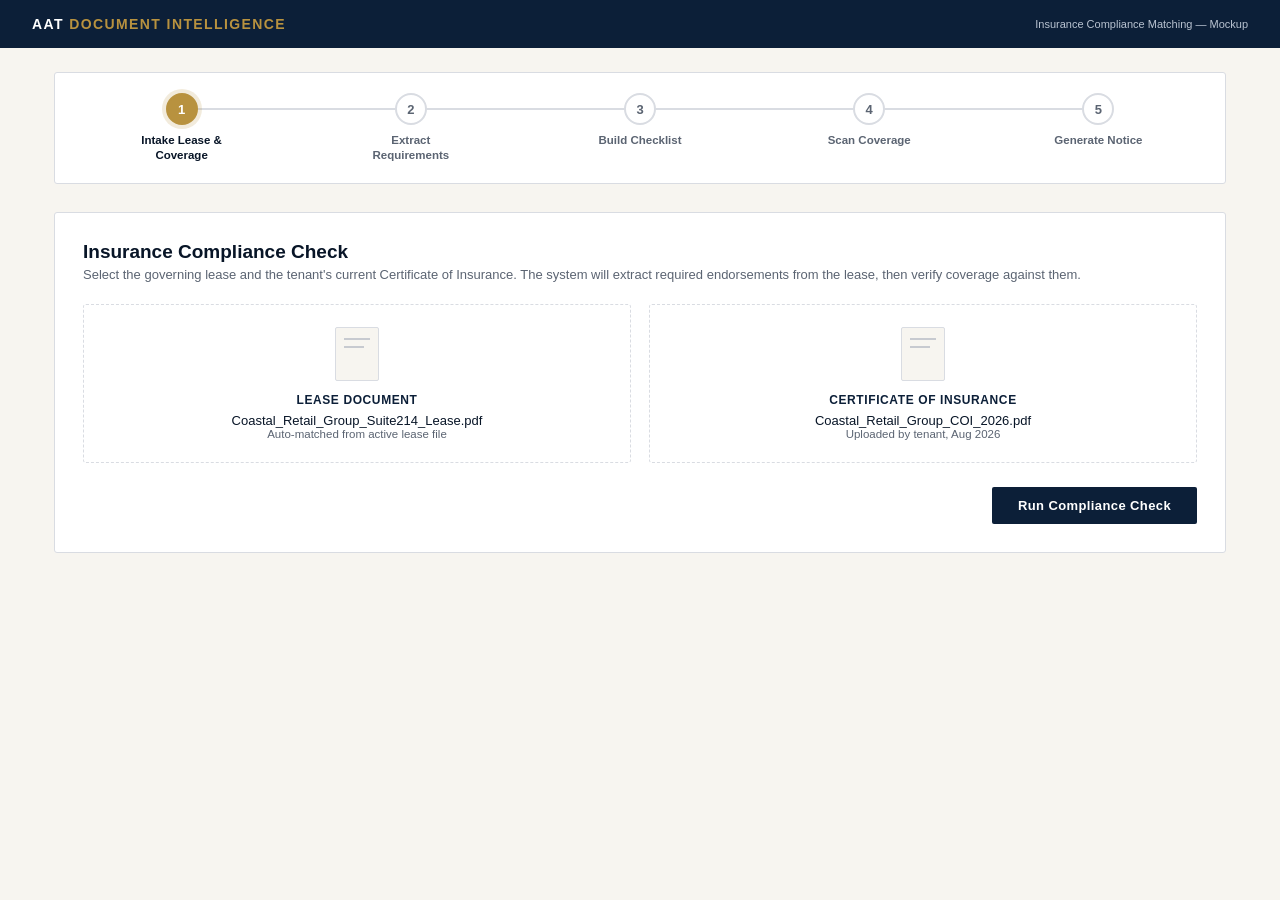
<file: insurance-compliance-mockup.html>
<!DOCTYPE html>
<html lang="en">
<head>
<meta charset="UTF-8">
<title>Insurance Compliance Matching</title>
<style>
  :root{
    --navy: #0c1f38;
    --navy-deep: #081527;
    --navy-mid: #16304f;
    --white: #ffffff;
    --cream: #f7f5f0;
    --gold: #b8923f;
    --line: #d9dce2;
    --text-soft: #5b6472;
    --green: #2f8f4e;
    --green-bg: #e6f5ea;
    --yellow: #b8860b;
    --yellow-bg: #fdf3d9;
    --red: #b13a3a;
    --red-bg: #fbe9e9;
    --gray-bg: #eef0f3;
  }
  *{box-sizing:border-box;}
  body{
    margin:0;
    font-family: -apple-system, "Segoe UI", Helvetica, Arial, sans-serif;
    background: var(--cream);
    color: var(--navy-deep);
  }
  .serif{ font-family: "Times New Roman", Times, serif; }

  header.topbar{
    background: var(--navy);
    color: var(--white);
    padding: 16px 32px;
    display:flex;
    align-items:center;
    justify-content:space-between;
  }
  header.topbar .brand{
    font-size:14px;
    letter-spacing: 0.1em;
    text-transform: uppercase;
    font-weight:600;
  }
  header.topbar .brand span{ color: var(--gold); }
  header.topbar .sub{ font-size:11px; color:#b9c3d1; }

  .wrap{ max-width: 1220px; margin: 0 auto; padding: 24px 24px 90px; }

  /* Stepper */
  .stepper{
    display:flex;
    align-items:flex-start;
    justify-content:space-between;
    margin-bottom: 28px;
    padding: 20px 12px;
    background: var(--white);
    border: 1px solid var(--line);
    border-radius: 3px;
  }
  .step{
    flex:1;
    display:flex;
    flex-direction:column;
    align-items:center;
    text-align:center;
    position:relative;
  }
  .step:not(:last-child)::after{
    content:"";
    position:absolute;
    top: 15px;
    left: 50%;
    width: 100%;
    height: 2px;
    background: var(--line);
    z-index:0;
  }
  .step.done:not(:last-child)::after{ background: var(--gold); }
  .step-dot{
    width: 32px; height: 32px;
    border-radius: 50%;
    background: var(--white);
    border: 2px solid var(--line);
    color: var(--text-soft);
    display:flex; align-items:center; justify-content:center;
    font-size: 13px; font-weight:700;
    position:relative; z-index:1;
    transition: all 0.3s;
  }
  .step.active .step-dot{
    border-color: var(--gold);
    background: var(--gold);
    color: var(--white);
    box-shadow: 0 0 0 4px rgba(184,146,63,0.18);
  }
  .step.done .step-dot{
    border-color: var(--gold);
    background: var(--navy);
    color: var(--white);
  }
  .step-label{
    margin-top: 8px;
    font-size: 11.5px;
    font-weight:600;
    color: var(--text-soft);
    max-width: 110px;
    line-height:1.3;
  }
  .step.active .step-label, .step.done .step-label{ color: var(--navy-deep); }

  /* Intake */
  .intake-card{
    background: var(--white);
    border: 1px solid var(--line);
    border-radius: 3px;
    padding: 28px;
  }
  .intake-card h1{ font-size: 19px; margin: 0 0 4px; }
  .intake-card .desc{ font-size: 13px; color: var(--text-soft); margin: 0 0 22px; }
  .intake-grid{
    display:grid;
    grid-template-columns: 1fr 1fr;
    gap: 18px;
  }
  .doc-pick{
    border: 1.5px dashed var(--line);
    border-radius: 3px;
    padding: 22px;
    text-align:center;
  }
  .doc-pick .doc-icon{
    width: 44px; height: 54px;
    margin: 0 auto 12px;
    background: var(--cream);
    border: 1px solid var(--line);
    border-radius: 2px;
    position:relative;
  }
  .doc-pick .doc-icon::before{
    content:""; position:absolute; top:10px; left:8px; right:8px; height:2px; background:#c7cad0;
  }
  .doc-pick .doc-icon::after{
    content:""; position:absolute; top:18px; left:8px; right:14px; height:2px; background:#c7cad0;
  }
  .doc-pick .label{ font-size:12px; font-weight:700; text-transform:uppercase; letter-spacing:0.05em; color: var(--navy); margin-bottom:4px; }
  .doc-pick .filename{ font-size: 13px; color: var(--navy-deep); margin-top:6px; }
  .doc-pick .hint{ font-size: 11.5px; color: var(--text-soft); }
  .cta-row{ margin-top: 24px; display:flex; justify-content:flex-end; }
  .btn-primary{
    background: var(--navy); color: var(--white); border:none;
    padding: 11px 26px; font-size: 13px; font-weight:600; letter-spacing:0.03em;
    border-radius: 2px; cursor:pointer; transition: background 0.15s;
  }
  .btn-primary:hover{ background: var(--navy-mid); }
  .btn-primary:disabled{ background:#9aa3b0; cursor:default; }
  .btn-secondary{
    background: var(--white); color: var(--navy); border: 1px solid var(--navy);
    padding: 9px 18px; font-size: 12.5px; font-weight:600; border-radius:2px; cursor:pointer;
  }
  .btn-secondary:hover{ background: var(--cream); }

  /* Main stage */
  .stage{ display:none; margin-top: 6px; }
  .stage.show{ display:block; }

  .status-strip{
    font-size: 12px; color: var(--text-soft); display:flex; align-items:center; gap:8px;
    margin-bottom: 12px; text-transform: uppercase; letter-spacing: 0.06em; font-weight:600;
  }
  .status-dot{ width:7px; height:7px; border-radius:50%; background: var(--gold); animation: pulse 1.2s infinite; }
  .status-strip.done .status-dot{ animation:none; background:#3d7a4f; }
  @keyframes pulse{ 0%,100%{ opacity:1; } 50%{ opacity:0.3; } }

  .cols{ display:grid; grid-template-columns: 1.4fr 1fr; gap: 20px; }
  .panel{ background: var(--white); border: 1px solid var(--line); border-radius: 3px; overflow:hidden; }
  .panel-head{
    background: var(--navy); color: var(--white); font-size: 12px; font-weight:600;
    letter-spacing: 0.05em; text-transform: uppercase; padding: 10px 16px;
    display:flex; justify-content:space-between; align-items:center;
  }
  .panel-head .doc-tag{
    font-size:9.5px; background: rgba(255,255,255,0.15); padding:2px 8px; border-radius:10px;
    letter-spacing:0.04em;
  }

  /* Document viewer (shared lease/COI) */
  .doc-panel-body{ display:flex; }
  .thumb-rail{
    width: 88px; flex-shrink:0; background: #dedcd7; border-right: 1px solid #c9c7c1;
    padding: 14px 10px; max-height: 540px; overflow-y:auto;
    display:flex; flex-direction:column; gap: 12px; align-items:center;
  }
  .thumb{
    width: 58px; height: 76px; background: var(--white); border: 2px solid transparent;
    box-shadow: 0 1px 4px rgba(0,0,0,0.18); position:relative; cursor:pointer; flex-shrink:0;
  }
  .thumb.active{ border-color: var(--gold); }
  .thumb .thumb-lines{ position:absolute; top:9px; left:7px; right:7px; }
  .thumb .thumb-lines div{ height:2px; background:#d5d3cd; margin-bottom:4px; }
  .thumb .thumb-num{ position:absolute; bottom: 4px; right: 6px; font-size: 9px; color: #9a9a95; }
  .thumb.found::after{
    content: ""; position:absolute; top:4px; left:4px; width:6px; height:6px; border-radius:50%; background: var(--gold);
  }

  .doc-viewport{ flex:1; background: #e7e6e2; padding: 22px; max-height: 540px; overflow-y: auto; }
  .doc-page{
    background: var(--white); max-width: 620px; margin: 0 auto 18px;
    box-shadow: 0 2px 10px rgba(0,0,0,0.12); padding: 40px 48px; position:relative;
  }
  .doc-page.lease-page{ font-family: "Times New Roman", Times, serif; color:#1c1c1c; }
  .doc-page.lease-page p{ margin:0 0 14px; font-size:13px; line-height:1.8; text-align:justify; }
  .doc-page.lease-page p.sec-head{ font-weight:bold; text-decoration:underline; margin-bottom:8px; }
  .doc-letterhead{ text-align:center; margin-bottom: 22px; padding-bottom: 14px; border-bottom: 1px solid #ccc; }
  .doc-letterhead .doc-title{ font-size: 14px; letter-spacing: 0.07em; text-transform: uppercase; font-weight:bold; }
  .doc-letterhead .doc-sub{ font-size: 10.5px; color: #666; margin-top: 4px; font-family: -apple-system, sans-serif; }

  .clause{ transition: background 0.5s ease, box-shadow 0.5s ease; border-radius: 1px; padding: 1px 2px; }
  .clause.sweeping{ background: rgba(184,146,63,0.55); box-shadow: 0 0 0 1px var(--gold); }
  .clause.done-green{ background: var(--green-bg); box-shadow: 0 0 0 1px rgba(47,143,78,0.4); }
  .clause.done-yellow{ background: var(--yellow-bg); box-shadow: 0 0 0 1px rgba(184,134,11,0.4); }
  .clause.done-red{ background: var(--red-bg); box-shadow: 0 0 0 1px rgba(177,58,58,0.4); }
  .clause.done-neutral{ background: rgba(184,146,63,0.22); }

  .scan-line{
    position: sticky; top: 0; height: 2px;
    background: linear-gradient(90deg, transparent, var(--gold), transparent);
    opacity: 0; z-index: 5;
  }
  .scan-line.active{ opacity: 1; }

  /* ACORD-style COI form */
  .coi-page{ font-family: -apple-system, "Segoe UI", Helvetica, Arial, sans-serif; }
  .coi-title-bar{
    display:flex; justify-content:space-between; align-items:flex-start;
    border-bottom: 2px solid #1c1c1c; padding-bottom:8px; margin-bottom:12px;
  }
  .coi-title-bar .t1{ font-size:13px; font-weight:800; letter-spacing:0.03em; }
  .coi-title-bar .t2{ font-size:9px; color:#666; margin-top:2px; }
  .coi-title-bar .certnum{ font-size:9px; color:#666; text-align:right; }
  .coi-grid{ display:grid; grid-template-columns: 1fr 1fr; gap: 0; border:1px solid #999; margin-bottom:10px; }
  .coi-cell{ border-right:1px solid #999; border-bottom:1px solid #999; padding:8px 10px; font-size:10px; }
  .coi-cell:nth-child(even){ border-right:none; }
  .coi-cell .lab{ font-size:8px; text-transform:uppercase; letter-spacing:0.04em; color:#777; display:block; margin-bottom:3px; }
  .coi-section-title{
    font-size:10px; font-weight:800; background:#1c1c1c; color:#fff; padding:5px 10px; letter-spacing:0.03em;
    margin: 14px 0 0;
  }
  table.coi-table{ width:100%; border-collapse:collapse; font-size:9px; margin-bottom:4px; }
  table.coi-table th{
    border:1px solid #999; background:#f0f0ee; padding:5px 6px; font-size:8.5px; text-transform:uppercase; letter-spacing:0.02em;
  }
  table.coi-table td{ border:1px solid #999; padding:6px 6px; vertical-align:top; }
  .coi-desc{ font-size:9.5px; line-height:1.6; border:1px solid #999; padding:8px 10px; margin-top:6px; }
  .coi-holder{ font-size:9.5px; line-height:1.6; border:1px solid #999; padding:8px 10px; margin-top:6px; }

  /* Checklist panel */
  .checklist-body{ padding: 16px 18px; max-height: 540px; overflow-y:auto; }
  .checklist-summary{
    display:flex; gap:10px; margin-bottom:14px; font-size:11px; font-weight:700;
  }
  .pill{ padding:4px 10px; border-radius:12px; }
  .pill.green{ background: var(--green-bg); color: var(--green); }
  .pill.yellow{ background: var(--yellow-bg); color: var(--yellow); }
  .pill.red{ background: var(--red-bg); color: var(--red); }

  .req-item{
    border: 1px solid var(--line); border-radius: 3px; padding: 12px 14px; margin-bottom: 10px;
    opacity:0; transform: translateY(6px); transition: opacity 0.4s, transform 0.4s, border-color 0.4s, background 0.4s;
  }
  .req-item.show{ opacity:1; transform:translateY(0); }
  .req-item .req-top{ display:flex; justify-content:space-between; align-items:flex-start; gap:8px; }
  .req-item .req-name{ font-size: 12.5px; font-weight:700; color: var(--navy-deep); }
  .req-item .req-required{ font-size: 11px; color: var(--text-soft); margin-top:3px; }
  .req-item .req-status{
    font-size: 9.5px; font-weight:800; text-transform:uppercase; letter-spacing:0.05em;
    padding: 3px 9px; border-radius: 10px; white-space:nowrap;
  }
  .req-item.pending{ background: var(--gray-bg); }
  .req-item.pending .req-status{ background:#dfe2e7; color:#6b7280; }
  .req-item.green{ background: var(--green-bg); border-color: rgba(47,143,78,0.35); }
  .req-item.green .req-status{ background: var(--green); color: #fff; }
  .req-item.yellow{ background: var(--yellow-bg); border-color: rgba(184,134,11,0.35); }
  .req-item.yellow .req-status{ background: var(--yellow); color: #fff; }
  .req-item.red{ background: var(--red-bg); border-color: rgba(177,58,58,0.35); }
  .req-item.red .req-status{ background: var(--red); color: #fff; }
  .req-item .req-finding{ font-size: 11.5px; margin-top: 8px; color: var(--navy-deep); display:none; }
  .req-item.resolved .req-finding{ display:block; }

  /* Email panel */
  .email-panel{ margin-top: 20px; max-height: 0; overflow:hidden; transition: max-height 0.6s ease; }
  .email-panel.open{ max-height: 900px; }
  .email-card{ background: var(--white); border: 1px solid var(--line); border-radius: 3px; overflow:hidden; }
  .email-fields{ padding: 20px 24px 6px; }
  .email-fields .row{ display:flex; gap:14px; padding: 9px 0; border-bottom: 1px solid var(--line); font-size:13px; align-items:baseline; }
  .email-fields .row .lab{ width: 70px; flex-shrink:0; color: var(--text-soft); font-weight:600; text-transform:uppercase; font-size:11px; letter-spacing:0.05em; }
  .email-fields .row input{ border:none; font-size:13px; width:100%; color: var(--navy-deep); background:transparent; font-family:inherit; }
  .email-fields .row input:focus{ outline:none; }
  .email-body-area{ padding: 18px 24px 24px; font-family:"Georgia", serif; font-size: 13.5px; line-height: 1.7; }
  .email-body-area textarea{
    width:100%; min-height: 260px; border: 1px solid var(--line); border-radius: 2px; padding: 14px;
    font-family: inherit; font-size: 13.5px; line-height: 1.7; color: var(--navy-deep); resize: vertical;
  }
  .email-actions{ display:flex; justify-content:flex-end; gap: 10px; padding: 0 24px 22px; }

  ::-webkit-scrollbar{ width:8px; }
  ::-webkit-scrollbar-thumb{ background: var(--line); border-radius:4px; }
</style>
</head>
<body>

<header class="topbar">
  <div class="brand">AAT <span>Document Intelligence</span></div>
  <div class="sub">Insurance Compliance Matching — Mockup</div>
</header>

<div class="wrap">

  <div class="stepper" id="stepper">
    <div class="step active" data-step="1"><div class="step-dot">1</div><div class="step-label">Intake Lease & Coverage</div></div>
    <div class="step" data-step="2"><div class="step-dot">2</div><div class="step-label">Extract Requirements</div></div>
    <div class="step" data-step="3"><div class="step-dot">3</div><div class="step-label">Build Checklist</div></div>
    <div class="step" data-step="4"><div class="step-dot">4</div><div class="step-label">Scan Coverage</div></div>
    <div class="step" data-step="5"><div class="step-dot">5</div><div class="step-label">Generate Notice</div></div>
  </div>

  <!-- Step 1: Intake -->
  <div class="intake-card" id="intake">
    <h1>Insurance Compliance Check</h1>
    <p class="desc">Select the governing lease and the tenant's current Certificate of Insurance. The system will extract required endorsements from the lease, then verify coverage against them.</p>
    <div class="intake-grid">
      <div class="doc-pick">
        <div class="doc-icon"></div>
        <div class="label">Lease Document</div>
        <div class="filename">Coastal_Retail_Group_Suite214_Lease.pdf</div>
        <div class="hint">Auto-matched from active lease file</div>
      </div>
      <div class="doc-pick">
        <div class="doc-icon"></div>
        <div class="label">Certificate of Insurance</div>
        <div class="filename">Coastal_Retail_Group_COI_2026.pdf</div>
        <div class="hint">Uploaded by tenant, Aug 2026</div>
      </div>
    </div>
    <div class="cta-row">
      <button class="btn-primary" id="btn-run">Run Compliance Check</button>
    </div>
  </div>

  <!-- Main stage -->
  <div class="stage" id="stage">
    <div class="status-strip" id="status-strip">
      <span class="status-dot"></span>
      <span id="status-text">Reading lease…</span>
    </div>

    <div class="cols">
      <div class="panel">
        <div class="panel-head">
          <span id="doc-panel-title">Lease Document — Coastal Retail Group LLC</span>
          <span class="doc-tag" id="doc-panel-tag">LEASE</span>
        </div>
        <div class="doc-panel-body">
          <div class="thumb-rail" id="thumb-rail">
            <div class="thumb active" data-page="1"><div class="thumb-lines"><div></div><div></div><div style="width:60%"></div></div><span class="thumb-num">1</span></div>
            <div class="thumb" data-page="2"><div class="thumb-lines"><div></div><div></div><div style="width:70%"></div></div><span class="thumb-num">2</span></div>
            <div class="thumb" data-page="3"><div class="thumb-lines"><div></div><div></div><div style="width:50%"></div></div><span class="thumb-num">3</span></div>
          </div>
          <div class="doc-viewport" id="doc-viewport">
            <div class="scan-line" id="scan-line"></div>

            <!-- LEASE VIEW -->
            <div id="lease-view">
              <div class="doc-page lease-page">
                <div class="doc-letterhead">
                  <div class="doc-title">Standard Commercial Lease Agreement</div>
                  <div class="doc-sub">La Jolla Commons Property Owner, LLC — Executed Instrument</div>
                </div>
                <p class="sec-head">Section 22 — Insurance</p>
                <p>Tenant shall, at its sole cost, maintain in full force during the Term commercial general liability insurance with limits of not less than <span class="clause" data-key="cgl-occ">$2,000,000 per occurrence</span> and <span class="clause" data-key="cgl-agg">$4,000,000 in the general aggregate</span>.</p>
                <p><span class="clause" data-key="add-insured">Landlord, Landlord's property manager, and any mortgagee designated by Landlord shall be named as additional insureds on Tenant's commercial general liability policy</span>, evidenced by an endorsement attached to the Certificate of Insurance.</p>
                <p><span class="clause" data-key="cert-holder">The Certificate of Insurance shall list Landlord as certificate holder at the notice address set forth in Section 14, including Tenant's specific suite designation</span>, and shall be kept current with Landlord's property management office at all times during the Term.</p>
                <p><span class="clause" data-key="property-ins">Tenant shall maintain property insurance on a replacement cost basis covering Tenant's personal property, trade fixtures, and any Tenant-installed improvements within the Premises</span>.</p>
                <p><span class="clause" data-key="workers-comp">Tenant shall maintain workers' compensation insurance in statutory amounts as required under California law for all employees working at the Premises</span>.</p>
              </div>
            </div>

            <!-- COI VIEW (hidden until step 4) -->
            <div id="coi-view" style="display:none;">
              <div class="doc-page coi-page">
                <div class="coi-title-bar">
                  <div>
                    <div class="t1">CERTIFICATE OF LIABILITY INSURANCE</div>
                    <div class="t2">THIS CERTIFICATE IS ISSUED AS A MATTER OF INFORMATION ONLY AND CONFERS NO RIGHTS UPON THE CERTIFICATE HOLDER.</div>
                  </div>
                  <div class="certnum">DATE: 08/01/2026<br/>CERT #: 26-CRG-0417</div>
                </div>
                <div class="coi-grid">
                  <div class="coi-cell"><span class="lab">Producer</span>Marsh McLennan Agency<br/>San Diego, CA</div>
                  <div class="coi-cell"><span class="lab">Insured</span><span class="clause" data-key="insured-name">Coastal Retail Group LLC, Suite 214, La Jolla Commons, San Diego, CA 92037</span></div>
                  <div class="coi-cell"><span class="lab">Insurer A</span>Liberty Mutual Insurance Co.</div>
                  <div class="coi-cell"><span class="lab">Insurer B</span>Travelers Casualty & Surety Co.</div>
                </div>

                <div class="coi-section-title">Coverages</div>
                <table class="coi-table">
                  <tr><th>Type of Insurance</th><th>Policy Number</th><th>Eff / Exp</th><th>Limits</th></tr>
                  <tr>
                    <td>Commercial General Liability</td>
                    <td>GL-4471829</td>
                    <td>01/01/26–01/01/27</td>
                    <td>
                      Each Occurrence: <span class="clause" data-key="cgl-occ">$2,000,000</span><br/>
                      General Aggregate: <span class="clause" data-key="cgl-agg">$2,000,000</span>
                    </td>
                  </tr>
                  <tr>
                    <td>Automobile Liability</td>
                    <td>AL-2290134</td>
                    <td>01/01/26–01/01/27</td>
                    <td>Combined Single Limit: $1,000,000</td>
                  </tr>
                  <tr>
                    <td>Workers Compensation / Employers Liability</td>
                    <td>WC-7738201</td>
                    <td>01/01/26–01/01/27</td>
                    <td><span class="clause" data-key="workers-comp">Statutory Limits — E.L. Each Accident $1,000,000</span></td>
                  </tr>
                </table>

                <div class="coi-section-title">Description of Operations / Endorsements</div>
                <div class="coi-desc">
                  <span class="clause" data-key="add-insured">La Jolla Commons Property Owner, LLC is included as Additional Insured with respect to General Liability per attached endorsement CG 20 11.</span>
                </div>

                <div class="coi-section-title">Certificate Holder</div>
                <div class="coi-holder">
                  <span class="clause" data-key="cert-holder">La Jolla Commons Property Owner, LLC<br/>8910 University Center Lane<br/>San Diego, CA 92037</span>
                </div>

                <div class="coi-section-title" style="background:#666;">Property / Contents Coverage</div>
                <div class="coi-desc" data-key-target="property-ins">
                  <span style="color:#999; font-style:italic;">No property or contents coverage line item appears on file for this Certificate Holder.</span>
                </div>
              </div>
            </div>

          </div>
        </div>
      </div>

      <div class="panel">
        <div class="panel-head">Insurance Requirement Checklist</div>
        <div class="checklist-body" id="checklist-body">
          <div class="checklist-summary" id="checklist-summary" style="display:none;">
            <span class="pill green" id="pill-green">0 Compliant</span>
            <span class="pill yellow" id="pill-yellow">0 Below Requirement</span>
            <span class="pill red" id="pill-red">0 Missing</span>
          </div>
          <div id="req-empty" style="font-size:12.5px; color:var(--text-soft); text-align:center; padding:30px 10px;">
            Waiting for lease review…
          </div>
        </div>
      </div>
    </div>

    <div class="email-panel" id="email-panel">
      <div class="email-card">
        <div class="panel-head">Generated Coverage Deficiency Notice</div>
        <div class="email-fields">
          <div class="row"><span class="lab">To</span><input id="e-to" value="notices@coastalretailgroup.com"/></div>
          <div class="row"><span class="lab">Cc</span><input id="e-cc" value="propertymanagement@aat.com"/></div>
          <div class="row"><span class="lab">Subject</span><input id="e-subject" value="Action Required — Certificate of Insurance Deficiencies, Suite 214"/></div>
        </div>
        <div class="email-body-area">
          <textarea id="e-body">Attn: Facilities Manager, Coastal Retail Group LLC

RE: Certificate of Insurance Review — Suite 214, La Jolla Commons

We have completed our periodic review of your Certificate of Insurance on file (Cert #26-CRG-0417) against the requirements of Section 22 of your Lease. The following items require attention:

BELOW REQUIRED AMOUNT
- General Liability Aggregate: your policy currently shows a $2,000,000 general aggregate limit; the Lease requires $4,000,000. Please provide an updated certificate reflecting the correct aggregate.
- Certificate Holder Address: your certificate lists the Landlord's address but does not include the Tenant's suite designation as required under Section 14. Please confirm this is not causing delivery issues on notices tied to this certificate.

MISSING COVERAGE
- Property Insurance: we do not have a property/contents insurance line on file covering your personal property, trade fixtures, or improvements within the Premises, as required under Section 22.

CONFIRMED IN GOOD STANDING
- Commercial General Liability (per-occurrence limit), Additional Insured endorsement, and Workers' Compensation coverage all meet the requirements on file and require no action at this time.

Please provide an updated Certificate of Insurance addressing the items above within 15 business days. Let us know if you have any questions.

Regards,
Property Management
American Assets Trust</textarea>
        </div>
        <div class="email-actions">
          <button class="btn-secondary">Copy to Clipboard</button>
          <button class="btn-secondary">Save Draft</button>
          <button class="btn-primary">Send</button>
        </div>
      </div>
    </div>
  </div>

</div>

<script>
  const requirements = [
    { key: "cgl-occ", name: "General Liability — Per Occurrence", required: "Required: $2,000,000 per occurrence" },
    { key: "cgl-agg", name: "General Liability — General Aggregate", required: "Required: $4,000,000 aggregate" },
    { key: "add-insured", name: "Additional Insured Endorsement", required: "Required: Landlord named as additional insured" },
    { key: "cert-holder", name: "Certificate Holder Designation", required: "Required: Landlord + Tenant suite at notice address" },
    { key: "property-ins", name: "Property / Contents Insurance", required: "Required: Replacement cost coverage on Tenant improvements" },
    { key: "workers-comp", name: "Workers' Compensation", required: "Required: Statutory limits, CA employees" },
  ];

  const coiResults = {
    "cgl-occ":     { status: "green",  finding: "COI shows $2,000,000 per occurrence — meets requirement." },
    "cgl-agg":     { status: "yellow", finding: "COI shows $2,000,000 aggregate — below the required $4,000,000." },
    "add-insured": { status: "green",  finding: "Endorsement CG 20 11 confirms Landlord as additional insured." },
    "cert-holder": { status: "yellow", finding: "Landlord listed as holder, but Tenant's suite designation is missing." },
    "property-ins":{ status: "red",    finding: "No property/contents coverage line found on the certificate." },
    "workers-comp":{ status: "green",  finding: "Statutory workers' compensation coverage confirmed." },
  };

  const stepper = document.getElementById('stepper');
  function setStep(n){
    document.querySelectorAll('.step').forEach(s => {
      const num = parseInt(s.dataset.step);
      s.classList.remove('active','done');
      if(num < n) s.classList.add('done');
      else if(num === n) s.classList.add('active');
    });
  }

  const intake = document.getElementById('intake');
  const stage = document.getElementById('stage');
  const statusStrip = document.getElementById('status-strip');
  const statusText = document.getElementById('status-text');
  const scanLine = document.getElementById('scan-line');
  const checklistBody = document.getElementById('checklist-body');
  const reqEmpty = document.getElementById('req-empty');
  const checklistSummary = document.getElementById('checklist-summary');
  const leaseView = document.getElementById('lease-view');
  const coiView = document.getElementById('coi-view');
  const docPanelTitle = document.getElementById('doc-panel-title');
  const docPanelTag = document.getElementById('doc-panel-tag');
  const emailPanel = document.getElementById('email-panel');

  document.getElementById('btn-run').addEventListener('click', () => {
    intake.style.display = 'none';
    stage.classList.add('show');
    setStep(2);
    statusStrip.classList.remove('done');
    statusText.textContent = 'Reading lease…';
    runLeaseExtraction();
  });

  function runLeaseExtraction(){
    scanLine.classList.add('active');
    const clauses = Array.from(leaseView.querySelectorAll('.clause'));
    let i = 0;

    function next(){
      if (i >= clauses.length){
        scanLine.classList.remove('active');
        setStep(3);
        statusText.textContent = 'Requirements extracted — building checklist…';
        setTimeout(() => {
          statusStrip.classList.add('done');
          setTimeout(startCoiScan, 700);
        }, 900);
        return;
      }
      const el = clauses[i];
      el.classList.add('sweeping');
      el.scrollIntoView({ behavior:'smooth', block:'center' });

      setTimeout(() => {
        el.classList.remove('sweeping');
        el.classList.add('done-neutral');

        const req = requirements.find(r => r.key === el.dataset.key);
        if (req && !document.getElementById('req-' + req.key)){
          if (reqEmpty.parentNode) reqEmpty.remove();
          const item = document.createElement('div');
          item.className = 'req-item pending';
          item.id = 'req-' + req.key;
          item.innerHTML = `
            <div class="req-top">
              <div>
                <div class="req-name">${req.name}</div>
                <div class="req-required">${req.required}</div>
              </div>
              <div class="req-status">Pending</div>
            </div>
            <div class="req-finding"></div>
          `;
          checklistBody.appendChild(item);
          requestAnimationFrame(() => item.classList.add('show'));
        }
        i++;
        setTimeout(next, 300);
      }, 800);
    }
    setTimeout(next, 500);
  }

  function startCoiScan(){
    setStep(4);
    statusStrip.classList.remove('done');
    statusText.textContent = 'Scanning Certificate of Insurance…';
    docPanelTitle.textContent = 'Certificate of Insurance — Coastal Retail Group LLC';
    docPanelTag.textContent = 'COI';
    leaseView.style.display = 'none';
    coiView.style.display = 'block';
    checklistSummary.style.display = 'flex';
    scanLine.classList.add('active');

    // reset scroll
    document.getElementById('doc-viewport').scrollTop = 0;

    const clauses = Array.from(coiView.querySelectorAll('.clause'));
    // de-dupe by key, keep order of requirements list for a sensible narrative
    const orderedKeys = requirements.map(r => r.key);
    const seen = new Set();
    const orderedClauses = [];
    orderedKeys.forEach(key => {
      const el = coiView.querySelector(`.clause[data-key="${key}"]`);
      if (el && !seen.has(key)){ orderedClauses.push(el); seen.add(key); }
    });
    // property-ins has no clause span in COI (missing) — handle separately
    let i = 0;

    function colorFor(status){
      return status === 'green' ? 'done-green' : status === 'yellow' ? 'done-yellow' : 'done-red';
    }

    function resolveItem(key){
      const result = coiResults[key];
      const item = document.getElementById('req-' + key);
      if (!item) return;
      item.classList.remove('pending');
      item.classList.add(result.status, 'resolved');
      item.querySelector('.req-status').textContent =
        result.status === 'green' ? 'Compliant' : result.status === 'yellow' ? 'Below Requirement' : 'Missing';
      item.querySelector('.req-finding').textContent = result.finding;
      item.scrollIntoView({ behavior:'smooth', block:'nearest' });
      updateSummary();
    }

    function updateSummary(){
      const items = document.querySelectorAll('.req-item.resolved');
      let g=0,y=0,r=0;
      items.forEach(it => {
        if (it.classList.contains('green')) g++;
        else if (it.classList.contains('yellow')) y++;
        else if (it.classList.contains('red')) r++;
      });
      document.getElementById('pill-green').textContent = g + ' Compliant';
      document.getElementById('pill-yellow').textContent = y + ' Below Requirement';
      document.getElementById('pill-red').textContent = r + ' Missing';
    }

    function next(){
      if (i >= orderedClauses.length){
        // resolve property-ins (missing, no clause to sweep)
        resolveItem('property-ins');
        scanLine.classList.remove('active');
        statusStrip.classList.add('done');
        statusText.textContent = 'Scan complete';
        setStep(5);
        setTimeout(() => emailPanel.classList.add('open'), 400);
        return;
      }
      const el = orderedClauses[i];
      const key = el.dataset.key;
      el.classList.add('sweeping');
      el.scrollIntoView({ behavior:'smooth', block:'center' });

      setTimeout(() => {
        el.classList.remove('sweeping');
        el.classList.add(colorFor(coiResults[key].status));
        resolveItem(key);
        i++;
        setTimeout(next, 350);
      }, 850);
    }
    setTimeout(next, 600);
  }

  document.querySelectorAll('.thumb').forEach(t => {
    t.addEventListener('click', () => {
      document.querySelectorAll('.thumb').forEach(x => x.classList.remove('active'));
      t.classList.add('active');
    });
  });
</script>

</body>
</html>
</file>
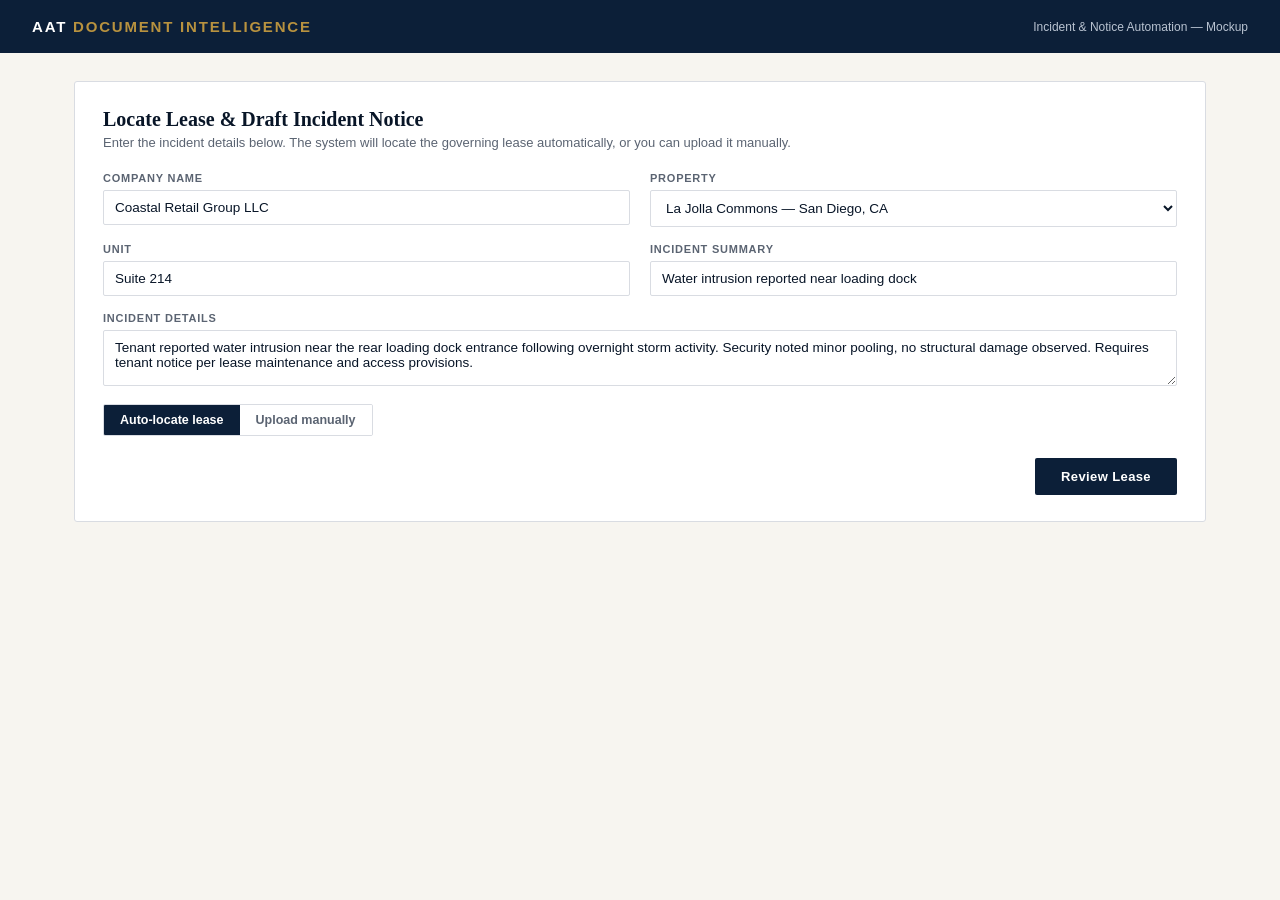
<file: lease-search-mockup.html>
<!DOCTYPE html>
<html lang="en">
<head>
<meta charset="UTF-8">
<title>Lease Review & Incident Notice</title>
<style>
  :root{
    --navy: #0c1f38;
    --navy-deep: #081527;
    --navy-mid: #16304f;
    --white: #ffffff;
    --cream: #f7f5f0;
    --gold: #b8923f;
    --line: #d9dce2;
    --text-soft: #5b6472;
    --highlight: rgba(184,146,63,0.28);
    --highlight-active: rgba(184,146,63,0.55);
  }
  *{box-sizing:border-box;}
  body{
    margin:0;
    font-family: "Georgia", "Iowan Old Style", serif;
    background: var(--cream);
    color: var(--navy-deep);
  }
  .sans{ font-family: -apple-system, "Segoe UI", Helvetica, Arial, sans-serif; }

  header.topbar{
    background: var(--navy);
    color: var(--white);
    padding: 18px 32px;
    display:flex;
    align-items:center;
    justify-content:space-between;
  }
  header.topbar .brand{
    font-size:15px;
    letter-spacing: 0.12em;
    text-transform: uppercase;
    font-family: -apple-system, "Segoe UI", Helvetica, Arial, sans-serif;
    font-weight:600;
  }
  header.topbar .brand span{ color: var(--gold); }
  header.topbar .sub{
    font-family: -apple-system, "Segoe UI", Helvetica, Arial, sans-serif;
    font-size:12px;
    color: #b9c3d1;
  }

  .wrap{
    max-width: 1180px;
    margin: 0 auto;
    padding: 28px 24px 80px;
  }

  /* Search panel */
  .search-card{
    background: var(--white);
    border: 1px solid var(--line);
    border-radius: 3px;
    padding: 26px 28px;
  }
  .search-card h1{
    font-size: 20px;
    margin: 0 0 4px;
    font-weight: 600;
  }
  .search-card .desc{
    font-family: -apple-system, "Segoe UI", Helvetica, Arial, sans-serif;
    font-size: 13px;
    color: var(--text-soft);
    margin: 0 0 22px;
  }
  .field-grid{
    display:grid;
    grid-template-columns: 1fr 1fr;
    gap: 16px 20px;
    font-family: -apple-system, "Segoe UI", Helvetica, Arial, sans-serif;
  }
  .field{ display:flex; flex-direction:column; gap:6px; }
  .field.full{ grid-column: 1 / -1; }
  .field label{
    font-size: 11px;
    text-transform: uppercase;
    letter-spacing: 0.07em;
    color: var(--text-soft);
    font-weight:600;
  }
  .field input, .field textarea, .field select{
    border: 1px solid var(--line);
    border-radius: 2px;
    padding: 9px 11px;
    font-size: 13.5px;
    font-family: inherit;
    color: var(--navy-deep);
    background: var(--white);
  }
  .field textarea{ resize: vertical; min-height: 56px; }
  .field input:focus, .field textarea:focus, .field select:focus{
    outline: none;
    border-color: var(--gold);
    box-shadow: 0 0 0 3px rgba(184,146,63,0.15);
  }

  .mode-toggle{
    display:flex;
    gap:0;
    margin-top: 18px;
    border: 1px solid var(--line);
    border-radius: 2px;
    width: fit-content;
    overflow:hidden;
    font-family: -apple-system, "Segoe UI", Helvetica, Arial, sans-serif;
  }
  .mode-toggle button{
    border:none;
    background: var(--white);
    padding: 8px 16px;
    font-size: 12.5px;
    font-weight:600;
    color: var(--text-soft);
    cursor:pointer;
  }
  .mode-toggle button.active{
    background: var(--navy);
    color: var(--white);
  }

  .upload-zone{
    margin-top: 14px;
    border: 1.5px dashed var(--line);
    border-radius: 3px;
    padding: 20px;
    text-align:center;
    font-family: -apple-system, "Segoe UI", Helvetica, Arial, sans-serif;
    font-size: 12.5px;
    color: var(--text-soft);
    display:none;
  }
  .upload-zone.show{ display:block; }

  .cta-row{
    margin-top: 22px;
    display:flex;
    justify-content:flex-end;
  }
  .btn-primary{
    background: var(--navy);
    color: var(--white);
    border:none;
    padding: 11px 26px;
    font-size: 13px;
    font-family: -apple-system, "Segoe UI", Helvetica, Arial, sans-serif;
    font-weight:600;
    letter-spacing:0.03em;
    border-radius: 2px;
    cursor:pointer;
    transition: background 0.15s;
  }
  .btn-primary:hover{ background: var(--navy-mid); }
  .btn-primary:disabled{ background:#9aa3b0; cursor:default; }

  /* Result section */
  .results{
    display:none;
    margin-top: 32px;
  }
  .results.show{ display:block; }

  .status-strip{
    font-family: -apple-system, "Segoe UI", Helvetica, Arial, sans-serif;
    font-size: 12px;
    color: var(--text-soft);
    display:flex;
    align-items:center;
    gap:8px;
    margin-bottom: 12px;
    text-transform: uppercase;
    letter-spacing: 0.06em;
    font-weight:600;
  }
  .status-dot{
    width:7px; height:7px; border-radius:50%;
    background: var(--gold);
    animation: pulse 1.2s infinite;
  }
  .status-strip.done .status-dot{ animation:none; background:#3d7a4f; }
  @keyframes pulse{
    0%,100%{ opacity:1; } 50%{ opacity:0.3; }
  }

  .cols{
    display:grid;
    grid-template-columns: 1.5fr 1fr;
    gap: 20px;
  }

  .panel{
    background: var(--white);
    border: 1px solid var(--line);
    border-radius: 3px;
    overflow:hidden;
  }
  .panel-head{
    background: var(--navy);
    color: var(--white);
    font-family: -apple-system, "Segoe UI", Helvetica, Arial, sans-serif;
    font-size: 12px;
    font-weight:600;
    letter-spacing: 0.05em;
    text-transform: uppercase;
    padding: 10px 16px;
  }

  .lease-panel-body{
    display:flex;
  }
  .thumb-rail{
    width: 96px;
    flex-shrink:0;
    background: #dedcd7;
    border-right: 1px solid #c9c7c1;
    padding: 14px 10px;
    max-height: 560px;
    overflow-y:auto;
    display:flex;
    flex-direction:column;
    gap: 12px;
    align-items:center;
  }
  .thumb{
    width: 64px;
    height: 84px;
    background: var(--white);
    border: 2px solid transparent;
    box-shadow: 0 1px 4px rgba(0,0,0,0.18);
    position:relative;
    cursor:pointer;
    flex-shrink:0;
  }
  .thumb.active{ border-color: var(--gold); }
  .thumb .thumb-lines{
    position:absolute;
    top:10px; left:8px; right:8px;
  }
  .thumb .thumb-lines div{
    height:2px;
    background:#d5d3cd;
    margin-bottom:4px;
  }
  .thumb .thumb-num{
    position:absolute;
    bottom: 4px;
    right: 6px;
    font-family: -apple-system, "Segoe UI", Helvetica, Arial, sans-serif;
    font-size: 9px;
    color: #9a9a95;
  }
  .thumb.found::after{
    content: "";
    position:absolute;
    top:4px; left:4px;
    width:6px; height:6px;
    border-radius:50%;
    background: var(--gold);
  }
  .lease-viewport{
    flex: 1;
    background: #e7e6e2;
    padding: 24px;
    max-height: 560px;
    overflow-y: auto;
  }
  .lease-page{
    background: var(--white);
    max-width: 620px;
    margin: 0 auto 20px;
    box-shadow: 0 2px 10px rgba(0,0,0,0.12);
    padding: 48px 56px;
    font-family: "Times New Roman", Times, serif;
    color: #1c1c1c;
    position: relative;
  }
  .lease-page::before{
    content: attr(data-page);
    position: absolute;
    bottom: 16px;
    right: 24px;
    font-family: -apple-system, "Segoe UI", Helvetica, Arial, sans-serif;
    font-size: 10px;
    color: #9a9a95;
    letter-spacing: 0.04em;
  }
  .lease-letterhead{
    text-align:center;
    margin-bottom: 26px;
    padding-bottom: 16px;
    border-bottom: 1px solid #ccc;
  }
  .lease-letterhead .doc-title{
    font-size: 15px;
    letter-spacing: 0.08em;
    text-transform: uppercase;
    font-weight:bold;
  }
  .lease-letterhead .doc-sub{
    font-size: 11px;
    color: #666;
    margin-top: 4px;
    font-family: -apple-system, "Segoe UI", Helvetica, Arial, sans-serif;
  }
  .lease-page p{
    margin: 0 0 15px;
    font-size: 13.5px;
    line-height: 1.85;
    text-align: justify;
  }
  .lease-page p.sec-head{
    font-weight: bold;
    text-decoration: underline;
    margin-bottom: 8px;
  }
  .lease-page .clause{
    transition: background 0.5s ease, box-shadow 0.5s ease;
    border-radius: 1px;
    padding: 1px 2px;
  }
  .lease-page .clause.sweeping{
    background: var(--highlight-active);
    box-shadow: 0 0 0 1px var(--gold);
  }
  .lease-page .clause.done{
    background: var(--highlight);
  }
  .scan-line{
    position: sticky;
    top: 0;
    height: 2px;
    background: linear-gradient(90deg, transparent, var(--gold), transparent);
    opacity: 0;
    z-index: 5;
  }
  .scan-line.active{ opacity: 1; }

  .extract-body{
    padding: 18px 20px;
    font-family: -apple-system, "Segoe UI", Helvetica, Arial, sans-serif;
  }
  .extract-row{
    display:flex;
    justify-content:space-between;
    gap: 10px;
    padding: 10px 0;
    border-bottom: 1px solid var(--line);
    opacity:0;
    transform: translateY(4px);
    transition: opacity 0.4s ease, transform 0.4s ease;
  }
  .extract-row.show{ opacity:1; transform: translateY(0); }
  .extract-row:last-child{ border-bottom:none; }
  .extract-row .k{
    font-size: 11px;
    text-transform: uppercase;
    letter-spacing: 0.05em;
    color: var(--text-soft);
    font-weight:600;
  }
  .extract-row .v{
    font-size: 13px;
    color: var(--navy-deep);
    text-align:right;
  }
  .extract-empty{
    font-size: 12.5px;
    color: var(--text-soft);
    text-align:center;
    padding: 30px 10px;
  }

  /* Email panel */
  .email-panel{
    margin-top: 20px;
    max-height: 0;
    overflow:hidden;
    transition: max-height 0.6s ease;
  }
  .email-panel.open{ max-height: 900px; }
  .email-card{
    background: var(--white);
    border: 1px solid var(--line);
    border-radius: 3px;
    overflow:hidden;
  }
  .email-fields{
    padding: 20px 24px 6px;
    font-family: -apple-system, "Segoe UI", Helvetica, Arial, sans-serif;
  }
  .email-fields .row{
    display:flex;
    gap:14px;
    padding: 9px 0;
    border-bottom: 1px solid var(--line);
    font-size:13px;
    align-items:baseline;
  }
  .email-fields .row .lab{
    width: 70px;
    flex-shrink:0;
    color: var(--text-soft);
    font-weight:600;
    text-transform:uppercase;
    font-size:11px;
    letter-spacing:0.05em;
  }
  .email-fields .row input{
    border:none;
    font-size:13px;
    font-family: inherit;
    width:100%;
    color: var(--navy-deep);
    background:transparent;
  }
  .email-fields .row input:focus{ outline:none; }
  .email-body-area{
    padding: 18px 24px 24px;
    font-family: "Georgia", serif;
    font-size: 14px;
    line-height: 1.7;
  }
  .email-body-area textarea{
    width:100%;
    min-height: 220px;
    border: 1px solid var(--line);
    border-radius: 2px;
    padding: 14px;
    font-family: inherit;
    font-size: 14px;
    line-height: 1.7;
    color: var(--navy-deep);
    resize: vertical;
  }
  .email-actions{
    display:flex;
    justify-content:flex-end;
    gap: 10px;
    padding: 0 24px 22px;
    font-family: -apple-system, "Segoe UI", Helvetica, Arial, sans-serif;
  }
  .btn-secondary{
    background: var(--white);
    color: var(--navy);
    border: 1px solid var(--navy);
    padding: 9px 18px;
    font-size: 12.5px;
    font-weight:600;
    border-radius:2px;
    cursor:pointer;
  }
  .btn-secondary:hover{ background: var(--cream); }

  ::-webkit-scrollbar{ width:8px; }
  ::-webkit-scrollbar-thumb{ background: var(--line); border-radius:4px; }
</style>
</head>
<body>

<header class="topbar">
  <div class="brand">AAT <span>Document Intelligence</span></div>
  <div class="sub">Incident &amp; Notice Automation — Mockup</div>
</header>

<div class="wrap">

  <div class="search-card">
    <h1>Locate Lease &amp; Draft Incident Notice</h1>
    <p class="desc">Enter the incident details below. The system will locate the governing lease automatically, or you can upload it manually.</p>

    <div class="field-grid">
      <div class="field">
        <label>Company Name</label>
        <input id="f-company" type="text" value="Coastal Retail Group LLC" />
      </div>
      <div class="field">
        <label>Property</label>
        <select id="f-property">
          <option>La Jolla Commons — San Diego, CA</option>
        </select>
      </div>
      <div class="field">
        <label>Unit</label>
        <input id="f-unit" type="text" value="Suite 214" />
      </div>
      <div class="field">
        <label>Incident Summary</label>
        <input id="f-incident-short" type="text" value="Water intrusion reported near loading dock" />
      </div>
      <div class="field full">
        <label>Incident Details</label>
        <textarea id="f-incident">Tenant reported water intrusion near the rear loading dock entrance following overnight storm activity. Security noted minor pooling, no structural damage observed. Requires tenant notice per lease maintenance and access provisions.</textarea>
      </div>
    </div>

    <div class="mode-toggle">
      <button id="mode-auto" class="active">Auto-locate lease</button>
      <button id="mode-manual">Upload manually</button>
    </div>

    <div class="upload-zone" id="upload-zone">
      Drag lease PDF here, or click to browse
    </div>

    <div class="cta-row">
      <button class="btn-primary" id="btn-review">Review Lease</button>
    </div>
  </div>

  <div class="results" id="results">
    <div class="status-strip" id="status-strip">
      <span class="status-dot"></span>
      <span id="status-text">Scanning lease…</span>
    </div>

    <div class="cols">
      <div class="panel">
        <div class="panel-head">Lease Document — Coastal Retail Group LLC, Suite 214</div>
        <div class="lease-panel-body">
          <div class="thumb-rail" id="thumb-rail">
            <div class="thumb active" data-page="1"><div class="thumb-lines"><div></div><div></div><div style="width:60%"></div></div><span class="thumb-num">1</span></div>
            <div class="thumb" data-page="2"><div class="thumb-lines"><div></div><div></div><div style="width:70%"></div></div><span class="thumb-num">2</span></div>
            <div class="thumb" data-page="3"><div class="thumb-lines"><div></div><div></div><div style="width:50%"></div></div><span class="thumb-num">3</span></div>
            <div class="thumb" data-page="4"><div class="thumb-lines"><div></div><div></div><div style="width:65%"></div></div><span class="thumb-num">4</span></div>
          </div>
          <div class="lease-viewport" id="lease-body">
          <div class="scan-line" id="scan-line"></div>
          <div class="lease-page" data-page="Page 1 of 4">
            <div class="lease-letterhead">
              <div class="doc-title">Standard Commercial Lease Agreement</div>
              <div class="doc-sub">La Jolla Commons Property Owner, LLC — Executed Instrument</div>
            </div>
            <p>This Lease Agreement ("Lease") is entered into as of the Effective Date by and between La Jolla Commons Property Owner, LLC, a Delaware limited liability company ("Landlord"), and <span class="clause" data-key="tenant">Coastal Retail Group LLC, a California limited liability company ("Tenant")</span>, for the premises located at <span class="clause" data-key="premises">La Jolla Commons, Suite 214, San Diego, CA 92037 ("Premises")</span>, as more particularly described in Exhibit A attached hereto.</p>
            <p>WHEREAS, Landlord is the owner of the building commonly known as La Jolla Commons; and WHEREAS, Tenant desires to lease the Premises for the Permitted Use set forth in Section 3 below, the parties agree to the terms set forth herein.</p>
            <p class="sec-head">Section 9 — Maintenance &amp; Repairs</p>
            <p>Landlord shall be responsible for maintenance and repair of common areas, structural elements, roof, and loading dock facilities serving the Premises, except where such condition arises from Tenant's negligence or misuse. <span class="clause" data-key="notice">Tenant shall provide written notice of any condition requiring repair, including water intrusion or damage, within forty-eight (48) hours of discovery, delivered to Landlord's designated notice address set forth in Section 14</span>. Failure to provide timely notice may limit Tenant's remedies under this Section.</p>
            <p class="sec-head">Section 14 — Notices</p>
            <p>All notices, demands, or other communications under this Lease shall be in writing and delivered to Tenant at: <span class="clause" data-key="contact">Attn: Facilities Manager, Coastal Retail Group LLC, notices@coastalretailgroup.com</span>. Notices delivered by email shall be deemed received on the date sent, provided a read receipt or confirmation is obtained; notices delivered by mail shall be deemed received three (3) business days after deposit.</p>
            <p class="sec-head">Section 22 — Insurance</p>
            <p><span class="clause" data-key="insurance">Tenant shall maintain commercial general liability insurance in an amount not less than $2,000,000 per occurrence, with Landlord named as additional insured, evidenced by a current Certificate of Insurance on file with Landlord at all times during the Term</span>. Tenant shall furnish a renewal certificate no later than thirty (30) days prior to expiration of any such policy.</p>
          </div>
          </div>
        </div>
      </div>

      <div class="panel">
        <div class="panel-head">Extracted Details</div>
        <div class="extract-body" id="extract-body">
          <div class="extract-empty" id="extract-empty">Waiting for extraction…</div>
        </div>
      </div>
    </div>

    <div class="email-panel" id="email-panel">
      <div class="email-card">
        <div class="panel-head">Generated Incident Notice</div>
        <div class="email-fields">
          <div class="row"><span class="lab">To</span><input id="e-to" value="notices@coastalretailgroup.com"/></div>
          <div class="row"><span class="lab">Cc</span><input id="e-cc" value="propertymanagement@aat.com"/></div>
          <div class="row"><span class="lab">Subject</span><input id="e-subject" value="Notice of Incident — La Jolla Commons, Suite 214"/></div>
        </div>
        <div class="email-body-area">
          <textarea id="e-body">Attn: Facilities Manager, Coastal Retail Group LLC

RE: Notice of Incident — Suite 214, La Jolla Commons

This letter serves as notice, per Section 9 of the Lease, of an incident identified at the above Premises.

Incident Summary: Water intrusion reported near loading dock. Tenant reported water intrusion near the rear loading dock entrance following overnight storm activity. Security noted minor pooling, no structural damage observed.

Per Section 9 (Maintenance & Repairs), Tenant is required to provide written notice of any condition requiring repair within 48 hours of discovery. Please confirm receipt of this notice and advise if further inspection or remediation is requested.

We also note your Certificate of Insurance on file per Section 22 and will refer to it should any related claim arise.

Regards,
Property Management
American Assets Trust</textarea>
        </div>
        <div class="email-actions">
          <button class="btn-secondary">Copy to Clipboard</button>
          <button class="btn-secondary">Save Draft</button>
          <button class="btn-primary">Send</button>
        </div>
      </div>
    </div>

  </div>

</div>

<script>
  const modeAuto = document.getElementById('mode-auto');
  const modeManual = document.getElementById('mode-manual');
  const uploadZone = document.getElementById('upload-zone');

  modeAuto.addEventListener('click', () => {
    modeAuto.classList.add('active');
    modeManual.classList.remove('active');
    uploadZone.classList.remove('show');
  });
  modeManual.addEventListener('click', () => {
    modeManual.classList.add('active');
    modeAuto.classList.remove('active');
    uploadZone.classList.add('show');
  });

  document.querySelectorAll('.thumb').forEach(t => {
    t.addEventListener('click', () => {
      document.querySelectorAll('.thumb').forEach(x => x.classList.remove('active'));
      t.classList.add('active');
    });
  });

  const btnReview = document.getElementById('btn-review');
  const results = document.getElementById('results');
  const statusStrip = document.getElementById('status-strip');
  const statusText = document.getElementById('status-text');
  const extractBody = document.getElementById('extract-body');
  const extractEmpty = document.getElementById('extract-empty');
  const emailPanel = document.getElementById('email-panel');

  const extractionMap = [
    { key: 'tenant', label: 'Tenant Legal Name', value: 'Coastal Retail Group LLC' },
    { key: 'premises', label: 'Premises', value: 'Suite 214, La Jolla Commons' },
    { key: 'notice', label: 'Notice Requirement', value: 'Written notice within 48 hrs (Sec. 9)' },
    { key: 'contact', label: 'Notice Contact', value: 'notices@coastalretailgroup.com' },
    { key: 'insurance', label: 'Insurance on File', value: 'COI current, Landlord additional insured' },
  ];

  btnReview.addEventListener('click', () => {
    // reset
    document.getElementById('scan-line').classList.add('active');
    document.querySelectorAll('.clause').forEach(el => el.classList.remove('sweeping','done'));
    extractBody.innerHTML = '';
    extractBody.appendChild(extractEmpty);
    emailPanel.classList.remove('open');
    statusStrip.classList.remove('done');
    statusText.textContent = 'Scanning lease…';
    btnReview.disabled = true;
    btnReview.textContent = 'Reviewing…';

    results.classList.add('show');
    results.scrollIntoView({ behavior: 'smooth', block: 'start' });

    const clauses = Array.from(document.querySelectorAll('.clause'));
    let i = 0;

    setTimeout(() => { statusText.textContent = 'Extracting clauses…'; }, 500);

    function sweepNext() {
      if (i > 0) clauses[i-1].classList.remove('sweeping');
      if (i >= clauses.length) {
        statusText.textContent = 'Complete';
        statusStrip.classList.add('done');
        document.getElementById('scan-line').classList.remove('active');
        document.querySelector('.thumb[data-page="1"]').classList.add('found');
        btnReview.disabled = false;
        btnReview.textContent = 'Review Lease';
        setTimeout(() => emailPanel.classList.add('open'), 300);
        return;
      }
      const el = clauses[i];
      el.classList.add('sweeping');
      el.scrollIntoView({ behavior: 'smooth', block: 'center' });

      setTimeout(() => {
        el.classList.remove('sweeping');
        el.classList.add('done');

        const match = extractionMap.find(m => m.key === el.dataset.key);
        if (match) {
          if (extractEmpty.parentNode) extractEmpty.remove();
          const row = document.createElement('div');
          row.className = 'extract-row';
          row.innerHTML = `<span class="k">${match.label}</span><span class="v">${match.value}</span>`;
          extractBody.appendChild(row);
          requestAnimationFrame(() => row.classList.add('show'));
        }

        i++;
        setTimeout(sweepNext, 350);
      }, 900);
    }
    setTimeout(sweepNext, 700);
  });
</script>

</body>
</html>
</file>
